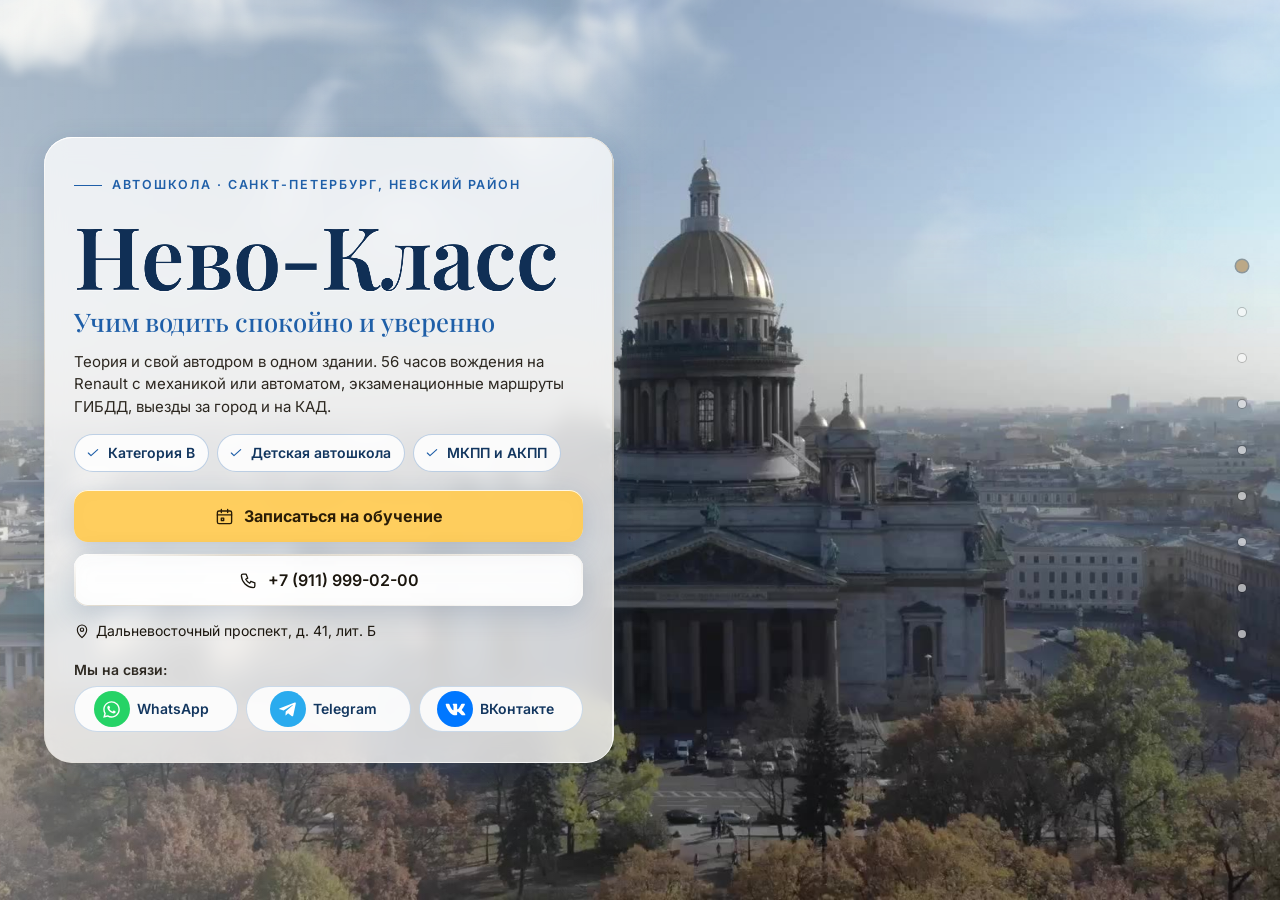
<file: index.html>
<!DOCTYPE html>
<html lang="ru" data-theme="light">
<head>
<meta charset="utf-8">
<meta name="viewport" content="width=device-width, initial-scale=1, viewport-fit=cover">
<title>Автошкола «Нево-Класс» — Санкт-Петербург, Невский район</title>
<meta name="description" content="Автошкола «Нево-Класс»: категория B на МКПП и АКПП, свой автодром, теория и вождение в одном месте, Дальневосточный проспект, 41 лит. Б. Запись: +7 (911) 999-02-00.">
<meta name="robots" content="noindex, nofollow, noarchive">
<meta name="geo.region" content="RU-SPE">
<meta name="geo.placename" content="Санкт-Петербург">
<meta name="geo.position" content="59.8944504;30.4585142">
<meta name="ICBM" content="59.8944504, 30.4585142">
<meta property="og:type" content="website">
<meta property="og:locale" content="ru_RU">
<meta property="og:site_name" content="Нево-Класс">
<meta property="og:title" content="Автошкола «Нево-Класс» — Санкт-Петербург, Невский район">
<meta property="og:description" content="Автошкола «Нево-Класс»: категория B на МКПП и АКПП, свой автодром, теория и вождение в одном месте, Дальневосточный проспект, 41 лит. Б. Запись: +7 (911) 999-02-00.">
<meta name="twitter:card" content="summary_large_image">
<meta name="twitter:title" content="Автошкола «Нево-Класс» — Санкт-Петербург, Невский район">
<meta name="twitter:description" content="Автошкола «Нево-Класс»: категория B на МКПП и АКПП, свой автодром, теория и вождение в одном месте, Дальневосточный проспект, 41 лит. Б. Запись: +7 (911) 999-02-00.">
<meta name="theme-color" content="#eef4fb">
<link rel="icon" href="data:image/svg+xml,%3Csvg%20xmlns%3D%22http%3A//www.w3.org/2000/svg%22%20viewBox%3D%220%200%2064%2064%22%3E%3Crect%20width%3D%2264%22%20height%3D%2264%22%20rx%3D%2214%22%20fill%3D%22%231f5fa8%22/%3E%3Ccircle%20cx%3D%2232%22%20cy%3D%2232%22%20r%3D%2217%22%20fill%3D%22none%22%20stroke%3D%22%23fff%22%20stroke-width%3D%225%22/%3E%3Ccircle%20cx%3D%2232%22%20cy%3D%2232%22%20r%3D%225%22%20fill%3D%22%23ffc54d%22/%3E%3C/svg%3E">
<script>document.documentElement.classList.add('js');try{var _i=parseInt(localStorage.getItem('nb_fs2'),10),_f=[1,1.15,1.3,1.5][_i];if(_f)document.documentElement.style.setProperty('--fs',_f)}catch(e){}</script>
<style id="hero-timing">:root{--hero-d:1.2s}</style>
<link rel="preload" as="image" href="img/hero-poster.jpg" fetchpriority="high">
<!-- шрифты лежат внутри сайта: Google Fonts у российской аудитории режется -->
<style>
@font-face{font-family:'Inter';font-style:normal;font-weight:400;font-display:swap;src:url(assets/fonts/inter-400-cyrillic-ext.woff2) format('woff2');unicode-range:U+0460-052F, U+1C80-1C8A, U+20B4, U+2DE0-2DFF, U+A640-A69F, U+FE2E-FE2F}
@font-face{font-family:'Inter';font-style:normal;font-weight:400;font-display:swap;src:url(assets/fonts/inter-400-cyrillic.woff2) format('woff2');unicode-range:U+0301, U+0400-045F, U+0490-0491, U+04B0-04B1, U+2116}
@font-face{font-family:'Inter';font-style:normal;font-weight:400;font-display:swap;src:url(assets/fonts/inter-400-latin-ext.woff2) format('woff2');unicode-range:U+0100-02BA, U+02BD-02C5, U+02C7-02CC, U+02CE-02D7, U+02DD-02FF, U+0304, U+0308, U+0329, U+1D00-1DBF, U+1E00-1E9F, U+1EF2-1EFF, U+2020, U+20A0-20AB, U+20AD-20C0, U+2113, U+2C60-2C7F, U+A720-A7FF}
@font-face{font-family:'Inter';font-style:normal;font-weight:400;font-display:swap;src:url(assets/fonts/inter-400-latin.woff2) format('woff2');unicode-range:U+0000-00FF, U+0131, U+0152-0153, U+02BB-02BC, U+02C6, U+02DA, U+02DC, U+0304, U+0308, U+0329, U+2000-206F, U+20AC, U+2122, U+2191, U+2193, U+2212, U+2215, U+FEFF, U+FFFD}
@font-face{font-family:'Inter';font-style:normal;font-weight:500;font-display:swap;src:url(assets/fonts/inter-500-cyrillic-ext.woff2) format('woff2');unicode-range:U+0460-052F, U+1C80-1C8A, U+20B4, U+2DE0-2DFF, U+A640-A69F, U+FE2E-FE2F}
@font-face{font-family:'Inter';font-style:normal;font-weight:500;font-display:swap;src:url(assets/fonts/inter-500-cyrillic.woff2) format('woff2');unicode-range:U+0301, U+0400-045F, U+0490-0491, U+04B0-04B1, U+2116}
@font-face{font-family:'Inter';font-style:normal;font-weight:500;font-display:swap;src:url(assets/fonts/inter-500-latin-ext.woff2) format('woff2');unicode-range:U+0100-02BA, U+02BD-02C5, U+02C7-02CC, U+02CE-02D7, U+02DD-02FF, U+0304, U+0308, U+0329, U+1D00-1DBF, U+1E00-1E9F, U+1EF2-1EFF, U+2020, U+20A0-20AB, U+20AD-20C0, U+2113, U+2C60-2C7F, U+A720-A7FF}
@font-face{font-family:'Inter';font-style:normal;font-weight:500;font-display:swap;src:url(assets/fonts/inter-500-latin.woff2) format('woff2');unicode-range:U+0000-00FF, U+0131, U+0152-0153, U+02BB-02BC, U+02C6, U+02DA, U+02DC, U+0304, U+0308, U+0329, U+2000-206F, U+20AC, U+2122, U+2191, U+2193, U+2212, U+2215, U+FEFF, U+FFFD}
@font-face{font-family:'Inter';font-style:normal;font-weight:600;font-display:swap;src:url(assets/fonts/inter-600-cyrillic-ext.woff2) format('woff2');unicode-range:U+0460-052F, U+1C80-1C8A, U+20B4, U+2DE0-2DFF, U+A640-A69F, U+FE2E-FE2F}
@font-face{font-family:'Inter';font-style:normal;font-weight:600;font-display:swap;src:url(assets/fonts/inter-600-cyrillic.woff2) format('woff2');unicode-range:U+0301, U+0400-045F, U+0490-0491, U+04B0-04B1, U+2116}
@font-face{font-family:'Inter';font-style:normal;font-weight:600;font-display:swap;src:url(assets/fonts/inter-600-latin-ext.woff2) format('woff2');unicode-range:U+0100-02BA, U+02BD-02C5, U+02C7-02CC, U+02CE-02D7, U+02DD-02FF, U+0304, U+0308, U+0329, U+1D00-1DBF, U+1E00-1E9F, U+1EF2-1EFF, U+2020, U+20A0-20AB, U+20AD-20C0, U+2113, U+2C60-2C7F, U+A720-A7FF}
@font-face{font-family:'Inter';font-style:normal;font-weight:600;font-display:swap;src:url(assets/fonts/inter-600-latin.woff2) format('woff2');unicode-range:U+0000-00FF, U+0131, U+0152-0153, U+02BB-02BC, U+02C6, U+02DA, U+02DC, U+0304, U+0308, U+0329, U+2000-206F, U+20AC, U+2122, U+2191, U+2193, U+2212, U+2215, U+FEFF, U+FFFD}
@font-face{font-family:'Inter';font-style:normal;font-weight:700;font-display:swap;src:url(assets/fonts/inter-700-cyrillic-ext.woff2) format('woff2');unicode-range:U+0460-052F, U+1C80-1C8A, U+20B4, U+2DE0-2DFF, U+A640-A69F, U+FE2E-FE2F}
@font-face{font-family:'Inter';font-style:normal;font-weight:700;font-display:swap;src:url(assets/fonts/inter-700-cyrillic.woff2) format('woff2');unicode-range:U+0301, U+0400-045F, U+0490-0491, U+04B0-04B1, U+2116}
@font-face{font-family:'Inter';font-style:normal;font-weight:700;font-display:swap;src:url(assets/fonts/inter-700-latin-ext.woff2) format('woff2');unicode-range:U+0100-02BA, U+02BD-02C5, U+02C7-02CC, U+02CE-02D7, U+02DD-02FF, U+0304, U+0308, U+0329, U+1D00-1DBF, U+1E00-1E9F, U+1EF2-1EFF, U+2020, U+20A0-20AB, U+20AD-20C0, U+2113, U+2C60-2C7F, U+A720-A7FF}
@font-face{font-family:'Inter';font-style:normal;font-weight:700;font-display:swap;src:url(assets/fonts/inter-700-latin.woff2) format('woff2');unicode-range:U+0000-00FF, U+0131, U+0152-0153, U+02BB-02BC, U+02C6, U+02DA, U+02DC, U+0304, U+0308, U+0329, U+2000-206F, U+20AC, U+2122, U+2191, U+2193, U+2212, U+2215, U+FEFF, U+FFFD}
@font-face{font-family:'Playfair Display';font-style:normal;font-weight:500;font-display:swap;src:url(assets/fonts/playfair-display-500-cyrillic.woff2) format('woff2');unicode-range:U+0301, U+0400-045F, U+0490-0491, U+04B0-04B1, U+2116}
@font-face{font-family:'Playfair Display';font-style:normal;font-weight:500;font-display:swap;src:url(assets/fonts/playfair-display-500-latin-ext.woff2) format('woff2');unicode-range:U+0100-02BA, U+02BD-02C5, U+02C7-02CC, U+02CE-02D7, U+02DD-02FF, U+0304, U+0308, U+0329, U+1D00-1DBF, U+1E00-1E9F, U+1EF2-1EFF, U+2020, U+20A0-20AB, U+20AD-20C0, U+2113, U+2C60-2C7F, U+A720-A7FF}
@font-face{font-family:'Playfair Display';font-style:normal;font-weight:500;font-display:swap;src:url(assets/fonts/playfair-display-500-latin.woff2) format('woff2');unicode-range:U+0000-00FF, U+0131, U+0152-0153, U+02BB-02BC, U+02C6, U+02DA, U+02DC, U+0304, U+0308, U+0329, U+2000-206F, U+20AC, U+2122, U+2191, U+2193, U+2212, U+2215, U+FEFF, U+FFFD}
@font-face{font-family:'Playfair Display';font-style:normal;font-weight:600;font-display:swap;src:url(assets/fonts/playfair-display-600-cyrillic.woff2) format('woff2');unicode-range:U+0301, U+0400-045F, U+0490-0491, U+04B0-04B1, U+2116}
@font-face{font-family:'Playfair Display';font-style:normal;font-weight:600;font-display:swap;src:url(assets/fonts/playfair-display-600-latin-ext.woff2) format('woff2');unicode-range:U+0100-02BA, U+02BD-02C5, U+02C7-02CC, U+02CE-02D7, U+02DD-02FF, U+0304, U+0308, U+0329, U+1D00-1DBF, U+1E00-1E9F, U+1EF2-1EFF, U+2020, U+20A0-20AB, U+20AD-20C0, U+2113, U+2C60-2C7F, U+A720-A7FF}
@font-face{font-family:'Playfair Display';font-style:normal;font-weight:600;font-display:swap;src:url(assets/fonts/playfair-display-600-latin.woff2) format('woff2');unicode-range:U+0000-00FF, U+0131, U+0152-0153, U+02BB-02BC, U+02C6, U+02DA, U+02DC, U+0304, U+0308, U+0329, U+2000-206F, U+20AC, U+2122, U+2191, U+2193, U+2212, U+2215, U+FEFF, U+FFFD}
/* ===== Notary site — generator stylesheet (light warm base, dark theme by toggle) ===== */
:root{
  --p100:#665230; --p90:#97825e; --p80:#bba887; --p70:#c2b9a9; --p50:#dad5ce; --p40:#e0dedb;
  --p30:#eeece9; --p20:#f1f1f0; --p10:#f8f8f8; --n100:#0e0f11; --n90:#3c404b; --n10:#fff;

  --bg:var(--p10); --bg2:var(--p20); --bg3:var(--p30); --card:var(--n10); --text:var(--n100); --muted:var(--n90);
  --line:var(--p50); --line2:var(--p40); --accent:var(--p90); --accent-d:var(--p100); --accent-l:var(--p80); --accent-soft:var(--p30);
  --on-accent:#fff; --shadow:0 1px 10px rgba(51,51,51,.10); --shadow-lg:0 12px 40px rgba(30,24,10,.14);
  --hero-ov1:rgba(14,15,17,.72); --hero-ov2:rgba(14,15,17,.30); --sec-ov:rgba(248,248,248,.72);
  --ok:#2e8b57; --bad:#b4453b;
  /* те же цвета составляющими: rgba() понимают все браузеры, color-mix() — нет */
  --bg-rgb:248,248,248; --card-rgb:255,255,255; --accent-rgb:151,130,94; --ok-rgb:46,139,87;

  --zc:var(--fs); --fs:1; --vwu:calc(1vw / var(--fs)); --vhu:calc(1vh / var(--fs));   /* масштаб текста (А−/А+) и «честные» vw/vh под ним */
  --hdr-h:68px; --bar-h:70px; --vh:calc(100*var(--vhu)); --gap:24px; --radius:14px; --radius-s:10px;
  --font:"Inter",Tahoma,Arial,sans-serif; --serif:"Playfair Display",Georgia,"Times New Roman",serif;
  --ease:cubic-bezier(.65,.05,.36,1); --speed:520ms;
}
html[data-theme="dark"]{
  --bg:#17150f; --bg2:#1d1a13; --bg3:#252117; --card:#221e15; --text:#f1ebdf; --muted:#b9ae98;
  --line:#3a3325; --line2:#2f2a1e; --accent:#c9b17f; --accent-d:#e0cf9f; --accent-l:#8d7b58; --accent-soft:#2a251a;
  --on-accent:#17150f; --shadow:0 1px 12px rgba(0,0,0,.45); --shadow-lg:0 14px 40px rgba(0,0,0,.55);
  --hero-ov1:rgba(10,9,6,.80); --hero-ov2:rgba(10,9,6,.40); --sec-ov:rgba(16,15,12,.76);
  --bg-rgb:23,21,15; --card-rgb:34,30,21; --accent-rgb:201,177,127;
}

*,*::before,*::after{box-sizing:border-box}
/* А−/А+: весь сайт — шапка, плашки, меню, формы, окна — растёт пропорционально, как при увеличении масштаба в браузере */
html{-webkit-text-size-adjust:100%;scroll-behavior:auto;zoom:var(--fs,1)}
html,body{height:100%;margin:0;overflow:hidden;background:var(--bg);color:var(--text);
  font-family:var(--font);font-size:16px;line-height:1.55;-webkit-font-smoothing:antialiased}
body{overscroll-behavior:none;position:relative}
a{color:inherit;text-decoration:none}
img{display:block;max-width:100%}
button{font:inherit;color:inherit;background:none;border:0;padding:0;cursor:pointer}
input,select,textarea{font:inherit;color:inherit}
h1,h2,h3,h4,p{margin:0}
ul{margin:0;padding:0;list-style:none}
svg{display:block}
.ico{width:22px;height:22px;stroke:currentColor;fill:none;stroke-width:1.7;stroke-linecap:round;stroke-linejoin:round;flex:none}
.vh{position:absolute!important;width:1px;height:1px;overflow:hidden;clip:rect(0 0 0 0);white-space:nowrap}

/* ---------- typography helpers ---------- */
.kicker{display:inline-flex;align-items:center;gap:10px;font-size:13px;font-weight:600;letter-spacing:.14em;text-transform:uppercase;color:var(--accent)}
.kicker::before{content:"";width:28px;height:1px;background:var(--accent)}
.h2{font-size:clamp(26px,calc(3.2*var(--vwu,1vw)),40px);font-weight:600;letter-spacing:-.02em;line-height:1.12;margin-top:10px}
.lead{color:var(--muted);font-size:17px;max-width:640px;margin-top:12px}
.sec-head{margin-bottom:28px}
#contacts .sec-head{margin-bottom:18px}

/* ---------- buttons ---------- */
.btn{display:inline-flex;align-items:center;justify-content:center;gap:10px;min-height:48px;padding:0 22px;border-radius:999px;
  font-weight:600;font-size:15px;line-height:1;border:1.5px solid transparent;transition:background .25s,color .25s,border-color .25s,transform .2s,box-shadow .25s;white-space:nowrap}
.btn:active{transform:translateY(1px)}
.btn-primary{background:var(--accent-d);color:var(--on-accent);border-color:var(--accent-d)}
.btn-primary:hover{background:var(--accent);border-color:var(--accent);color:#fff}
html[data-theme="dark"] .btn-primary:hover{color:#17150f}
.btn-ghost{border-color:var(--line);color:var(--text);background:var(--card)}
.btn-ghost:hover{border-color:var(--accent);color:var(--accent-d)}
.btn-light{background:rgba(255,255,255,.14);color:#fff;border-color:rgba(255,255,255,.55);backdrop-filter:blur(6px)}
.btn-light:hover{background:#fff;color:var(--n100)}
.btn-white{background:#fff;color:var(--n100);border-color:#fff}
.btn-white:hover{background:var(--p30);border-color:var(--p30)}
.btn .ico{width:18px;height:18px}
.btn-sm{min-height:44px;padding:0 16px;font-size:14px}

/* ---------- header ---------- */
.hdr{position:fixed;top:0;left:0;right:0;height:var(--hdr-h);z-index:200;display:flex;align-items:center;
  zoom:calc(1 / var(--zc,1)); --vwu:1vw; --vhu:1vh;   /* А−/А+ шапку не трогают: она всегда как при 100 % (страница в zoom, шапка — встречный zoom) */
  background:rgba(var(--bg-rgb),.88);backdrop-filter:blur(12px);-webkit-backdrop-filter:blur(12px);
  border-bottom:1px solid var(--line2);transition:background .3s}
.hdr-in{width:100%;max-width:1280px;margin:0 auto;padding:0 28px;display:flex;align-items:center;gap:24px}
.brand{display:flex;align-items:center;gap:12px;min-width:0;min-height:44px}
.mono-img{object-fit:contain;background:#fff;padding:2px;box-sizing:border-box}
.mono{width:42px;height:42px;border-radius:12px;background:var(--accent-d);color:var(--on-accent);display:grid;place-items:center;
  font-family:var(--serif);font-size:20px;font-weight:600;flex:none;letter-spacing:.02em}
.brand-t{display:flex;flex-direction:column;line-height:1.15;min-width:0}
.brand-n{font-weight:600;font-size:15px;white-space:nowrap;overflow:hidden;text-overflow:ellipsis}
.brand-s{font-size:13px;color:var(--muted);white-space:nowrap;overflow:hidden;text-overflow:ellipsis}
.nav{display:flex;align-items:center;gap:4px;margin-left:auto}
.nav > li{position:relative}
.nav-a{display:inline-flex;align-items:center;gap:6px;min-height:44px;padding:10px 12px;border-radius:8px;font-size:14px;font-weight:500;color:var(--text);opacity:.8;transition:opacity .2s,background .2s}
.nav-a:hover,.nav-a.cur,.nav > li.open > .nav-a{opacity:1;background:var(--bg3)}
.nav-a .chev{width:14px;height:14px;transition:transform .25s}
.nav > li.open > .nav-a .chev{transform:rotate(180deg)}
.hdr-tools{display:flex;align-items:center;gap:6px;margin-left:8px}
.tool{width:44px;height:44px;border-radius:10px;display:grid;place-items:center;color:var(--text);opacity:.8;transition:background .2s,opacity .2s}
.tool:hover{background:var(--bg3);opacity:1}
.tool .ico{width:20px;height:20px}
.tool-lang{width:auto;padding:0 10px;gap:6px;font-size:13px;font-weight:600;letter-spacing:.04em;display:flex;align-items:center}
.lang-wrap{position:relative}
.lang-dd{position:absolute;right:0;top:calc(100% + 8px);background:var(--card);border:1px solid var(--line);border-radius:12px;box-shadow:var(--shadow-lg);
  padding:6px;min-width:190px;display:none;z-index:210}
.lang-wrap.open .lang-dd{display:block}
.lang-dd button,.lang-dd a{display:flex;width:100%;align-items:center;gap:10px;min-height:44px;padding:9px 12px;border-radius:8px;font-size:14px;text-align:left}
.lang-dd button:hover,.lang-dd a:hover{background:var(--bg3)}
.lang-dd button.cur,.lang-dd a.cur{color:var(--accent-d);font-weight:600}
.lang-dd b{font-size:13px;letter-spacing:.08em;width:26px;color:var(--muted)}
.hdr-book{margin-left:4px}
.burger{display:none}
.moon,.sun{display:none}
html[data-theme="dark"] .sun{display:block}
html:not([data-theme="dark"]) .moon{display:block}

/* mega menu */
.mega{position:absolute;left:50%;top:calc(100% + 10px);transform:translateX(-50%);width:min(980px,calc(calc(100*var(--vwu,1vw)) - 40px));
  background:var(--card);border:1px solid var(--line);border-radius:16px;box-shadow:var(--shadow-lg);padding:20px;display:none;z-index:210}
.nav > li.open > .mega{display:block}
.mega-head{display:flex;justify-content:space-between;align-items:baseline;gap:16px;padding:0 6px 14px;border-bottom:1px solid var(--line2);margin-bottom:12px}
.mega-head b{font-size:14px}
.mega-head span{font-size:13px;color:var(--muted)}
.mega-grid{display:grid;grid-template-columns:repeat(2,1fr);gap:4px}
.mega-it{display:flex;gap:12px;align-items:flex-start;padding:10px 12px;border-radius:10px;text-align:left;width:100%;transition:background .2s}
.mega-it:hover{background:var(--bg3)}
.mega-it .cic{width:38px;height:38px;border-radius:10px;background:var(--accent-soft);color:var(--accent-d);display:grid;place-items:center;flex:none}
.mega-it .cic .ico{width:20px;height:20px}
.mega-it b{display:block;font-size:14px;font-weight:600}
.mega-it small{display:block;font-size:13px;color:var(--muted);line-height:1.35;margin-top:2px}
.mega-it em{font-style:normal;font-size:13px;color:var(--accent);margin-top:3px;display:block}

/* mobile menu */
.mmenu{position:fixed;top:calc(var(--hdr-h) / var(--zc,1));left:0;right:0;bottom:var(--bar-h);z-index:190;background:var(--bg);overflow-y:auto;padding:14px 18px 30px;display:none}
.mmenu.open{display:block}
.mmenu a,.mmenu .macc > button{display:flex;align-items:center;justify-content:space-between;width:100%;padding:14px 6px;border-bottom:1px solid var(--line2);font-size:17px;font-weight:500;text-align:left}
.mmenu .macc > button .chev{width:18px;height:18px;transition:transform .25s}
.mmenu .macc.open > button .chev{transform:rotate(180deg)}
.mmenu .macc-list{display:none;padding:4px 0 8px}
.mmenu .macc.open .macc-list{display:block}
.mmenu .macc-list button{display:flex;align-items:center;gap:12px;width:100%;padding:11px 8px;border-radius:10px;text-align:left;font-size:15px}
.mmenu .macc-list button:hover{background:var(--bg3)}
.mmenu .macc-list .cic{width:32px;height:32px;border-radius:8px;background:var(--accent-soft);color:var(--accent-d);display:grid;place-items:center;flex:none}
.mmenu .macc-list .cic .ico{width:17px;height:17px}
.mmenu-foot{display:flex;flex-wrap:wrap;gap:8px;margin-top:18px}
.mmenu-foot .btn{flex:1}

/* ---------- full-page scroller ---------- */
.fp{position:relative;width:100%;height:var(--vh);overflow:hidden}
.fp-track{will-change:transform;transition:transform var(--speed) var(--ease)}
.fp-track.no-anim{transition:none}
.sec{position:relative;height:var(--vh);width:100%;overflow:hidden}
.sec-scroll{height:100%;overflow-y:auto;overflow-x:hidden;display:flex;flex-direction:column;
  padding:calc(var(--hdr-h) / var(--zc,1) + 20px) 28px calc(var(--bar-h) + 96px);-webkit-overflow-scrolling:touch;scrollbar-width:thin;scrollbar-color:var(--line) transparent}
.wrap{margin:auto;width:100%;max-width:1180px}
.sec-alt{background:var(--bg2)}

/* reveal animation */
.rv{opacity:0;transform:translateY(18px);transition:opacity .7s ease,transform .7s ease;transition-delay:calc(var(--i,0) * 90ms)}
.sec.active .rv{opacity:1;transform:none}

/* side dots */
.dots{position:fixed;right:16px;top:50%;transform:translateY(-50%);z-index:150;display:flex;flex-direction:column;gap:2px}
.dots button{position:relative;width:44px;height:44px;display:grid;place-items:center}
.dots button::after{content:"";width:8px;height:8px;border-radius:50%;background:var(--muted);opacity:.45;transition:transform .25s,opacity .25s,background .25s}
.dots button:hover::after{opacity:.9}
.dots button.cur::after{background:var(--accent);opacity:1;transform:scale(1.5)}
.dots button span{position:absolute;right:32px;top:50%;transform:translateY(-50%) translateX(6px);background:var(--n100);color:#fff;font-size:13px;
  padding:5px 10px;border-radius:6px;white-space:nowrap;opacity:0;pointer-events:none;transition:opacity .2s,transform .2s}
.dots button:hover span{opacity:1;transform:translateY(-50%)}
.sec-hero ~ .dots{color:#fff}
body[data-sec="0"] .dots button::after{background:#fff}
body[data-sec="0"] .dots button.cur::after{background:var(--p80)}

.sec:not(.sec-hero) .sec-scroll{position:relative;z-index:1}

.status{display:inline-flex;align-items:center;gap:8px;padding:8px 14px 8px 10px;border-radius:999px;background:rgba(255,255,255,.12);border:1px solid rgba(255,255,255,.28);font-size:13px;backdrop-filter:blur(6px)}
.status i{width:9px;height:9px;border-radius:50%;background:#7bd389;box-shadow:0 0 0 3px rgba(123,211,137,.28)}
.status.closed i{background:#f08a7e;box-shadow:0 0 0 3px rgba(240,138,126,.28)}
.status.soon i{background:#f0c674;box-shadow:0 0 0 3px rgba(240,198,116,.28)}
.status span{opacity:.85}
.addr-link{display:inline-flex;align-items:center;gap:6px;border-bottom:1px solid currentColor;padding:13px 0 14px;margin:-13px 0 -14px;transition:color .2s}
.addr-link:hover{color:var(--accent)}
.addr-link .ico{width:16px;height:16px}

/* ---------- services ---------- */
.svc-grid{display:grid;grid-template-columns:repeat(5,1fr);gap:14px}
.svc{display:flex;flex-direction:column;align-items:flex-start;gap:10px;padding:18px 16px 16px;border-radius:var(--radius);background:var(--card);border:1px solid var(--line2);
  text-align:left;min-height:170px;transition:transform .25s,box-shadow .25s,border-color .25s;position:relative}
.svc:hover{transform:translateY(-3px);box-shadow:var(--shadow-lg);border-color:var(--accent-l)}
.svc .cic{width:44px;height:44px;border-radius:12px;background:var(--accent-soft);color:var(--accent-d);display:grid;place-items:center}
.svc b{font-size:15px;font-weight:600;line-height:1.3}
.svc small{font-size:13px;color:var(--muted);line-height:1.35}
.svc em{font-style:normal;font-size:13px;color:var(--accent);margin-top:auto;padding-top:6px;display:inline-flex;align-items:center;gap:4px}
.svc em .ico{width:12px;height:12px}

/* ---------- about ---------- */
.about{display:grid;grid-template-columns:1.15fr .85fr;gap:48px;align-items:start}
.about-txt p{color:var(--muted);margin-top:14px;font-size:16px}
.about-txt p:first-of-type{color:var(--text)}
.quote{margin-top:22px;padding:16px 20px;border-left:3px solid var(--accent);background:var(--card);border-radius:0 12px 12px 0;font-family:var(--serif);font-size:18px;line-height:1.45;color:var(--text)}
.creds{display:grid;gap:10px}
.cred{display:flex;gap:14px;align-items:center;padding:14px 16px;border-radius:12px;background:var(--card);border:1px solid var(--line2)}
.cred .cic{width:40px;height:40px;border-radius:10px;background:var(--accent-soft);color:var(--accent-d);display:grid;place-items:center;flex:none}
.cred .cic .ico{width:20px;height:20px}
.cred small{display:block;font-size:13px;color:var(--muted);text-transform:uppercase;letter-spacing:.06em}
.cred b{display:block;font-size:15px;font-weight:600;line-height:1.3}
.chips{display:flex;flex-wrap:wrap;gap:8px;margin-top:16px}
.chips li{padding:8px 14px;border-radius:999px;border:1px solid var(--accent-l);color:var(--accent-d);font-size:13.5px;font-weight:500;background:var(--card)}
.strong-lbl{margin-top:22px;font-size:13px;text-transform:uppercase;letter-spacing:.1em;color:var(--muted)}

/* ---------- how ---------- */
.steps{display:grid;grid-template-columns:repeat(5,1fr);gap:16px;position:relative;margin-top:14px}
.steps::before{content:"";position:absolute;left:8%;right:8%;top:30px;height:1px;background:var(--line)}
.step{position:relative;padding:0 8px}
.step-n{width:60px;height:60px;border-radius:50%;background:var(--card);border:1.5px solid var(--accent-l);color:var(--accent-d);display:grid;place-items:center;
  font-family:var(--serif);font-size:24px;font-weight:600;position:relative;z-index:1;transition:background .4s,color .4s}
.sec.active .step-n{animation:pop .6s var(--ease) both;animation-delay:calc(var(--i) * 140ms + 150ms)}
@keyframes pop{0%{transform:scale(.6);opacity:0}60%{transform:scale(1.08);opacity:1}100%{transform:scale(1)}}
.step b{display:block;margin-top:16px;font-size:17px;font-weight:600}
.step p{color:var(--muted);font-size:14.5px;margin-top:6px}

/* ---------- reviews ---------- */
.reviews{display:grid;grid-template-columns:300px 1fr;gap:28px;align-items:start}
.rsum{background:var(--card);border:1px solid var(--line2);border-radius:var(--radius);padding:26px 24px;text-align:center}
.rsum .big{font-family:var(--serif);font-size:64px;line-height:1;font-weight:500;color:var(--accent-d)}
.stars{display:inline-flex;gap:3px;--fill:100%}
.stars svg{width:20px;height:20px}
.stars .st{fill:var(--line);stroke:none}
.stars .st.on{fill:#e7b73b}
.stars .st.half{fill:url(#halfgrad)}
.rsum .stars{margin-top:8px}
.rsum p{color:var(--muted);font-size:13.5px;margin-top:10px;line-height:1.4}
.rsum .btn{margin-top:16px;width:100%}
.rsum .gis{display:block;margin:10px 0 -14px;padding:14px 0;font-size:13px;color:var(--accent-d);text-decoration:underline;text-underline-offset:3px}
.rgrid{display:grid;grid-template-columns:repeat(2,1fr);gap:14px}
.rev{background:var(--card);border:1px solid var(--line2);border-radius:var(--radius);padding:20px;display:flex;flex-direction:column;gap:10px}
.rev .stars svg{width:15px;height:15px}
.rev p{font-size:14.5px;line-height:1.5;flex:1}
.rev p::before{content:"“";font-family:var(--serif);color:var(--accent);font-size:22px;line-height:0;margin-right:4px;vertical-align:-6px}
.rev-meta{display:flex;flex-wrap:wrap;justify-content:space-between;gap:4px 10px;align-items:baseline;font-size:13px;color:var(--muted)}
.rev-meta b{color:var(--text);font-weight:600}
.rev-src{display:inline-flex;align-items:center;gap:5px;white-space:nowrap;margin-left:auto}
.rev-src i{width:6px;height:6px;border-radius:50%;background:var(--accent)}
.rev-sample{color:var(--muted);font-style:italic;opacity:.85}
.rev-real{color:var(--accent-d);font-weight:600}
.rev-real i{background:var(--ok)}
.rev-is-real{border-color:var(--accent-l)}
.demo-note{margin-top:14px;max-width:760px;font-size:13.5px;line-height:1.45;color:var(--muted);background:var(--accent-soft);
  border-left:3px solid var(--accent);border-radius:0 8px 8px 0;padding:8px 12px}
.rnote{margin-top:14px;font-size:13px;color:var(--muted)}

/* ---------- faq ---------- */
.faq{display:grid;grid-template-columns:1fr 1fr;gap:0 32px;align-items:start}
.faq-col{display:flex;flex-direction:column}
.fq{border-bottom:1px solid var(--line)}
.fq > button{display:flex;width:100%;align-items:center;justify-content:space-between;gap:16px;min-height:44px;padding:16px 4px;text-align:left;font-weight:600;font-size:15.5px;line-height:1.35}
.fq > button .pl{width:26px;height:26px;border-radius:50%;border:1px solid var(--line);display:grid;place-items:center;flex:none;color:var(--accent-d);transition:transform .3s,background .3s}
.fq > button .pl .ico{width:14px;height:14px}
.fq.open > button .pl{transform:rotate(45deg);background:var(--accent-soft)}
.fq-a{display:grid;grid-template-rows:0fr;transition:grid-template-rows .35s var(--ease)}
.fq.open .fq-a{grid-template-rows:1fr}
.fq-a > div{overflow:hidden}
.fq-a p{color:var(--muted);font-size:14.5px;padding:0 4px 16px;line-height:1.55}
.fq-a .faq-note{font-size:13px;color:var(--accent-d);padding-bottom:6px}
.fq-a .faq-note:empty{display:none}

/* ---------- contacts ---------- */
.contacts{display:grid;grid-template-columns:1fr 1.05fr 1fr;gap:18px;align-items:stretch}
.contacts .cbox{padding:16px 18px}
.cbox{background:var(--card);border:1px solid var(--line2);border-radius:var(--radius);padding:20px}
.cl{display:grid;gap:12px}
.cl li{display:flex;gap:12px;align-items:flex-start}
.cl .cic{width:36px;height:36px;border-radius:10px;background:var(--accent-soft);color:var(--accent-d);display:grid;place-items:center;flex:none}
.cl .cic .ico{width:18px;height:18px}
.cl small{display:block;font-size:13px;color:var(--muted);text-transform:uppercase;letter-spacing:.06em}
.cl b{display:block;font-weight:500;font-size:15px;line-height:1.4}
.cl a.tel,.cl a.mail{display:block;padding:14px 0;margin:-14px 0}
.cl a.tel:hover,.cl a.mail:hover{color:var(--accent-d)}
.hours-link{display:inline-block;font-size:13px;color:var(--accent-d);text-decoration:underline;text-underline-offset:3px;padding:14px 0;margin:-14px 0}
.cl .msgs{display:flex;gap:8px;margin-top:4px;flex-wrap:wrap}
.cl .msgs a{display:inline-flex;align-items:center;gap:6px;padding:6px 10px;border-radius:8px;border:1px solid var(--line);font-size:13px;min-height:44px}
.cl .msgs a .ico{width:16px;height:16px}
.mapbox{display:flex;flex-direction:column;gap:12px;padding:12px}
.map{flex:1;min-height:280px;border-radius:10px;overflow:hidden;border:1px solid var(--line);background:var(--bg3);position:relative}
.map iframe{width:100%;height:100%;border:0;position:absolute;inset:0}
.map-actions{display:flex;gap:8px;flex-wrap:wrap}
.map-actions .btn{flex:1;min-height:44px;font-size:14px;padding:0 12px}

/* form */
.form h3{font-size:19px;font-weight:600}
.form .fdesc{color:var(--muted);font-size:13.5px;margin-top:6px}
.fg{display:grid;gap:8px;margin-top:12px}
.f2{display:grid;grid-template-columns:1fr 1fr;gap:10px}
.fld{display:flex;flex-direction:column;gap:4px}
.fld label{font-size:13px;color:var(--muted);font-weight:500}
.fld input,.fld select,.fld textarea{width:100%;background:var(--bg);border:1px solid var(--line);border-radius:10px;padding:8px 12px;font-size:14px;transition:border-color .2s,box-shadow .2s;min-height:44px}
.fld textarea{min-height:48px;resize:vertical}
.fld input:focus,.fld select:focus,.fld textarea:focus{outline:0;border-color:var(--accent);box-shadow:0 0 0 3px rgba(var(--accent-rgb),.22)}
.fld.err input,.fld.err select{border-color:var(--bad)}
.ferr{font-size:13px;color:var(--bad);display:none}
.fld.err .ferr{display:block}
.fnote{font-size:13px;color:var(--muted);margin-top:8px;line-height:1.4}
.fok{display:none;margin-top:10px;padding:10px 12px;border-radius:10px;background:rgba(var(--ok-rgb),.12);color:var(--ok);font-size:13.5px}
.fok.show{display:block}

.foot{margin-top:18px;padding-top:12px;padding-left:250px;flex-wrap:nowrap;align-items:flex-start;border-top:1px solid var(--line2);display:flex;justify-content:space-between;gap:16px;flex-wrap:wrap;font-size:13px;color:var(--muted)}
.foot p{max-width:none}
.foot .fl{white-space:nowrap;flex:none}
.foot .fl a{margin-left:14px;padding:14px 0;margin-top:-14px;margin-bottom:-14px;display:inline-block;min-width:44px;text-align:center;text-decoration:underline;text-underline-offset:3px}

/* ---------- bottom bar ---------- */
.bar{position:fixed;inset:auto 0 0;z-index:300;background:var(--card);box-shadow:0 -1px 10px rgba(51,51,51,.1);border-top:1px solid var(--line2);
  padding:6px 0;padding-bottom:calc(6px + env(safe-area-inset-bottom,0px))}
.bar-in{display:flex;justify-content:space-around;align-items:center;max-width:1080px;margin:0 auto}
.bi{display:flex;flex-direction:column;align-items:center;gap:5px;padding:8px 24px;border-radius:10px;font-size:13.5px;line-height:1;color:var(--text);opacity:.65;
  transition:opacity .3s,background .3s,color .3s;flex:1;max-width:190px;min-width:0}
.bi span{white-space:nowrap;max-width:100%;overflow:hidden;text-overflow:ellipsis}
.bi .ico{width:24px;height:24px}
.bi:hover{opacity:1;background:var(--bg3)}
.bi.cur{opacity:1;color:var(--accent-d)}


/* ---------- modals ---------- */
.modal{position:fixed;inset:0;z-index:400;background:rgba(14,15,17,.62);display:none;align-items:center;justify-content:center;padding:20px}
.modal.open{display:flex}
.mbox{background:var(--card);color:var(--text);border-radius:18px;width:100%;max-width:560px;max-height:min(calc(86*var(--vhu,1vh)),860px);overflow:auto;padding:26px 26px 22px;position:relative;box-shadow:var(--shadow-lg);
  animation:mup .3s var(--ease)}
@keyframes mup{from{opacity:0;transform:translateY(16px) scale(.98)}to{opacity:1;transform:none}}
.mbox-lg{max-width:760px}
.mclose{position:absolute;top:12px;right:12px;width:44px;height:44px;border-radius:50%;display:grid;place-items:center;color:var(--muted)}
.mclose:hover{background:var(--bg3);color:var(--text)}
.mbox h3{font-size:22px;font-weight:600;padding-right:36px}
.mbox .msub{color:var(--muted);font-size:14px;margin-top:4px}
.hours-t{width:100%;border-collapse:collapse;margin-top:16px;font-size:15px}
.hours-t td{padding:9px 6px;border-bottom:1px solid var(--line2)}
.hours-t td:last-child{text-align:right;font-weight:500;white-space:nowrap}
.hours-t tr.today td{color:var(--accent-d);font-weight:600}
.hours-t tr.today td:first-child::after{content:" · " attr(data-today);font-weight:400;font-size:13px;color:var(--muted)}
.hours-t tr.off td:last-child{color:var(--muted);font-weight:400}
.mnote{margin-top:14px;padding:12px 14px;border-radius:10px;background:var(--bg2);font-size:13.5px;color:var(--muted)}
.mnote b{display:block;color:var(--text);margin-bottom:3px;font-size:13px}
.mcontacts{display:flex;flex-wrap:wrap;gap:8px;margin-top:14px}
.mcontacts a{display:inline-flex;align-items:center;gap:7px;min-height:44px;padding:9px 13px;border-radius:10px;border:1px solid var(--line);font-size:13.5px}
.mcontacts a .ico{width:16px;height:16px}
.mcontacts a:hover{border-color:var(--accent)}
/* способы записи: позвонить, написать на почту, заказать обратный звонок */
.bk-opts{display:grid;gap:10px;margin-top:14px}
.bk-opt{display:flex;align-items:center;gap:14px;min-height:60px;padding:10px 16px;border-radius:14px;border:1px solid var(--line);background:var(--bg3);color:var(--text);font-size:16px;font-weight:600;text-align:left;text-decoration:none;transition:border-color .2s,background .2s}
.bk-opt:hover{border-color:var(--accent);background:var(--accent-soft)}
.bk-opt .ico{width:24px;height:24px;color:var(--accent-d);flex:none}
.bk-opt small{display:block;font-weight:400;font-size:13px;color:var(--muted);margin-top:1px}
.mbox-book{max-width:440px}
/* оплата значками, подпись у общего телефона */
.pay-pills{display:flex;flex-wrap:wrap;gap:6px;margin-top:5px}
.pay-pill{display:inline-flex;align-items:center;gap:6px;padding:4px 11px 4px 9px;border-radius:999px;border:1px solid var(--line);background:var(--bg3);font-size:13px;font-weight:600;line-height:1.3;white-space:nowrap}
.pay-pill .ico{width:15px;height:15px;color:var(--accent-d)}
.pay-pill.pay-logo{background:#fff;border-color:rgba(0,0,0,.12);padding:3px 11px;min-height:28px}
.pay-pill.pay-logo img{display:block;height:17px;width:auto}
.pay-pill.pay-logo img[src$="sbp.svg"]{height:20px}

.brand-t{display:flex;flex-direction:column;justify-content:center;gap:2px;line-height:1.1;min-width:0}
.brand-s{display:block;font-size:10.5px;font-weight:600;letter-spacing:.16em;text-transform:uppercase;color:var(--muted);white-space:nowrap;overflow:visible;text-overflow:clip}
.brand-n{font-size:16px;font-weight:600;white-space:nowrap;overflow:visible;text-overflow:clip}
.nav-a{white-space:nowrap}
#navServices{position:static}
.mega{max-height:calc(calc(100*var(--vhu,1vh)) - var(--hdr-h) - 24px);overflow-y:auto;top:calc(100% + 6px);width:min(980px,calc(calc(100*var(--vwu,1vw)) - 32px))}
@media screen and (max-width:760px){.mega-grid{grid-template-columns:1fr}}
@media screen and (max-width:479px){.brand-t{display:flex}.brand-s{font-size:9px;letter-spacing:.14em}.brand-n{font-size:12.5px;white-space:normal;line-height:1.12}}
.bk-inline{grid-template-columns:repeat(3,1fr);gap:8px}
.bk-inline .bk-opt{flex-direction:column;justify-content:center;gap:5px;min-height:76px;padding:9px 6px;font-size:13.5px;text-align:center;line-height:1.2}
.bk-inline .bk-opt .ico{width:22px;height:22px}
.bk-inline .bk-opt small{display:none}
/* services modal */
.svc-list{margin-top:16px;display:grid;grid-template-columns:1fr 1fr;gap:6px}
.svc-list button{display:flex;gap:10px;align-items:center;width:100%;min-height:44px;text-align:left;padding:10px 12px;border-radius:10px;font-size:14px;line-height:1.35;border:1px solid var(--line2);background:var(--bg)}
.svc-list button:hover{border-color:var(--accent);background:var(--accent-soft)}
.svc-list button .ico{width:16px;height:16px;color:var(--accent);margin-top:2px}
.mhint{font-size:13px;color:var(--muted);margin-top:12px}
.mhead{display:flex;gap:14px;align-items:center;padding-right:36px}
.mhead .cic{width:48px;height:48px;border-radius:12px;background:var(--accent-soft);color:var(--accent-d);display:grid;place-items:center;flex:none}

/* ---------- responsive ---------- */
@media (max-width:1200px){
  .svc-grid{grid-template-columns:repeat(5,1fr)}
  .svc{min-height:160px;padding:14px}
  .svc small{display:none}
}
@media screen and (max-width:991px){
  :root{--hdr-h:62px}
  .nav,.hdr-book{display:none}
  .burger{display:grid}
  .hdr-in{padding:0 18px;gap:12px}
}
@media (max-width:991px){
  :root{--bar-h:64px}
  .sec-scroll{padding:calc(var(--hdr-h) / var(--zc,1) + 16px) 22px calc(var(--bar-h) + 96px)}
  .dots{right:8px;gap:8px}
  .dots button span{display:none}
  .svc-grid{grid-template-columns:repeat(3,1fr);gap:10px}
  .svc{min-height:0}
  .about{grid-template-columns:1fr;gap:22px}
  .steps{grid-template-columns:repeat(5,1fr);gap:10px}
  .step-n{width:48px;height:48px;font-size:20px}
  .step b{font-size:15px}.step p{font-size:13px}
  .reviews{grid-template-columns:1fr;gap:16px}
  .rsum{display:flex;align-items:center;gap:18px;text-align:left;padding:16px 18px}
  .rsum .big{font-size:44px}.rsum .stars{margin:0}.rsum p{margin:0;flex:1}.rsum .btn{margin:0;width:auto}.rsum .gis{display:none}
  .faq{grid-template-columns:1fr;gap:0}
  .contacts{grid-template-columns:1fr 1fr}
  .foot{padding-left:0}
  .contacts .form{grid-column:1 / -1}
  .map{min-height:240px}
  .bi{padding:10px 12px;font-size:13px}
}
@media (max-width:767px){
  :root{--bar-h:62px}
  .h2{font-size:26px}
  .lead{font-size:15px}
  .sec-head{margin-bottom:18px}
  .sec-scroll{padding-left:16px;padding-right:16px}
  .svc-grid{grid-template-columns:repeat(2,1fr);gap:10px}
  .svc{padding:12px;gap:8px}
  .svc .cic{width:36px;height:36px}
  .svc b{font-size:13.5px}
  .svc em{display:none}
  .steps{grid-template-columns:1fr;gap:12px}
  .steps::before{left:24px;right:auto;top:10px;bottom:10px;height:auto;width:1px}
  .step{display:grid;grid-template-columns:48px 1fr;gap:14px;align-items:start;padding:0}
  .step-n{grid-row:1 / span 2}
  .step b{margin-top:10px;grid-column:2}
  .step p{grid-column:2;margin-top:2px}
  .rgrid{display:flex;overflow-x:auto;gap:12px;scroll-snap-type:x mandatory;padding-bottom:8px;margin:0 -16px;padding-left:16px;padding-right:16px;scrollbar-width:none}
  .rgrid::-webkit-scrollbar{display:none}
  .rev{flex:0 0 82%;scroll-snap-align:start}
  .rsum{flex-wrap:wrap;gap:12px}
  .rsum p{flex-basis:100%}
  .contacts{grid-template-columns:1fr;gap:14px}
  .contacts .form{grid-column:auto}
  .cbox{padding:16px}
  .map{min-height:220px}
  .f2{grid-template-columns:1fr}
  .foot{flex-direction:column;gap:8px;padding-left:0}
  .bi{padding:8px 4px;font-size:13px;gap:4px}
  .bi .ico{width:22px;height:22px}
  .sec-scroll{padding-bottom:calc(var(--bar-h) + 66px)}
  .mmenu{padding-bottom:80px}
  .demo-note{font-size:13px;padding:7px 10px}
  .mbox{padding:22px 18px 18px;border-radius:16px}
  .svc-list{grid-template-columns:1fr}
  .dots{right:6px;gap:0}
  .dots button{width:44px;height:44px}
  .dots button::after{width:6px;height:6px}
}
@media screen and (max-width:479px){
  :root{--hdr-h:58px}
  .mono{width:36px;height:36px;font-size:17px;border-radius:10px}
  .brand-n{font-size:14px}
  /* тапы в шапке доведены до 44px (см. .tool ниже) — на самой узкой ширине
     текстовому названию рядом с логотипом уже не хватает места без обрезки,
     поэтому в шапке оставляем только логотип-ссылку */
  .tool{width:44px;height:44px}
  .tool-lang{padding:0 8px;width:auto}
  .tool-lang .ico{display:none}
}
@media (max-width:479px){
  :root{--bar-h:60px}
  .svc{padding:11px 10px}
  .svc b{font-size:13px}
  .bi{padding:6px 2px;font-size:13px;gap:4px;width:100%;max-width:none;letter-spacing:-.01em}
  .bi .ico{width:20px;height:20px}
  .bar{padding:5px 0}
  .cl b{font-size:14px}
}
@media (max-height:640px) and (min-width:768px){
  .svc{min-height:0}
}
@media (prefers-reduced-motion:reduce){
  .fp-track{transition-duration:0s}
  .rv{transition:none;opacity:1;transform:none}
}


/* пометка «демонстрационный проект» в подвале */
.foot-demo{margin-top:.5em;font-size:13px;line-height:1.45;opacity:.62}
.foot-demo a{padding:14px 0;margin:-14px 0;display:inline-block;min-width:44px;text-decoration:underline}

/* --- материалы конторы (перенесённый контент клиента) --- */
.info-links{display:flex;flex-wrap:wrap;gap:10px;justify-content:center;margin-top:26px}
.info-links .ilink{display:inline-flex;align-items:center;gap:8px;min-height:44px;padding:9px 16px;border-radius:999px;border:1px solid var(--line);background:var(--card);color:var(--text);font:inherit;font-size:14px;cursor:pointer;transition:background .2s,border-color .2s}
.info-links .ilink:hover{border-color:var(--accent-d);background:var(--bg-alt)}
.info-tabs{display:flex;flex-wrap:wrap;gap:8px;margin:14px 0 4px}
.info-tabs button{min-height:44px;padding:7px 13px;border-radius:999px;border:1px solid var(--line);background:transparent;color:var(--text);font:inherit;font-size:13px;cursor:pointer}
.info-tabs button[aria-selected="true"]{background:var(--accent-d);border-color:var(--accent-d);color:#fff}
.info-body{max-height:min(calc(56*var(--vhu,1vh)),520px);overflow:auto;margin-top:10px;padding-right:4px}
.info-note{font-size:13px;opacity:.7;margin:6px 0 10px}
.info-i{border-bottom:1px solid var(--line)}
.info-i > button{width:100%;display:flex;justify-content:space-between;align-items:center;gap:12px;padding:13px 2px;background:none;border:0;color:inherit;font:inherit;font-weight:600;text-align:left;cursor:pointer}
.info-i > button .pl{width:26px;height:26px;border-radius:50%;border:1px solid var(--line);display:grid;place-items:center;flex:none;color:var(--accent-d);transition:transform .3s,background .3s}
.info-i > button .pl .ico{width:14px;height:14px}
.info-i.open > button .pl{transform:rotate(45deg);background:var(--accent-soft)}
.info-i > div{display:none;padding:0 2px 14px;font-size:15px;line-height:1.62}
.info-i.open > div{display:block}
.info-i p{margin:0 0 10px}
.info-i h4{margin:14px 0 6px;font-size:15px}
.info-i ul{margin:0 0 10px;padding-left:20px}
.info-i li{margin:0 0 5px}
.info-i table{width:100%;border-collapse:collapse;margin:0 0 12px;font-size:14px}
.info-i th,.info-i td{border:1px solid var(--line);padding:7px 9px;text-align:left;vertical-align:top}
.info-f{display:inline-flex;align-items:center;gap:7px;margin:0 8px 8px 0;min-height:44px;padding:7px 12px;border:1px solid var(--line);border-radius:8px;font-size:13px;text-decoration:none;color:var(--accent-d)}
.info-src{display:block;font-size:13px;opacity:.55;margin-top:8px}

/* мобильный: экран должен помещаться целиком, без прокрутки внутри секции —
   поэтому убираем самое объёмное (встроенная карта заменяется кнопкой) и поджимаем формы */
@media (max-width:760px){
  .mapbox .map{display:none}
  .mapbox{padding:0;background:none;border:0}
  /* карточка со списком контактов на телефоне не нужна: адрес, телефон, часы —
     в нижней плашке; прячем её целиком, иначе остаётся пустая рамка */
  #contacts .cbox-info{display:none}
  .foot{padding-left:0;font-size:13px;gap:8px}
  .foot .fl{white-space:normal;flex:1 1 auto}
  .foot .fl a{margin:-14px 12px -14px 0;padding:14px 0;display:inline-block}
  .form .fld{margin-bottom:8px}
  .reviews .rev:nth-child(n+4){display:none}
  .creds .cred:nth-child(n+4){display:none}
  /* второстепенное на телефоне убираем: метро и оплата есть в модалке часов,
     язык и удобное время можно написать в комментарии */
  .cl li.li-metro,.cl li.li-payment{display:none}
  .fld-lang,.fld-time{display:none}
  .foot [data-i18n="foot_disclaimer"]{display:none}
  .foot{padding-top:10px;font-size:13px}
  #about .sec-head .lead,#contacts .sec-head .lead,.form .fnote{display:none}
  /* на телефоне адрес, часы и телефоны всегда под рукой в нижней плашке,
     поэтому на экране контактов оставляем форму и кнопки карты */
  #about .quote,#about .about-txt p:nth-of-type(3){display:none}
  .creds .cred:nth-child(n+3){display:none}
}

/* ---------- размер текста и режим для слабовидящих ---------- */
.tool-a span{font-weight:700;font-size:13px;line-height:1;letter-spacing:.01em}
#hcBtn[aria-pressed="true"]{border-color:var(--accent-d);color:var(--accent-d)}

html[data-hc="1"]{
  --bg:#000; --bg2:#000; --bg3:#000; --card:#000; --text:#fff; --muted:#fff;
  --line:#fff; --line2:#fff; --accent:#ffe14d; --accent-d:#ffe14d; --accent-l:#ffe14d;
  --accent-soft:#000; --on-accent:#000; --shadow:none; --shadow-lg:none;
  --hero-ov1:rgba(0,0,0,.9); --hero-ov2:rgba(0,0,0,.85); --sec-ov:rgba(0,0,0,.92);
  --bg-rgb:0,0,0; --card-rgb:0,0,0; --accent-rgb:255,225,77;
}
html[data-hc="1"] body{background:#000;color:#fff}
html[data-hc="1"] .sec-bg,html[data-hc="1"] .hero-bg,html[data-hc="1"] .sec-photo{display:none!important}
html[data-hc="1"] *{text-shadow:none!important;box-shadow:none!important;backdrop-filter:none!important}
html[data-hc="1"] .card,html[data-hc="1"] .tool,html[data-hc="1"] .btn,
html[data-hc="1"] .chip,html[data-hc="1"] .tag{border:2px solid #fff!important;background:#000!important;color:#fff!important}
html[data-hc="1"] .btn-primary{background:#ffe14d!important;color:#000!important;border-color:#ffe14d!important}
html[data-hc="1"] .btn-primary *{color:#000!important}
html[data-hc="1"] .sec-scroll :where(p,li,span,small,b,strong,h1,h2,h3,h4,td,th,div){color:#fff!important;opacity:1!important}
html[data-hc="1"] a:not(.btn):not(.nav-a){text-decoration:underline;color:#ffe14d!important}
html[data-hc="1"] :focus-visible{outline:3px solid #ffe14d;outline-offset:2px}

/* палец должен попадать и по ширине, не только по высоте — правило в самом
   конце файла, чтобы точно не быть перебитым медиа-запросами/темой выше */
.tool,.tool-lang,.brand{min-width:44px}

</style>
<link rel="stylesheet" href="css/etalon.css?v=20261112f">
<link rel="stylesheet" href="css/title-b.css?v=20261112f">
<link rel="stylesheet" href="css/nevo.css?v=20261112g">
<script type="application/ld+json">{"@context": "https://schema.org", "@type": "DrivingSchool", "name": "Автошкола «Нево-Класс»", "legalName": "ООО «Учебный центр «Нево-Класс»", "telephone": "+7 911 999-02-00", "email": "nevo-class@mail.ru", "address": {"@type": "PostalAddress", "streetAddress": "Дальневосточный проспект, д. 41, лит. Б, пом. 28 (вход с ул. Крыленко, 10)", "addressLocality": "Санкт-Петербург", "addressRegion": "Санкт-Петербург", "addressCountry": "RU"}, "geo": {"@type": "GeoCoordinates", "latitude": 59.8944504, "longitude": 30.4585142}, "areaServed": "Невский район, Санкт-Петербург", "openingHoursSpecification": [{"@type": "OpeningHoursSpecification", "dayOfWeek": "Tuesday", "opens": "12:00", "closes": "20:00"}, {"@type": "OpeningHoursSpecification", "dayOfWeek": "Wednesday", "opens": "10:00", "closes": "20:00"}, {"@type": "OpeningHoursSpecification", "dayOfWeek": ["Thursday", "Friday"], "opens": "10:00", "closes": "18:00"}, {"@type": "OpeningHoursSpecification", "dayOfWeek": "Saturday", "opens": "10:00", "closes": "14:00"}], "sameAs": ["https://vk.com/avtoshkola_spb", "https://t.me/Nevo_Class"], "hasOfferCatalog": {"@type": "OfferCatalog", "name": "Обучение вождению", "itemListElement": [{"@type": "Offer", "itemOffered": {"@type": "Course", "name": "Категория B: теория (бесплатно) и практика"}, "price": "5500", "priceCurrency": "RUB", "description": "2-часовое занятие по вождению"}, {"@type": "Offer", "itemOffered": {"@type": "Course", "name": "Детская автошкола"}, "price": "3000", "priceCurrency": "RUB", "description": "занятие 60 минут"}, {"@type": "Offer", "itemOffered": {"@type": "Course", "name": "Индивидуальное обучение"}, "price": "5000", "priceCurrency": "RUB", "description": "120 минут на автомобиле ученика; на автомобиле автошколы — 6000"}, {"@type": "Offer", "itemOffered": {"@type": "Course", "name": "Уверенный водитель"}, "price": "12000", "priceCurrency": "RUB", "description": "курс 10 занятий по 60 минут; одно занятие — 1500"}, {"@type": "Offer", "itemOffered": {"@type": "Course", "name": "Адаптация к автомобилю"}, "price": "5000", "priceCurrency": "RUB", "description": "120 минут на автомобиле ученика; на автомобиле автошколы — 6000"}, {"@type": "Offer", "itemOffered": {"@type": "Course", "name": "Контраварийная подготовка (партнёр — Центр высшего водительского мастерства)"}}]}}</script>
</head>
<body data-sec="0">
<svg xmlns="http://www.w3.org/2000/svg" style="display:none" aria-hidden="true">
<!-- Font Awesome Free 5.13.0 by @fontawesome - https://fontawesome.com License - https://fontawesome.com/license/free (Icons: CC BY 4.0) --><symbol id="fa-wa" viewBox="0 0 448 512"><path fill="currentColor" stroke="none" d="M380.9 97.1C339 55.1 283.2 32 223.9 32c-122.4 0-222 99.6-222 222 0 39.1 10.2 77.3 29.6 111L0 480l117.7-30.9c32.4 17.7 68.9 27 106.1 27h.1c122.3 0 224.1-99.6 224.1-222 0-59.3-25.2-115-67.1-157zm-157 341.6c-33.2 0-65.7-8.9-94-25.7l-6.7-4-69.8 18.3L72 359.2l-4.4-7c-18.5-29.4-28.2-63.3-28.2-98.2 0-101.7 82.8-184.5 184.6-184.5 49.3 0 95.6 19.2 130.4 54.1 34.8 34.9 56.2 81.2 56.1 130.5 0 101.8-84.9 184.6-186.6 184.6zm101.2-138.2c-5.5-2.8-32.8-16.2-37.9-18-5.1-1.9-8.8-2.8-12.5 2.8-3.7 5.6-14.3 18-17.6 21.8-3.2 3.7-6.5 4.2-12 1.4-32.6-16.3-54-29.1-75.5-66-5.7-9.8 5.7-9.1 16.3-30.3 1.8-3.7.9-6.9-.5-9.7-1.4-2.8-12.5-30.1-17.1-41.2-4.5-10.8-9.1-9.3-12.5-9.5-3.2-.2-6.9-.2-10.6-.2-3.7 0-9.7 1.4-14.8 6.9-5.1 5.6-19.4 19-19.4 46.3 0 27.3 19.9 53.7 22.6 57.4 2.8 3.7 39.1 59.7 94.8 83.8 35.2 15.2 49 16.5 66.6 13.9 10.7-1.6 32.8-13.4 37.4-26.4 4.6-13 4.6-24.1 3.2-26.4-1.3-2.5-5-3.9-10.5-6.6z"/></symbol><symbol id="fa-tg" viewBox="0 0 448 512"><path fill="currentColor" stroke="none" d="M446.7 98.6l-67.6 318.8c-5.1 22.5-18.4 28.1-37.3 17.5l-103-75.9-49.7 47.8c-5.5 5.5-10.1 10.1-20.7 10.1l7.4-104.9 190.9-172.5c8.3-7.4-1.8-11.5-12.9-4.1L117.8 284 16.2 252.2c-22.1-6.9-22.5-22.1 4.6-32.7L418.2 66.4c18.4-6.9 34.5 4.1 28.5 32.2z"/></symbol><symbol id="fa-vk" viewBox="0 0 576 512"><path fill="currentColor" stroke="none" d="M545 117.7c3.7-12.5 0-21.7-17.8-21.7h-58.9c-15 0-21.9 7.9-25.6 16.7 0 0-30 73.1-72.4 120.5-13.7 13.7-20 18.1-27.5 18.1-3.7 0-9.4-4.4-9.4-16.9V117.7c0-15-4.2-21.7-16.6-21.7h-92.6c-9.4 0-15 7-15 13.5 0 14.2 21.2 17.5 23.4 57.5v86.8c0 19-3.4 22.5-10.9 22.5-20 0-68.6-73.4-97.4-157.4-5.8-16.3-11.5-22.9-26.6-22.9H38.8c-16.8 0-20.2 7.9-20.2 16.7 0 15.6 20 93.1 93.1 195.5C160.4 378.1 229 416 291.4 416c37.5 0 42.1-8.4 42.1-22.9 0-66.8-3.4-73.1 15.4-73.1 8.7 0 23.7 4.4 58.7 38.1 40 40 46.6 57.9 69 57.9h58.9c16.8 0 25.3-8.4 20.4-25-11.2-34.9-86.9-106.7-90.3-111.5-8.7-11.2-6.2-16.2 0-26.2.1-.1 72-101.3 79.4-135.6z"/></symbol>
<symbol id="ico-home" viewBox="0 0 24 24"><path d="M3 11l9-8 9 8"/><path d="M5 10v10h14V10"/><path d="M10 20v-6h4v6"/></symbol>
<symbol id="ico-scroll" viewBox="0 0 24 24"><path d="M7 3h8l4 4v14H7z"/><path d="M15 3v4h4"/><path d="M10 12h6M10 16h6"/></symbol>
<symbol id="ico-heart" viewBox="0 0 24 24"><path d="M12 20s-7-4.4-7-10a4 4 0 0 1 7-2.5A4 4 0 0 1 19 10c0 5.6-7 10-7 10z"/></symbol>
<symbol id="ico-key" viewBox="0 0 24 24"><circle cx="8" cy="15" r="4"/><path d="M11 12l9-9M15 8l2 2M18 5l2 2"/></symbol>
<symbol id="ico-briefcase" viewBox="0 0 24 24"><rect x="3" y="7" width="18" height="13" rx="2"/><path d="M9 7V4h6v3M3 12h18"/></symbol>
<symbol id="ico-stamp" viewBox="0 0 24 24"><path d="M9 10V5a3 3 0 0 1 6 0v5"/><rect x="4" y="10" width="16" height="5" rx="1"/><path d="M7 15v4h10v-4"/></symbol>
<symbol id="ico-safe" viewBox="0 0 24 24"><rect x="3" y="4" width="18" height="16" rx="2"/><circle cx="12" cy="12" r="4"/><path d="M12 10v2l1.5 1.5M6 20v2M18 20v2"/></symbol>
<symbol id="ico-mail" viewBox="0 0 24 24"><rect x="3" y="5" width="18" height="14" rx="2"/><path d="M3 7l9 6 9-6"/></symbol>
<symbol id="ico-chip" viewBox="0 0 24 24"><rect x="6" y="6" width="12" height="12" rx="2"/><rect x="9" y="9" width="6" height="6"/><path d="M9 2v4M15 2v4M9 18v4M15 18v4M2 9h4M2 15h4M18 9h4M18 15h4"/></symbol>
<symbol id="ico-plus" viewBox="0 0 24 24"><circle cx="12" cy="12" r="9"/><path d="M12 8v8M8 12h8"/></symbol>
<symbol id="ico-plus-s" viewBox="0 0 24 24"><path d="M12 6v12M6 12h12"/></symbol>
<symbol id="ico-pin" viewBox="0 0 24 24"><path d="M12 22s7-6.2 7-12a7 7 0 0 0-14 0c0 5.8 7 12 7 12z"/><circle cx="12" cy="10" r="2.5"/></symbol>
<symbol id="ico-phone" viewBox="0 0 24 24"><path d="M5 4h4l2 5-2.5 1.5a11 11 0 0 0 5 5L15 13l5 2v4a2 2 0 0 1-2 2A16 16 0 0 1 3 6a2 2 0 0 1 2-2z"/></symbol>
<symbol id="ico-pen" viewBox="0 0 24 24"><path d="M4 20h4l10-10-4-4L4 16z"/><path d="M12.5 7.5l4 4"/></symbol>
<symbol id="ico-calendar" viewBox="0 0 24 24"><rect x="3" y="5" width="18" height="16" rx="2"/><path d="M3 10h18M8 3v4M16 3v4"/><path d="M8 14h3v3H8z"/></symbol>
<symbol id="ico-clock" viewBox="0 0 24 24"><circle cx="12" cy="12" r="9"/><path d="M12 7v5l3 2"/></symbol>
<symbol id="ico-telegram" viewBox="0 0 24 24"><path d="M21 4L3 11.5l6 2 2 6 3-4 5 3.5z"/><path d="M9 13.5l12-9.5"/></symbol>
<symbol id="ico-callback" viewBox="0 0 24 24"><path d="M5 4h4l2 5-2.5 1.5a11 11 0 0 0 5 5L15 13l5 2v4a2 2 0 0 1-2 2A16 16 0 0 1 3 6a2 2 0 0 1 2-2z"/><path d="M14.5 3.5h6v6M20.5 3.5l-6.5 6.5"/></symbol>
<symbol id="ico-metro" viewBox="0 0 24 24"><circle cx="12" cy="12" r="9"/><path d="M8 16V8l4 5 4-5v8"/></symbol>
<symbol id="ico-check" viewBox="0 0 24 24"><path d="M5 12l4 4L19 7"/></symbol>
<symbol id="ico-moon" viewBox="0 0 24 24"><path d="M20 14.5A8 8 0 0 1 9.5 4a8 8 0 1 0 10.5 10.5z"/></symbol>
<symbol id="ico-sun" viewBox="0 0 24 24"><circle cx="12" cy="12" r="4"/><path d="M12 2v2M12 20v2M2 12h2M20 12h2M4.9 4.9l1.4 1.4M17.7 17.7l1.4 1.4M4.9 19.1l1.4-1.4M17.7 6.3l1.4-1.4"/></symbol>
<symbol id="ico-globe" viewBox="0 0 24 24"><circle cx="12" cy="12" r="9"/><path d="M3 12h18M12 3a14 14 0 0 1 0 18M12 3a14 14 0 0 0 0 18"/></symbol>
<symbol id="ico-menu" viewBox="0 0 24 24"><path d="M4 7h16M4 12h16M4 17h16"/></symbol>
<symbol id="ico-x" viewBox="0 0 24 24"><path d="M6 6l12 12M18 6L6 18"/></symbol>
<symbol id="ico-chev" viewBox="0 0 24 24"><path d="M6 9l6 6 6-6"/></symbol>
<symbol id="ico-card" viewBox="0 0 24 24"><rect x="3" y="6" width="18" height="12" rx="2"/><path d="M3 10h18M7 15h4"/></symbol>
<symbol id="ico-cash" viewBox="0 0 24 24"><rect x="2.5" y="6" width="19" height="12" rx="2"/><circle cx="12" cy="12" r="2.6"/><path d="M6 12h.01M18 12h.01"/></symbol>
<symbol id="ico-shield" viewBox="0 0 24 24"><path d="M12 3l8 3v6c0 5-3.5 8-8 9-4.5-1-8-4-8-9V6z"/><path d="M9 12l2 2 4-4"/></symbol>
<symbol id="ico-hash" viewBox="0 0 24 24"><path d="M10 4L8 20M16 4l-2 16M4 9h17M3 15h17"/></symbol>
<symbol id="ico-users" viewBox="0 0 24 24"><circle cx="9" cy="8" r="3.5"/><path d="M2.5 20a6.5 6.5 0 0 1 13 0"/><circle cx="17" cy="9" r="2.5"/><path d="M15.5 14.5a5 5 0 0 1 6 5"/></symbol>
<symbol id="ico-award" viewBox="0 0 24 24"><circle cx="12" cy="9" r="6"/><path d="M8.5 14L7 22l5-3 5 3-1.5-8"/></symbol>
<symbol id="ico-route" viewBox="0 0 24 24"><circle cx="6" cy="18" r="2.5"/><circle cx="18" cy="6" r="2.5"/><path d="M8.5 18H14a3 3 0 0 0 0-6h-4a3 3 0 0 1 0-6h5.5"/></symbol>
<symbol id="ico-arrow" viewBox="0 0 24 24"><path d="M5 12h14M13 6l6 6-6 6"/></symbol>
<symbol id="ico-ext" viewBox="0 0 24 24"><path d="M14 4h6v6M20 4l-9 9"/><path d="M19 14v5a1 1 0 0 1-1 1H5a1 1 0 0 1-1-1V6a1 1 0 0 1 1-1h5"/></symbol>
<symbol id="ico-send" viewBox="0 0 24 24"><path d="M21 3L10 14"/><path d="M21 3l-7 18-4-7-7-4z"/></symbol>
<symbol id="ico-vk" viewBox="0 0 24 24"><rect x="3" y="3" width="18" height="18" rx="4"/><path d="M7 9c.5 4 2.5 6 5 6v-6m0 3c1.5 0 3-1.5 3-3m-3 3c1.5 0 3 1.5 3 3"/></symbol>
<symbol id="ico-copy" viewBox="0 0 24 24"><rect x="9" y="9" width="11" height="11" rx="2"/><path d="M5 15V6a2 2 0 0 1 2-2h9"/></symbol>
<symbol id="ico-eye" viewBox="0 0 24 24"><path d="M2 12s3.8-6.5 10-6.5S22 12 22 12s-3.8 6.5-10 6.5S2 12 2 12Z"/><circle cx="12" cy="12" r="3"/></symbol>
</svg>

<!-- ===== шапка: на первом экране скрыта, закрепляется со второго ===== -->
<header class="hdr" id="hdr">
  <div class="hdr-in">
    <a class="brand" href="#home" data-go="home" aria-label="Автошкола Нево-Класс">
      <span class="brand-t"><span class="brand-s">Автошкола</span><span class="brand-n">Нево-Класс</span></span>
    </a>
    <ul class="nav" id="nav"><li><a class="nav-a" href="#home" data-go="home">Главная</a></li><li><a class="nav-a" href="#services" data-go="services">Обучение и цены</a></li><li><a class="nav-a" href="#about" data-go="about">Об автошколе</a></li><li><a class="nav-a" href="#how" data-go="how">Поступление</a></li><li><a class="nav-a" href="#contacts" data-go="contacts">Контакты</a></li><li><a class="nav-a" href="#reviews" data-modal="revModal">Отзывы</a></li><li><a class="nav-a" href="#docs" data-modal="docsModal">Документы</a></li></ul>
    <div class="hdr-tools">
      <div class="hdr-a11y" role="group" aria-label="Размер текста, контраст и тема">
        <button class="tool tool-a" id="fsDown" type="button" title="Мельче" aria-label="Мельче"><span>А−</span></button>
        <button class="tool tool-a" id="fsUp" type="button" title="Крупнее" aria-label="Крупнее"><span>А+</span></button>
        <button class="tool" id="hcBtn" type="button" title="Для слабовидящих" aria-label="Для слабовидящих" aria-pressed="false"><svg class="ico"><use href="#ico-eye"/></svg></button>
        <button class="tool" id="themeBtn" type="button" title="Тёмная / светлая тема" aria-label="Тёмная / светлая тема"><svg class="ico moon"><use href="#ico-moon"/></svg><svg class="ico sun"><use href="#ico-sun"/></svg></button>
      </div>
      <a class="btn btn-primary btn-sm hdr-book" href="#book" data-modal="bookModal">Записаться на обучение</a>
      <a class="hdr-tel" href="tel:+79119990200" aria-label="Позвонить +7 (911) 999-02-00"><svg class="ico"><use href="#ico-phone"/></svg><span>+7 (911) 999-02-00</span></a>
      <button class="tool burger" id="burger" type="button" aria-controls="mmenu" aria-expanded="false" aria-label="Меню"><svg class="ico"><use href="#ico-menu"/></svg></button>
    </div>
  </div>
</header>

<nav class="mmenu" id="mmenu" aria-label="Меню">
  <a href="#home" data-go="home"><span>Главная</span></a>
  <a href="#services" data-go="services"><span>Обучение и цены</span></a>
  <a href="#about" data-go="about"><span>Об автошколе</span></a>
  <a href="#team" data-go="team"><span>Преподаватели</span></a>
  <a href="#how" data-go="how"><span>Поступление</span></a>
  <a href="#admit" data-go="admit"><span>Документы для поступления</span></a>
  <a href="#contacts" data-go="contacts"><span>Контакты</span></a>
  <a href="#book" data-go="book"><span>Записаться</span></a>
  <a href="#reviews" data-modal="revModal"><span>Отзывы</span></a>
  <a href="#docs" data-modal="docsModal"><span>Документы автошколы</span></a>
  <div class="mm-set">
    <div class="mm-tools" role="group" aria-label="Размер текста, контраст и тема"><button type="button" data-proxy="#fsDown" aria-label="Мельче"><span>А−</span></button><button type="button" data-proxy="#fsUp" aria-label="Крупнее"><span>А+</span></button><button type="button" data-proxy="#hcBtn" aria-label="Для слабовидящих"><svg class="ico"><use href="#ico-eye"/></svg></button><button type="button" data-proxy="#themeBtn" aria-label="Тёмная / светлая тема"><svg class="ico moon"><use href="#ico-moon"/></svg><svg class="ico sun"><use href="#ico-sun"/></svg></button></div>
  </div>
  <div class="mmenu-foot">
    <a class="btn btn-primary" href="#book" data-modal="bookModal">Записаться на обучение</a>
    <a class="btn btn-ghost" href="tel:+79119990200"><svg class="ico"><use href="#ico-phone"/></svg>+7 (911) 999-02-00</a>
  </div>
</nav>

<main class="fp" id="fp">
  <div class="fp-track" id="track">

<!-- 1. HOME -->
    <section class="sec sec-hero active" id="home" data-title="nav_home">
      <div class="hero-bg" aria-hidden="true">
        <video class="hero-video" id="heroVideo" autoplay muted loop playsinline preload="auto" poster="img/hero-poster.jpg" disablepictureinpicture tabindex="-1"></video>
        <script>(function(){var v=document.getElementById('heroVideo');if(!v)return;var c=navigator.connection;if((window.matchMedia&&matchMedia('(prefers-reduced-motion:reduce)').matches)||(c&&c.saveData)){v.removeAttribute('autoplay');return}v.src=(window.matchMedia&&matchMedia('(max-width:768px)').matches)?'img/hero-video-mobile.mp4':'img/hero-video.mp4'})();</script>
        <canvas class="hero-clouds" id="heroClouds"></canvas>
      </div>
      <div class="sec-scroll"><div class="wrap">
        <div class="hero hero-plq glass glow">
          <span class="kicker rv" style="--i:0">Автошкола · Санкт-Петербург, Невский район</span>
          <h1 class="hero-h1"><span class="hw" id="heroWord">Нево-Класс</span><span class="hn rv" style="--i:1">Учим водить спокойно и уверенно</span></h1>
          <p class="hero-lead rv" style="--i:2">Теория и свой автодром в одном здании. 56 часов вождения на Renault с механикой или автоматом, экзаменационные маршруты ГИБДД, выезды за город и на КАД.</p>
          <ul class="hero-cats rv" style="--i:3" aria-label="Категории обучения">
            <li><svg class="ico"><use href="#ico-check"/></svg>Категория B</li>
            <li><svg class="ico"><use href="#ico-check"/></svg>Детская автошкола</li>
            <li><svg class="ico"><use href="#ico-check"/></svg>МКПП и АКПП</li>
          </ul>
          <div class="hero-cta rv" style="--i:4">
            <a class="btn btn-glass btn-book glass glow" href="#book" data-modal="bookModal"><svg class="ico"><use href="#ico-calendar"/></svg><span>Записаться на обучение</span></a>
            <a class="btn btn-glass btn-call glass glow" href="tel:+79119990200"><svg class="ico"><use href="#ico-phone"/></svg><span>+7 (911) 999-02-00</span></a>
          </div>
          <p class="hero-addr rv" style="--i:5"><a class="addr-link" href="#contacts" data-go="contacts"><svg class="ico"><use href="#ico-pin"/></svg>Дальневосточный проспект, д. 41, лит. Б</a></p>
          <div class="hero-soc rv" style="--i:6"><span class="soc-cap">Мы на связи:</span><a class="soc soc-wa" href="https://wa.me/79119990200" target="_blank" rel="noopener" aria-label="Написать в WhatsApp"><span class="soc-i"><svg><use href="#fa-wa"/></svg></span><span class="soc-n">WhatsApp</span></a><a class="soc soc-tg" href="https://t.me/Nevo_Class" target="_blank" rel="noopener" aria-label="Мы в Telegram"><span class="soc-i"><svg><use href="#fa-tg"/></svg></span><span class="soc-n">Telegram</span></a><a class="soc soc-vk" href="https://vk.com/avtoshkola_spb" target="_blank" rel="noopener" aria-label="Мы во ВКонтакте"><span class="soc-i"><svg><use href="#fa-vk"/></svg></span><span class="soc-n">ВКонтакте</span></a></div>
        </div>
      </div></div>
    </section>

<!-- services -->
    <section class="sec nk-sec" id="services" data-title="nav_services">
      <div class="sec-bg" aria-hidden="true"><div class="vb vb1 vb-a" aria-hidden="true"><svg viewBox="0 0 1600 900" preserveAspectRatio="xMidYMid slice"><path class="t-body" d="M-200 1012C320 852 740 642 1800 566"/><path class="t-body t-b2" d="M-200 148C400 130 1000 270 1800 340"/><path class="t-body t-b2" d="M1280 -100C1180 250 1030 600 930 1000"/><path class="t-lane" d="M-200 980C300 820 700 600 1800 520"/><path class="t-lane" d="M-200 1012C320 852 740 642 1800 566"/><path class="t-lane" d="M-200 1044C340 884 780 684 1800 612"/><path class="t-lane" d="M-200 130C400 112 1000 252 1800 322"/><path class="t-lane" d="M-200 166C400 148 1000 288 1800 358"/><path class="t-lane" d="M1260 -100C1160 250 1010 600 910 1000"/><path class="t-lane" d="M1300 -100C1200 250 1050 600 950 1000"/><path class="t-halo t-w" pathLength="1000" d="M-200 980C300 820 700 600 1800 520" style="--t:13s;--d:1.17s"/><path class="t-core t-w" pathLength="1000" d="M-200 980C300 820 700 600 1800 520" style="--t:13s;--d:0s"/><path class="t-halo t-w" pathLength="1000" d="M-200 980C300 820 700 600 1800 520" style="--t:13s;--d:-5.33s"/><path class="t-core t-w" pathLength="1000" d="M-200 980C300 820 700 600 1800 520" style="--t:13s;--d:-6.5s"/><path class="t-halo t-a" pathLength="1000" d="M-200 1012C320 852 740 642 1800 566" style="--t:11s;--d:-2.99s;animation-direction:reverse"/><path class="t-core t-a" pathLength="1000" d="M-200 1012C320 852 740 642 1800 566" style="--t:11s;--d:-2s;animation-direction:reverse"/><path class="t-halo t-a" pathLength="1000" d="M-200 1012C320 852 740 642 1800 566" style="--t:11s;--d:-8.49s;animation-direction:reverse"/><path class="t-core t-a" pathLength="1000" d="M-200 1012C320 852 740 642 1800 566" style="--t:11s;--d:-7.5s;animation-direction:reverse"/><path class="t-halo t-w" pathLength="1000" d="M-200 1044C340 884 780 684 1800 612" style="--t:15s;--d:-2.65s"/><path class="t-core t-w" pathLength="1000" d="M-200 1044C340 884 780 684 1800 612" style="--t:15s;--d:-4s"/><path class="t-halo t-a" pathLength="1000" d="M-200 1044C340 884 780 684 1800 612" style="--t:15s;--d:-9.65s"/><path class="t-core t-a" pathLength="1000" d="M-200 1044C340 884 780 684 1800 612" style="--t:15s;--d:-11s"/><path class="t-halo t-a" pathLength="1000" d="M-200 130C400 112 1000 252 1800 322" style="--t:16s;--d:-1.56s"/><path class="t-core t-a" pathLength="1000" d="M-200 130C400 112 1000 252 1800 322" style="--t:16s;--d:-3s"/><path class="t-halo t-a" pathLength="1000" d="M-200 130C400 112 1000 252 1800 322" style="--t:16s;--d:-9.56s"/><path class="t-core t-a" pathLength="1000" d="M-200 130C400 112 1000 252 1800 322" style="--t:16s;--d:-11s"/><path class="t-halo t-w" pathLength="1000" d="M-200 166C400 148 1000 288 1800 358" style="--t:14s;--d:-9.26s;animation-direction:reverse"/><path class="t-core t-w" pathLength="1000" d="M-200 166C400 148 1000 288 1800 358" style="--t:14s;--d:-8s;animation-direction:reverse"/><path class="t-halo t-w" pathLength="1000" d="M1260 -100C1160 250 1010 600 910 1000" style="--t:12s;--d:0.08s"/><path class="t-core t-w" pathLength="1000" d="M1260 -100C1160 250 1010 600 910 1000" style="--t:12s;--d:-1s"/><path class="t-halo t-a" pathLength="1000" d="M1300 -100C1200 250 1050 600 950 1000" style="--t:12s;--d:-8.08s;animation-direction:reverse"/><path class="t-core t-a" pathLength="1000" d="M1300 -100C1200 250 1050 600 950 1000" style="--t:12s;--d:-7s;animation-direction:reverse"/></svg></div></div>
      
      <div class="sec-scroll"><div class="wrap">
        <div class="sec-head glass glow"><span class="kicker rv" style="--i:0">Обучение и цены</span><h2 class="h2 rv" style="--i:1">Чему учим и сколько стоит</h2></div>
        <div class="nk-tiles"><button class="nk-tile rv" type="button" data-modal="svcB"><b>Категория B</b><small>теория бесплатно · вождение 5 500 ₽ за 2 часа</small><svg class="ico"><use href="#ico-arrow"/></svg></button><button class="nk-tile rv" type="button" data-modal="svcKid"><b>Детская автошкола</b><small>с 12 лет · 3 000 ₽ за 60 минут</small><svg class="ico"><use href="#ico-arrow"/></svg></button><button class="nk-tile rv" type="button" data-modal="svcInd"><b>Индивидуальное обучение</b><small>от 5 000 ₽ за 120 минут</small><svg class="ico"><use href="#ico-arrow"/></svg></button><button class="nk-tile rv" type="button" data-modal="svcSure"><b>Уверенный водитель</b><small>1 500 ₽ за 60 минут · курс 12 000 ₽</small><svg class="ico"><use href="#ico-arrow"/></svg></button><button class="nk-tile rv" type="button" data-modal="svcAdp"><b>Адаптация к автомобилю</b><small>от 5 000 ₽ за 120 минут</small><svg class="ico"><use href="#ico-arrow"/></svg></button><button class="nk-tile rv" type="button" data-modal="svcKap"><b>Контраварийная подготовка</b><small>у партнёра — ЦВВМ · цена по запросу</small><svg class="ico"><use href="#ico-arrow"/></svg></button></div><p class="nk-hint rv">Нажмите на направление — подробности, цены и документы.</p>
      </div></div>
    </section>

<!-- about -->
    <section class="sec nk-sec" id="about" data-title="nav_about">
      <div class="sec-bg" aria-hidden="true"><svg width="0" height="0" style="position:absolute" focusable="false"><defs><symbol id="nkc-car" viewBox="0 0 120 44"><path d="M8 30c0-4 2-7 6-8l14-3 12-9c3-2 6-3 10-3h26c4 0 7 1 10 4l9 8 12 2c5 1 7 4 7 8v4c0 2-1 3-3 3h-8a10 10 0 0 0-20 0H42a10 10 0 0 0-20 0h-11c-2 0-3-1-3-3z" fill="currentColor"/><path d="M44 12h14v9H33l7-6c1-2 3-3 4-3zm18 0h14c2 0 4 1 5 2l6 7H62z" fill="#e3eef9"/><circle cx="32" cy="38" r="6.5" fill="#14233a"/><circle cx="32" cy="38" r="2.5" fill="#cfd8e3"/><circle cx="90" cy="38" r="6.5" fill="#14233a"/><circle cx="90" cy="38" r="2.5" fill="#cfd8e3"/><rect x="104" y="25" width="7" height="4" rx="2" fill="#ffe08a"/></symbol><symbol id="nkc-uch" viewBox="0 0 120 60"><g transform="translate(0 16)"><path d="M8 30c0-4 2-7 6-8l14-3 12-9c3-2 6-3 10-3h26c4 0 7 1 10 4l9 8 12 2c5 1 7 4 7 8v4c0 2-1 3-3 3h-8a10 10 0 0 0-20 0H42a10 10 0 0 0-20 0h-11c-2 0-3-1-3-3z" fill="currentColor"/><path d="M44 12h14v9H33l7-6c1-2 3-3 4-3zm18 0h14c2 0 4 1 5 2l6 7H62z" fill="#e3eef9"/><circle cx="32" cy="38" r="6.5" fill="#14233a"/><circle cx="32" cy="38" r="2.5" fill="#cfd8e3"/><circle cx="90" cy="38" r="6.5" fill="#14233a"/><circle cx="90" cy="38" r="2.5" fill="#cfd8e3"/><rect x="104" y="25" width="7" height="4" rx="2" fill="#ffe08a"/></g><path d="M60 1 70 17H50z" fill="#fff" stroke="#e5484d" stroke-width="2.4" stroke-linejoin="round"/><path d="M56.6 7.4l3.4 5.4 3.2-5.4M60 12.8l-1.4 2.4" fill="none" stroke="#14233a" stroke-width="1.6" stroke-linecap="round"/></symbol><symbol id="nkc-bus" viewBox="0 0 170 56"><rect x="4" y="4" width="160" height="40" rx="9" fill="currentColor"/><rect x="14" y="11" width="22" height="15" rx="3" fill="#e3eef9"/><rect x="42" y="11" width="22" height="15" rx="3" fill="#e3eef9"/><rect x="70" y="11" width="22" height="15" rx="3" fill="#e3eef9"/><rect x="98" y="11" width="22" height="15" rx="3" fill="#e3eef9"/><rect x="128" y="11" width="28" height="24" rx="3" fill="#e3eef9"/><circle cx="38" cy="46" r="8" fill="#14233a"/><circle cx="38" cy="46" r="3" fill="#cfd8e3"/><circle cx="132" cy="46" r="8" fill="#14233a"/><circle cx="132" cy="46" r="3" fill="#cfd8e3"/><rect x="158" y="30" width="6" height="5" rx="2" fill="#ffe08a"/></symbol><symbol id="nkc-top" viewBox="0 0 64 32"><rect x="6" y="0" width="12" height="5" rx="2" fill="#14233a"/><rect x="44" y="0" width="12" height="5" rx="2" fill="#14233a"/><rect x="6" y="27" width="12" height="5" rx="2" fill="#14233a"/><rect x="44" y="27" width="12" height="5" rx="2" fill="#14233a"/><rect x="2" y="3" width="60" height="26" rx="9" fill="currentColor"/><rect x="36" y="6" width="13" height="20" rx="4" fill="#e3eef9"/><rect x="11" y="7" width="9" height="18" rx="3" fill="#e3eef9" opacity=".8"/><rect x="58" y="7" width="4" height="5" rx="1.5" fill="#ffe08a"/><rect x="58" y="20" width="4" height="5" rx="1.5" fill="#ffe08a"/></symbol><symbol id="nkc-tree" viewBox="0 0 40 64"><rect x="18" y="38" width="4" height="26" rx="2" fill="#7b8a6a"/><circle cx="20" cy="24" r="17" fill="#6fae7c"/><circle cx="12" cy="30" r="10" fill="#5f9f6d"/></symbol></defs></svg><div class="vb vb4 vb-v1" aria-hidden="true"><video muted loop playsinline preload="none" data-d="img/bg/neva.mp4" data-m="img/bg/neva-m.mp4" data-pd="img/bg/neva-poster.jpg" data-pm="img/bg/neva-poster-m.jpg"></video><i class="v4-veil"></i></div></div>
      <div class="sec-scroll"><div class="wrap">
        <div class="sec-head glass glow"><span class="kicker rv" style="--i:0">Об автошколе</span><h2 class="h2 rv" style="--i:1">Учебный центр «Нево‑Класс»</h2></div>
        <p class="nk-intro rv">Невский район, Дальневосточный пр., 41. Теория — в компьютерных классах, вождение — на Renault с механикой или автоматом.</p><ul class="nk-why2 rv"><li><svg class="ico"><use href="#ico-users"/></svg><span>3 746 водителей выбрали нас</span></li><li><svg class="ico"><use href="#ico-route"/></svg><span>свой автодром рядом со зданием</span></li><li><svg class="ico"><use href="#ico-award"/></svg><span>экзаменационные маршруты ГИБДД, выезды за город и на КАД</span></li><li><svg class="ico"><use href="#ico-shield"/></svg><span>вежливые инструкторы с ежегодной переподготовкой</span></li><li><svg class="ico"><use href="#ico-chip"/></svg><span>компьютерные классы и тестирование по ПДД</span></li></ul><div class="nk-btns rv"><button class="btn btn-ghost" type="button" data-modal="aboutModal"><svg class="ico"><use href="#ico-scroll"/></svg><span>Подробнее</span></button><button class="btn btn-ghost" type="button" data-modal="photoModal"><svg class="ico"><use href="#ico-eye"/></svg><span>Фото</span></button></div>
      </div></div>
    </section>

<!-- team -->
    <section class="sec nk-sec" id="team" data-title="nav_team">
      <div class="sec-bg" aria-hidden="true"><div class="vb vb2 vb-z1" aria-hidden="true"><svg class="mp" viewBox="0 0 1200 1000" preserveAspectRatio="xMidYMid slice" aria-hidden="true"><g class="mp-drift"><path class="mp-river" d="M538 1039L517 1004L480 927L477 913L461 882L448 862L449 857L446 845L435 809L436 798L432 775L423 708L422 700L419 685L408 614L403 584L394 544L397 540L396 538L389 510L384 474L382 463L381 454L382 443L377 434L374 426L362 388L358 378L349 356L341 335L281 239L281 235L261 206L227 162L217 146L212 132L204 121L178 100L171 87L137 58L136 52L128 49L125 42L106 26L75 5L67 -6L-22 -79L-79 -126L-79 -126L18 196L22 201L27 213L43 227L64 252L69 258L88 281L91 285L102 299L113 318L125 327L125 334L144 357L165 376L162 379L180 394L188 404L194 411L207 433L237 464L245 475L254 489L264 503L268 517L273 527L276 535L279 542L290 578L292 582L298 588L296 596L299 605L303 616L318 665L333 720L341 756L355 810L367 859L374 881L384 911L397 938L415 977L417 984L423 992L424 998L428 1004L434 1012Z"/><path class="mp-m4" d="M477 913L561 888L621 891L879 788L1091 725 M779 944L765 944L667 992 M1085 150L1153 117 M718 986L722 978 M33 256L-26 311 M150 863L223 847L314 836L332 832 M933 -162L933 -143L973 -56L1003 6L1016 15 M-12 851L131 816 M1045 76L1043 93L1110 238L1118 251L1131 259 M955 267L856 314 M745 772L800 750L804 746L804 741L790 704L969 634 M8 176L-11 196 M39 144L77 183 M1005 56L992 56L957 72L813 140L804 151 M806 157L822 156L995 74L1006 63 M770 167L751 170L688 200L675 202L639 220L629 233 M519 104L538 96 M630 239L647 241L666 234L686 224L693 217L758 186L768 175 M1283 210L1144 276 M760 852L760 860L764 868L775 891L782 897 M834 923L849 922L914 895L969 876L1031 857L1106 839L1117 831 M964 859L893 885L851 903L840 908L834 917 M1055 833L1047 842 M1146 292L1144 309L1174 374L1181 406L1182 434L1173 510L1180 526 M1138 868L1120 891L1116 917L1102 944L1006 1030L994 1062 M1171 367L1186 381 M694 675L623 689L607 690 M304 720L232 740 M-26 415L3 397 M659 386L630 291L612 275 M497 99L503 97L505 98 M116 357L70 392 M81 533L138 556 M682 493L674 442 M-19 823L124 785 M641 1024L760 966 M587 72L716 12 M716 12L833 -44 M1157 756L1161 757L1200 784 M1105 204L1103 223 M1015 618L1025 541 M789 895L788 885L773 854L766 849 M126 386L134 379 M104 643L267 580 M499 91L497 99 M712 650L682 493 M101 644L20 675 M1192 417L1182 434 M1143 873L1165 873L1206 840 M15 461L30 452L62 441L90 419L126 386 M967 306L875 349 M124 785L169 774 M21 385L93 336 M607 690L565 694L508 693L468 686L457 688L422 700 M422 700L419 701 M367 346L403 332 M403 332L431 320 M45 548L3 635 M969 634L1015 618 M1091 725L1101 722 M1126 715L1158 711 M538 96L577 77 M577 77L587 72 M97 334L100 331 M-9 295L14 320 M3 470L15 461 M-151 572L3 470 M362 348L346 311L368 300L412 271 M1230 565L1181 559 M104 643L101 644 M36 254L33 256 M33 975L-143 1025 M475 120L480 111L497 99 M535 174L558 159 M33 975L35 975 M523 208L507 224L481 243L412 271 M523 208L530 195L535 174 M161 976L296 937L356 911 M760 966L773 959L780 949 M36 541L37 544 M37 544L55 551L68 549L78 540L84 528L84 523 M419 152L401 161L360 189L359 191 M359 191L414 275L451 365L462 418 M214 472L61 531 M134 379L137 376 M93 336L97 334 M394 -22L237 150L228 157 M385 462L399 460L398 453L435 445L454 423L462 418L529 405L532 403L544 382L557 369L571 350L582 288L582 281L576 262 M1041 689L1015 618 M599 250L537 275 M1158 711L1162 712 M1101 722L1126 715 M14 320L59 281 M1 899L150 863 M860 579L897 663 M712 651L712 650 M748 408L674 442 M758 404L748 408 M520 282L514 282L512 286L516 288L521 284 M475 120L473 127 M473 127L419 152 M1116 826L1103 822L1083 827L1031 840L971 857 M971 857L964 859 M530 280L537 277 M533 277L529 278 M593 255L599 253 M585 258L593 255 M445 12L428 -6 M450 26L445 12 M875 349L814 377 M1110 238L1035 273 M1035 273L1027 277 M1027 277L976 301 M976 301L967 306 M804 382L758 404 M814 377L804 382 M1025 541L1025 539 M965 263L955 267 M1019 237L965 263 M1028 233L1019 237 M1094 202L1028 233 M39 144L8 176 M537 275L533 277 M529 278L520 282 M537 277L585 258 M521 284L530 280 M355 351L367 346 M356 374L354 360L355 351 M41 988L38 970L27 954 M61 531L-61 579 M153 978L161 976 M64 1002L153 978 M355 351L342 338 M10 679L-44 700 M20 675L10 679 M13 390L21 385 M3 397L13 390 M660 390L659 386 M674 442L670 420L660 390 M664 993L644 1003L639 1011 M667 992L664 993"/><path class="mp-m3" d="M754 825L756 795L729 739L712 651 M1196 408L1257 414 M803 938L810 950 M15 461L35 483L49 510 M922 379L935 373 M517 8L677 -68 M887 1055L872 1049L857 1037L819 959 M685 491L759 456 M814 948L808 935 M669 499L682 493 M53 509L42 483L26 464 M124 785L118 755L117 709L104 643 M101 644L114 709L117 767L128 817 M128 817L138 843L206 958L283 1050 M285 1048L209 956L138 837L131 816L124 785 M-2 900L1 899 M810 950L851 1035L866 1050 M819 959L814 948 M68 549L53 509 M104 643L68 549 M65 550L101 644 M49 510L65 550 M935 373L988 348 M895 392L922 379 M1054 317L1144 276 M1046 321L1054 317 M997 344L1046 321 M988 348L997 344 M682 493L685 491 M875 349L820 232 M568 -300L784 160 M1181 559L1176 558 M1176 560L1181 559 M698 655L692 660 M692 660L712 651 M963 536L933 473 M931 474L961 537 M1176 558L1033 540 M1033 543L1176 560 M769 451L822 426 M759 456L769 451 M830 423L893 393 M822 426L830 423 M818 233L927 465 M814 223L818 233 M789 165L582 -276 M820 232L816 222 M961 537L962 539 M962 539L963 536 M933 473L929 464 M927 465L931 474 M893 393L895 392 M1018 538L986 535L963 536 M1033 540L1018 538 M1017 541L1033 543 M962 539L986 537L1017 541 M816 222L789 165 M963 536L961 537 M784 160L814 223 M712 651L929 549L962 539 M961 537L928 547L712 649 M500 16L517 8 M459 36L500 16 M712 649L698 655 M929 464L875 349 M397 540L657 504L669 499 M662 501L396 538 M669 499L662 501 M396 538L393 539 M393 539L397 540 M20 458L-7 433 M-9 438L9 455 M9 455L15 461 M26 464L20 458"/><path class="mp-m2" d="M766 849L754 825 M789 165L806 157 M274 616L269 588 M801 918L789 895 M662 503L692 660 M755 842L760 852 M784 160L770 167 M134 379L205 466L229 501L246 531L263 582 M1141 837L1138 868 M808 935L806 931 M1143 873L1147 842L1149 838 M1034 42L1029 44 M768 175L787 166 M1006 63L1032 50 M629 233L605 244 M713 200L768 175 M804 151L786 159 M770 167L629 233 M1005 56L920 96 M806 157L928 99 M1037 48L1057 39 M1028 1037L1101 971L1119 949L1128 934L1135 915L1143 873 M1029 44L1015 51 M794 921L800 933 M1032 50L1037 48 M353 -63L466 54L573 177L584 195L591 216 M669 499L655 427L623 323L606 251 M800 933L803 938 M407 1007L396 995L386 977 M269 588L267 580 M395 998L405 1012 M386 977L395 998 M263 582L274 616 M356 911L386 977 M760 852L782 897 M789 895L766 849 M782 897L794 921 M692 660L708 743L755 842 M754 825L715 745L698 655 M267 580L249 530L232 499L208 464L137 376 M1138 868L1130 909L1122 931L1112 948L1102 961L994 1062 M309 740L332 832 M599 250L606 251 M274 616L304 720 M1052 34L1034 42 M1057 39L1159 -10 M605 244L599 250 M1156 -14L1112 6 M1112 6L1075 23 M606 251L605 244 M599 250L617 325L649 429L662 501 M806 931L801 918 M1015 51L1005 56 M591 216L599 250 M304 720L309 740 M345 881L356 911 M137 376L-11 196 M97 334L134 379 M332 832L345 881 M-14 851L4 918L25 955L33 975 M605 244L596 206L592 194L579 173L474 51L364 -63 M606 251L630 239 M1075 23L1052 34 M43 993L27 954L6 918L-12 851 M55 1005L43 993 M41 994L53 1006 M33 975L41 994 M787 166L789 165 M786 159L784 160 M630 239L692 210 M692 210L713 200 M950 89L1006 63 M928 99L950 89 M897 107L804 151 M920 96L897 107 M698 655L669 499 M662 501L662 503 M-14 199L97 334"/><path class="mp-m1" d="M1162 823L1176 821 M393 539L419 701 M1153 809L1151 804L1162 712 M638 1019L780 949 M1187 506L1195 438L1196 417 M800 933L790 938 M385 462L382 443 M1158 711L1147 804L1144 808 M1161 818L1131 824 M806 931L800 933 M1131 824L1132 828 M1131 824L1116 826 M1132 828L1162 823 M1116 826L1047 842L970 864 M1175 816L1161 818 M338 328L283 238 M335 330L377 434 M283 238L207 125L136 52 M281 239L335 330 M1192 417L1192 436L1180 526 M1132 828L1136 834L1141 837 M1153 809L1144 808 M1144 808L1135 813L1131 824 M1037 48L1034 42 M1029 44L1032 50 M808 935L820 929 M1176 560L1170 608 M1175 605L1181 559 M396 538L385 462 M538 1039L449 857L436 798L397 540 M792 943L803 938 M1139 277L1146 292 M1021 14L947 -145 M1032 50L1041 69 M933 -162L1016 15 M803 938L808 935 M1141 837L1149 838 M790 938L779 944 M834 917L818 925 M1161 818L1157 812L1153 809 M1180 526L1176 558 M834 923L902 893L970 869 M1045 76L1121 238 M1146 292L1186 381 M1186 381L1191 404L1192 417 M1149 838L1158 833L1162 823 M1209 809L1175 816 M1162 823L1161 818 M377 434L382 463 M382 443L376 421L338 328 M419 701L433 799L446 857L517 1004 M382 463L389 510 M136 52L105 25 M-79 -126L-22 -79L137 58L202 125L281 239 M1041 69L1045 76 M1196 417L1196 408 M1190 380L1154 297 M1170 608L1158 711 M1162 712L1175 605 M1053 83L1037 48 M1034 42L1030 33 M1023 31L1029 44 M1185 520L1187 506 M1181 559L1185 520 M818 925L806 931 M779 944L639 1011 M1196 408L1190 380 M780 949L792 943 M1117 831L1132 828 M820 929L834 923 M389 510L393 539 M1154 297L1144 276 M1144 276L1132 250 M1132 250L1053 83 M1121 238L1139 277 M1176 558L1176 559 M1176 559L1176 560 M1030 33L1021 14 M996 861L1070 841L1117 831 M970 869L996 861 M947 872L901 889L834 917 M970 864L947 872 M397 540L396 538 M1176 821L1224 811 M1016 15L1023 31 M105 25L59 -13"/><path id="m1r0" class="mp-none" d="M353 -63L479 68L573 177L587 202L612 308L649 429L708 743L803 938"/><g class="mp-w"><circle class="mp-halo" r="7"/><circle class="mp-core" r="2.6"/><animateMotion dur="20.5s" begin="-0.0s" repeatCount="indefinite"><mpath href="#m1r0"/></animateMotion></g><g class="mp-a"><circle class="mp-halo" r="7"/><circle class="mp-core" r="2.6"/><animateMotion dur="20.5s" begin="-6.8s" repeatCount="indefinite"><mpath href="#m1r0"/></animateMotion></g><g class="mp-a"><circle class="mp-halo" r="7"/><circle class="mp-core" r="2.6"/><animateMotion dur="20.5s" begin="-13.7s" repeatCount="indefinite"><mpath href="#m1r0"/></animateMotion></g><path id="m1r1" class="mp-none" d="M808 935L714 742L655 427L619 307L596 206L592 194L579 173L474 51L364 -63"/><g class="mp-a"><circle class="mp-halo" r="7"/><circle class="mp-core" r="2.6"/><animateMotion dur="20.4s" begin="-0.7s" repeatCount="indefinite"><mpath href="#m1r1"/></animateMotion></g><g class="mp-a"><circle class="mp-halo" r="7"/><circle class="mp-core" r="2.6"/><animateMotion dur="20.4s" begin="-7.5s" repeatCount="indefinite"><mpath href="#m1r1"/></animateMotion></g><g class="mp-w"><circle class="mp-halo" r="7"/><circle class="mp-core" r="2.6"/><animateMotion dur="20.4s" begin="-14.3s" repeatCount="indefinite"><mpath href="#m1r1"/></animateMotion></g><path id="m1r2" class="mp-none" d="M1156 -14L605 244L599 250L606 251L1159 -10"/><g class="mp-a"><circle class="mp-halo" r="7"/><circle class="mp-core" r="2.6"/><animateMotion dur="22.5s" begin="-1.4s" repeatCount="indefinite"><mpath href="#m1r2"/></animateMotion></g><g class="mp-w"><circle class="mp-halo" r="7"/><circle class="mp-core" r="2.6"/><animateMotion dur="22.5s" begin="-8.9s" repeatCount="indefinite"><mpath href="#m1r2"/></animateMotion></g><g class="mp-a"><circle class="mp-halo" r="7"/><circle class="mp-core" r="2.6"/><animateMotion dur="22.5s" begin="-16.4s" repeatCount="indefinite"><mpath href="#m1r2"/></animateMotion></g><path id="m1r3" class="mp-none" d="M538 1039L449 857L436 798L381 437L338 328"/><g class="mp-w"><circle class="mp-halo" r="7"/><circle class="mp-core" r="2.6"/><animateMotion dur="13.6s" begin="-2.1s" repeatCount="indefinite"><mpath href="#m1r3"/></animateMotion></g><g class="mp-a"><circle class="mp-halo" r="7"/><circle class="mp-core" r="2.6"/><animateMotion dur="13.6s" begin="-6.6s" repeatCount="indefinite"><mpath href="#m1r3"/></animateMotion></g><g class="mp-a"><circle class="mp-halo" r="7"/><circle class="mp-core" r="2.6"/><animateMotion dur="13.6s" begin="-11.1s" repeatCount="indefinite"><mpath href="#m1r3"/></animateMotion></g><path id="m1r4" class="mp-none" d="M335 330L378 440L432 791L446 857L517 1004"/><g class="mp-a"><circle class="mp-halo" r="7"/><circle class="mp-core" r="2.6"/><animateMotion dur="12.8s" begin="-2.8s" repeatCount="indefinite"><mpath href="#m1r4"/></animateMotion></g><g class="mp-a"><circle class="mp-halo" r="7"/><circle class="mp-core" r="2.6"/><animateMotion dur="12.8s" begin="-7.1s" repeatCount="indefinite"><mpath href="#m1r4"/></animateMotion></g><g class="mp-w"><circle class="mp-halo" r="7"/><circle class="mp-core" r="2.6"/><animateMotion dur="12.8s" begin="-11.3s" repeatCount="indefinite"><mpath href="#m1r4"/></animateMotion></g><path id="m1r5" class="mp-none" d="M933 -162L1181 365L1189 389L1192 410L1192 436L1147 804L1144 808L1135 813L1131 821L1133 830L1136 834L1141 837L1142 842L1130 909L1118 938L1102 961L1012 1044L994 1062"/><g class="mp-a"><circle class="mp-halo" r="7"/><circle class="mp-core" r="2.6"/><animateMotion dur="24.6s" begin="-3.5s" repeatCount="indefinite"><mpath href="#m1r5"/></animateMotion></g><g class="mp-w"><circle class="mp-halo" r="7"/><circle class="mp-core" r="2.6"/><animateMotion dur="24.6s" begin="-11.7s" repeatCount="indefinite"><mpath href="#m1r5"/></animateMotion></g><g class="mp-a"><circle class="mp-halo" r="7"/><circle class="mp-core" r="2.6"/><animateMotion dur="24.6s" begin="-19.9s" repeatCount="indefinite"><mpath href="#m1r5"/></animateMotion></g><path id="m1r6" class="mp-none" d="M1028 1037L1101 971L1119 949L1128 934L1139 904L1147 840L1149 838L1158 833L1161 827L1161 821L1160 816L1153 809L1151 804L1195 438L1196 408L1190 380L1176 345L947 -145"/><g class="mp-w"><circle class="mp-halo" r="7"/><circle class="mp-core" r="2.6"/><animateMotion dur="23.5s" begin="-4.2s" repeatCount="indefinite"><mpath href="#m1r6"/></animateMotion></g><g class="mp-a"><circle class="mp-halo" r="7"/><circle class="mp-core" r="2.6"/><animateMotion dur="23.5s" begin="-12.0s" repeatCount="indefinite"><mpath href="#m1r6"/></animateMotion></g><g class="mp-a"><circle class="mp-halo" r="7"/><circle class="mp-core" r="2.6"/><animateMotion dur="23.5s" begin="-19.9s" repeatCount="indefinite"><mpath href="#m1r6"/></animateMotion></g><path id="m1r7" class="mp-none" d="M-14 199L205 466L220 486L235 509L246 531L274 616L268 585L252 537L242 515L226 489L208 464L-11 196"/><g class="mp-a"><circle class="mp-halo" r="7"/><circle class="mp-core" r="2.6"/><animateMotion dur="18.6s" begin="-4.9s" repeatCount="indefinite"><mpath href="#m1r7"/></animateMotion></g><g class="mp-a"><circle class="mp-halo" r="7"/><circle class="mp-core" r="2.6"/><animateMotion dur="18.6s" begin="-11.1s" repeatCount="indefinite"><mpath href="#m1r7"/></animateMotion></g><g class="mp-w"><circle class="mp-halo" r="7"/><circle class="mp-core" r="2.6"/><animateMotion dur="18.6s" begin="-17.3s" repeatCount="indefinite"><mpath href="#m1r7"/></animateMotion></g><path id="m1r8" class="mp-none" d="M274 616L304 720L340 864L356 911L386 977"/><g class="mp-a"><circle class="mp-halo" r="7"/><circle class="mp-core" r="2.6"/><animateMotion dur="9.0s" begin="-5.6s" repeatCount="indefinite"><mpath href="#m1r8"/></animateMotion></g><g class="mp-w"><circle class="mp-halo" r="7"/><circle class="mp-core" r="2.6"/><animateMotion dur="9.0s" begin="-8.6s" repeatCount="indefinite"><mpath href="#m1r8"/></animateMotion></g><g class="mp-a"><circle class="mp-halo" r="7"/><circle class="mp-core" r="2.6"/><animateMotion dur="9.0s" begin="-11.6s" repeatCount="indefinite"><mpath href="#m1r8"/></animateMotion></g><path id="m1r9" class="mp-none" d="M638 1019L842 919L931 882L967 870L1047 847L1117 831L1162 823"/><g class="mp-w"><circle class="mp-halo" r="7"/><circle class="mp-core" r="2.6"/><animateMotion dur="10.2s" begin="-6.3s" repeatCount="indefinite"><mpath href="#m1r9"/></animateMotion></g><g class="mp-a"><circle class="mp-halo" r="7"/><circle class="mp-core" r="2.6"/><animateMotion dur="10.2s" begin="-9.7s" repeatCount="indefinite"><mpath href="#m1r9"/></animateMotion></g><g class="mp-a"><circle class="mp-halo" r="7"/><circle class="mp-core" r="2.6"/><animateMotion dur="10.2s" begin="-13.1s" repeatCount="indefinite"><mpath href="#m1r9"/></animateMotion></g><path id="m1r10" class="mp-none" d="M1161 818L1070 836L1015 851L945 873L901 889L834 917L639 1011"/><g class="mp-a"><circle class="mp-halo" r="7"/><circle class="mp-core" r="2.6"/><animateMotion dur="10.2s" begin="-7.0s" repeatCount="indefinite"><mpath href="#m1r10"/></animateMotion></g><g class="mp-a"><circle class="mp-halo" r="7"/><circle class="mp-core" r="2.6"/><animateMotion dur="10.2s" begin="-10.4s" repeatCount="indefinite"><mpath href="#m1r10"/></animateMotion></g><g class="mp-w"><circle class="mp-halo" r="7"/><circle class="mp-core" r="2.6"/><animateMotion dur="10.2s" begin="-13.8s" repeatCount="indefinite"><mpath href="#m1r10"/></animateMotion></g><g transform="translate(600 484)"><circle class="mp-ring" r="10"/><circle class="mp-dot" r="6"/></g></g></svg></div></div>
      <div class="sec-scroll"><div class="wrap">
        <div class="sec-head glass glow"><span class="kicker rv" style="--i:0">Команда</span><h2 class="h2 rv" style="--i:1">Преподаватели и инструкторы</h2></div>
        <div class="nk-team"><div class="nk-person rv"><span class="cic"><svg class="ico"><use href="#ico-users"/></svg></span><div><b>Герасенков Андрей Андреевич</b><small>Преподаватель теории</small><span>высшее образование · с 2012 г. · обучил 1 543 ученика</span></div></div><div class="nk-person rv"><span class="cic"><svg class="ico"><use href="#ico-award"/></svg></span><div><b>Бутров Сергей Сергеевич</b><small>Инструктор по вождению</small><span>водит с 1996 г. · инструктор с 2005 г. · обучил 510 учеников</span></div></div><div class="nk-person rv"><span class="cic"><svg class="ico"><use href="#ico-award"/></svg></span><div><b>Травкин Михаил Валерьевич</b><small>Инструктор по вождению</small><span>водит с 2002 г. · инструктор с 2022 г. · обучил 76 учеников</span></div></div></div><p class="nk-hint rv">Полный список мастеров обучения — в разделе «Документы» в конце сайта.</p>
      </div></div>
    </section>

<!-- how -->
    <section class="sec nk-sec" id="how" data-title="nav_how">
      <div class="sec-bg" aria-hidden="true"><div class="vb vb1 vb-b" aria-hidden="true"><svg viewBox="0 0 1600 900" preserveAspectRatio="xMidYMid slice"><path class="t-body" d="M-200 1012C320 852 740 642 1800 566"/><path class="t-body t-b2" d="M-200 148C400 130 1000 270 1800 340"/><path class="t-body t-b2" d="M1280 -100C1180 250 1030 600 930 1000"/><path class="t-lane" d="M-200 980C300 820 700 600 1800 520"/><path class="t-lane" d="M-200 1012C320 852 740 642 1800 566"/><path class="t-lane" d="M-200 1044C340 884 780 684 1800 612"/><path class="t-lane" d="M-200 130C400 112 1000 252 1800 322"/><path class="t-lane" d="M-200 166C400 148 1000 288 1800 358"/><path class="t-lane" d="M1260 -100C1160 250 1010 600 910 1000"/><path class="t-lane" d="M1300 -100C1200 250 1050 600 950 1000"/><path class="t-halo t-w" pathLength="1000" d="M-200 980C300 820 700 600 1800 520" style="--t:13s;--d:1.17s"/><path class="t-core t-w" pathLength="1000" d="M-200 980C300 820 700 600 1800 520" style="--t:13s;--d:0s"/><path class="t-halo t-w" pathLength="1000" d="M-200 980C300 820 700 600 1800 520" style="--t:13s;--d:-5.33s"/><path class="t-core t-w" pathLength="1000" d="M-200 980C300 820 700 600 1800 520" style="--t:13s;--d:-6.5s"/><path class="t-halo t-a" pathLength="1000" d="M-200 1012C320 852 740 642 1800 566" style="--t:11s;--d:-2.99s;animation-direction:reverse"/><path class="t-core t-a" pathLength="1000" d="M-200 1012C320 852 740 642 1800 566" style="--t:11s;--d:-2s;animation-direction:reverse"/><path class="t-halo t-a" pathLength="1000" d="M-200 1012C320 852 740 642 1800 566" style="--t:11s;--d:-8.49s;animation-direction:reverse"/><path class="t-core t-a" pathLength="1000" d="M-200 1012C320 852 740 642 1800 566" style="--t:11s;--d:-7.5s;animation-direction:reverse"/><path class="t-halo t-w" pathLength="1000" d="M-200 1044C340 884 780 684 1800 612" style="--t:15s;--d:-2.65s"/><path class="t-core t-w" pathLength="1000" d="M-200 1044C340 884 780 684 1800 612" style="--t:15s;--d:-4s"/><path class="t-halo t-a" pathLength="1000" d="M-200 1044C340 884 780 684 1800 612" style="--t:15s;--d:-9.65s"/><path class="t-core t-a" pathLength="1000" d="M-200 1044C340 884 780 684 1800 612" style="--t:15s;--d:-11s"/><path class="t-halo t-a" pathLength="1000" d="M-200 130C400 112 1000 252 1800 322" style="--t:16s;--d:-1.56s"/><path class="t-core t-a" pathLength="1000" d="M-200 130C400 112 1000 252 1800 322" style="--t:16s;--d:-3s"/><path class="t-halo t-a" pathLength="1000" d="M-200 130C400 112 1000 252 1800 322" style="--t:16s;--d:-9.56s"/><path class="t-core t-a" pathLength="1000" d="M-200 130C400 112 1000 252 1800 322" style="--t:16s;--d:-11s"/><path class="t-halo t-w" pathLength="1000" d="M-200 166C400 148 1000 288 1800 358" style="--t:14s;--d:-9.26s;animation-direction:reverse"/><path class="t-core t-w" pathLength="1000" d="M-200 166C400 148 1000 288 1800 358" style="--t:14s;--d:-8s;animation-direction:reverse"/><path class="t-halo t-w" pathLength="1000" d="M1260 -100C1160 250 1010 600 910 1000" style="--t:12s;--d:0.08s"/><path class="t-core t-w" pathLength="1000" d="M1260 -100C1160 250 1010 600 910 1000" style="--t:12s;--d:-1s"/><path class="t-halo t-a" pathLength="1000" d="M1300 -100C1200 250 1050 600 950 1000" style="--t:12s;--d:-8.08s;animation-direction:reverse"/><path class="t-core t-a" pathLength="1000" d="M1300 -100C1200 250 1050 600 950 1000" style="--t:12s;--d:-7s;animation-direction:reverse"/></svg></div></div>
      <div class="sec-scroll"><div class="wrap">
        <div class="sec-head glass glow"><span class="kicker rv" style="--i:0">Поступление</span><h2 class="h2 rv" style="--i:1">Как начать обучение</h2></div>
        <ul class="nk-list nk-list-big rv"><li>начать можно в любой день: теория — дистанционно</li><li>механика или автомат — укажите при записи</li><li>бесплатное пробное занятие по вождению</li><li>администрация, каб. 213: Вт 12–20, Ср 10–20, Чт–Пт 10–18, Сб 10–14</li><li>инструкторы — ежедневно 10:00–22:00</li></ul><div class="nk-btns rv"><a class="btn btn-primary" href="#book" data-go="book"><svg class="ico"><use href="#ico-calendar"/></svg><span>Записаться</span></a><a class="btn btn-ghost" href="tel:+79119990200"><svg class="ico"><use href="#ico-phone"/></svg><span>Позвонить</span></a></div>
      </div></div>
    </section>

<!-- admit -->
    <section class="sec nk-sec" id="admit" data-title="nav_admit">
      <div class="sec-bg" aria-hidden="true"><div class="vb vb2 vb-z2" aria-hidden="true"><svg class="mp" viewBox="0 0 1200 1000" preserveAspectRatio="xMidYMid slice" aria-hidden="true"><g class="mp-drift"><path class="mp-river" d="M538 1039L517 1004L480 927L477 913L461 882L448 862L449 857L446 845L435 809L436 798L432 775L423 708L422 700L419 685L408 614L403 584L394 544L397 540L396 538L389 510L384 474L382 463L381 454L382 443L377 434L374 426L362 388L358 378L349 356L341 335L281 239L281 235L261 206L227 162L217 146L212 132L204 121L178 100L171 87L137 58L136 52L128 49L125 42L106 26L75 5L67 -6L-22 -79L-79 -126L-79 -126L18 196L22 201L27 213L43 227L64 252L69 258L88 281L91 285L102 299L113 318L125 327L125 334L144 357L165 376L162 379L180 394L188 404L194 411L207 433L237 464L245 475L254 489L264 503L268 517L273 527L276 535L279 542L290 578L292 582L298 588L296 596L299 605L303 616L318 665L333 720L341 756L355 810L367 859L374 881L384 911L397 938L415 977L417 984L423 992L424 998L428 1004L434 1012Z"/><path class="mp-m4" d="M477 913L561 888L621 891L879 788L1091 725 M779 944L765 944L667 992 M1085 150L1153 117 M718 986L722 978 M33 256L-26 311 M150 863L223 847L314 836L332 832 M933 -162L933 -143L973 -56L1003 6L1016 15 M-12 851L131 816 M1045 76L1043 93L1110 238L1118 251L1131 259 M955 267L856 314 M745 772L800 750L804 746L804 741L790 704L969 634 M8 176L-11 196 M39 144L77 183 M1005 56L992 56L957 72L813 140L804 151 M806 157L822 156L995 74L1006 63 M770 167L751 170L688 200L675 202L639 220L629 233 M519 104L538 96 M630 239L647 241L666 234L686 224L693 217L758 186L768 175 M1283 210L1144 276 M760 852L760 860L764 868L775 891L782 897 M834 923L849 922L914 895L969 876L1031 857L1106 839L1117 831 M964 859L893 885L851 903L840 908L834 917 M1055 833L1047 842 M1146 292L1144 309L1174 374L1181 406L1182 434L1173 510L1180 526 M1138 868L1120 891L1116 917L1102 944L1006 1030L994 1062 M1171 367L1186 381 M694 675L623 689L607 690 M304 720L232 740 M-26 415L3 397 M659 386L630 291L612 275 M497 99L503 97L505 98 M116 357L70 392 M81 533L138 556 M682 493L674 442 M-19 823L124 785 M641 1024L760 966 M587 72L716 12 M716 12L833 -44 M1157 756L1161 757L1200 784 M1105 204L1103 223 M1015 618L1025 541 M789 895L788 885L773 854L766 849 M126 386L134 379 M104 643L267 580 M499 91L497 99 M712 650L682 493 M101 644L20 675 M1192 417L1182 434 M1143 873L1165 873L1206 840 M15 461L30 452L62 441L90 419L126 386 M967 306L875 349 M124 785L169 774 M21 385L93 336 M607 690L565 694L508 693L468 686L457 688L422 700 M422 700L419 701 M367 346L403 332 M403 332L431 320 M45 548L3 635 M969 634L1015 618 M1091 725L1101 722 M1126 715L1158 711 M538 96L577 77 M577 77L587 72 M97 334L100 331 M-9 295L14 320 M3 470L15 461 M-151 572L3 470 M362 348L346 311L368 300L412 271 M1230 565L1181 559 M104 643L101 644 M36 254L33 256 M33 975L-143 1025 M475 120L480 111L497 99 M535 174L558 159 M33 975L35 975 M523 208L507 224L481 243L412 271 M523 208L530 195L535 174 M161 976L296 937L356 911 M760 966L773 959L780 949 M36 541L37 544 M37 544L55 551L68 549L78 540L84 528L84 523 M419 152L401 161L360 189L359 191 M359 191L414 275L451 365L462 418 M214 472L61 531 M134 379L137 376 M93 336L97 334 M394 -22L237 150L228 157 M385 462L399 460L398 453L435 445L454 423L462 418L529 405L532 403L544 382L557 369L571 350L582 288L582 281L576 262 M1041 689L1015 618 M599 250L537 275 M1158 711L1162 712 M1101 722L1126 715 M14 320L59 281 M1 899L150 863 M860 579L897 663 M712 651L712 650 M748 408L674 442 M758 404L748 408 M520 282L514 282L512 286L516 288L521 284 M475 120L473 127 M473 127L419 152 M1116 826L1103 822L1083 827L1031 840L971 857 M971 857L964 859 M530 280L537 277 M533 277L529 278 M593 255L599 253 M585 258L593 255 M445 12L428 -6 M450 26L445 12 M875 349L814 377 M1110 238L1035 273 M1035 273L1027 277 M1027 277L976 301 M976 301L967 306 M804 382L758 404 M814 377L804 382 M1025 541L1025 539 M965 263L955 267 M1019 237L965 263 M1028 233L1019 237 M1094 202L1028 233 M39 144L8 176 M537 275L533 277 M529 278L520 282 M537 277L585 258 M521 284L530 280 M355 351L367 346 M356 374L354 360L355 351 M41 988L38 970L27 954 M61 531L-61 579 M153 978L161 976 M64 1002L153 978 M355 351L342 338 M10 679L-44 700 M20 675L10 679 M13 390L21 385 M3 397L13 390 M660 390L659 386 M674 442L670 420L660 390 M664 993L644 1003L639 1011 M667 992L664 993"/><path class="mp-m3" d="M754 825L756 795L729 739L712 651 M1196 408L1257 414 M803 938L810 950 M15 461L35 483L49 510 M922 379L935 373 M517 8L677 -68 M887 1055L872 1049L857 1037L819 959 M685 491L759 456 M814 948L808 935 M669 499L682 493 M53 509L42 483L26 464 M124 785L118 755L117 709L104 643 M101 644L114 709L117 767L128 817 M128 817L138 843L206 958L283 1050 M285 1048L209 956L138 837L131 816L124 785 M-2 900L1 899 M810 950L851 1035L866 1050 M819 959L814 948 M68 549L53 509 M104 643L68 549 M65 550L101 644 M49 510L65 550 M935 373L988 348 M895 392L922 379 M1054 317L1144 276 M1046 321L1054 317 M997 344L1046 321 M988 348L997 344 M682 493L685 491 M875 349L820 232 M568 -300L784 160 M1181 559L1176 558 M1176 560L1181 559 M698 655L692 660 M692 660L712 651 M963 536L933 473 M931 474L961 537 M1176 558L1033 540 M1033 543L1176 560 M769 451L822 426 M759 456L769 451 M830 423L893 393 M822 426L830 423 M818 233L927 465 M814 223L818 233 M789 165L582 -276 M820 232L816 222 M961 537L962 539 M962 539L963 536 M933 473L929 464 M927 465L931 474 M893 393L895 392 M1018 538L986 535L963 536 M1033 540L1018 538 M1017 541L1033 543 M962 539L986 537L1017 541 M816 222L789 165 M963 536L961 537 M784 160L814 223 M712 651L929 549L962 539 M961 537L928 547L712 649 M500 16L517 8 M459 36L500 16 M712 649L698 655 M929 464L875 349 M397 540L657 504L669 499 M662 501L396 538 M669 499L662 501 M396 538L393 539 M393 539L397 540 M20 458L-7 433 M-9 438L9 455 M9 455L15 461 M26 464L20 458"/><path class="mp-m2" d="M766 849L754 825 M789 165L806 157 M274 616L269 588 M801 918L789 895 M662 503L692 660 M755 842L760 852 M784 160L770 167 M134 379L205 466L229 501L246 531L263 582 M1141 837L1138 868 M808 935L806 931 M1143 873L1147 842L1149 838 M1034 42L1029 44 M768 175L787 166 M1006 63L1032 50 M629 233L605 244 M713 200L768 175 M804 151L786 159 M770 167L629 233 M1005 56L920 96 M806 157L928 99 M1037 48L1057 39 M1028 1037L1101 971L1119 949L1128 934L1135 915L1143 873 M1029 44L1015 51 M794 921L800 933 M1032 50L1037 48 M353 -63L466 54L573 177L584 195L591 216 M669 499L655 427L623 323L606 251 M800 933L803 938 M407 1007L396 995L386 977 M269 588L267 580 M395 998L405 1012 M386 977L395 998 M263 582L274 616 M356 911L386 977 M760 852L782 897 M789 895L766 849 M782 897L794 921 M692 660L708 743L755 842 M754 825L715 745L698 655 M267 580L249 530L232 499L208 464L137 376 M1138 868L1130 909L1122 931L1112 948L1102 961L994 1062 M309 740L332 832 M599 250L606 251 M274 616L304 720 M1052 34L1034 42 M1057 39L1159 -10 M605 244L599 250 M1156 -14L1112 6 M1112 6L1075 23 M606 251L605 244 M599 250L617 325L649 429L662 501 M806 931L801 918 M1015 51L1005 56 M591 216L599 250 M304 720L309 740 M345 881L356 911 M137 376L-11 196 M97 334L134 379 M332 832L345 881 M-14 851L4 918L25 955L33 975 M605 244L596 206L592 194L579 173L474 51L364 -63 M606 251L630 239 M1075 23L1052 34 M43 993L27 954L6 918L-12 851 M55 1005L43 993 M41 994L53 1006 M33 975L41 994 M787 166L789 165 M786 159L784 160 M630 239L692 210 M692 210L713 200 M950 89L1006 63 M928 99L950 89 M897 107L804 151 M920 96L897 107 M698 655L669 499 M662 501L662 503 M-14 199L97 334"/><path class="mp-m1" d="M1162 823L1176 821 M393 539L419 701 M1153 809L1151 804L1162 712 M638 1019L780 949 M1187 506L1195 438L1196 417 M800 933L790 938 M385 462L382 443 M1158 711L1147 804L1144 808 M1161 818L1131 824 M806 931L800 933 M1131 824L1132 828 M1131 824L1116 826 M1132 828L1162 823 M1116 826L1047 842L970 864 M1175 816L1161 818 M338 328L283 238 M335 330L377 434 M283 238L207 125L136 52 M281 239L335 330 M1192 417L1192 436L1180 526 M1132 828L1136 834L1141 837 M1153 809L1144 808 M1144 808L1135 813L1131 824 M1037 48L1034 42 M1029 44L1032 50 M808 935L820 929 M1176 560L1170 608 M1175 605L1181 559 M396 538L385 462 M538 1039L449 857L436 798L397 540 M792 943L803 938 M1139 277L1146 292 M1021 14L947 -145 M1032 50L1041 69 M933 -162L1016 15 M803 938L808 935 M1141 837L1149 838 M790 938L779 944 M834 917L818 925 M1161 818L1157 812L1153 809 M1180 526L1176 558 M834 923L902 893L970 869 M1045 76L1121 238 M1146 292L1186 381 M1186 381L1191 404L1192 417 M1149 838L1158 833L1162 823 M1209 809L1175 816 M1162 823L1161 818 M377 434L382 463 M382 443L376 421L338 328 M419 701L433 799L446 857L517 1004 M382 463L389 510 M136 52L105 25 M-79 -126L-22 -79L137 58L202 125L281 239 M1041 69L1045 76 M1196 417L1196 408 M1190 380L1154 297 M1170 608L1158 711 M1162 712L1175 605 M1053 83L1037 48 M1034 42L1030 33 M1023 31L1029 44 M1185 520L1187 506 M1181 559L1185 520 M818 925L806 931 M779 944L639 1011 M1196 408L1190 380 M780 949L792 943 M1117 831L1132 828 M820 929L834 923 M389 510L393 539 M1154 297L1144 276 M1144 276L1132 250 M1132 250L1053 83 M1121 238L1139 277 M1176 558L1176 559 M1176 559L1176 560 M1030 33L1021 14 M996 861L1070 841L1117 831 M970 869L996 861 M947 872L901 889L834 917 M970 864L947 872 M397 540L396 538 M1176 821L1224 811 M1016 15L1023 31 M105 25L59 -13"/><path id="m2r0" class="mp-none" d="M353 -63L479 68L573 177L587 202L612 308L649 429L708 743L803 938"/><g class="mp-w"><circle class="mp-halo" r="7"/><circle class="mp-core" r="2.6"/><animateMotion dur="20.5s" begin="-0.0s" repeatCount="indefinite"><mpath href="#m2r0"/></animateMotion></g><g class="mp-a"><circle class="mp-halo" r="7"/><circle class="mp-core" r="2.6"/><animateMotion dur="20.5s" begin="-6.8s" repeatCount="indefinite"><mpath href="#m2r0"/></animateMotion></g><g class="mp-a"><circle class="mp-halo" r="7"/><circle class="mp-core" r="2.6"/><animateMotion dur="20.5s" begin="-13.7s" repeatCount="indefinite"><mpath href="#m2r0"/></animateMotion></g><path id="m2r1" class="mp-none" d="M808 935L714 742L655 427L619 307L596 206L592 194L579 173L474 51L364 -63"/><g class="mp-a"><circle class="mp-halo" r="7"/><circle class="mp-core" r="2.6"/><animateMotion dur="20.4s" begin="-0.7s" repeatCount="indefinite"><mpath href="#m2r1"/></animateMotion></g><g class="mp-a"><circle class="mp-halo" r="7"/><circle class="mp-core" r="2.6"/><animateMotion dur="20.4s" begin="-7.5s" repeatCount="indefinite"><mpath href="#m2r1"/></animateMotion></g><g class="mp-w"><circle class="mp-halo" r="7"/><circle class="mp-core" r="2.6"/><animateMotion dur="20.4s" begin="-14.3s" repeatCount="indefinite"><mpath href="#m2r1"/></animateMotion></g><path id="m2r2" class="mp-none" d="M1156 -14L605 244L599 250L606 251L1159 -10"/><g class="mp-a"><circle class="mp-halo" r="7"/><circle class="mp-core" r="2.6"/><animateMotion dur="22.5s" begin="-1.4s" repeatCount="indefinite"><mpath href="#m2r2"/></animateMotion></g><g class="mp-w"><circle class="mp-halo" r="7"/><circle class="mp-core" r="2.6"/><animateMotion dur="22.5s" begin="-8.9s" repeatCount="indefinite"><mpath href="#m2r2"/></animateMotion></g><g class="mp-a"><circle class="mp-halo" r="7"/><circle class="mp-core" r="2.6"/><animateMotion dur="22.5s" begin="-16.4s" repeatCount="indefinite"><mpath href="#m2r2"/></animateMotion></g><path id="m2r3" class="mp-none" d="M538 1039L449 857L436 798L381 437L338 328"/><g class="mp-w"><circle class="mp-halo" r="7"/><circle class="mp-core" r="2.6"/><animateMotion dur="13.6s" begin="-2.1s" repeatCount="indefinite"><mpath href="#m2r3"/></animateMotion></g><g class="mp-a"><circle class="mp-halo" r="7"/><circle class="mp-core" r="2.6"/><animateMotion dur="13.6s" begin="-6.6s" repeatCount="indefinite"><mpath href="#m2r3"/></animateMotion></g><g class="mp-a"><circle class="mp-halo" r="7"/><circle class="mp-core" r="2.6"/><animateMotion dur="13.6s" begin="-11.1s" repeatCount="indefinite"><mpath href="#m2r3"/></animateMotion></g><path id="m2r4" class="mp-none" d="M335 330L378 440L432 791L446 857L517 1004"/><g class="mp-a"><circle class="mp-halo" r="7"/><circle class="mp-core" r="2.6"/><animateMotion dur="12.8s" begin="-2.8s" repeatCount="indefinite"><mpath href="#m2r4"/></animateMotion></g><g class="mp-a"><circle class="mp-halo" r="7"/><circle class="mp-core" r="2.6"/><animateMotion dur="12.8s" begin="-7.1s" repeatCount="indefinite"><mpath href="#m2r4"/></animateMotion></g><g class="mp-w"><circle class="mp-halo" r="7"/><circle class="mp-core" r="2.6"/><animateMotion dur="12.8s" begin="-11.3s" repeatCount="indefinite"><mpath href="#m2r4"/></animateMotion></g><path id="m2r5" class="mp-none" d="M933 -162L1181 365L1189 389L1192 410L1192 436L1147 804L1144 808L1135 813L1131 821L1133 830L1136 834L1141 837L1142 842L1130 909L1118 938L1102 961L1012 1044L994 1062"/><g class="mp-a"><circle class="mp-halo" r="7"/><circle class="mp-core" r="2.6"/><animateMotion dur="24.6s" begin="-3.5s" repeatCount="indefinite"><mpath href="#m2r5"/></animateMotion></g><g class="mp-w"><circle class="mp-halo" r="7"/><circle class="mp-core" r="2.6"/><animateMotion dur="24.6s" begin="-11.7s" repeatCount="indefinite"><mpath href="#m2r5"/></animateMotion></g><g class="mp-a"><circle class="mp-halo" r="7"/><circle class="mp-core" r="2.6"/><animateMotion dur="24.6s" begin="-19.9s" repeatCount="indefinite"><mpath href="#m2r5"/></animateMotion></g><path id="m2r6" class="mp-none" d="M1028 1037L1101 971L1119 949L1128 934L1139 904L1147 840L1149 838L1158 833L1161 827L1161 821L1160 816L1153 809L1151 804L1195 438L1196 408L1190 380L1176 345L947 -145"/><g class="mp-w"><circle class="mp-halo" r="7"/><circle class="mp-core" r="2.6"/><animateMotion dur="23.5s" begin="-4.2s" repeatCount="indefinite"><mpath href="#m2r6"/></animateMotion></g><g class="mp-a"><circle class="mp-halo" r="7"/><circle class="mp-core" r="2.6"/><animateMotion dur="23.5s" begin="-12.0s" repeatCount="indefinite"><mpath href="#m2r6"/></animateMotion></g><g class="mp-a"><circle class="mp-halo" r="7"/><circle class="mp-core" r="2.6"/><animateMotion dur="23.5s" begin="-19.9s" repeatCount="indefinite"><mpath href="#m2r6"/></animateMotion></g><path id="m2r7" class="mp-none" d="M-14 199L205 466L220 486L235 509L246 531L274 616L268 585L252 537L242 515L226 489L208 464L-11 196"/><g class="mp-a"><circle class="mp-halo" r="7"/><circle class="mp-core" r="2.6"/><animateMotion dur="18.6s" begin="-4.9s" repeatCount="indefinite"><mpath href="#m2r7"/></animateMotion></g><g class="mp-a"><circle class="mp-halo" r="7"/><circle class="mp-core" r="2.6"/><animateMotion dur="18.6s" begin="-11.1s" repeatCount="indefinite"><mpath href="#m2r7"/></animateMotion></g><g class="mp-w"><circle class="mp-halo" r="7"/><circle class="mp-core" r="2.6"/><animateMotion dur="18.6s" begin="-17.3s" repeatCount="indefinite"><mpath href="#m2r7"/></animateMotion></g><path id="m2r8" class="mp-none" d="M274 616L304 720L340 864L356 911L386 977"/><g class="mp-a"><circle class="mp-halo" r="7"/><circle class="mp-core" r="2.6"/><animateMotion dur="9.0s" begin="-5.6s" repeatCount="indefinite"><mpath href="#m2r8"/></animateMotion></g><g class="mp-w"><circle class="mp-halo" r="7"/><circle class="mp-core" r="2.6"/><animateMotion dur="9.0s" begin="-8.6s" repeatCount="indefinite"><mpath href="#m2r8"/></animateMotion></g><g class="mp-a"><circle class="mp-halo" r="7"/><circle class="mp-core" r="2.6"/><animateMotion dur="9.0s" begin="-11.6s" repeatCount="indefinite"><mpath href="#m2r8"/></animateMotion></g><path id="m2r9" class="mp-none" d="M638 1019L842 919L931 882L967 870L1047 847L1117 831L1162 823"/><g class="mp-w"><circle class="mp-halo" r="7"/><circle class="mp-core" r="2.6"/><animateMotion dur="10.2s" begin="-6.3s" repeatCount="indefinite"><mpath href="#m2r9"/></animateMotion></g><g class="mp-a"><circle class="mp-halo" r="7"/><circle class="mp-core" r="2.6"/><animateMotion dur="10.2s" begin="-9.7s" repeatCount="indefinite"><mpath href="#m2r9"/></animateMotion></g><g class="mp-a"><circle class="mp-halo" r="7"/><circle class="mp-core" r="2.6"/><animateMotion dur="10.2s" begin="-13.1s" repeatCount="indefinite"><mpath href="#m2r9"/></animateMotion></g><path id="m2r10" class="mp-none" d="M1161 818L1070 836L1015 851L945 873L901 889L834 917L639 1011"/><g class="mp-a"><circle class="mp-halo" r="7"/><circle class="mp-core" r="2.6"/><animateMotion dur="10.2s" begin="-7.0s" repeatCount="indefinite"><mpath href="#m2r10"/></animateMotion></g><g class="mp-a"><circle class="mp-halo" r="7"/><circle class="mp-core" r="2.6"/><animateMotion dur="10.2s" begin="-10.4s" repeatCount="indefinite"><mpath href="#m2r10"/></animateMotion></g><g class="mp-w"><circle class="mp-halo" r="7"/><circle class="mp-core" r="2.6"/><animateMotion dur="10.2s" begin="-13.8s" repeatCount="indefinite"><mpath href="#m2r10"/></animateMotion></g><g transform="translate(600 484)"><circle class="mp-ring" r="10"/><circle class="mp-dot" r="6"/></g></g></svg></div></div>
      <div class="sec-scroll"><div class="wrap">
        <div class="sec-head glass glow"><span class="kicker rv" style="--i:0">Поступление</span><h2 class="h2 rv" style="--i:1">Документы для поступления</h2></div>
        <ul class="nk-list nk-list-big rv"><li>паспорт</li><li>фото 3×4 (матовые), 2 штуки</li><li>справка водительской медкомиссии</li><li>СНИЛС</li><li>подтверждённая учётная запись на Госуслугах</li><li>до 18 лет — нотариальное согласие одного из родителей</li></ul><div class="nk-btns nk-btns-3 rv"><button class="btn btn-ghost" type="button" data-modal="admitModal"><svg class="ico"><use href="#ico-scroll"/></svg><span>Подробнее</span></button><button class="btn btn-ghost" type="button" data-modal="stepsModal"><svg class="ico"><use href="#ico-award"/></svg><span>6 шагов к экзамену</span></button><button class="btn btn-ghost" type="button" data-modal="ticketsModal"><svg class="ico"><use href="#ico-check"/></svg><span>Билеты ПДД</span></button></div>
      </div></div>
    </section>

<!-- contacts -->
    <section class="sec nk-sec" id="contacts" data-title="nav_contacts">
      <div class="sec-bg" aria-hidden="true"><div class="vb vb2 vb-z3" aria-hidden="true"><svg class="mp" viewBox="0 0 1200 1000" preserveAspectRatio="xMidYMid slice" aria-hidden="true"><g class="mp-drift"><path class="mp-river" d="M538 1039L517 1004L480 927L477 913L461 882L448 862L449 857L446 845L435 809L436 798L432 775L423 708L422 700L419 685L408 614L403 584L394 544L397 540L396 538L389 510L384 474L382 463L381 454L382 443L377 434L374 426L362 388L358 378L349 356L341 335L281 239L281 235L261 206L227 162L217 146L212 132L204 121L178 100L171 87L137 58L136 52L128 49L125 42L106 26L75 5L67 -6L-22 -79L-79 -126L-79 -126L18 196L22 201L27 213L43 227L64 252L69 258L88 281L91 285L102 299L113 318L125 327L125 334L144 357L165 376L162 379L180 394L188 404L194 411L207 433L237 464L245 475L254 489L264 503L268 517L273 527L276 535L279 542L290 578L292 582L298 588L296 596L299 605L303 616L318 665L333 720L341 756L355 810L367 859L374 881L384 911L397 938L415 977L417 984L423 992L424 998L428 1004L434 1012Z"/><path class="mp-m4" d="M477 913L561 888L621 891L879 788L1091 725 M779 944L765 944L667 992 M1085 150L1153 117 M718 986L722 978 M33 256L-26 311 M150 863L223 847L314 836L332 832 M933 -162L933 -143L973 -56L1003 6L1016 15 M-12 851L131 816 M1045 76L1043 93L1110 238L1118 251L1131 259 M955 267L856 314 M745 772L800 750L804 746L804 741L790 704L969 634 M8 176L-11 196 M39 144L77 183 M1005 56L992 56L957 72L813 140L804 151 M806 157L822 156L995 74L1006 63 M770 167L751 170L688 200L675 202L639 220L629 233 M519 104L538 96 M630 239L647 241L666 234L686 224L693 217L758 186L768 175 M1283 210L1144 276 M760 852L760 860L764 868L775 891L782 897 M834 923L849 922L914 895L969 876L1031 857L1106 839L1117 831 M964 859L893 885L851 903L840 908L834 917 M1055 833L1047 842 M1146 292L1144 309L1174 374L1181 406L1182 434L1173 510L1180 526 M1138 868L1120 891L1116 917L1102 944L1006 1030L994 1062 M1171 367L1186 381 M694 675L623 689L607 690 M304 720L232 740 M-26 415L3 397 M659 386L630 291L612 275 M497 99L503 97L505 98 M116 357L70 392 M81 533L138 556 M682 493L674 442 M-19 823L124 785 M641 1024L760 966 M587 72L716 12 M716 12L833 -44 M1157 756L1161 757L1200 784 M1105 204L1103 223 M1015 618L1025 541 M789 895L788 885L773 854L766 849 M126 386L134 379 M104 643L267 580 M499 91L497 99 M712 650L682 493 M101 644L20 675 M1192 417L1182 434 M1143 873L1165 873L1206 840 M15 461L30 452L62 441L90 419L126 386 M967 306L875 349 M124 785L169 774 M21 385L93 336 M607 690L565 694L508 693L468 686L457 688L422 700 M422 700L419 701 M367 346L403 332 M403 332L431 320 M45 548L3 635 M969 634L1015 618 M1091 725L1101 722 M1126 715L1158 711 M538 96L577 77 M577 77L587 72 M97 334L100 331 M-9 295L14 320 M3 470L15 461 M-151 572L3 470 M362 348L346 311L368 300L412 271 M1230 565L1181 559 M104 643L101 644 M36 254L33 256 M33 975L-143 1025 M475 120L480 111L497 99 M535 174L558 159 M33 975L35 975 M523 208L507 224L481 243L412 271 M523 208L530 195L535 174 M161 976L296 937L356 911 M760 966L773 959L780 949 M36 541L37 544 M37 544L55 551L68 549L78 540L84 528L84 523 M419 152L401 161L360 189L359 191 M359 191L414 275L451 365L462 418 M214 472L61 531 M134 379L137 376 M93 336L97 334 M394 -22L237 150L228 157 M385 462L399 460L398 453L435 445L454 423L462 418L529 405L532 403L544 382L557 369L571 350L582 288L582 281L576 262 M1041 689L1015 618 M599 250L537 275 M1158 711L1162 712 M1101 722L1126 715 M14 320L59 281 M1 899L150 863 M860 579L897 663 M712 651L712 650 M748 408L674 442 M758 404L748 408 M520 282L514 282L512 286L516 288L521 284 M475 120L473 127 M473 127L419 152 M1116 826L1103 822L1083 827L1031 840L971 857 M971 857L964 859 M530 280L537 277 M533 277L529 278 M593 255L599 253 M585 258L593 255 M445 12L428 -6 M450 26L445 12 M875 349L814 377 M1110 238L1035 273 M1035 273L1027 277 M1027 277L976 301 M976 301L967 306 M804 382L758 404 M814 377L804 382 M1025 541L1025 539 M965 263L955 267 M1019 237L965 263 M1028 233L1019 237 M1094 202L1028 233 M39 144L8 176 M537 275L533 277 M529 278L520 282 M537 277L585 258 M521 284L530 280 M355 351L367 346 M356 374L354 360L355 351 M41 988L38 970L27 954 M61 531L-61 579 M153 978L161 976 M64 1002L153 978 M355 351L342 338 M10 679L-44 700 M20 675L10 679 M13 390L21 385 M3 397L13 390 M660 390L659 386 M674 442L670 420L660 390 M664 993L644 1003L639 1011 M667 992L664 993"/><path class="mp-m3" d="M754 825L756 795L729 739L712 651 M1196 408L1257 414 M803 938L810 950 M15 461L35 483L49 510 M922 379L935 373 M517 8L677 -68 M887 1055L872 1049L857 1037L819 959 M685 491L759 456 M814 948L808 935 M669 499L682 493 M53 509L42 483L26 464 M124 785L118 755L117 709L104 643 M101 644L114 709L117 767L128 817 M128 817L138 843L206 958L283 1050 M285 1048L209 956L138 837L131 816L124 785 M-2 900L1 899 M810 950L851 1035L866 1050 M819 959L814 948 M68 549L53 509 M104 643L68 549 M65 550L101 644 M49 510L65 550 M935 373L988 348 M895 392L922 379 M1054 317L1144 276 M1046 321L1054 317 M997 344L1046 321 M988 348L997 344 M682 493L685 491 M875 349L820 232 M568 -300L784 160 M1181 559L1176 558 M1176 560L1181 559 M698 655L692 660 M692 660L712 651 M963 536L933 473 M931 474L961 537 M1176 558L1033 540 M1033 543L1176 560 M769 451L822 426 M759 456L769 451 M830 423L893 393 M822 426L830 423 M818 233L927 465 M814 223L818 233 M789 165L582 -276 M820 232L816 222 M961 537L962 539 M962 539L963 536 M933 473L929 464 M927 465L931 474 M893 393L895 392 M1018 538L986 535L963 536 M1033 540L1018 538 M1017 541L1033 543 M962 539L986 537L1017 541 M816 222L789 165 M963 536L961 537 M784 160L814 223 M712 651L929 549L962 539 M961 537L928 547L712 649 M500 16L517 8 M459 36L500 16 M712 649L698 655 M929 464L875 349 M397 540L657 504L669 499 M662 501L396 538 M669 499L662 501 M396 538L393 539 M393 539L397 540 M20 458L-7 433 M-9 438L9 455 M9 455L15 461 M26 464L20 458"/><path class="mp-m2" d="M766 849L754 825 M789 165L806 157 M274 616L269 588 M801 918L789 895 M662 503L692 660 M755 842L760 852 M784 160L770 167 M134 379L205 466L229 501L246 531L263 582 M1141 837L1138 868 M808 935L806 931 M1143 873L1147 842L1149 838 M1034 42L1029 44 M768 175L787 166 M1006 63L1032 50 M629 233L605 244 M713 200L768 175 M804 151L786 159 M770 167L629 233 M1005 56L920 96 M806 157L928 99 M1037 48L1057 39 M1028 1037L1101 971L1119 949L1128 934L1135 915L1143 873 M1029 44L1015 51 M794 921L800 933 M1032 50L1037 48 M353 -63L466 54L573 177L584 195L591 216 M669 499L655 427L623 323L606 251 M800 933L803 938 M407 1007L396 995L386 977 M269 588L267 580 M395 998L405 1012 M386 977L395 998 M263 582L274 616 M356 911L386 977 M760 852L782 897 M789 895L766 849 M782 897L794 921 M692 660L708 743L755 842 M754 825L715 745L698 655 M267 580L249 530L232 499L208 464L137 376 M1138 868L1130 909L1122 931L1112 948L1102 961L994 1062 M309 740L332 832 M599 250L606 251 M274 616L304 720 M1052 34L1034 42 M1057 39L1159 -10 M605 244L599 250 M1156 -14L1112 6 M1112 6L1075 23 M606 251L605 244 M599 250L617 325L649 429L662 501 M806 931L801 918 M1015 51L1005 56 M591 216L599 250 M304 720L309 740 M345 881L356 911 M137 376L-11 196 M97 334L134 379 M332 832L345 881 M-14 851L4 918L25 955L33 975 M605 244L596 206L592 194L579 173L474 51L364 -63 M606 251L630 239 M1075 23L1052 34 M43 993L27 954L6 918L-12 851 M55 1005L43 993 M41 994L53 1006 M33 975L41 994 M787 166L789 165 M786 159L784 160 M630 239L692 210 M692 210L713 200 M950 89L1006 63 M928 99L950 89 M897 107L804 151 M920 96L897 107 M698 655L669 499 M662 501L662 503 M-14 199L97 334"/><path class="mp-m1" d="M1162 823L1176 821 M393 539L419 701 M1153 809L1151 804L1162 712 M638 1019L780 949 M1187 506L1195 438L1196 417 M800 933L790 938 M385 462L382 443 M1158 711L1147 804L1144 808 M1161 818L1131 824 M806 931L800 933 M1131 824L1132 828 M1131 824L1116 826 M1132 828L1162 823 M1116 826L1047 842L970 864 M1175 816L1161 818 M338 328L283 238 M335 330L377 434 M283 238L207 125L136 52 M281 239L335 330 M1192 417L1192 436L1180 526 M1132 828L1136 834L1141 837 M1153 809L1144 808 M1144 808L1135 813L1131 824 M1037 48L1034 42 M1029 44L1032 50 M808 935L820 929 M1176 560L1170 608 M1175 605L1181 559 M396 538L385 462 M538 1039L449 857L436 798L397 540 M792 943L803 938 M1139 277L1146 292 M1021 14L947 -145 M1032 50L1041 69 M933 -162L1016 15 M803 938L808 935 M1141 837L1149 838 M790 938L779 944 M834 917L818 925 M1161 818L1157 812L1153 809 M1180 526L1176 558 M834 923L902 893L970 869 M1045 76L1121 238 M1146 292L1186 381 M1186 381L1191 404L1192 417 M1149 838L1158 833L1162 823 M1209 809L1175 816 M1162 823L1161 818 M377 434L382 463 M382 443L376 421L338 328 M419 701L433 799L446 857L517 1004 M382 463L389 510 M136 52L105 25 M-79 -126L-22 -79L137 58L202 125L281 239 M1041 69L1045 76 M1196 417L1196 408 M1190 380L1154 297 M1170 608L1158 711 M1162 712L1175 605 M1053 83L1037 48 M1034 42L1030 33 M1023 31L1029 44 M1185 520L1187 506 M1181 559L1185 520 M818 925L806 931 M779 944L639 1011 M1196 408L1190 380 M780 949L792 943 M1117 831L1132 828 M820 929L834 923 M389 510L393 539 M1154 297L1144 276 M1144 276L1132 250 M1132 250L1053 83 M1121 238L1139 277 M1176 558L1176 559 M1176 559L1176 560 M1030 33L1021 14 M996 861L1070 841L1117 831 M970 869L996 861 M947 872L901 889L834 917 M970 864L947 872 M397 540L396 538 M1176 821L1224 811 M1016 15L1023 31 M105 25L59 -13"/><path id="m3r0" class="mp-none" d="M353 -63L479 68L573 177L587 202L612 308L649 429L708 743L803 938"/><g class="mp-w"><circle class="mp-halo" r="7"/><circle class="mp-core" r="2.6"/><animateMotion dur="20.5s" begin="-0.0s" repeatCount="indefinite"><mpath href="#m3r0"/></animateMotion></g><g class="mp-a"><circle class="mp-halo" r="7"/><circle class="mp-core" r="2.6"/><animateMotion dur="20.5s" begin="-6.8s" repeatCount="indefinite"><mpath href="#m3r0"/></animateMotion></g><g class="mp-a"><circle class="mp-halo" r="7"/><circle class="mp-core" r="2.6"/><animateMotion dur="20.5s" begin="-13.7s" repeatCount="indefinite"><mpath href="#m3r0"/></animateMotion></g><path id="m3r1" class="mp-none" d="M808 935L714 742L655 427L619 307L596 206L592 194L579 173L474 51L364 -63"/><g class="mp-a"><circle class="mp-halo" r="7"/><circle class="mp-core" r="2.6"/><animateMotion dur="20.4s" begin="-0.7s" repeatCount="indefinite"><mpath href="#m3r1"/></animateMotion></g><g class="mp-a"><circle class="mp-halo" r="7"/><circle class="mp-core" r="2.6"/><animateMotion dur="20.4s" begin="-7.5s" repeatCount="indefinite"><mpath href="#m3r1"/></animateMotion></g><g class="mp-w"><circle class="mp-halo" r="7"/><circle class="mp-core" r="2.6"/><animateMotion dur="20.4s" begin="-14.3s" repeatCount="indefinite"><mpath href="#m3r1"/></animateMotion></g><path id="m3r2" class="mp-none" d="M1156 -14L605 244L599 250L606 251L1159 -10"/><g class="mp-a"><circle class="mp-halo" r="7"/><circle class="mp-core" r="2.6"/><animateMotion dur="22.5s" begin="-1.4s" repeatCount="indefinite"><mpath href="#m3r2"/></animateMotion></g><g class="mp-w"><circle class="mp-halo" r="7"/><circle class="mp-core" r="2.6"/><animateMotion dur="22.5s" begin="-8.9s" repeatCount="indefinite"><mpath href="#m3r2"/></animateMotion></g><g class="mp-a"><circle class="mp-halo" r="7"/><circle class="mp-core" r="2.6"/><animateMotion dur="22.5s" begin="-16.4s" repeatCount="indefinite"><mpath href="#m3r2"/></animateMotion></g><path id="m3r3" class="mp-none" d="M538 1039L449 857L436 798L381 437L338 328"/><g class="mp-w"><circle class="mp-halo" r="7"/><circle class="mp-core" r="2.6"/><animateMotion dur="13.6s" begin="-2.1s" repeatCount="indefinite"><mpath href="#m3r3"/></animateMotion></g><g class="mp-a"><circle class="mp-halo" r="7"/><circle class="mp-core" r="2.6"/><animateMotion dur="13.6s" begin="-6.6s" repeatCount="indefinite"><mpath href="#m3r3"/></animateMotion></g><g class="mp-a"><circle class="mp-halo" r="7"/><circle class="mp-core" r="2.6"/><animateMotion dur="13.6s" begin="-11.1s" repeatCount="indefinite"><mpath href="#m3r3"/></animateMotion></g><path id="m3r4" class="mp-none" d="M335 330L378 440L432 791L446 857L517 1004"/><g class="mp-a"><circle class="mp-halo" r="7"/><circle class="mp-core" r="2.6"/><animateMotion dur="12.8s" begin="-2.8s" repeatCount="indefinite"><mpath href="#m3r4"/></animateMotion></g><g class="mp-a"><circle class="mp-halo" r="7"/><circle class="mp-core" r="2.6"/><animateMotion dur="12.8s" begin="-7.1s" repeatCount="indefinite"><mpath href="#m3r4"/></animateMotion></g><g class="mp-w"><circle class="mp-halo" r="7"/><circle class="mp-core" r="2.6"/><animateMotion dur="12.8s" begin="-11.3s" repeatCount="indefinite"><mpath href="#m3r4"/></animateMotion></g><path id="m3r5" class="mp-none" d="M933 -162L1181 365L1189 389L1192 410L1192 436L1147 804L1144 808L1135 813L1131 821L1133 830L1136 834L1141 837L1142 842L1130 909L1118 938L1102 961L1012 1044L994 1062"/><g class="mp-a"><circle class="mp-halo" r="7"/><circle class="mp-core" r="2.6"/><animateMotion dur="24.6s" begin="-3.5s" repeatCount="indefinite"><mpath href="#m3r5"/></animateMotion></g><g class="mp-w"><circle class="mp-halo" r="7"/><circle class="mp-core" r="2.6"/><animateMotion dur="24.6s" begin="-11.7s" repeatCount="indefinite"><mpath href="#m3r5"/></animateMotion></g><g class="mp-a"><circle class="mp-halo" r="7"/><circle class="mp-core" r="2.6"/><animateMotion dur="24.6s" begin="-19.9s" repeatCount="indefinite"><mpath href="#m3r5"/></animateMotion></g><path id="m3r6" class="mp-none" d="M1028 1037L1101 971L1119 949L1128 934L1139 904L1147 840L1149 838L1158 833L1161 827L1161 821L1160 816L1153 809L1151 804L1195 438L1196 408L1190 380L1176 345L947 -145"/><g class="mp-w"><circle class="mp-halo" r="7"/><circle class="mp-core" r="2.6"/><animateMotion dur="23.5s" begin="-4.2s" repeatCount="indefinite"><mpath href="#m3r6"/></animateMotion></g><g class="mp-a"><circle class="mp-halo" r="7"/><circle class="mp-core" r="2.6"/><animateMotion dur="23.5s" begin="-12.0s" repeatCount="indefinite"><mpath href="#m3r6"/></animateMotion></g><g class="mp-a"><circle class="mp-halo" r="7"/><circle class="mp-core" r="2.6"/><animateMotion dur="23.5s" begin="-19.9s" repeatCount="indefinite"><mpath href="#m3r6"/></animateMotion></g><path id="m3r7" class="mp-none" d="M-14 199L205 466L220 486L235 509L246 531L274 616L268 585L252 537L242 515L226 489L208 464L-11 196"/><g class="mp-a"><circle class="mp-halo" r="7"/><circle class="mp-core" r="2.6"/><animateMotion dur="18.6s" begin="-4.9s" repeatCount="indefinite"><mpath href="#m3r7"/></animateMotion></g><g class="mp-a"><circle class="mp-halo" r="7"/><circle class="mp-core" r="2.6"/><animateMotion dur="18.6s" begin="-11.1s" repeatCount="indefinite"><mpath href="#m3r7"/></animateMotion></g><g class="mp-w"><circle class="mp-halo" r="7"/><circle class="mp-core" r="2.6"/><animateMotion dur="18.6s" begin="-17.3s" repeatCount="indefinite"><mpath href="#m3r7"/></animateMotion></g><path id="m3r8" class="mp-none" d="M274 616L304 720L340 864L356 911L386 977"/><g class="mp-a"><circle class="mp-halo" r="7"/><circle class="mp-core" r="2.6"/><animateMotion dur="9.0s" begin="-5.6s" repeatCount="indefinite"><mpath href="#m3r8"/></animateMotion></g><g class="mp-w"><circle class="mp-halo" r="7"/><circle class="mp-core" r="2.6"/><animateMotion dur="9.0s" begin="-8.6s" repeatCount="indefinite"><mpath href="#m3r8"/></animateMotion></g><g class="mp-a"><circle class="mp-halo" r="7"/><circle class="mp-core" r="2.6"/><animateMotion dur="9.0s" begin="-11.6s" repeatCount="indefinite"><mpath href="#m3r8"/></animateMotion></g><path id="m3r9" class="mp-none" d="M638 1019L842 919L931 882L967 870L1047 847L1117 831L1162 823"/><g class="mp-w"><circle class="mp-halo" r="7"/><circle class="mp-core" r="2.6"/><animateMotion dur="10.2s" begin="-6.3s" repeatCount="indefinite"><mpath href="#m3r9"/></animateMotion></g><g class="mp-a"><circle class="mp-halo" r="7"/><circle class="mp-core" r="2.6"/><animateMotion dur="10.2s" begin="-9.7s" repeatCount="indefinite"><mpath href="#m3r9"/></animateMotion></g><g class="mp-a"><circle class="mp-halo" r="7"/><circle class="mp-core" r="2.6"/><animateMotion dur="10.2s" begin="-13.1s" repeatCount="indefinite"><mpath href="#m3r9"/></animateMotion></g><path id="m3r10" class="mp-none" d="M1161 818L1070 836L1015 851L945 873L901 889L834 917L639 1011"/><g class="mp-a"><circle class="mp-halo" r="7"/><circle class="mp-core" r="2.6"/><animateMotion dur="10.2s" begin="-7.0s" repeatCount="indefinite"><mpath href="#m3r10"/></animateMotion></g><g class="mp-a"><circle class="mp-halo" r="7"/><circle class="mp-core" r="2.6"/><animateMotion dur="10.2s" begin="-10.4s" repeatCount="indefinite"><mpath href="#m3r10"/></animateMotion></g><g class="mp-w"><circle class="mp-halo" r="7"/><circle class="mp-core" r="2.6"/><animateMotion dur="10.2s" begin="-13.8s" repeatCount="indefinite"><mpath href="#m3r10"/></animateMotion></g><g transform="translate(600 484)"><circle class="mp-ring" r="10"/><circle class="mp-dot" r="6"/></g></g></svg></div></div>
      <div class="sec-scroll"><div class="wrap">
        <div class="sec-head glass glow"><span class="kicker rv" style="--i:0">Контакты</span><h2 class="h2 rv" style="--i:1">Как нас найти</h2></div>
        <div class="contacts nk-contacts"><div class="cbox cbox-info rv"><ul class="cl nk-cl"><li><span class="cic"><svg class="ico"><use href="#ico-pin"/></svg></span><div><small>Адрес</small><b><a class="addr-link" href="https://yandex.ru/maps/?ll=30.4585142,59.8944504&z=17&pt=30.4585142,59.8944504" target="_blank" rel="noopener">Дальневосточный пр., 41, лит. Б</a></b><span class="addr-note">2 этаж «Центра автомобильных услуг», вход с ул. Крыленко, 10, каб. 213</span></div></li><li><span class="cic"><svg class="ico"><use href="#ico-phone"/></svg></span><div><small>Телефон</small><b><a class="tel" href="tel:+79119990200">+7 (911) 999-02-00</a></b></div></li><li><span class="cic"><svg class="ico"><use href="#ico-mail"/></svg></span><div><small>Почта</small><b><a class="mail" href="mailto:nevo-class@mail.ru">nevo-class@mail.ru</a></b></div></li><li><span class="cic"><svg class="ico"><use href="#ico-clock"/></svg></span><div><small>Учебная часть</small><b><span class="nw">Вт 12–20</span> · <span class="nw">Ср 10–20</span> · <span class="nw">Чт–Пт 10–18</span> · <span class="nw">Сб 10–14</span></b><span class="addr-note">вождение — ежедневно 10:00–22:00</span></div></li><li><span class="cic"><svg class="ico"><use href="#ico-telegram"/></svg></span><div><small>Мы на связи</small><b><span class="nk-msg"><a href="https://wa.me/79119990200" target="_blank" rel="noopener">WhatsApp</a><a href="https://t.me/Nevo_Class" target="_blank" rel="noopener">Telegram</a><a href="https://vk.com/avtoshkola_spb" target="_blank" rel="noopener">ВКонтакте</a></span></b></div></li></ul></div><div class="cbox mapbox rv" style="--i:2">
            <a class="map-static" href="https://yandex.ru/maps/?ll=30.4585142,59.8944504&z=17&pt=30.4585142,59.8944504" target="_blank" rel="noopener" aria-label="Открыть карту в Яндекс Картах"><img src="img/map-static.webp" width="720" height="300" alt="Карта: адреса автошколы" loading="lazy" decoding="async"><span class="map-osm">© OpenStreetMap</span></a><div class="map">
<iframe data-src="https://yandex.ru/map-widget/v1/?ll=30.4585142,59.8944504&z=17&pt=30.4585142,59.8944504,pm2rdm" title="Карта: Дальневосточный проспект, д. 41, лит. Б" allowfullscreen></iframe></div>
            <div class="map-actions"><button class="btn btn-ghost" type="button" data-modal="wayModal"><svg class="ico"><use href="#ico-metro"/></svg><span>Как добраться</span></button>
              <a class="btn btn-primary" href="https://yandex.ru/maps/?rtext=~59.8944504,30.4585142&rtt=auto" target="_blank" rel="noopener"><svg class="ico"><use href="#ico-route"/></svg><span>Проложить маршрут</span></a>
              <a class="btn btn-ghost" href="https://yandex.ru/maps/?ll=30.4585142,59.8944504&z=17&pt=30.4585142,59.8944504" target="_blank" rel="noopener"><svg class="ico"><use href="#ico-ext"/></svg><span>На Яндекс.Картах</span></a>
            </div>
          </div></div>
      </div></div>
    </section>

<!-- book -->
    <section class="sec nk-sec" id="book" data-title="nav_book">
      <div class="sec-bg" aria-hidden="true"><div class="vb vb1 vb-c" aria-hidden="true"><svg viewBox="0 0 1600 900" preserveAspectRatio="xMidYMid slice"><path class="t-body" d="M-200 1012C320 852 740 642 1800 566"/><path class="t-body t-b2" d="M-200 148C400 130 1000 270 1800 340"/><path class="t-body t-b2" d="M1280 -100C1180 250 1030 600 930 1000"/><path class="t-lane" d="M-200 980C300 820 700 600 1800 520"/><path class="t-lane" d="M-200 1012C320 852 740 642 1800 566"/><path class="t-lane" d="M-200 1044C340 884 780 684 1800 612"/><path class="t-lane" d="M-200 130C400 112 1000 252 1800 322"/><path class="t-lane" d="M-200 166C400 148 1000 288 1800 358"/><path class="t-lane" d="M1260 -100C1160 250 1010 600 910 1000"/><path class="t-lane" d="M1300 -100C1200 250 1050 600 950 1000"/><path class="t-halo t-w" pathLength="1000" d="M-200 980C300 820 700 600 1800 520" style="--t:13s;--d:1.17s"/><path class="t-core t-w" pathLength="1000" d="M-200 980C300 820 700 600 1800 520" style="--t:13s;--d:0s"/><path class="t-halo t-w" pathLength="1000" d="M-200 980C300 820 700 600 1800 520" style="--t:13s;--d:-5.33s"/><path class="t-core t-w" pathLength="1000" d="M-200 980C300 820 700 600 1800 520" style="--t:13s;--d:-6.5s"/><path class="t-halo t-a" pathLength="1000" d="M-200 1012C320 852 740 642 1800 566" style="--t:11s;--d:-2.99s;animation-direction:reverse"/><path class="t-core t-a" pathLength="1000" d="M-200 1012C320 852 740 642 1800 566" style="--t:11s;--d:-2s;animation-direction:reverse"/><path class="t-halo t-a" pathLength="1000" d="M-200 1012C320 852 740 642 1800 566" style="--t:11s;--d:-8.49s;animation-direction:reverse"/><path class="t-core t-a" pathLength="1000" d="M-200 1012C320 852 740 642 1800 566" style="--t:11s;--d:-7.5s;animation-direction:reverse"/><path class="t-halo t-w" pathLength="1000" d="M-200 1044C340 884 780 684 1800 612" style="--t:15s;--d:-2.65s"/><path class="t-core t-w" pathLength="1000" d="M-200 1044C340 884 780 684 1800 612" style="--t:15s;--d:-4s"/><path class="t-halo t-a" pathLength="1000" d="M-200 1044C340 884 780 684 1800 612" style="--t:15s;--d:-9.65s"/><path class="t-core t-a" pathLength="1000" d="M-200 1044C340 884 780 684 1800 612" style="--t:15s;--d:-11s"/><path class="t-halo t-a" pathLength="1000" d="M-200 130C400 112 1000 252 1800 322" style="--t:16s;--d:-1.56s"/><path class="t-core t-a" pathLength="1000" d="M-200 130C400 112 1000 252 1800 322" style="--t:16s;--d:-3s"/><path class="t-halo t-a" pathLength="1000" d="M-200 130C400 112 1000 252 1800 322" style="--t:16s;--d:-9.56s"/><path class="t-core t-a" pathLength="1000" d="M-200 130C400 112 1000 252 1800 322" style="--t:16s;--d:-11s"/><path class="t-halo t-w" pathLength="1000" d="M-200 166C400 148 1000 288 1800 358" style="--t:14s;--d:-9.26s;animation-direction:reverse"/><path class="t-core t-w" pathLength="1000" d="M-200 166C400 148 1000 288 1800 358" style="--t:14s;--d:-8s;animation-direction:reverse"/><path class="t-halo t-w" pathLength="1000" d="M1260 -100C1160 250 1010 600 910 1000" style="--t:12s;--d:0.08s"/><path class="t-core t-w" pathLength="1000" d="M1260 -100C1160 250 1010 600 910 1000" style="--t:12s;--d:-1s"/><path class="t-halo t-a" pathLength="1000" d="M1300 -100C1200 250 1050 600 950 1000" style="--t:12s;--d:-8.08s;animation-direction:reverse"/><path class="t-core t-a" pathLength="1000" d="M1300 -100C1200 250 1050 600 950 1000" style="--t:12s;--d:-7s;animation-direction:reverse"/></svg></div></div>
      <div class="sec-scroll"><div class="wrap">
        <div class="nk-bookwrap"><div class="cbox form rv flipc" style="--i:3">
           <div class="flip-front">
            <h3>Записаться на обучение</h3>
            <p class="fdesc">Оставьте заявку — откроется письмо в автошколу. Или позвоните <span class="nowrap">+7 (911) 999-02-00</span>.</p>
            <form id="bookForm" class="fg" novalidate>
              <div class="f2">
                <div class="fld"><label for="fName">Ваше имя</label><input id="fName" name="name" type="text" autocomplete="name" required><span class="ferr">Укажите имя</span></div>
                <div class="fld"><label for="fPhone">Телефон</label><input id="fPhone" name="phone" type="tel" inputmode="tel" autocomplete="tel" placeholder="+7 " required><span class="ferr">Укажите телефон в формате +7 …</span></div>
              </div>
              <div class="fld"><label for="fService">Направление</label><select id="fService" name="service" required><option value="">Выберите направление</option><option value="B">Категория B</option><option value="IND">Индивидуальное обучение</option><option value="KID">Детская автошкола</option><option value="KAP">Контраварийная подготовка</option><option value="ADP">Адаптация к своему автомобилю</option></select><span class="ferr">Выберите направление</span></div>
              <div class="fld fld-hid" aria-hidden="true"><input id="fLang" type="hidden" value="Русский"><input id="fTime" type="hidden" value=""></div>
              <div class="fld"><label for="fComment">Комментарий</label><input id="fComment" name="comment" type="text" placeholder="Например: вечер, АКПП"></div>
              <button class="btn btn-primary" type="submit"><svg class="ico"><use href="#ico-send"/></svg><span>Записаться на обучение</span></button>
              <p class="fnote">Нажимая кнопку, вы открываете письмо в своём почтовом приложении — проверьте и отправьте его.</p>
              <p class="fok" id="fOk"></p>
            </form>
           </div>
           <div class="flip-back" data-cb-back="pg" aria-hidden="true"></div>
          </div></div>
      </div></div>
    </section>

<!-- more -->
    <section class="sec nk-sec" id="more" data-title="nav_more">
      <div class="sec-bg" aria-hidden="true"><div class="vb vb4 vb-v2" aria-hidden="true"><video muted loop playsinline preload="none" data-d="img/bg/neva.mp4" data-m="img/bg/neva-m.mp4" data-pd="img/bg/neva-poster.jpg" data-pm="img/bg/neva-poster-m.jpg"></video><i class="v4-veil"></i></div></div>
      <div class="sec-scroll"><div class="wrap">
        <div class="sec-head glass glow"><span class="kicker rv" style="--i:0">Ещё</span><h2 class="h2 rv" style="--i:1">Отзывы и документы</h2></div>
        <div class="nk-extra rv"><button class="nk-xbtn" type="button" data-modal="revModal"><svg class="ico"><use href="#ico-users"/></svg><span><b>Отзывы выпускников</b><small>114 отзывов с сайта автошколы</small></span><svg class="ico"><use href="#ico-arrow"/></svg></button><button class="nk-xbtn" type="button" data-modal="docsModal"><svg class="ico"><use href="#ico-scroll"/></svg><span><b>Документы автошколы</b><small>лицензия, устав, договоры, программа — 13 файлов</small></span><svg class="ico"><use href="#ico-arrow"/></svg></button></div>
        <footer class="foot">
          <div>
            <p>© 2026 ООО «Учебный центр «Нево-Класс». Лицензия 78ЛОЗ №0002120 от 09.02.2018, выдана Комитетом по образованию Санкт-Петербурга.</p>
            <p class="foot-owner">Владелец сайта: веб-агентство «Всети», <a href="https://vseti-site.ru" target="_blank" rel="noopener">vseti-site.ru</a>.</p><p class="foot-owner">Карта улиц на фоне: © участники <a href="https://www.openstreetmap.org/copyright" target="_blank" rel="noopener">OpenStreetMap</a>. Видео Невы: Pexels.</p>
          </div>
          <div class="fl"><a href="https://yandex.ru/maps/?ll=30.4585142,59.8944504&z=17&pt=30.4585142,59.8944504" target="_blank" rel="noopener">Яндекс.Карты</a><a href="credits.html">Фото и лицензии</a></div>
        </footer>
      </div></div>
    </section>



  </div>
</main>

<!-- side dots -->
<nav class="dots" id="dots" aria-label="Разделы"></nav>

<!-- ===== bottom bar ===== -->
<nav class="bar" aria-label="Быстрые действия">
  <div class="bar-in">
    <a class="bi" href="https://yandex.ru/maps/?rtext=~59.8944504,30.4585142&rtt=auto" target="_blank" rel="noopener"><svg class="ico"><use href="#ico-route"/></svg><span>Маршрут</span></a>
    <a class="bi" href="tel:+79119990200"><svg class="ico"><use href="#ico-phone"/></svg><span>Позвонить</span></a>
    <a class="bi" href="#mail" data-modal="mailModal"><svg class="ico"><use href="#ico-pen"/></svg><span>Написать</span></a>
    <a class="bi" href="#book" data-modal="bookModal"><svg class="ico"><use href="#ico-calendar"/></svg><span>Записаться</span></a>
    <a class="bi" href="#hours" data-modal="hoursModal"><svg class="ico"><use href="#ico-clock"/></svg><span>Часы</span></a>
    <a class="bi" href="mailto:nevo-class@mail.ru"><svg class="ico"><use href="#ico-mail"/></svg><span>Почта</span></a>
  </div>
</nav>

<!-- ===== modals ===== -->
<div class="modal" id="bookModal" role="dialog" aria-modal="true" aria-labelledby="bookTitle">
  <div class="mbox mbox-book flipc flipc-swap">
    <button class="mclose" type="button" title="Закрыть" aria-label="Закрыть"><svg class="ico"><use href="#ico-x"/></svg></button>
   <div class="flip-front">
    <h3 id="bookTitle">Как удобнее записаться на обучение?</h3>
    <div class="bk-opts">
      <button class="bk-opt" type="button" data-flip="tel"><svg class="ico"><use href="#ico-phone"/></svg><span><span>Позвонить</span><small>+7 (911) 999-02-00</small></span></button>
      <button class="bk-opt" type="button" data-flip="mail"><svg class="ico"><use href="#ico-mail"/></svg><span><span>Написать на почту</span><small>nevo-class@mail.ru</small></span></button>
      <button class="bk-opt" type="button" data-flip="cb"><svg class="ico"><use href="#ico-callback"/></svg><span><span>Заказать обратный звонок</span></span></button>
    </div>
   </div>
   <div class="flip-back" data-cb-back="md" aria-hidden="true"></div>
  </div>
</div>
<div class="modal" id="revModal" role="dialog" aria-modal="true" aria-labelledby="revTitle">
  <div class="mbox mbox-rev">
    <button class="mclose" type="button" title="Закрыть" aria-label="Закрыть"><svg class="ico"><use href="#ico-x"/></svg></button>
    <h3 id="revTitle">Отзывы выпускников (114)</h3>
    <div class="nk-revall" id="revAll"><p class="msub">Загружаем отзывы…</p></div>
  </div>
</div>
<div class="modal" id="docsModal" role="dialog" aria-modal="true" aria-labelledby="docsTitle">
  <div class="mbox mbox-rev">
    <button class="mclose" type="button" title="Закрыть" aria-label="Закрыть"><svg class="ico"><use href="#ico-x"/></svg></button>
    <h3 id="docsTitle">Документы автошколы</h3>
    <p class="msub">Полный перечень — в администрации автошколы, кабинет 213.</p>
    <ul class="nk-docs nk-docs-m"><li><a href="docs/licenziya.jpg" target="_blank" rel="noopener"><svg class="ico"><use href="#ico-scroll"/></svg><span>Лицензия</span><small>JPG, 474 КБ</small></a></li><li><a href="docs/ustav.pdf" target="_blank" rel="noopener"><svg class="ico"><use href="#ico-scroll"/></svg><span>Устав автошколы</span><small>PDF, 1507 КБ</small></a></li><li><a href="docs/pravila-vnutrennego-rasporyadka.doc" target="_blank" rel="noopener"><svg class="ico"><use href="#ico-scroll"/></svg><span>Правила внутреннего распорядка</span><small>DOC, 132 КБ</small></a></li><li><a href="docs/pravila-avtodroma.doc" target="_blank" rel="noopener"><svg class="ico"><use href="#ico-scroll"/></svg><span>Правила автодрома</span><small>DOC, 32 КБ</small></a></li><li><a href="docs/raspisanie-zanyatij.docx" target="_blank" rel="noopener"><svg class="ico"><use href="#ico-scroll"/></svg><span>Расписание занятий</span><small>DOCX, 27 КБ</small></a></li><li><a href="docs/mastera-i-prepodavateli.docx" target="_blank" rel="noopener"><svg class="ico"><use href="#ico-scroll"/></svg><span>Мастера производственного обучения и преподаватели</span><small>DOCX, 20 КБ</small></a></li><li><a href="docs/dogovor-dop-zanyatiya.docx" target="_blank" rel="noopener"><svg class="ico"><use href="#ico-scroll"/></svg><span>Договор на дополнительные занятия</span><small>DOCX, 25 КБ</small></a></li><li><a href="docs/dogovor-kategoriya-b.docx" target="_blank" rel="noopener"><svg class="ico"><use href="#ico-scroll"/></svg><span>Договор на обучение, категория B</span><small>DOCX, 23 КБ</small></a></li><li><a href="docs/politika-personalnyh-dannyh.pdf" target="_blank" rel="noopener"><svg class="ico"><use href="#ico-scroll"/></svg><span>Политика обработки персональных данных</span><small>PDF, 1607 КБ</small></a></li><li><a href="docs/programma-podgotovki.doc" target="_blank" rel="noopener"><svg class="ico"><use href="#ico-scroll"/></svg><span>Программа подготовки водителей</span><small>DOC, 501 КБ</small></a></li><li><a href="docs/zaklyuchenie-gibdd.pdf" target="_blank" rel="noopener"><svg class="ico"><use href="#ico-scroll"/></svg><span>Заключение ГИБДД</span><small>PDF, 318 КБ</small></a></li><li><a href="docs/sout.pdf" target="_blank" rel="noopener"><svg class="ico"><use href="#ico-scroll"/></svg><span>Специальная оценка условий труда</span><small>PDF, 373 КБ</small></a></li><li><a href="docs/qr-sanitarnye-trebovaniya.pdf" target="_blank" rel="noopener"><svg class="ico"><use href="#ico-scroll"/></svg><span>QR-код «Соблюдение санитарно-гигиенических требований»</span><small>PDF, 276 КБ</small></a></li></ul>
  </div>
</div>
<div class="modal" id="svcB" role="dialog" aria-modal="true" aria-labelledby="svcBT">
  <div class="mbox mbox-rev">
    <button class="mclose" type="button" title="Закрыть" aria-label="Закрыть"><svg class="ico"><use href="#ico-x"/></svg></button>
    <h3 id="svcBT">Категория B</h3>
    <div class="nk-mbody"><p class="nk-lead">Полный курс: теория, вождение на автодроме и в городе, подготовка к экзамену в ГИБДД.</p><ul class="nk-list"><li>130 часов теоретических занятий</li><li>56 часов вождения: МКПП — Renault Logan, АКПП — Renault Sandero</li><li>семинары и тренажёрная подготовка</li><li>срок обучения — 3,5–4 месяца</li><li>занятие по вождению — 2 часа</li><li>преподаватели работают ежедневно с 10:00 до 22:00 — подберём удобное время</li></ul><div class="nk-price"><small>Стоимость</small><ul class=""><li>теоретический курс — бесплатно</li><li>практический курс — 5 500 ₽ за 2‑часовое занятие</li></ul></div><h4 class="nk-h4">Документы для записи</h4><ul class="nk-list"><li>паспорт</li><li>фото 3×4 (матовые), 2 штуки</li><li>справка водительской медкомиссии</li><li>СНИЛС</li><li>подтверждённая учётная запись на Госуслугах</li><li>до 18 лет на момент экзаменов — нотариальное или письменное согласие законных представителей</li></ul><a class="btn btn-primary nk-mbtn" href="#book" data-go="book"><svg class="ico"><use href="#ico-calendar"/></svg><span>Записаться</span></a></div>
  </div>
</div>
<div class="modal" id="svcKid" role="dialog" aria-modal="true" aria-labelledby="svcKidT">
  <div class="mbox mbox-rev">
    <button class="mclose" type="button" title="Закрыть" aria-label="Закрыть"><svg class="ico"><use href="#ico-x"/></svg></button>
    <h3 id="svcKidT">Детская автошкола</h3>
    <div class="nk-mbody"><p class="nk-lead">Работаем более 15 лет. Цель — подготовить ребёнка к 18 годам к получению прав, чтобы из него получился безопасный и грамотный водитель.</p><ul class="nk-list"><li>обучение с 12 лет, рост от 150 см</li><li>выезд в город — с 16 лет</li><li>экзамены в ГИБДД — с 17 лет, с нотариальным или письменным согласием законных представителей</li><li>водительское удостоверение — не раньше следующего дня после 18-летия</li><li>спортивная программа: подготовка к региональным и всероссийским соревнованиям</li></ul><div class="nk-price"><small>Стоимость</small><ul class=""><li>одно занятие 60 минут — 3 000 ₽</li><li>расписание индивидуальное</li></ul></div><h4 class="nk-h4">Документы для записи</h4><ul class="nk-list"><li>нотариальное разрешение от родителей</li><li>страховка от несчастного случая (есть партнёр для оформления)</li></ul><a class="btn btn-primary nk-mbtn" href="#book" data-go="book"><svg class="ico"><use href="#ico-calendar"/></svg><span>Записаться</span></a></div>
  </div>
</div>
<div class="modal" id="svcInd" role="dialog" aria-modal="true" aria-labelledby="svcIndT">
  <div class="mbox mbox-rev">
    <button class="mclose" type="button" title="Закрыть" aria-label="Закрыть"><svg class="ico"><use href="#ico-x"/></svg></button>
    <h3 id="svcIndT">Индивидуальное обучение</h3>
    <div class="nk-mbody"><p class="nk-lead">Занятия в удобном для вас месте: прорабатываем сложные для вас ситуации и нарабатываем нужный навык.</p><ul class="nk-list"><li>преподаватели работают ежедневно с 10:00 до 22:00 — подберём удобное время</li></ul><div class="nk-price"><small>Стоимость</small><ul class=""><li>на автомобиле ученика — 5 000 ₽ (120 минут)</li><li>на автомобиле автошколы — 6 000 ₽ (120 минут)</li></ul></div><h4 class="nk-h4">Документы для записи</h4><ul class="nk-list"><li>паспорт</li><li>водительское удостоверение</li></ul><a class="btn btn-primary nk-mbtn" href="#book" data-go="book"><svg class="ico"><use href="#ico-calendar"/></svg><span>Записаться</span></a></div>
  </div>
</div>
<div class="modal" id="svcSure" role="dialog" aria-modal="true" aria-labelledby="svcSureT">
  <div class="mbox mbox-rev">
    <button class="mclose" type="button" title="Закрыть" aria-label="Закрыть"><svg class="ico"><use href="#ico-x"/></svg></button>
    <h3 id="svcSureT">Уверенный водитель</h3>
    <div class="nk-mbody"><p class="nk-lead">Для тех, кто уже ездит, но чувствует себя за рулём неуверенно.</p><ul class="nk-list"><li>занятия на уверенность в городе и на трассе</li><li>график обговаривается индивидуально</li></ul><div class="nk-price"><small>Стоимость</small><ul class=""><li>одно занятие 60 минут — 1 500 ₽</li><li>курс 10 занятий по 60 минут — 12 000 ₽</li></ul></div><h4 class="nk-h4">Документы для записи</h4><ul class="nk-list"><li>паспорт</li><li>водительское удостоверение</li></ul><a class="btn btn-primary nk-mbtn" href="#book" data-go="book"><svg class="ico"><use href="#ico-calendar"/></svg><span>Записаться</span></a></div>
  </div>
</div>
<div class="modal" id="svcAdp" role="dialog" aria-modal="true" aria-labelledby="svcAdpT">
  <div class="mbox mbox-rev">
    <button class="mclose" type="button" title="Закрыть" aria-label="Закрыть"><svg class="ico"><use href="#ico-x"/></svg></button>
    <h3 id="svcAdpT">Адаптация к автомобилю</h3>
    <div class="nk-mbody"><p class="nk-lead">Занятия в индивидуальном формате.</p><ul class="nk-list"><li>преподаватели работают ежедневно с 10:00 до 22:00 — подберём удобное время</li></ul><div class="nk-price"><small>Стоимость</small><ul class=""><li>на автомобиле ученика — 5 000 ₽ (120 минут)</li><li>на автомобиле автошколы — 6 000 ₽ (120 минут)</li></ul></div><h4 class="nk-h4">Документы для записи</h4><ul class="nk-list"><li>паспорт</li><li>водительское удостоверение</li></ul><a class="btn btn-primary nk-mbtn" href="#book" data-go="book"><svg class="ico"><use href="#ico-calendar"/></svg><span>Записаться</span></a></div>
  </div>
</div>
<div class="modal" id="svcKap" role="dialog" aria-modal="true" aria-labelledby="svcKapT">
  <div class="mbox mbox-rev">
    <button class="mclose" type="button" title="Закрыть" aria-label="Закрыть"><svg class="ico"><use href="#ico-x"/></svg></button>
    <h3 id="svcKapT">Контраварийная подготовка</h3>
    <div class="nk-mbody"><p class="nk-lead">Усовершенствование навыков вождения. Подготовку проводит партнёр — Центр высшего водительского мастерства.</p><ul class="nk-list"><li>курсы зимней и летней подготовки</li><li>занятия обговариваются индивидуально</li></ul><div class="nk-price"><small>Стоимость</small><ul class=""><li>стоимость уточняйте у администратора</li></ul></div><h4 class="nk-h4">Документы для записи</h4><ul class="nk-list"><li>паспорт</li><li>водительское удостоверение</li></ul><a class="btn btn-primary nk-mbtn" href="#book" data-go="book"><svg class="ico"><use href="#ico-calendar"/></svg><span>Записаться</span></a></div>
  </div>
</div>
<div class="modal" id="aboutModal" role="dialog" aria-modal="true" aria-labelledby="aboutModalT">
  <div class="mbox mbox-rev">
    <button class="mclose" type="button" title="Закрыть" aria-label="Закрыть"><svg class="ico"><use href="#ico-x"/></svg></button>
    <h3 id="aboutModalT">Об автошколе</h3>
    <div class="nk-mbody"><p>Автошкола «Нево-Класс» в Невском районе Санкт-Петербурга обучает с применением современных технологий. Теорию ведут опытные преподаватели в компьютеризированных классах, первые занятия по вождению проходят на закрытой площадке рядом со зданием, дальше — учебные маршруты в Невском и Красногвардейском районах, согласованные с ГИБДД. Мастера практического обучения — с высшим образованием и специальной подготовкой.</p><ul class="nk-list"><li>Наша миссия — выпускать безопасных водителей, которые самостоятельно сдают экзамен в ГИБДД и уверенно ездят сразу после окончания автошколы.</li><li>Полный курс теории — 132 академических часа, полный курс практики — 56 часов.</li><li>Есть дистанционное обучение теории, без привязки к группам и расписанию.</li><li>На практике ученики выезжают за город, заезжают на заправки, паркуются в городе, выезжают на КАД — а не только катаются по экзаменационному маршруту.</li><li>Собственный автопарк и большой автодром на прилегающей территории.</li><li>Автомобили Renault с механической и автоматической коробкой передач.</li><li>Комфортные учебные классы с оборудованием для лекций и видеоматериалов.</li><li>Контроль пройденного материала и тренировка на экзаменационной программе ГИБДД.</li></ul><p class="nk-note">Лицензия 78ЛОЗ №0002120 от 09.02.2018, выдана Комитетом по образованию Санкт-Петербурга бессрочно. ООО «Учебный центр «Нево-Класс».</p></div>
  </div>
</div>
<div class="modal" id="photoModal" role="dialog" aria-modal="true" aria-labelledby="photoModalT">
  <div class="mbox mbox-rev">
    <button class="mclose" type="button" title="Закрыть" aria-label="Закрыть"><svg class="ico"><use href="#ico-x"/></svg></button>
    <h3 id="photoModalT">Фото автошколы</h3>
    <div class="nk-mbody"><div class="nk-gallery"><img src="img/school/school-1.jpg" alt="Учебный класс автошколы «Нево-Класс»" loading="lazy" decoding="async" width="300" height="200"><img src="img/school/school-2.jpg" alt="Автошкола «Нево-Класс»" loading="lazy" decoding="async" width="300" height="200"><img src="img/school/school-3.jpg" alt="Автошкола «Нево-Класс»" loading="lazy" decoding="async" width="300" height="200"><img src="img/school/school-4.jpg" alt="Автошкола «Нево-Класс»" loading="lazy" decoding="async" width="300" height="200"></div></div>
  </div>
</div>
<div class="modal" id="admitModal" role="dialog" aria-modal="true" aria-labelledby="admitModalT">
  <div class="mbox mbox-rev">
    <button class="mclose" type="button" title="Закрыть" aria-label="Закрыть"><svg class="ico"><use href="#ico-x"/></svg></button>
    <h3 id="admitModalT">Документы для поступления</h3>
    <div class="nk-mbody"><ul class="nk-list"><li>паспорт</li><li>фото 3×4 (матовые), 2 штуки</li><li>справка о прохождении водительской медкомиссии — только медучреждения Санкт-Петербурга с лицензией на её выдачу; принести в первые две недели обучения</li><li>СНИЛС</li><li>подтверждённая учётная запись на Госуслугах</li><li>до 18 лет на момент экзаменов — нотариально заверенное согласие одного из законных представителей</li><li>иностранным гражданам — нотариально заверенный перевод паспорта и копия свидетельства о временной регистрации в Санкт-Петербурге</li></ul><p class="nk-note">На экзамен в ГИБДД нужны оригиналы всех документов.</p></div>
  </div>
</div>
<div class="modal" id="stepsModal" role="dialog" aria-modal="true" aria-labelledby="stepsModalT">
  <div class="mbox mbox-rev">
    <button class="mclose" type="button" title="Закрыть" aria-label="Закрыть"><svg class="ico"><use href="#ico-x"/></svg></button>
    <h3 id="stepsModalT">6 шагов, чтобы сдать экзамен в ГИБДД</h3>
    <div class="nk-mbody"><ol class="nk-list"><li>Запишите или проговорите всю последовательность действий — от посадки в автомобиль до конца экзамена: сели, отрегулировали сиденье, посмотрели в зеркала, поехали, как будете поворачивать, разворачиваться, кому уступать, как выполнять упражнения на площадке.</li><li>Чтобы не забыть команду инспектора, повторяйте её — вслух или про себя.</li><li>Перед посадкой вспомните ситуацию, когда вы были уверены в себе и всё задуманное получилось.</li><li>Настройтесь позитивно: расслабьтесь и не относитесь к экзамену слишком серьёзно.</li><li>Не пугайтесь инспектора — он такой же человек, просто его работа принимать экзамены и давать команды.</li><li>Самое важное — выбрать автошколу, где научат, а не просто дадут машину на экзамен.</li></ol></div>
  </div>
</div>
<div class="modal" id="ticketsModal" role="dialog" aria-modal="true" aria-labelledby="ticketsModalT">
  <div class="mbox mbox-rev">
    <button class="mclose" type="button" title="Закрыть" aria-label="Закрыть"><svg class="ico"><use href="#ico-x"/></svg></button>
    <h3 id="ticketsModalT">Билеты ПДД онлайн</h3>
    <div class="nk-mbody"><p>Тренажёр билетов, которым пользуется автошкола. Открывается на отдельной странице.</p><div class="nk-btns"><a class="btn btn-ghost" href="http://widget.pdd-new.ru/vidget-ab.html" target="_blank" rel="noopener">Категории A, B, M</a><a class="btn btn-ghost" href="http://widget.pdd-new.ru/vidget-cd.html" target="_blank" rel="noopener">Категории C, D</a></div></div>
  </div>
</div>
<div class="modal" id="wayModal" role="dialog" aria-modal="true" aria-labelledby="wayModalT">
  <div class="mbox mbox-rev">
    <button class="mclose" type="button" title="Закрыть" aria-label="Закрыть"><svg class="ico"><use href="#ico-x"/></svg></button>
    <h3 id="wayModalT">Как добраться</h3>
    <div class="nk-mbody"><ul class="nk-list"><li>от м. «Улица Дыбенко» — трамвай 7, автобус 228</li><li>от м. «Проспект Большевиков» — трамвай 27</li><li>от м. «Ломоносовская» — трамваи 7, 27, 39, автобус 228</li><li>от м. «Новочеркасская» — трамвай 39</li><li>остановка «ул. Крыленко, Тойота Центр Невский»</li></ul><p class="nk-note">Учебный центр и автоматизированный автодром: Дальневосточный пр., 41, лит. Б, пом. 28, вход с ул. Крыленко, 10. Здание «Центр автомобильных услуг», 2 этаж.</p></div>
  </div>
</div>
<div class="modal" id="mailModal" role="dialog" aria-modal="true" aria-labelledby="mailTitle">
  <div class="mbox mbox-mail">
    <button class="mclose" type="button" title="Закрыть" aria-label="Закрыть"><svg class="ico"><use href="#ico-x"/></svg></button>
    <div id="mailBox"></div>
  </div>
</div>
<div class="modal" id="hoursModal" role="dialog" aria-modal="true" aria-labelledby="hoursTitle">
  <div class="mbox">
    <button class="mclose" type="button" title="Закрыть" aria-label="Закрыть"><svg class="ico"><use href="#ico-x"/></svg></button>
    <h3 id="hoursTitle">Часы работы</h3>
    <p class="msub">Дальневосточный проспект, д. 41, лит. Б · Невский район</p>
    <table class="hours-t"><tbody id="hoursBody"></tbody></table>
        <div class="mnote"><b>Вне часов приёма</b><span>Оставьте заявку через форму на сайте или напишите на почту — ответим в ближайший рабочий день.</span></div>
    <div class="mcontacts">
      <a href="tel:+79119990200"><svg class="ico"><use href="#ico-phone"/></svg>+7 (911) 999-02-00</a>
      <a href="mailto:nevo-class@mail.ru"><svg class="ico"><use href="#ico-mail"/></svg>nevo-class@mail.ru</a>

      <a href="#book" data-modal="bookModal" class="mclose-go"><svg class="ico"><use href="#ico-calendar"/></svg><span>Записаться</span></a>
    </div>
  </div>
</div>


<script>window.SITE = {"slug":"nevo-klass","lang":"ru","langs":["ru"],"base":"","name":"Нево-Класс","name_ru":"Нево-Класс","short_name":"Автошкола «Нево-Класс»","url":"","form_to":"nevo-class@mail.ru","hours":{"mon":"выходной","tue":"12:00–20:00","wed":"10:00–20:00","thu":"10:00–18:00","fri":"10:00–18:00","sat":"10:00–14:00","sun":"выходной","noappt":[]},"phones":["+7 (911) 999-02-00"],"email":"nevo-class@mail.ru","lat":59.8944504,"lon":30.4585142,"i18n":{"ru":{"_name":"Русский","_flag":"RU","nav_home":"Главная","nav_services":"Обучение и цены","nav_about":"Об автошколе","nav_how":"Поступление","nav_reviews":"Отзывы","nav_faq":"Вопросы","nav_contacts":"Контакты","nav_book":"Записаться","theme_toggle":"Тёмная / светлая тема","lang_label":"Язык","btn_book":"Записаться на обучение","btn_services":"Все услуги","status_open":"Открыто сейчас","status_closed":"Сейчас закрыто","status_until":"до {t}","status_opens":"откроется {d} в {t}","status_today":"сегодня","status_tomorrow":"завтра","badge_reviews":"33 отзывов на Яндекс.Картах","badge_hint":"Открыть отзывы на Яндекс.Картах","contacts_kicker":"Контакты","contacts_title":"Как нас найти","lbl_address":"Адрес","lbl_metro":"Метро","lbl_phone":"Телефоны","lbl_email":"Почта","lbl_hours":"Часы приёма","lbl_payment":"Оплата","btn_route":"Проложить маршрут","btn_map":"Открыть на Яндекс.Картах","hours_mf":"Пн–Пт","hours_sat":"Сб","hours_sun":"Вс","form_title":"Записаться на приём","form_desc":"Заполните форму — откроется ваш почтовый клиент с готовым письмом. Или позвоните +7 (911) 999-02-00.","f_name":"Ваше имя","f_phone":"Телефон","f_lang":"Язык обращения","f_service":"Направление","f_service_ph":"Выберите направление","f_time":"Удобное время","f_time_ph":"Например: вторник после 15:00","f_comment":"Комментарий","f_comment_ph":"Кратко опишите задачу","f_submit":"Отправить заявку","f_note":"Нажимая кнопку, вы открываете письмо в своём почтовом приложении — проверьте и отправьте его.","f_err_name":"Укажите имя","f_err_phone":"Укажите телефон в формате +7 …","f_err_service":"Выберите услугу","f_sent":"Письмо сформировано и открыто в почтовой программе. Если оно не открылось (например, на телефоне нет почты) — скопируйте адрес и напишите нам вручную или позвоните +7 (911) 999-02-00.","mail_subject":"Запись на обучение — автошкола «Нево-Класс»","mail_intro":"Заявка на обучение с сайта автошколы «Нево-Класс»","bar_route":"Маршрут","bar_call":"Позвонить","bar_write":"Написать","bar_book":"Записаться","bar_hours":"Часы","bar_tg":"Telegram","bar_mail":"Почта","hm_title":"Часы работы","hm_today":"сегодня","hm_closed":"выходной","hm_outside":"Вне часов работы","hm_outside_text":"Оставьте заявку на сайте или напишите на почту — ответим, когда откроемся.","day_mon":"Понедельник","day_tue":"Вторник","day_wed":"Среда","day_thu":"Четверг","day_fri":"Пятница","day_sat":"Суббота","day_sun":"Воскресенье","modal_close":"Закрыть","metro_prefix":"м. ","aria_menu":"Меню","aria_sections":"Разделы","aria_quick":"Быстрые действия","lang_switch":"Языки сайта","mail_lbl_notary":"Автошкола","mail_lbl_name":"Имя","mail_lbl_phone":"Телефон","mail_lbl_lang":"Язык","mail_lbl_service":"Категория","mail_lbl_time":"Удобное время","mail_lbl_comment":"Комментарий","mail_lbl_site":"Сайт","lbl_messengers":"Мы на связи","status_docs_last":"приём документов до {t}","status_docs_over":"приём документов на сегодня закончен","a11y_bigger":"Крупнее","a11y_smaller":"Мельче","a11y_contrast":"Для слабовидящих","book_pick_title":"Как удобнее записаться?","book_mail":"Написать на почту","hours_line":"Пн 10:00–17:00; Вт 11:00–18:00; Ср — нет приёма; Чт 10:00–17:00; Пт 10:00–17:00; Сб, Вс — выходной","hm_noappt":"нет приёма","pay_cash":"Наличные","pay_card":"Банковские карты","cb_btn":"Заказать обратный звонок","cb_title":"Заказать обратный звонок","cb_sub":"Оставьте номер — откроется письмо в автошколу с просьбой перезвонить.","cb_back":"Назад","f_email":"Почта","f_optional":"необязательно","f_err_email":"Проверьте адрес почты","cb_service":"Какое обучение нужно","cb_service_ph":"Выберите направление","cb_service_other":"Пока не знаю","cb_time":"Удобное время для звонка","cb_time_ph":"Например: завтра после 15:00","cb_submit":"Заказать звонок","cb_note":"Нажимая кнопку, вы открываете письмо в своём почтовом приложении — проверьте и отправьте его.","cb_sent":"Письмо сформировано и открыто в почтовой программе. Если оно не открылось (например, на телефоне нет почты) — скопируйте адрес и напишите нам вручную или позвоните +7 (911) 999-02-00.","mail_cb_subject":"Просьба перезвонить — автошкола «Нево-Класс»","mail_cb_intro":"Прошу перезвонить мне","mail_cb_about":"по вопросу","mail_cb_time":"Удобное время для звонка","mail_lbl_email":"Почта","mail_modal_title":"Написать на почту","mail_modal_sub":"Заполните форму — откроется ваша почтовая программа с готовым письмом в автошколу.","mail_addr_lbl":"Адрес для писем","mail_copy":"Скопировать адрес","mail_copied":"Адрес скопирован","tel_title":"Позвонить","tel_sub":"Звоните в часы приёма — ответим на вопросы и запишем на приём.","phone_common":"учебная часть","cat_B":"Категория B","cat_IND":"Индивидуальное обучение","cat_KID":"Детская автошкола","cat_KAP":"Контраварийная подготовка","cat_ADP":"Адаптация к своему автомобилю","nav_docs":"Документы","nav_team":"Преподаватели","nav_admit":"Документы для поступления","nav_more":"Отзывы и документы"}},"svc":{},"cats":[{"id":"B","icon":"plus","items":[]},{"id":"IND","icon":"plus","items":[]},{"id":"KID","icon":"plus","items":[]},{"id":"KAP","icon":"plus","items":[]},{"id":"ADP","icon":"plus","items":[]}]};</script>
<script>
/* Notary site engine: full-page scroller, i18n, theme, menus, modals, hours status, form. No dependencies. */
(function () {
  'use strict';
  var S = window.SITE || {};
  var I18N = S.i18n || {};
  var LANGS = Object.keys(I18N);
  var $ = function (sel, root) { return (root || document).querySelector(sel); };
  var $$ = function (sel, root) { return Array.prototype.slice.call((root || document).querySelectorAll(sel)); };
  var html = document.documentElement, body = document.body;
  var lang = 'ru', dict = {};

  /* ---------- helpers ---------- */
  function fmt(str, vars) {
    return String(str).replace(/\{(\w+)\}/g, function (m, k) { return (vars && k in vars) ? vars[k] : (S.vars && k in S.vars ? S.vars[k] : m); });
  }
  function t(key, vars) { var v = dict[key]; if (v === undefined) v = (I18N.ru || {})[key]; if (v === undefined) return key; return fmt(v, vars); }
  function store(k, v) { try { if (v === undefined) return localStorage.getItem(k); localStorage.setItem(k, v); } catch (e) { return null; } }

  /* ---------- i18n ---------- */
  /* Every language is a separate static page (ru at the root, others in /<lang>/); the page already contains its
     dictionary (+ Russian as fallback), so applyLang only (re)fills the dynamic bits — hours table, status, dots. */
  function applyLang(code) {
    if (!I18N[code]) code = 'ru';
    lang = code; dict = I18N[code];
    html.setAttribute('lang', code === 'kg' ? 'ky' : code);
    $$('[data-i18n]').forEach(function (el) {
      var k = el.getAttribute('data-i18n'); var v = t(k);
      if (el.hasAttribute('data-i18n-html')) el.innerHTML = v; else el.textContent = v;
    });
    $$('[data-i18n-ph]').forEach(function (el) { el.setAttribute('placeholder', t(el.getAttribute('data-i18n-ph'))); });
    $$('[data-i18n-title]').forEach(function (el) { el.setAttribute('title', t(el.getAttribute('data-i18n-title'))); el.setAttribute('aria-label', t(el.getAttribute('data-i18n-title'))); });
    $$('.lang-dd [data-lang]').forEach(function (b) { b.classList.toggle('cur', b.getAttribute('data-lang') === code); });
    var cur = $('#langCur'); if (cur) cur.textContent = (dict._flag || code.toUpperCase());
    store('nb_lang', code);
    updateStatus(); buildDots(); buildHours();
    scheduleFit();
    if ($('#infoModal') && (infoData || S.content)) renderInfo();
  }
  function langHref(code) { return (S.base || '') + (code === 'ru' ? '' : code + '/'); }
  function initLang() {
    var page = S.lang || 'ru';
    // legacy links ?lang=xx / #lang=xx → the real language page (hash with the section is kept)
    var want = ((location.search + location.hash).match(/lang=(\w+)/) || [])[1];
    if (want && want !== page && (S.langs || []).indexOf(want) >= 0) {
      var sec = (location.hash.match(/#([a-z]+)/) || [])[1];
      location.replace(langHref(want) + (sec && sec !== 'lang' ? '#' + sec : ''));
      return;
    }
    applyLang(page);
  }

  /* ---------- theme ---------- */
  function initTheme() {
    var saved = store('nb_theme_etalon');   /* свой ключ: на github.io другие демо пишут сюда nb_theme */
    if (saved === 'light' || saved === 'dark') html.setAttribute('data-theme', saved);
    var b = $('#themeBtn'); if (b) b.addEventListener('click', function () {
      var next = html.getAttribute('data-theme') === 'dark' ? 'light' : 'dark';
      html.setAttribute('data-theme', next); store('nb_theme_etalon', next);
    });
  }

  /* ---------- размер текста и режим для слабовидящих ----------
     А−/А+ меняют масштаб всей страницы (CSS zoom на <html>): шапка, плашки, меню, формы, окна и подписи растут
     вместе. Чтобы раскладка перестраивалась так же, как при увеличении масштаба в браузере (колонки сворачиваются,
     меню шапки уходит в бургер, плашки занимают свободное место), пороги всех @media (max/min-width|height)
     пересчитываются под масштаб: «ширина окна» для вёрстки — это ширина окна ÷ масштаб. */
  var FS = [1, 1.15, 1.3, 1.5], fsNow = 1, mqList = null;
  function mqCollect() {
    mqList = [];
    function walk(rules) {
      for (var k = 0; k < rules.length; k++) {
        var r = rules[k];
        if (r.media && r.cssRules && !/^screen\b/.test(r.media.mediaText) && /(?:max|min)-(?:width|height)\s*:\s*[\d.]+px/.test(r.media.mediaText)) mqList.push({ r: r, t: r.media.mediaText });
        if (r.cssRules) walk(r.cssRules);
      }
    }
    Array.prototype.forEach.call(document.styleSheets, function (sh) { var rules; try { rules = sh.cssRules; } catch (e) { return; } if (rules) walk(rules); });
  }
  function mqScale(f) {
    if (!mqList) { if (f === 1) return; mqCollect(); }
    mqList.forEach(function (o) {
      var txt = f === 1 ? o.t : o.t.replace(/((?:max|min)-(?:width|height)\s*:\s*)([\d.]+)px/g, function (m, a, n) { return a + Math.round(n * f) + 'px'; });
      if (o.r.media.mediaText !== txt) o.r.media.mediaText = txt;
    });
  }
  function initA11y() {
    var i = parseInt(store('nb_fs2'), 10); if (isNaN(i) || i < 0 || i >= FS.length) i = 0;
    function apply() {
      fsNow = FS[i];
      html.style.setProperty('--fs', fsNow); html.setAttribute('data-fs', String(i)); store('nb_fs2', String(i));
      mqScale(fsNow);
      var d = $('#fsDown'), u = $('#fsUp');
      if (d) d.disabled = (i === 0); if (u) u.disabled = (i === FS.length - 1);
      window.dispatchEvent(new Event('resize'));                // высоты разделов пересчитать
    }
    apply();
    var u = $('#fsUp'), d = $('#fsDown');
    if (u) u.addEventListener('click', function () { if (i < FS.length - 1) { i++; apply(); } });
    if (d) d.addEventListener('click', function () { if (i > 0) { i--; apply(); } });
    if (store('nb_hc') === '1') html.setAttribute('data-hc', '1');
    var h = $('#hcBtn');
    if (h) {
      h.setAttribute('aria-pressed', html.getAttribute('data-hc') === '1' ? 'true' : 'false');
      h.addEventListener('click', function () {
        var on = html.getAttribute('data-hc') !== '1';
        if (on) html.setAttribute('data-hc', '1'); else html.removeAttribute('data-hc');
        h.setAttribute('aria-pressed', on ? 'true' : 'false'); store('nb_hc', on ? '1' : '0');
      });
    }
  }
  initA11y();

  /* ---------- full page scroller ---------- */
  var track = $('#track'), secs = track ? $$('.sec', track) : [];
  var idx = 0, vh = window.innerHeight / fsNow, lastFlip = 0, lastFlipP = -1e9, lastInner = -1e9;
  /* видимая высота: меньшее из окна и «малого» экрана (100svh — с показанными панелями браузера, адресной строкой и полоской жестов);
     на Android во встроенном браузере Telegram и в Chrome окно бывает выше видимой части — тогда низ экрана уходил под край */
  function visH() {
    var h = window.innerHeight, c = document.documentElement.clientHeight;
    if (c && c < h) h = c;
    try { var pr = document.createElement('div'); pr.style.cssText = 'position:fixed;top:0;left:0;width:0;height:100svh;visibility:hidden;pointer-events:none';
      document.body.appendChild(pr); var sv = pr.offsetHeight; pr.remove(); if (sv > 0 && sv < h) h = sv; } catch (e) { }
    /* встроенные браузеры (Telegram) иногда отдают окно выше видимой части — сверяемся с visualViewport,
       но не во время набора текста (клавиатура) и не при увеличении щипком */
    var vv = window.visualViewport, a = document.activeElement;
    if (vv && vv.scale <= 1.01 && !(a && /^(INPUT|TEXTAREA|SELECT)$/.test(a.tagName))) { var vvh = Math.floor(vv.height); if (vvh > 240 && vvh < h) h = vvh; }
    return h;
  }
  function setVh() {
    var vr = visH(); vh = vr / fsNow; html.style.setProperty('--vh', vh + 'px');   /* в «масштабных» пикселях страницы */
    html.style.setProperty('--vhr', vr + 'px');   /* та же высота в настоящих пикселях — для первого экрана (у него встречный zoom) */
    if (!track) return;
    track.classList.add('no-anim'); track.style.transform = 'translateY(' + (-idx * vh) + 'px)';
    void track.offsetHeight; track.classList.remove('no-anim');
  }
  function goTo(i, noAnim) {
    if (!track) return;
    i = Math.max(0, Math.min(secs.length - 1, i));
    var changed = i !== idx; idx = i;
    if (noAnim) track.classList.add('no-anim');
    track.style.transform = 'translateY(' + (-idx * vh) + 'px)';
    if (noAnim) { void track.offsetHeight; track.classList.remove('no-anim'); }
    body.setAttribute('data-sec', idx);
    secs.forEach(function (s, k) { s.classList.toggle('active', k === idx); });
    if (window.nkAnimSync) window.nkAnimSync();
    var id = secs[idx].id;
    $$('.dots button').forEach(function (d, k) { d.classList.toggle('cur', k === idx); });
    $$('[data-go]').forEach(function (a) { a.classList.toggle('cur', a.getAttribute('data-go') === id); });
    if (changed) { lastFlip = Date.now(); lastFlipP = performance.now(); try { history.replaceState(null, '', '#' + id); } catch (e) { } }
    closeMenus();
  }
  function goId(id) { var k = secs.findIndex(function (s) { return s.id === id; }); if (k >= 0) goTo(k); }
  function canScroll(el, dir) {
    if (!el) return false;
    if (dir > 0) return el.scrollTop + el.clientHeight < el.scrollHeight - 2;
    return el.scrollTop > 2;
  }
  function locked() { return body.classList.contains('modal-open') || body.classList.contains('menu-open'); }

  /* Колесо и тачпад. Один жест = один переход. Жест — это поток событий wheel без пауз дольше WHEEL_QUIET мс.
     Пока идёт анимация перехода и пока поток не затих, новые события только продлевают блокировку: инерция
     тачпада (десятки мелких событий подряд, иногда секунду и дольше) не листает дальше. Отдельный новый жест
     распознаётся по паузе или по явному «разгону» дельты поверх затухающего хвоста. */
  var WHEEL_QUIET = 180, WHEEL_THRESH = 36, wheelAcc = 0, wheelAt = -1e9, wheelHold = false, wheelTail = [];
  function wheelDelta(e) {
    var d = e.deltaY;
    if (e.deltaMode === 1) d *= 33; else if (e.deltaMode === 2) d *= vh;   // строки (Firefox) и страницы → пиксели
    return d;
  }
  function onWheel(e) {
    if (locked()) return;
    var sc = e.target.closest ? e.target.closest('.sec-scroll') : null;
    var d = wheelDelta(e);
    /* время берём у самого события: если страница на миг зависла, накопившиеся события не примут за новый жест */
    var ts = (e.timeStamp && e.timeStamp < 1e11) ? e.timeStamp : performance.now();
    if (Math.abs(e.deltaX) > Math.abs(e.deltaY)) return;                // horizontal (review carousel)
    if (sc && canScroll(sc, d)) { lastInner = ts; return; }              // native inner scroll
    e.preventDefault();
    var gap = ts - wheelAt; wheelAt = ts;
    var ad = Math.abs(d);
    if (gap > WHEEL_QUIET || gap < 0) { wheelHold = false; wheelAcc = 0; wheelTail = []; }   // тишина: новый жест
    wheelTail.push(ad); if (wheelTail.length > 6) wheelTail.shift();
    if (ts - lastFlipP < 620) { wheelHold = true; wheelAcc = 0; return; }          // идёт анимация перехода
    if (ts - lastInner < 350) { wheelAcc = 0; return; }                            // только что доехали до края внутри
    if (wheelHold) {
      /* тот же поток после перехода: пропускаем, пока не появится явный новый толчок */
      var before = wheelTail.slice(0, -1), base = before.length ? Math.max.apply(null, before) : 0;
      if (ad >= 60 && ad > base * 2.5) { wheelHold = false; wheelAcc = 0; } else return;
    }
    if (ad < 2) return;
    wheelAcc += d;
    if (Math.abs(wheelAcc) < WHEEL_THRESH) return;
    var dir = wheelAcc > 0 ? 1 : -1;
    wheelAcc = 0; wheelHold = true;
    goTo(idx + dir);
  }

  /* Касание. Короткий свайп (≥ 40 px или быстрый жест от 24 px) переключает экран сразу. Если внутри экрана своя
     прокрутка — сначала она: свайп, который целиком ушёл на докрутку, экран не листает; свайп, у которого после
     упора осталась «лишняя» длина, листает сразу, без второго свайпа. Пока палец ведёт — экран не двигается. */
  var tY = 0, tX = 0, tT = 0, tOn = false, tSc = null, tScroll0 = 0, tNative = false;
  function evTime(e) { return (e.timeStamp && e.timeStamp < 1e11) ? e.timeStamp : performance.now(); }
  function onTouchStart(e) {
    if (e.touches.length !== 1) { tOn = false; return; }
    var p = e.touches[0]; tY = p.clientY; tX = p.clientX; tT = evTime(e); tOn = true; tNative = false;
    tSc = e.target.closest ? e.target.closest('.sec-scroll') : null;
    tScroll0 = tSc ? tSc.scrollTop : 0;
  }
  function onTouchMove(e) {
    if (locked() || !tOn) return;
    var p = e.touches[0]; var dy = tY - p.clientY, dx = tX - p.clientX;
    if (Math.abs(dx) > Math.abs(dy)) return;                             // horizontal gesture – let it be
    if (tSc && canScroll(tSc, dy)) { tNative = true; return; }           // свой скролл внутри экрана ещё есть
    if (e.cancelable) e.preventDefault();                                 // иначе страница стоит на месте
  }
  function onTouchEnd(e) {
    if (locked() || !tOn) return;
    var p = e.changedTouches[0]; var dy = tY - p.clientY, dx = tX - p.clientX, dt = Math.max(1, evTime(e) - tT);
    tOn = false;
    if (Math.abs(dx) > Math.abs(dy)) return;
    var dir = dy > 0 ? 1 : -1;
    var used = tSc ? Math.abs(tSc.scrollTop - tScroll0) : 0;             // сколько пальцу «съела» внутренняя прокрутка
    var rest = Math.abs(dy) - used;                                       // длина свайпа сверх неё
    if (tSc && canScroll(tSc, dir)) return;                               // внутри ещё есть что докручивать — листать рано
    var fast = Math.abs(dy) / dt > 0.45;
    if (!(rest >= 40 || (fast && rest >= 24))) return;
    if (Date.now() - lastFlip < 450) return;
    goTo(idx + dir);
  }
  function onKey(e) {
    if (locked()) { if (e.key === 'Escape') { closeModals(); closeMenus(); } return; }
    var tag = (e.target.tagName || '').toLowerCase();
    if (tag === 'input' || tag === 'textarea' || tag === 'select') return;
    var sc = $('.sec-scroll', secs[idx]);
    var k = e.key;
    if (k === 'ArrowDown' || k === 'PageDown' || k === ' ') {
      e.preventDefault();
      if (canScroll(sc, 1)) { sc.scrollBy({ top: k === 'ArrowDown' ? 90 : sc.clientHeight * .8, behavior: 'smooth' }); } else goTo(idx + 1);
    } else if (k === 'ArrowUp' || k === 'PageUp') {
      e.preventDefault();
      if (canScroll(sc, -1)) { sc.scrollBy({ top: -(k === 'ArrowUp' ? 90 : sc.clientHeight * .8), behavior: 'smooth' }); } else goTo(idx - 1);
    } else if (k === 'Home') { e.preventDefault(); goTo(0); }
    else if (k === 'End') { e.preventDefault(); goTo(secs.length - 1); }
    else if (k === 'Escape') { closeMenus(); }
  }
  function buildDots() {
    var box = $('#dots'); if (!box) return;
    box.innerHTML = '';
    secs.forEach(function (s, k) {
      var b = document.createElement('button'); b.type = 'button';
      var name = t(s.getAttribute('data-title') || ('nav_' + s.id));
      b.setAttribute('aria-label', name); b.innerHTML = '<span></span>'; b.firstChild.textContent = name;
      if (k === idx) b.classList.add('cur');
      b.addEventListener('click', function () { goTo(k); });
      box.appendChild(b);
    });
  }
  function initScroller() {
    if (!track) return;
    setVh();
    window.addEventListener('resize', setVh);
    window.addEventListener('orientationchange', function () { setTimeout(setVh, 200); });
    if (window.visualViewport) visualViewport.addEventListener('resize', function () { setVh(); if (typeof scheduleFit === 'function') scheduleFit(); });
    [400, 1200, 2500].forEach(function (t) { setTimeout(function () { setVh(); if (typeof scheduleFit === 'function') scheduleFit(); }, t); });   /* панели встроенного браузера встают на место не сразу */
    window.addEventListener('wheel', onWheel, { passive: false });
    window.addEventListener('touchstart', onTouchStart, { passive: true });
    window.addEventListener('touchmove', onTouchMove, { passive: false });
    window.addEventListener('touchend', onTouchEnd, { passive: true });
    window.addEventListener('keydown', onKey);
    document.addEventListener('click', function (e) {
      var a = e.target.closest ? e.target.closest('[data-go]') : null;
      if (!a) return;
      e.preventDefault(); closeModals(); goId(a.getAttribute('data-go'));
      var f = a.getAttribute('data-focus'); if (f) setTimeout(function () { var el = $(f); if (el) el.focus({ preventScroll: true }); }, 600);
    });
    var h = location.hash.replace('#', '').replace(/lang=\w+/, '').replace(/[&?]/g, '');
    var start = h ? secs.findIndex(function (s) { return s.id === h; }) : 0;
    goTo(start > 0 ? start : 0, true);
    // prevent the page itself from scrolling on focus jumps
    window.addEventListener('scroll', function () { if (window.scrollY) window.scrollTo(0, 0); });
  }

  /* ---------- menus ---------- */
  function closeMenus() {
    $$('.nav > li.open').forEach(function (li) { li.classList.remove('open'); });
    var lw = $('.lang-wrap'); if (lw) lw.classList.remove('open');
    var mm = $('#mmenu'); if (mm && mm.classList.contains('open')) { mm.classList.remove('open'); body.classList.remove('menu-open'); }
    var bg = $('#burger'); if (bg) bg.setAttribute('aria-expanded', 'false');
  }
  function initMenus() {
    var svcLi = $('#navServices');
    if (svcLi) {
      var btn = $('.nav-a', svcLi);
      btn.addEventListener('click', function (e) { e.preventDefault(); e.stopPropagation(); var o = svcLi.classList.contains('open'); closeMenus(); if (!o) svcLi.classList.add('open'); });
      var hoverT;
      svcLi.addEventListener('mouseenter', function () { if (window.innerWidth > 991) { clearTimeout(hoverT); svcLi.classList.add('open'); } });
      svcLi.addEventListener('mouseleave', function () { if (window.innerWidth > 991) hoverT = setTimeout(function () { svcLi.classList.remove('open'); }, 180); });
    }
    var lw = $('.lang-wrap');
    if (lw) {
      $('#langBtn').addEventListener('click', function (e) { e.stopPropagation(); var o = lw.classList.contains('open'); $$('.nav > li.open').forEach(function (li) { li.classList.remove('open'); }); lw.classList.toggle('open', !o); });
      // language items are links to the static language pages; keep the current section in the hash
      $$('.lang-dd [data-lang]').forEach(function (b) { b.addEventListener('click', function (e) {
        var code = b.getAttribute('data-lang'); lw.classList.remove('open');
        if (code === lang) { e.preventDefault(); return; }
        var sec = secs[idx] ? secs[idx].id : '';
        if (b.tagName === 'A') { if (sec && sec !== 'home') b.setAttribute('href', langHref(code) + '#' + sec); return; }
        applyLang(code);
      }); });
    }
    var bg = $('#burger'), mm = $('#mmenu');
    if (bg && mm) bg.addEventListener('click', function (e) {
      e.stopPropagation();
      var o = mm.classList.contains('open');
      closeMenus();
      if (!o) { mm.classList.add('open'); body.classList.add('menu-open'); bg.setAttribute('aria-expanded', 'true'); }
    });
    $$('.macc > button').forEach(function (b) { b.addEventListener('click', function () { b.parentNode.classList.toggle('open'); }); });
    document.addEventListener('click', function (e) {
      if (e.target.closest && (e.target.closest('.nav > li.open') || e.target.closest('.lang-wrap') || e.target.closest('#mmenu') || e.target.closest('#burger'))) return;
      $$('.nav > li.open').forEach(function (li) { li.classList.remove('open'); });
      if (lw) lw.classList.remove('open');
    });
    $$('[data-cat]').forEach(function (b) { b.addEventListener('click', function (e) { e.preventDefault(); openCat(b.getAttribute('data-cat')); }); });
  }

  /* ---------- modals ---------- */
  function openModal(id) { var m = $('#' + id); if (!m) return; closeMenus(); $$('.modal.open').forEach(function (o) { if (o !== m) o.classList.remove('open'); }); m.classList.add('open'); body.classList.add('modal-open'); var c = $('.mclose', m); if (c) c.focus({ preventScroll: true }); }
  function closeModals() { $$('.modal.open').forEach(function (m) { m.classList.remove('open'); }); body.classList.remove('modal-open'); resetFlips(); }
  function initModals() {
    $$('[data-modal]').forEach(function (b) { b.addEventListener('click', function (e) { e.preventDefault(); openModal(b.getAttribute('data-modal')); }); });
    $$('.modal').forEach(function (m) {
      m.addEventListener('click', function (e) { if (e.target === m) closeModals(); });
      $$('.mclose', m).forEach(function (c) { c.addEventListener('click', closeModals); });
    });
    document.addEventListener('keydown', function (e) { if (e.key === 'Escape') closeModals(); });
  }

  /* ---------- services category modal ---------- */
  var cats = S.cats || [];
  function catById(id) { for (var i = 0; i < cats.length; i++) if (cats[i].id === id) return cats[i]; return null; }
  function openCat(id) {
    var c = catById(id); if (!c) return;
    var m = $('#svcModal'); if (!m) return;
    $('#svcTitle', m).textContent = t('cat_' + c.id);
    $('#svcDesc', m).textContent = t('cat_' + c.id + '_d');
    var ic = $('#svcIcon', m); var tpl = $('#ico-' + c.icon); ic.innerHTML = tpl ? tpl.innerHTML : '';
    var list = $('#svcList', m); list.innerHTML = '';
    var tr = (S.svc && S.svc[c.id]) || [];          // translated names for the page language; missing → Russian original
    c.items.forEach(function (ru, i) {
      var name = (lang !== 'ru' && tr[i]) ? tr[i] : ru;
      var b = document.createElement('button'); b.type = 'button';
      var chk = $('#ico-check'); b.innerHTML = (chk ? chk.innerHTML : '') + '<span></span>'; b.lastChild.textContent = name;
      // the request e-mail is read by a Russian-speaking office: translated name + Russian original
      b.addEventListener('click', function () { pickService(c.id, name === ru ? ru : name + ' (' + ru + ')'); });
      list.appendChild(b);
    });
    var bk = $('#svcBook', m); bk.onclick = function () { var sel = $('#fService'); if (sel) sel.value = c.id; closeModals(); openModal('bookModal'); };
    openModal('svcModal');
  }
  function pickService(catId, item) {
    closeModals();
    var sel = $('#fService'); if (sel) sel.value = catId;
    var cm = $('#fComment'); if (cm && item) cm.value = item;
    goId('contacts');
    setTimeout(function () { var n = $('#fName'); if (n) n.focus({ preventScroll: true }); }, 600);
  }

  /* ---------- hours / status ---------- */
  var DAYS = ['sun', 'mon', 'tue', 'wed', 'thu', 'fri', 'sat'];
  function mskNow() { var d = new Date(); return new Date(d.getTime() + (d.getTimezoneOffset() + 180) * 60000); }
  function parseRange(s) { var m = String(s || '').match(/(\d{1,2}):(\d{2})\s*[–—-]\s*(\d{1,2}):(\d{2})/); if (!m) return null; return { o: +m[1] * 60 + +m[2], c: +m[3] * 60 + +m[4], os: m[1].padStart(2, '0') + ':' + m[2], cs: m[3].padStart(2, '0') + ':' + m[4] }; }
  function dayRange(dow) { var h = S.hours || {}; return parseRange(h[DAYS[dow]]); }
  /* Приём документов заканчивается раньше закрытия конторы (hours.doc).
     Отсюда три состояния «светофора»: зелёный — работаем и принимаем документы,
     жёлтый — открыто, но приём документов кончается/закончился, красный — закрыто.
     Всё считается по реальному расписанию, ничего не выдумывается. */
  function docMins(dow) {
    var h = S.hours || {}, doc = h.doc; if (!doc) return null;
    var v = dow === 0 ? doc.sun : dow === 6 ? doc.sat : doc.mon_fri;
    var m = String(v || '').match(/(\d{1,2}):(\d{2})/); if (!m) return null;
    return { m: +m[1] * 60 + +m[2], s: m[1].padStart(2, '0') + ':' + m[2] };
  }
  function updateStatus() {
    var el = $('#status'); if (!el) return;
    var now = mskNow(), dow = now.getDay(), mins = now.getHours() * 60 + now.getMinutes();
    var r = dayRange(dow), open = r && mins >= r.o && mins < r.c;
    var soon = false;
    var txt;
    if (open) {
      var dm = docMins(dow);
      if (dm && mins >= dm.m) { soon = true; txt = t('status_open') + ' · ' + t('status_docs_over'); }
      else if (dm && mins >= dm.m - 30) { soon = true; txt = t('status_open') + ' · ' + t('status_docs_last', { t: dm.s }); }
      else txt = t('status_open') + ' · ' + t('status_until', { t: r.cs });
    }
    else {
      var when = null, d = dow, add = 0;
      if (r && mins < r.o) when = { d: t('status_today'), t: r.os };
      else for (var i = 1; i <= 7 && !when; i++) { var rr = dayRange((dow + i) % 7); if (rr) when = { d: i === 1 ? t('status_tomorrow') : t('day_' + DAYS[(dow + i) % 7]).toLowerCase(), t: rr.os }; }
      txt = t('status_closed') + (when ? ' · ' + t('status_opens', when) : '');
    }
    el.classList.toggle('closed', !open);
    el.classList.toggle('soon', !!soon);
    $('span', el).textContent = txt;
  }
  function buildHours() {
    var tb = $('#hoursBody'); if (!tb) return;
    var h = S.hours || {}, dow = mskNow().getDay(); tb.innerHTML = '';
    for (var i = 1; i <= 7; i++) {
      var d = i % 7, key = DAYS[d], val = h[key];
      var r = parseRange(val), tr = document.createElement('tr');
      if (d === dow) { tr.className = 'today'; }
      if (!r) tr.classList.add('off');
      var td1 = document.createElement('td'); td1.textContent = t('day_' + key); td1.setAttribute('data-today', t('hm_today'));
      var td2 = document.createElement('td'); td2.textContent = r ? (r.os + ' – ' + r.cs) : t((h.noappt || []).indexOf(key) >= 0 ? 'hm_noappt' : 'hm_closed');
      tr.appendChild(td1); tr.appendChild(td2); tb.appendChild(tr);
    }
  }

  /* ---------- stars ---------- */
  var starN = 0;
  function starsHtml(rating) {
    var out = '', r = Math.max(0, Math.min(5, parseFloat(String(rating).replace(',', '.')) || 0));
    var path = 'M12 2.5l2.9 6.1 6.6.8-4.9 4.6 1.3 6.6L12 17.4l-5.9 3.2 1.3-6.6L2.5 9.4l6.6-.8z';
    for (var i = 0; i < 5; i++) {
      var p = Math.max(0, Math.min(1, r - i)), id = 'sc' + (starN++);
      out += '<svg viewBox="0 0 24 24" aria-hidden="true"><path class="st" d="' + path + '"/>';
      if (p > 0) out += '<clipPath id="' + id + '"><rect x="0" y="0" width="' + (24 * p).toFixed(1) + '" height="24"/></clipPath><path class="st on" clip-path="url(#' + id + ')" d="' + path + '"/>';
      out += '</svg>';
    }
    return out;
  }
  function initStars() { $$('[data-stars]').forEach(function (el) { el.innerHTML = starsHtml(el.getAttribute('data-stars')); }); }

  /* ---------- FAQ ---------- */
  function initFaq() {
    $$('.fq > button').forEach(function (b) {
      b.addEventListener('click', function () {
        var it = b.parentNode, open = it.classList.contains('open');
        it.classList.toggle('open', !open); b.setAttribute('aria-expanded', String(!open));
      });
    });
    var first = $('.fq');
    if (first && window.innerWidth / fsNow > 760) { first.classList.add('open'); $('button', first).setAttribute('aria-expanded', 'true'); }
  }

  /* ---------- form ---------- */
  function initForm() {
    var f = $('#bookForm'); if (!f) return;
    function setErr(id, on) { var fl = $('#' + id).closest('.fld'); fl.classList.toggle('err', !!on); }
    f.addEventListener('submit', function (e) {
      e.preventDefault();
      var name = $('#fName').value.trim(), phone = $('#fPhone').value.trim(), svc = $('#fService'), ok = true;
      var digits = phone.replace(/\D/g, '');
      setErr('fName', name.length < 2); if (name.length < 2) ok = false;
      setErr('fPhone', digits.length < 10); if (digits.length < 10) ok = false;
      setErr('fService', !svc.value); if (!svc.value) ok = false;
      if (!ok) return;
      var svcName = svc.options[svc.selectedIndex].textContent;
      var notaryName = S.name_ru && S.name_ru !== S.name ? S.name + ' / ' + S.name_ru : (S.name || '');
      var lines = [t('mail_intro'), '',
        t('mail_lbl_notary') + ': ' + notaryName,
        t('mail_lbl_name') + ': ' + name,
        t('mail_lbl_phone') + ': ' + phone,
        t('mail_lbl_lang') + ': ' + $('#fLang').value,
        t('mail_lbl_service') + ': ' + svcName,
        t('mail_lbl_time') + ': ' + ($('#fTime').value.trim() || '—'),
        t('mail_lbl_comment') + ': ' + ($('#fComment').value.trim() || '—'), '',
        t('mail_lbl_site') + ': ' + (S.url || location.href)];
      var href = 'mailto:' + (S.form_to || '') + '?subject=' + encodeURIComponent(t('mail_subject')) + '&body=' + encodeURIComponent(lines.join('\n'));
      window.location.href = href;
      showSent($('#fOk'), 'f_sent');
    });
    $$('input,select,textarea', f).forEach(function (el) { el.addEventListener('input', function () { el.closest('.fld').classList.remove('err'); }); });
  }


  /* ---------- обратный звонок: плашка переворачивается (3D flip) в форму; без серверов — письмо через mailto ---------- */
  function flipCard(card, toBack, done, mid) {
    var front = $('.flip-front', card), back = $('.flip-back', card);
    function swap() {
      if (mid) mid();   /* в момент, когда плашка стоит ребром: смена вида и высоты не видна */
      card.classList.toggle('show-back', toBack);
      if (front) front.setAttribute('aria-hidden', toBack ? 'true' : 'false');
      if (back) back.setAttribute('aria-hidden', toBack ? 'false' : 'true');
    }
    var reduced = window.matchMedia && matchMedia('(prefers-reduced-motion:reduce)').matches;
    if (reduced || !card.animate || card._flipping) { if (!card._flipping) { swap(); if (done) done(); } return; }
    card._flipping = true;
    var P = 'perspective(1500px) ';
    var out = card.animate([{ transform: P + 'rotateY(0deg) scale(1)' }, { transform: P + 'rotateY(90deg) scale(.94)' }],
      { duration: 360, easing: 'cubic-bezier(.55,0,.9,.55)', fill: 'forwards' });
    out.onfinish = function () {
      swap();
      var inn = card.animate([{ transform: P + 'rotateY(-90deg) scale(.94)' }, { transform: P + 'rotateY(0deg) scale(1)' }],
        { duration: 620, easing: 'cubic-bezier(.2,.9,.3,1.18)' });
      out.cancel();
      inn.onfinish = function () { card._flipping = false; if (done) done(); };
    };
  }
  function resetFlips() { $$('.flipc.show-back').forEach(function (c) { c.classList.remove('show-back'); showView(c, null); var f = $('.flip-front', c), b = $('.flip-back', c); if (f) f.setAttribute('aria-hidden', 'false'); if (b) b.setAttribute('aria-hidden', 'true'); }); }
  function cbHTML(p) {
    var opts = '<option value="" selected disabled>' + esch(t('cb_service_ph')) + '</option>' +
      (S.cats || []).map(function (c) { var n = t('cat_' + c.id); return '<option value="' + esch(n) + '">' + esch(n) + '</option>'; }).join('') +
      '<option value="' + esch(t('cb_service_other')) + '">' + esch(t('cb_service_other')) + '</option>';
    function fld(id, label, input, err, opt) {
      return '<div class="fld"><label for="' + id + '">' + esch(label) + (opt ? ' <span class="opt">(' + esch(t('f_optional')) + ')</span>' : '') + '</label>' + input + (err ? '<span class="ferr">' + esch(err) + '</span>' : '') + '</div>';
    }
    return '<h3>' + esch(t('cb_title')) + '</h3><p class="fdesc">' + esch(t('cb_sub')) + '</p>' +
      '<form class="fg cb-form" novalidate>' +
      '<div class="f2">' +
        fld('cb' + p + 'Name', t('f_name'), '<input id="cb' + p + 'Name" name="name" type="text" autocomplete="name" required>', t('f_err_name')) +
        fld('cb' + p + 'Phone', t('f_phone'), '<input id="cb' + p + 'Phone" name="phone" type="tel" inputmode="tel" autocomplete="tel" placeholder="+7 " required>', t('f_err_phone')) +
      '</div><div class="f2">' +
        fld('cb' + p + 'Email', t('f_email'), '<input id="cb' + p + 'Email" name="email" type="email" inputmode="email" autocomplete="email" placeholder="name@example.ru">', t('f_err_email'), true) +
        fld('cb' + p + 'Service', t('cb_service'), '<select id="cb' + p + 'Service" name="service" required>' + opts + '</select>', t('f_err_service')) +
      '</div>' +
      fld('cb' + p + 'Time', t('cb_time'), '<input id="cb' + p + 'Time" name="time" type="text" placeholder="' + esch(t('cb_time_ph')) + '">', '', true) +
      '<div class="cb-actions"><button class="btn btn-ghost cb-back-btn" type="button"><svg class="ico" style="transform:rotate(180deg)"><use href="#ico-arrow"/></svg><span>' + esch(t('cb_back')) + '</span></button>' +
      '<button class="btn btn-primary" type="submit"><svg class="ico"><use href="#ico-send"/></svg><span>' + esch(t('cb_submit')) + '</span></button></div>' +
      '<p class="fnote">' + esch(t('cb_note')) + '</p>' +
      (dict.pd_note || (I18N.ru || {}).pd_note ? '<p class="pd-note">' + esch(t('pd_note')) + ' <a href="' + esch((S.base || '') + 'politika.html') + '" target="_blank" rel="noopener">' + esch(t('pd_link')) + '</a></p>' : '') + '<p class="fok"></p></form>';
  }
  /* Обратная сторона плашки «Записаться на приём» — три вида: обратный звонок (cb), письмо (mail), телефон (tel).
     Показывается один, остальные скрыты; «Назад» переворачивает плашку обратно. Тот же 3D-переворот. */
  function telHTML() {
    var h = S.hours || {}, dow = mskNow().getDay(), rows = '';
    for (var i = 1; i <= 7; i++) {
      var d = i % 7, key = DAYS[d], r = parseRange(h[key]);
      rows += '<tr class="' + (d === dow ? 'today ' : '') + (r ? '' : 'off') + '"><td data-today="' + esch(t('hm_today')) + '">' + esch(t('day_' + key)) + '</td><td>' +
        esch(r ? (r.os + ' – ' + r.cs) : t((h.noappt || []).indexOf(key) >= 0 ? 'hm_noappt' : 'hm_closed')) + '</td></tr>';
    }
    var num = (S.phones || [])[0] || '', href = 'tel:' + num.replace(/[^\d+]/g, '');
    return '<h3>' + esch(t('tel_title')) + '</h3><p class="fdesc">' + esch(t('tel_sub')) + '</p>' +
      '<a class="tel-num" href="' + esch(href) + '">' + esch(num) + '</a>' +
      (S.phone2 ? '<a class="tel-num2" href="tel:' + esch(S.phone2.replace(/[^\d+]/g, '')) + '"><b>' + esch(S.phone2) + '</b><span>' + esch(t('phone_common')) + '</span></a>' : '') +
      '<a class="btn btn-primary tel-call" href="' + esch(href) + '"><svg class="ico"><use href="#ico-phone"/></svg><span>' + esch(t('bar_call')) + '</span></a>' +
      '<div class="tel-hours"><b>' + esch(t('lbl_hours')) + '</b><table class="hours-t hours-mini"><tbody>' + rows + '</tbody></table></div>' +
      '<div class="cb-actions solo"><button class="btn btn-ghost cb-back-btn" type="button"><svg class="ico" style="transform:rotate(180deg)"><use href="#ico-arrow"/></svg><span>' + esch(t('cb_back')) + '</span></button></div>';
  }
  function showView(card, v) {   /* v = null — все виды скрыты, плашка по высоте равна лицевой стороне */
    var back = $('.flip-back', card); if (!back) return;
    $$('.fb-view', back).forEach(function (el) { el.hidden = !v || el.getAttribute('data-view') !== v; });
    if (v) card.setAttribute('data-view', v);
  }
  function initCallback() {
    $$('[data-cb-back]').forEach(function (back) {
      var card = back.closest('.flipc'), p = back.getAttribute('data-cb-back');
      back.innerHTML = '<div class="fb-view" data-view="cb">' + cbHTML(p) + '</div>' +
        '<div class="fb-view" data-view="mail" hidden>' + mailHTML(p, true) + '</div>' +
        '<div class="fb-view" data-view="tel" hidden>' + telHTML() + '</div>';
      showView(card, null); card.setAttribute('data-view', 'cb');
      var form = $('.cb-form', back), ok = $('.fok', form);
      $$('.cb-back-btn', back).forEach(function (bb) {
        bb.addEventListener('click', function () {
          var v = card.getAttribute('data-view');
          flipCard(card, false, function () { var b = $('[data-flip="' + v + '"]', card); if (b) b.focus({ preventScroll: true }); }, function () { showView(card, null); });
        });
      });
      bindMailForm($('.ml-form', back));
      $$('input,select', form).forEach(function (el) { el.addEventListener('input', function () { el.closest('.fld').classList.remove('err'); }); el.addEventListener('change', function () { el.closest('.fld').classList.remove('err'); }); });
      form.addEventListener('submit', function (e) {
        e.preventDefault();
        var q = function (n) { return form.elements[n]; };
        var name = q('name').value.trim(), phone = q('phone').value.trim(), email = q('email').value.trim(), svc = q('service').value, time = q('time').value.trim();
        var bad = { name: name.length < 2, phone: phone.replace(/\D/g, '').length < 10, email: !!email && !/^[^\s@]+@[^\s@]+\.[^\s@]{2,}$/.test(email), service: !svc };
        var okAll = true;
        Object.keys(bad).forEach(function (k) { q(k).closest('.fld').classList.toggle('err', bad[k]); if (bad[k]) okAll = false; });
        if (!okAll) { var f = form.querySelector('.fld.err input,.fld.err select'); if (f) f.focus({ preventScroll: true }); return; }
        var notary = S.name_ru && S.name_ru !== S.name ? S.name + ' / ' + S.name_ru : (S.name || '');
        var lines = [t('mail_cb_intro') + (svc ? ' ' + t('mail_cb_about') + ' «' + svc + '»' : '') + (time ? ' — ' + t('mail_cb_time').toLowerCase() + ': ' + time : '') + '.', '',
          t('mail_lbl_notary') + ': ' + notary,
          t('mail_lbl_name') + ': ' + name,
          t('mail_lbl_phone') + ': ' + phone,
          t('mail_lbl_email') + ': ' + (email || '—'),
          t('mail_lbl_service') + ': ' + svc,
          t('mail_cb_time') + ': ' + (time || '—'), '',
          t('mail_lbl_site') + ': ' + (S.url || location.href)];
        window.location.href = 'mailto:' + (S.form_to || '') + '?subject=' + encodeURIComponent(t('mail_cb_subject')) + '&body=' + encodeURIComponent(lines.join('\n'));
        showSent(ok, 'cb_sent');
      });
    });
    $$('[data-flip]').forEach(function (btn) {
      btn.addEventListener('click', function () {
        var card = btn.closest('.flipc'); if (!card || card._flipping) return;
        var v = btn.getAttribute('data-flip');
        flipCard(card, true, function () {
          var f = $('.fb-view[data-view="' + v + '"] ' + (v === 'tel' ? '.tel-call' : 'input'), card);
          if (f) f.focus({ preventScroll: true });
        }, function () { showView(card, v); });
      });
    });
  }

  /* ---------- письмо на почту ----------
     Одна форма письма для окна «Написать» (нижняя полоса) и для обратной стороны плашки записи. Почтового сервера нет:
     письмо открывается в почтовой программе (mailto). Если программы нет (частый случай на телефоне) — адрес
     показан рядом с кнопкой «Скопировать адрес», его же показывает сообщение после отправки. */
  var LANG_OPTS = ['Русский', 'English', 'O‘zbekcha', 'Тоҷикӣ', 'Кыргызча', 'Azərbaycanca', '中文'];
  function mailAddr() { return S.form_to || S.email || ''; }
  function copyRow(cls) {
    var a = mailAddr();
    return '<span class="mail-addr ' + (cls || '') + '"><b>' + esch(a) + '</b><button class="btn btn-ghost btn-sm mail-copy" type="button" data-copy="' + esch(a) + '">' +
      '<svg class="ico"><use href="#ico-copy"/></svg><span>' + esch(t('mail_copy')) + '</span></button></span>';
  }
  function showSent(el, key) {
    if (!el) return;
    el.innerHTML = '<span class="ok-t">' + esch(t(key)) + '</span>' + copyRow('in-ok');
    el.classList.add('show');
    try { el.scrollIntoView({ block: 'nearest', behavior: 'smooth' }); } catch (e) { }   /* сообщение не должно остаться за краем окна */
  }
  function copyText(txt, ok, fail) {
    function legacy() {
      var ta = document.createElement('textarea'); ta.value = txt; ta.setAttribute('readonly', '');
      ta.style.cssText = 'position:fixed;top:0;left:0;opacity:0;font-size:16px';
      document.body.appendChild(ta); ta.focus({ preventScroll: true }); ta.select(); ta.setSelectionRange(0, txt.length);
      var r = false; try { r = document.execCommand('copy'); } catch (e) { }
      document.body.removeChild(ta); if (r) ok(); else fail();
    }
    if (navigator.clipboard && navigator.clipboard.writeText && window.isSecureContext) navigator.clipboard.writeText(txt).then(ok, legacy); else legacy();
  }
  function initCopy() {
    document.addEventListener('click', function (e) {
      var b = e.target.closest && e.target.closest('.mail-copy'); if (!b) return;
      e.preventDefault();
      var lab = $('span', b), txt = b.getAttribute('data-copy');
      copyText(txt, function () {
        lab.textContent = t('mail_copied'); b.classList.add('done');
        clearTimeout(b._ct); b._ct = setTimeout(function () { lab.textContent = t('mail_copy'); b.classList.remove('done'); }, 2400);
      }, function () {   // копирование запрещено: выделяем адрес, чтобы его можно было скопировать вручную
        var bb = $('b', b.parentNode); if (bb && window.getSelection) { var r = document.createRange(); r.selectNodeContents(bb); var sel = window.getSelection(); sel.removeAllRanges(); sel.addRange(r); }
      });
    });
  }
  function mailHTML(p, back, tid) {
    var svc = '<option value="" selected>' + esch(t('f_service_ph')) + '</option>' +
      (S.cats || []).map(function (c) { return '<option value="' + esch(c.id) + '">' + esch(t('cat_' + c.id)) + '</option>'; }).join('');
    var lng = LANG_OPTS.map(function (l, i) { return '<option value="' + esch(l) + '"' + (i ? '' : ' selected') + '>' + esch(l) + '</option>'; }).join('');
    var id = function (n) { return 'ml' + p + n; };
    function fld(i, label, input, err) {
      return '<div class="fld"><label for="' + i + '">' + esch(label) + '</label>' + input + (err ? '<span class="ferr">' + esch(err) + '</span>' : '') + '</div>';
    }
    return '<h3' + (tid ? ' id="' + tid + '"' : '') + '>' + esch(t('mail_modal_title')) + '</h3><p class="fdesc">' + esch(t('mail_modal_sub')) + '</p>' +
      '<form class="fg ml-form" novalidate>' +
      '<div class="f2">' +
        fld(id('Name'), t('f_name'), '<input id="' + id('Name') + '" name="name" type="text" autocomplete="name" required>', t('f_err_name')) +
        fld(id('Phone'), t('f_phone'), '<input id="' + id('Phone') + '" name="phone" type="tel" inputmode="tel" autocomplete="tel" placeholder="+7 " required>', t('f_err_phone')) +
      '</div><div class="f2">' +
        fld(id('Lang'), t('f_lang'), '<select id="' + id('Lang') + '" name="lang">' + lng + '</select>') +
        fld(id('Service'), t('f_service'), '<select id="' + id('Service') + '" name="service" required>' + svc + '</select>', t('f_err_service')) +
      '</div>' +
      fld(id('Time'), t('f_time'), '<input id="' + id('Time') + '" name="time" type="text" placeholder="' + esch(t('f_time_ph')) + '">') +
      fld(id('Comment'), t('f_comment'), '<textarea id="' + id('Comment') + '" name="comment" rows="2" placeholder="' + esch(t('f_comment_ph')) + '"></textarea>') +
      '<div class="mail-line"><span>' + esch(t('mail_addr_lbl')) + '</span>' + copyRow() + '</div>' +
      '<div class="cb-actions' + (back ? '' : ' solo') + '">' +
        (back ? '<button class="btn btn-ghost cb-back-btn" type="button"><svg class="ico" style="transform:rotate(180deg)"><use href="#ico-arrow"/></svg><span>' + esch(t('cb_back')) + '</span></button>' : '') +
        '<button class="btn btn-primary" type="submit"><svg class="ico"><use href="#ico-send"/></svg><span>' + esch(t('f_submit')) + '</span></button></div>' +
      '<p class="fnote">' + esch(t('f_note')) + '</p>' +
      (dict.pd_note || (I18N.ru || {}).pd_note ? '<p class="pd-note">' + esch(t('pd_note')) + ' <a href="' + esch((S.base || '') + 'politika.html') + '" target="_blank" rel="noopener">' + esch(t('pd_link')) + '</a></p>' : '') + '<p class="fok"></p></form>';
  }
  function bindMailForm(form) {
    var ok = $('.fok', form);
    $$('input,select,textarea', form).forEach(function (el) { el.addEventListener('input', function () { el.closest('.fld').classList.remove('err'); }); el.addEventListener('change', function () { el.closest('.fld').classList.remove('err'); }); });
    form.addEventListener('submit', function (e) {
      e.preventDefault();
      var q = function (n) { return form.elements[n]; };
      var name = q('name').value.trim(), phone = q('phone').value.trim(), svc = q('service');
      var bad = { name: name.length < 2, phone: phone.replace(/\D/g, '').length < 10, service: !svc.value };
      var okAll = true;
      Object.keys(bad).forEach(function (k) { q(k).closest('.fld').classList.toggle('err', bad[k]); if (bad[k]) okAll = false; });
      if (!okAll) { var f = form.querySelector('.fld.err input,.fld.err select'); if (f) f.focus({ preventScroll: true }); return; }
      var svcName = svc.options[svc.selectedIndex].textContent;
      var notary = S.name_ru && S.name_ru !== S.name ? S.name + ' / ' + S.name_ru : (S.name || '');
      var lines = [t('mail_intro'), '',
        t('mail_lbl_notary') + ': ' + notary,
        t('mail_lbl_name') + ': ' + name,
        t('mail_lbl_phone') + ': ' + phone,
        t('mail_lbl_lang') + ': ' + q('lang').value,
        t('mail_lbl_service') + ': ' + svcName,
        t('mail_lbl_time') + ': ' + (q('time').value.trim() || '—'),
        t('mail_lbl_comment') + ': ' + (q('comment').value.trim() || '—'), '',
        t('mail_lbl_site') + ': ' + (S.url || location.href)];
      window.location.href = 'mailto:' + mailAddr() + '?subject=' + encodeURIComponent(t('mail_subject')) + '&body=' + encodeURIComponent(lines.join('\n'));
      showSent(ok, 'f_sent');
    });
  }
  function initMail() {
    initCopy();
    var box = $('#mailBox'); if (!box) return;
    box.innerHTML = mailHTML('M', false, 'mailTitle');
    bindMailForm($('form', box));
  }

  /* ---------- материалы конторы ----------
     Контент со старого сайта клиента (тарифы, памятки по документам, разъяснения,
     полезная информация, ПДн) переносится дословно и живёт в одной модалке с
     вкладками — чтобы не заводить отдельные страницы и не ломать перелистывание. */
  var INFO_TABS = [['tariffs', 'info_tariffs'], ['docs', 'info_docs'], ['articles', 'info_articles'],
                   ['useful', 'info_useful'], ['pdn', 'info_pdn']];
  var infoTab = '', infoData = null, infoLoading = null;
  function C() { return infoData || S.content || {}; }
  /* Контент клиента общий для всех языковых версий и лежит отдельным content.json,
     чтобы не утяжелять каждую страницу: грузим при первом открытии модалки. */
  function loadInfo() {
    if (infoData || !S.content_url) return Promise.resolve();
    if (!infoLoading) {
      infoLoading = fetch(S.content_url).then(function (r) { return r.json(); })
        .then(function (j) { infoData = j; }).catch(function () { infoData = {}; });
    }
    return infoLoading;
  }
  /* Типографика текста материалов: союзы, предлоги и отдельные буквы не остаются в конце строки (неразрывный пробел),
     тире не отрывается от слова, «ст. 35» и «№ 5» не рвутся; в длинные слова добавляются мягкие переносы,
     чтобы текст «по ширине» не растягивался в рваные пробелы. */
  var VOW = 'аеёиоуыэюя', START = ' бл бр вз вл вм вн вр гл гн гр дв дл дн др жд жм зв зд зл зн зр кл кн кр кс кт кв лг мн мг мл мс пл пн пр пс пт рв рд рж рт сб св сг сд сж сз ск см сн сп ср ст сх сч тв тк тл тр тс фл фр хл хр цв чв чт шк шл шн шт шв щр ';
  function hyph(w) {
    if (w.length < 7 || w === w.toUpperCase()) return w;
    var lw = w.toLowerCase(), n = lw.length, cuts = [], i = 0, v;
    function isV(k) { return VOW.indexOf(lw.charAt(k)) >= 0; }
    while (i < n && !isV(i)) i++;                         // первая гласная
    while (i < n) {
      v = i; i++;
      var s = i; while (i < n && !isV(i)) i++;            // согласные между гласными: s..i-1
      if (i >= n) break;                                  // дальше гласных нет
      var k = i - s;
      if (k === 0) continue;                              // две гласные подряд: не переносим
      var c1 = lw.charAt(s), c2 = lw.charAt(s + 1), cut;
      if (k === 1) cut = (c1 === 'й' || c1 === 'ь' || c1 === 'ъ') ? s + 1 : s;
      else if (c1 === 'й') cut = s + 1;                                           // ой|ти
      else if (c2 === 'ь' || c2 === 'ъ') cut = s + 2;                             // каль|ций
      else cut = START.indexOf(' ' + c1 + c2 + ' ') >= 0 ? s : s + 1;             // сочетание, с которого начинаются слова, уходит на новую строку целиком
      if (cut >= 3 && n - cut >= 3) cuts.push(cut);
    }
    if (!cuts.length) return w;
    var out = '', prev = 0;
    cuts.forEach(function (c) { out += w.slice(prev, c) + '\u00AD'; prev = c; });
    return out + w.slice(prev);
  }
  var NB = '\u00A0';
  function typo(s, hy) {
    s = String(s == null ? '' : s)
      .replace(/(^|[\s(«„"])([А-Яа-яЁёA-Za-z]{1,2})\s+(?=\S)/g, function (m, a, w) { return a + w + NB; })
      .replace(/(^|[\s(«„"])(для|при|без|над|под|про|или|как|что|так|еще|ещё|бы)\s+(?=\S)/gi, function (m, a, w) { return a + w + NB; })
      .replace(/(^|[\s(])(ст|п|пп|ч|гл|г|№|кв|д|ул)\.?\s+(?=\d)/gi, function (m, a, w) { return a + w + (m.indexOf('.') >= 0 ? '.' : '') + NB; })
      .replace(/\s+([–—-])\s+/g, NB + '$1 ');
    if (hy) s = s.replace(/[А-Яа-яЁё]{7,}/g, hyph);
    return s;
  }
  function esch(v) { return String(v == null ? '' : v).replace(/[&<>"]/g, function (c) { return { '&': '&amp;', '<': '&lt;', '>': '&gt;', '"': '&quot;' }[c]; }); }
  function infoHas(id) {
    var c = C();
    if (id === 'tariffs') { var tf = c.tariffs || {}; return !!((tf.rows || []).length || tf.intro || (tf.files || []).length); }
    if (id === 'docs') return !!(c.docs || []).length;
    if (id === 'articles') return !!(c.articles || []).length;
    if (id === 'useful') return !!((c.useful || []).length || ((c.history || {}).paragraphs || []).length);
    if (id === 'pdn') return (((c.pdn || {}).paragraphs) || []).length > 0;
    return false;
  }
  function pars(list) { return (list || []).map(function (p) { return '<p>' + esch(typo(p, true)) + '</p>'; }).join(''); }
  function files(list) {
    return (list || []).map(function (f) {
      return '<a class="info-f" href="' + esch(f.url) + '" target="_blank" rel="noopener">' +
        '<svg class="ico"><use href="#ico-scroll"/></svg>' + esch(f.title || t('info_file')) + '</a>';
    }).join('');
  }
  function src() { return ''; }   // адрес страницы-источника остаётся в данных, но посетителю не показывается
  function acc(title, inner) {
    return '<div class="info-i"><button type="button" aria-expanded="false"><span>' + esch(typo(title, false)) +
      '</span><span class="pl"><svg class="ico"><use href="#ico-plus-s"/></svg></span></button><div>' + inner + '</div></div>';
  }
  function infoBody(id) {
    var c = C(), out = '';
    if (id === 'tariffs') {
      var tf = c.tariffs || {}, inner = pars(tf.intro ? [tf.intro] : []);
      if ((tf.rows || []).length) {
        inner += '<table><tbody>' + tf.rows.map(function (r) {
          return '<tr><td>' + esch(r.service) + '</td><td>' + esch(r.tariff) + '</td><td>' + esch(r.upth) + '</td><td>' + esch(r.total) + '</td></tr>';
        }).join('') + '</tbody></table>';
      }
      inner += files(tf.files) + pars(tf.note ? [tf.note] : []) + src(tf.source_url);
      out = acc(tf.title || t('info_tariffs'), inner);
    } else if (id === 'docs') {
      out = (c.docs || []).map(function (d) {
        var inner = pars(d.intro ? [d.intro] : []);
        (d.sections || []).forEach(function (sec) {
          if (sec.title) inner += '<h4>' + esch(typo(sec.title, false)) + '</h4>';
          if (sec.text) inner += '<p>' + esch(typo(sec.text, true)) + '</p>';
          if ((sec.items || []).length) inner += '<ul>' + sec.items.map(function (i) { return '<li>' + esch(typo(i, true)) + '</li>'; }).join('') + '</ul>';
        });
        return acc(d.title, inner + files(d.files) + src(d.source_url));
      }).join('');
    } else if (id === 'articles') {
      out = (c.articles || []).map(function (a) {
        var head = a.title ? ((a.date ? a.date + ' · ' : '') + a.title) : (a.date || t('info_articles'));
        return acc(head, pars(a.paragraphs) + files(a.files) + src(a.source_url));
      }).join('');
    } else if (id === 'useful') {
      out = (c.useful || []).map(function (u) {
        var inner = pars(u.text ? [u.text] : []);
        (u.entries || []).forEach(function (e) {
          var bits = [];
          if (e.address) bits.push(esch(e.address));
          (e.phones || []).forEach(function (ph) { bits.push('<a href="tel:' + esch(String(ph).replace(/[^+\d]/g, '')) + '">' + esch(ph) + '</a>'); });
          if (e.email) bits.push('<a href="mailto:' + esch(e.email) + '">' + esch(e.email) + '</a>');
          if (e.url) bits.push('<a href="' + esch(e.url) + '" target="_blank" rel="noopener">' + esch(e.url) + '</a>');
          inner += '<p><b>' + esch(e.name) + '</b><br>' + bits.join('<br>') + '</p>';
        });
        return acc(u.title, inner + src(u.source_url));
      }).join('');
      var h = c.history || {};
      if ((h.paragraphs || []).length) out += acc(h.title || '', pars(h.paragraphs) + src(h.source_url));
    } else if (id === 'pdn') {
      var pd = c.pdn || {};
      out = acc(pd.title || t('info_pdn'), pars(pd.paragraphs) + src(pd.source_url));
    }
    return out;
  }
  function renderInfo() {
    var tabsEl = $('#infoTabs'), bodyEl = $('#infoBody');
    if (!tabsEl || !bodyEl) return;
    var avail = INFO_TABS.filter(function (x) { return infoHas(x[0]); });
    if (!avail.length) return;
    if (!infoTab || avail.map(function (x) { return x[0]; }).indexOf(infoTab) < 0) infoTab = avail[0][0];
    tabsEl.innerHTML = avail.map(function (x) {
      return '<button type="button" role="tab" data-itab="' + x[0] + '" aria-selected="' + (x[0] === infoTab) + '">' + esch(t(x[1])) + '</button>';
    }).join('');
    var note = t('info_ru_note');
    bodyEl.innerHTML = (note ? '<p class="info-note">' + esch(note) + '</p>' : '') + infoBody(infoTab);
    var first = $('.info-i', bodyEl);
    if (first) { first.classList.add('open'); $('button', first).setAttribute('aria-expanded', 'true'); }
  }
  function openInfo(tab) {
    var m = $('#infoModal'); if (m) m.removeAttribute('hidden');
    openModal('infoModal');
    loadInfo().then(function () {
      if (tab && infoHas(tab)) infoTab = tab;
      renderInfo();
    });
  }
  function initInfo() {
    var m = $('#infoModal'); if (!m) return;
    if (!S.content_url && !INFO_TABS.some(function (x) { return infoHas(x[0]); })) { m.remove(); return; }
    m.removeAttribute('hidden');
    $$('[data-info]').forEach(function (b) {
      b.addEventListener('click', function (e) { e.preventDefault(); openInfo(b.getAttribute('data-info')); });
    });
    var tabsEl = $('#infoTabs'), bodyEl = $('#infoBody');
    tabsEl.addEventListener('click', function (e) {
      var b = e.target.closest('[data-itab]'); if (!b) return;
      infoTab = b.getAttribute('data-itab'); renderInfo();
      bodyEl.scrollTop = 0;
    });
    bodyEl.addEventListener('click', function (e) {
      var b = e.target.closest('.info-i > button'); if (!b) return;
      var it = b.parentNode, open = it.classList.toggle('open');
      b.setAttribute('aria-expanded', open ? 'true' : 'false');
    });
  }

  /* ---------- посадка экрана в телефон ----------
     На узких экранах контент секции бывает выше окна, и палец сначала листает
     секцию, а только потом перелистывается страница — не то перелистывание,
     ради которого всё затевалось. Поэтому на мобильных ужимаем содержимое
     секции ровно под высоту экрана.
     Важно: zoom секции масштабирует заодно и кнопки/ссылки, утаскивая тап-
     таргеты ниже 44px. Чтобы этого не было, но при этом не отключать само
     сжатие (иначе секции начинают скроллиться внутри себя), у конкретных
     интерактивных элементов из TAP_EXEMPT_SEL на каждой итерации подбора
     ставится встречный zoom = 1/k — они остаются в реальном размере, а под
     них при подборе k честно учитывается их настоящая (не ужатая) высота. */
  var TAP_EXEMPT_SEL = '.info-links .ilink,.map-actions .btn,.fg .btn-primary,.foot-demo a,.foot .fl a,.rsum .btn,.cl .msgs a';
  var MIN_ZOOM = 0.8;
  /* шапка и нижняя панель при крупном шрифте телефона (встроенный браузер Telegram берёт размер шрифта из настроек)
     выше, чем заложено в --hdr-h/--bar-h: берём их настоящую высоту, иначе низ раздела уходит под панель */
  var safeProbe;
  function measureChrome() {
    html.style.removeProperty('--bar-h'); html.style.removeProperty('--hdr-h');
    html.classList.remove('nk-bar-icons');
    if (fsNow !== 1) return;
    var bar = $('.bar'), hdr = $('.hdr');
    if (bar) {
      var caps = $$('.bi span', bar).some(function (sp) { return sp.offsetWidth > 0 && (sp.scrollWidth > sp.parentNode.clientWidth + 1 || sp.offsetHeight > 22); });
      if (caps) html.classList.add('nk-bar-icons');
      if (!safeProbe) { safeProbe = document.createElement('div'); safeProbe.style.cssText = 'position:fixed;left:0;bottom:0;width:0;height:0;visibility:hidden;padding-bottom:env(safe-area-inset-bottom,0px)'; document.body.appendChild(safeProbe); }
      var safe = parseFloat(getComputedStyle(safeProbe).paddingBottom) || 0;
      var bh = Math.ceil(bar.getBoundingClientRect().height - safe);
      var cssBar = parseFloat(getComputedStyle(html).getPropertyValue('--bar-h')) || 0;
      if (bh > cssBar + 1) html.style.setProperty('--bar-h', bh + 'px');
    }
    if (hdr) {
      var hh = Math.ceil(hdr.getBoundingClientRect().height);
      var cssHdr = parseFloat(getComputedStyle(html).getPropertyValue('--hdr-h')) || 0;
      if (hh > cssHdr + 1) html.style.setProperty('--hdr-h', hh + 'px');
    }
  }
  function overflowing() {
    return $$('.sec').some(function (sec) { var sc = $('.sec-scroll', sec); return sc && sc.clientHeight && sc.scrollHeight > sc.clientHeight + 2; });
  }
  /* живые картинки внизу разделов: полоса занимает свободное место между текстом и нижней панелью, текст не закрывает */
  function fitAnims() {
    var bar = $('.bar'), bh = bar ? bar.getBoundingClientRect().height : 0, vis = visH(), phone = window.innerWidth <= 767;
    $$('.nk-anim').forEach(function (a) {
      var sec = a.closest('.sec'), inner = sec && $('.sec-scroll .wrap', sec);
      if (!inner) return;
      var top0 = sec.getBoundingClientRect().top, cb = inner.getBoundingClientRect().bottom - top0;
      var gap = phone ? 6 : 10, limit = Math.min(sec.clientHeight, vis) - bh, free = limit - cb - gap - (phone ? 4 : 10);
      var hMax = phone ? 100 : 116, h = Math.min(hMax, free);
      if (h < 18) { a.style.display = 'none'; return; }
      a.style.display = ''; a.style.height = Math.floor(h) + 'px'; a.style.bottom = Math.ceil(sec.clientHeight - limit + gap) + 'px';
      var sv = $('svg', a); if (sv) sv.setAttribute('preserveAspectRatio', phone ? 'xMidYMax slice' : 'xMidYMax meet');
    });
    window.nkAnimSync();
  }
  window.nkAnimSync = function () {
    var reduce = window.matchMedia && matchMedia('(prefers-reduced-motion: reduce)').matches;
    var phoneV = window.innerWidth <= 767;
    $$('.vb4 video').forEach(function (v) {
      if (!v.poster) v.poster = phoneV ? v.getAttribute('data-pm') : v.getAttribute('data-pd');
      var on = !reduce && v.closest('.sec').classList.contains('active');
      if (on) { if (!v.getAttribute('src')) { v.src = phoneV ? v.getAttribute('data-m') : v.getAttribute('data-d'); } var pr = v.play(); if (pr && pr.catch) pr.catch(function () {}); }
      else if (!v.paused) v.pause();
    });
    $$('.nk-anim svg, .vb svg').forEach(function (sv) {
      if (!sv.pauseAnimations) return;
      var on = !reduce && sv.closest('.sec').classList.contains('active');
      if (on) sv.unpauseAnimations(); else sv.pauseAnimations();
    });
  };
  function fitSections() {
    var phone = window.innerWidth / fsNow <= 767;
    if (!window.matchMedia('(max-height:700px)').matches) html.classList.remove('nk-compact');
    measureChrome(); fitPass();
    /* не влезло даже ужатым — плотная раскладка (как у низких телефонов) и ещё раз */
    if (phone && overflowing() && !html.classList.contains('nk-compact')) { html.classList.add('nk-compact'); measureChrome(); fitPass(); }
    if (typeof fitAnims === 'function') fitAnims();
  }
  function fitPass() {
    var wide = window.innerWidth / fsNow > 760;
    /* на широком экране тоже поджимаем, но чуть-чуть: секция контактов бывает
       выше окна, и подвал уезжает под нижнюю плашку */
    /* при увеличенном тексте (А+) раздел не ужимается обратно: он прокручивается внутри себя */
    var floor0 = fsNow > 1 ? 1 : (wide ? 0.8 : MIN_ZOOM);
    $$('.sec').forEach(function (sec) {
      var sc = $('.sec-scroll', sec), inner = sc && $('.wrap', sc);
      if (!sc || !inner) return;
      /* первый экран А−/А+ не трогают: он всегда как при 100 % (окно — настоящее, без поправки на масштаб) */
      var floor = sec.classList.contains('sec-hero') ? (window.innerWidth > 760 ? 0.8 : 1) : floor0;   /* на телефоне плашка первого экрана компактная — не ужимаем */
      if (sec.getAttribute('data-fit') === 'scroll' || (sec.getAttribute('data-fit') === 'scroll-m' && !wide)) floor = 1;   /* scroll-m: на телефоне не сжимается (формы и текст в настоящем размере), а прокручивается */   /* длинный справочный экран («Тарифы»): не сжимается, а прокручивается внутри */
      var exempt = $$(TAP_EXEMPT_SEL, inner);
      function setExemptZoom(z) { exempt.forEach(function (e) { e.style.zoom = z; }); }
      inner.style.zoom = '';
      setExemptZoom('');
      var have = sc.clientHeight;
      if (!have) return;
      /* zoom, а не transform: transform уменьшает картинку, но не размер блока,
         и секция всё равно осталась бы прокручиваемой */
      var k = 1, over = sc.scrollHeight > have + 2;
      if (over) k = Math.max(have / sc.scrollHeight * 0.99, floor);
      for (var i = 0; over && i < 6; i++) {
        inner.style.zoom = k;
        setExemptZoom(1 / k);
        if (sc.scrollHeight <= sc.clientHeight + 2 || k <= floor) break;
        k = Math.max(k * (sc.clientHeight / sc.scrollHeight) * 0.99, floor);
      }
      /* страховка: низ содержимого обязан стоять над нижней панелью видимой части окна */
      if (fsNow === 1 && !sec.classList.contains('sec-hero') && window.innerWidth <= 767) {
        var bar = $('.bar'), bh = bar ? bar.getBoundingClientRect().height : 0;
        var limit = Math.min(sc.clientHeight, visH()) - bh - 4, top0 = sec.getBoundingClientRect().top;
        for (var j = 0; j < 4; j++) {
          var wb = inner.getBoundingClientRect().bottom - top0, wt = inner.getBoundingClientRect().top - top0;
          if (wb <= limit || k <= 0.7) break;
          k = Math.max(k * (limit - wt) / (wb - wt) * 0.99, 0.7);
          inner.style.zoom = k; setExemptZoom(1 / Math.max(k, 0.86));
        }
      }
    });
  }
  var fitTimer;
  function scheduleFit() { clearTimeout(fitTimer); fitTimer = setTimeout(fitSections, 120); }

  /* ---------- init ---------- */
  function init() {
    initTheme(); initStars(); initFaq(); initForm(); initMenus(); initModals(); initInfo();
    initLang(); initCallback(); initMail(); initScroller();
    setInterval(updateStatus, 60000);
    scheduleFit();
    window.addEventListener('resize', scheduleFit);
    window.addEventListener('orientationchange', scheduleFit);
    window.addEventListener('load', scheduleFit);
    if (document.fonts && document.fonts.ready) document.fonts.ready.then(scheduleFit);
    if (window.nkAnimSync) window.nkAnimSync();
    var y = $('#year'); if (y) y.textContent = new Date().getFullYear();
    // block scroll on inner content when a modal is open
    $$('.mbox').forEach(function (m) { m.addEventListener('wheel', function (e) { e.stopPropagation(); }, { passive: true }); });
  }
  if (document.readyState === 'loading') document.addEventListener('DOMContentLoaded', init); else init();
  window.NB = { goTo: goTo, goId: goId, applyLang: applyLang, openCat: openCat, openModal: openModal, openInfo: openInfo };
})();

</script>
<script>
(function () {
  var box = document.getElementById('revAll'), done = false;
  function e(s) { return String(s).replace(/[&<>"]/g, function (c) { return {'&':'&amp;','<':'&lt;','>':'&gt;','"':'&quot;'}[c]; }); }
  document.querySelectorAll('[data-modal="revModal"]').forEach(function (b) { b.addEventListener('click', function () {
    if (done) return; done = true;
    fetch('reviews.json').then(function (r) { return r.json(); }).then(function (list) {
      box.innerHTML = list.map(function (r) {
        return '<article class="nk-rev">' + (r.title ? '<b class="nk-rev-t">' + e(r.title) + '</b>' : '') +
          '<p>' + e(r.text).replace(/\n/g, '<br>') + '</p><div class="nk-rev-meta"><b>' + e(r.name) + '</b><small>' + e(r.date || '') + '</small></div></article>';
      }).join('');
    }).catch(function () { done = false; box.innerHTML = '<p class="msub">Не удалось загрузить отзывы. Попробуйте ещё раз.</p>'; });
  }); });
})();
</script>
<script src="js/etalon.js" defer></script>
<script src="js/clouds.js" defer></script>
<script src="js/gulls.js" defer></script>
<script src="js/title-b.js" defer></script>
<script src="js/fit-title.js" defer></script>
<script src="js/diag.js?v=1"></script>
<!-- visits-counter: заход на сайт школы; без cookies и хранилища, IP не сохраняется; ?k=1 — наш просмотр -->
<script>(function(){try{var q=location.search,s=(location.pathname.split('/')[1]||'').toLowerCase();if(!s)return;var n=0,done=false,iv=setInterval(function(){if(done)return;if(document.visibilityState==='visible')n++;if(n<3)return;done=true;clearInterval(iv);var u='https://rinazolotareva.ru/vseti-api/avto-hit?s='+encodeURIComponent(s)+'&k='+(/[?&]k=1\b/.test(q)?1:0)+'&w='+(navigator.webdriver?1:0)+'&m='+(/Mobi|Android|iPhone|iPad/i.test(navigator.userAgent)?1:0);if(!(navigator.sendBeacon&&navigator.sendBeacon(u)))new Image().src=u;},1000);}catch(e){}})();</script>
</body>
</html>
</file>
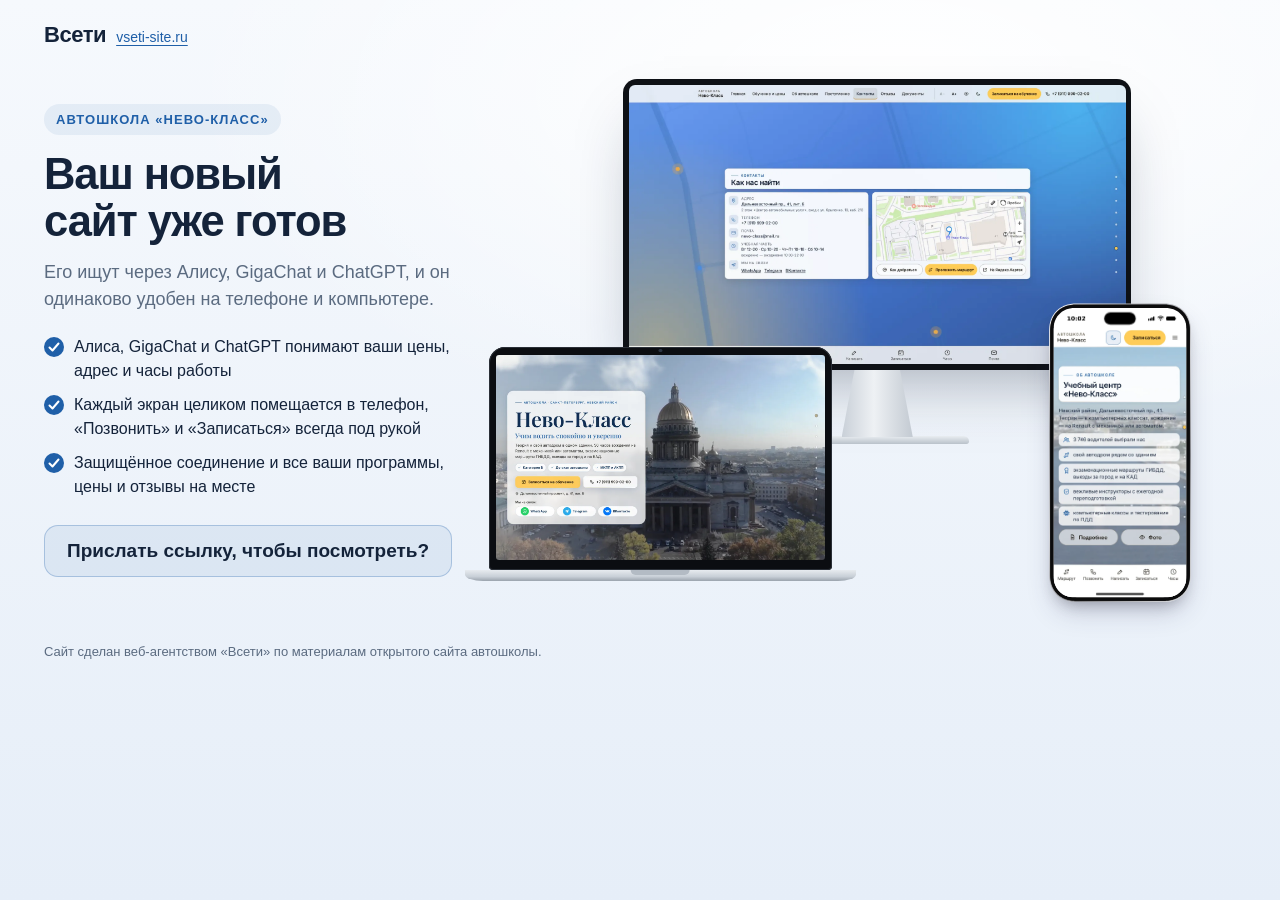
<file: vitrina/index.html>
<!doctype html>
<html lang="ru">
<head>
<meta charset="utf-8">
<meta name="viewport" content="width=device-width, initial-scale=1">
<meta name="robots" content="noindex, nofollow">
<title>Новый сайт автошколы «Нево-Класс» — веб-агентство «Всети»</title>
<style>
@layer stageshow{:where(.ss-phone){position:relative}.ss-phone{flex-shrink:0;box-shadow:0 calc(var(--ps) * 40) calc(var(--ps) * 80) calc(var(--ps) * -16) #32325d40,0 calc(var(--ps) * 24) calc(var(--ps) * 48) calc(var(--ps) * -24) #0000004d}.ss-phone__glass{height:100%}.ss-phone__window{position:relative;overflow:hidden;isolation:isolate}.ss-phone:is([data-frame=pro],[data-frame=silver],[data-frame=bezel],[data-frame=clay],[data-frame=outline],[data-frame=bare]){--ss-phone-glass: #0b0b0c;--ss-phone-rim: #2c2c2d;--ss-phone-seam: #e0dfdc;--ss-phone-line: var(--ss-text-faint, #9a9a9d);background:none}.ss-phone__bands{position:absolute;inset:0;overflow:visible;pointer-events:none}.ss-phone:is([data-frame=pro],[data-frame=silver],[data-frame=bezel],[data-frame=clay],[data-frame=outline]) .ss-phone__glass{position:relative}.ss-phone[data-frame=pro]{--ss-phone-band-1: #e3e3e6;--ss-phone-band-2: #9a9ba0;--ss-phone-band-3: #cfd0d4;--ss-phone-band-4: #85868b;--ss-phone-band-5: #c9cacd}.ss-stage[data-theme=dark] .ss-phone[data-frame=pro],.ss-stage[data-theme=glass] .ss-phone[data-frame=pro][data-dark]{--ss-phone-band-1: #5b5c61;--ss-phone-band-2: #2b2c2f;--ss-phone-band-3: #48494d;--ss-phone-band-4: #232427;--ss-phone-band-5: #404145}.ss-phone[data-frame=silver]{--ss-phone-band-1: #f4f4f6;--ss-phone-band-2: #c9cacf;--ss-phone-band-3: #eeeef1;--ss-phone-band-4: #b9babf;--ss-phone-band-5: #e6e6ea}.ss-phone[data-frame=bezel]{--ss-phone-glass: #111113}.ss-phone[data-frame=clay]{--ss-phone-clay-top: color-mix(in srgb, var(--ss-phone-clay, #ecebe8), #fff 45%);--ss-phone-clay-bottom: color-mix(in srgb, var(--ss-phone-clay, #ecebe8), #000 6%);box-shadow:0 calc(var(--ps) * 30) calc(var(--ps) * 60) calc(var(--ps) * -12) #32325d33,0 calc(var(--ps) * 16) calc(var(--ps) * 32) calc(var(--ps) * -16) #00000029}.ss-stage[data-theme=dark] .ss-phone[data-frame=clay]{--ss-phone-clay-top: color-mix(in srgb, var(--ss-phone-clay, #2a2a2e), #fff 6%);--ss-phone-clay-bottom: var(--ss-phone-clay, #2a2a2e);--ss-phone-seam: #333338}.ss-phone[data-frame=outline]{box-shadow:none}.ss-stage[data-theme=blueprint] .ss-phone[data-frame=outline]{--ss-phone-line: var(--ss-line)}.ss-phone:not([data-frame=android],[data-frame=soft]) .ss-phone__status{height:62px;padding:0}.ss-phone:not([data-frame=android],[data-frame=soft]) .ss-phone__time{position:absolute;top:21.5px;left:0;width:138.5px;line-height:22px;text-align:center}.ss-phone:not([data-frame=android],[data-frame=soft]) .ss-phone__glyphs{position:absolute;top:25.33px;left:285.25px;align-items:flex-start;gap:8px}.ss-phone:not([data-frame=android],[data-frame=soft]) .ss-phone__signal{margin-top:1px}.ss-phone:not([data-frame=android],[data-frame=soft]) .ss-phone__battery{margin-top:.33px}.ss-phone[data-frame=photo]{position:relative;background:none}.ss-phone__photo{position:absolute;z-index:4;background:var(--ss-phone-photo-light, none) center / 100% 100% no-repeat;pointer-events:none}.ss-stage[data-theme=dark] .ss-phone__photo,.ss-phone[data-dark] .ss-phone__photo{background-image:var(--ss-phone-photo-dark, var(--ss-phone-photo-light, none))}.ss-phone[data-frame=android]{background:linear-gradient(150deg,#3a3b3f,#1d1e21 40%,#2f3034 70%,#1a1b1e)}.ss-phone[data-frame=android] .ss-phone__glass{background:#050505}.ss-phone[data-frame=android] .ss-phone__island{top:14px;width:24px;height:24px;border-radius:50%}.ss-phone[data-frame=android] .ss-phone__status{height:48px;padding:0 26px}.ss-phone[data-frame=android] .ss-phone__time{font-family:system-ui,sans-serif;font-size:15px;font-weight:500}.ss-phone[data-frame=android] .ss-phone__content[data-status]{padding-top:48px}.ss-phone[data-frame=android] .ss-phone__home{width:108px;height:4px}.ss-phone[data-frame=soft]{box-shadow:0 0 0 calc(var(--ps) * 1.5) #0a25400d,0 calc(var(--ps) * 30) calc(var(--ps) * 60) calc(var(--ps) * -12) #32325d2e,0 calc(var(--ps) * 18) calc(var(--ps) * 36) calc(var(--ps) * -18) #0000001f}.ss-phone[data-frame=soft] .ss-phone__glass{background:#f6f9fc;box-shadow:inset 0 calc(var(--ps) * -2.9) calc(var(--ps) * 7.2) #0a254038}.ss-stage[data-theme=dark] .ss-phone[data-frame=soft] .ss-phone__glass{background:#1c2433;box-shadow:inset 0 calc(var(--ps) * -2.9) calc(var(--ps) * 7.2) #00000073}.ss-phone__screen{--pt: 1px;position:absolute;top:0;left:0;display:flex;flex-direction:column;overflow:hidden;background:#fff;color:#000;font-family:-apple-system,system-ui,sans-serif;font-size:15px;letter-spacing:-.015em;transform-origin:0 0;-webkit-font-smoothing:antialiased}.ss-phone[data-dark] .ss-phone__screen{background:#000;color:#fff}.ss-phone__status{position:absolute;top:0;right:0;left:0;z-index:2;display:flex;align-items:center;justify-content:space-between;height:54px;padding:0 34px 0 52px;transition:color .3s ease;will-change:transform}.ss-phone__time{font-family:SF Pro Text,-apple-system,system-ui,sans-serif;font-variation-settings:"opsz" 17;font-size:17.67px;font-weight:590;letter-spacing:0}.ss-phone__island{position:absolute;top:var(--ss-island-top, 14px);left:50%;z-index:3;width:var(--ss-island-w, 95px);height:37px;border-radius:18.5px;background:#000;transform:translate(-50%)}.ss-phone__glyphs{display:flex;align-items:center;gap:8px}.ss-phone__glyph{display:block}.ss-phone__content{position:relative;flex:1;min-height:0}.ss-phone__content[data-status]{padding-top:62px}.ss-phone__content:not([data-status]){padding-top:44px}.ss-phone[data-frame=bare] .ss-phone__content{padding-right:8px;padding-left:8px}.ss-phone__home{position:absolute;bottom:8px;left:50%;z-index:2;width:144px;height:5px;border-radius:2.5px;background:currentColor;transform:translate(-50%);transition:color .3s ease;will-change:transform}.ss-lock{position:absolute;inset:0;color:#fff;text-align:center}.ss-lock__date{margin-top:66px;font-size:22px;font-weight:600;letter-spacing:-.01em;opacity:.85}.ss-lock__clock{margin-top:-4px;font-size:112px;font-weight:700;line-height:1;letter-spacing:-.035em;font-variant-numeric:tabular-nums;opacity:.92}.ss-lock__stack{position:absolute;right:0;bottom:118px;left:0;display:flex;flex-direction:column;gap:8px;text-align:left}.ss-lock__stack[data-at=top]{top:290px;bottom:auto}.ss-lock__controls{position:absolute;right:46px;bottom:48px;left:46px;display:flex;justify-content:space-between}.ss-lock__control{display:grid;place-items:center;width:50px;height:50px;border-radius:50%;background:#0a0c1842;backdrop-filter:blur(24px) saturate(1.3);color:#fff}.ss-notification{display:flex;align-items:center;gap:13px;margin:0 18px;padding:14px 17px 14px 14px;border-radius:23px;background:#fcfcfdc2;backdrop-filter:blur(30px) saturate(1.25);box-shadow:0 4px 24px #0000000f;color:#000;text-align:left}.ss-notification[data-banner]{position:absolute;top:56px;right:0;left:0;z-index:2;animation:ss-banner-in .52s cubic-bezier(.2,.9,.25,1) both}@keyframes ss-banner-in{0%{transform:translateY(-110px)}}.ss-notification__icon{display:grid;flex-shrink:0;place-items:center;width:38px;height:38px;overflow:hidden;border-radius:9px;background:var(--ss-accent);color:#fff}.ss-notification__icon:has(>img){background:none}.ss-notification__icon>img{display:block;width:100%;height:100%}.ss-notification__text{display:flex;flex:1;flex-direction:column;min-width:0;font-size:15px;line-height:18px;letter-spacing:-.016em}.ss-notification__head{display:flex;align-items:baseline;gap:8px}.ss-notification__title{flex:1;min-width:0;overflow:hidden;font-weight:600;white-space:nowrap;text-overflow:ellipsis}.ss-notification__time{flex-shrink:0;font-size:12px;letter-spacing:-.005em;color:#3c3c4399}.ss-notification__body{display:-webkit-box;overflow:hidden;-webkit-line-clamp:3;-webkit-box-orient:vertical}.ss-lock[data-size=satellite] .ss-lock__stack{top:232px;bottom:auto}.ss-lock[data-size=satellite][data-clock=off] .ss-lock__stack{top:74px}.ss-notification{will-change:transform}.ss-phone:not([data-dark]) .ss-notification{background:#ffffffeb;box-shadow:0 0 0 .5px #00000014,0 8px 24px #0000001f}.ss-phone__time-bar{display:inline-block;width:30px;height:7px;border-radius:4px;background:currentColor;opacity:.5}}
:root{--ink:#14233a;--muted:#5b6b80;--accent:#1f5fa8;--sand:#ffc94d;--bg1:#f6f9fd;--bg2:#e6eef8}
*{box-sizing:border-box}
html,body{margin:0}
body{font:16px/1.5 -apple-system,"Segoe UI",Roboto,Arial,sans-serif;color:var(--ink);background:radial-gradient(1200px 600px at 70% 10%,#ffffff 0,rgba(255,255,255,0) 60%),linear-gradient(180deg,var(--bg1),var(--bg2));min-height:100vh}
a{color:inherit}
.top{display:flex;align-items:center;justify-content:space-between;max-width:1240px;margin:0 auto;padding:18px 24px}
.brand{display:flex;align-items:baseline;gap:10px;text-decoration:none}
.brand b{font-size:22px;letter-spacing:-.02em}
.brand span{font-size:14px;color:var(--accent);text-decoration:underline;text-underline-offset:3px}
.hero{max-width:1240px;margin:0 auto;padding:10px 24px 40px;display:grid;grid-template-columns:minmax(0,.82fr) minmax(0,1.5fr);gap:36px;align-items:center}
.eyebrow{display:inline-block;font-size:13px;font-weight:600;letter-spacing:.08em;text-transform:uppercase;color:var(--accent);background:rgba(31,95,168,.08);padding:6px 12px;border-radius:999px}
h1{text-wrap:balance;font-size:clamp(30px,3.4vw,48px);line-height:1.08;letter-spacing:-.025em;margin:16px 0 14px}
.lead{font-size:18px;color:var(--muted);margin:0 0 22px;max-width:30em}
.pts{list-style:none;padding:0;margin:0 0 26px;display:grid;gap:10px}
.pts li{display:flex;gap:10px;align-items:flex-start}
.pts li::before{content:"";flex:none;width:20px;height:20px;margin-top:2px;border-radius:50%;background:var(--accent) url("data:image/svg+xml,%3Csvg xmlns='http://www.w3.org/2000/svg' viewBox='0 0 20 20'%3E%3Cpath d='M5.5 10.5l3 3 6-7' fill='none' stroke='%23fff' stroke-width='2' stroke-linecap='round' stroke-linejoin='round'/%3E%3C/svg%3E") center/100% no-repeat}
.cta{display:flex;flex-wrap:wrap;gap:14px;align-items:center}
.btn{display:inline-flex;align-items:center;gap:8px;min-height:52px;padding:0 26px;border-radius:14px;background:var(--accent);color:#fff;font-weight:600;text-decoration:none;box-shadow:0 10px 24px rgba(31,95,168,.28)}
.btn:hover{background:#174a86}
.ask{margin:0;display:inline-flex;align-items:center;min-height:52px;padding:12px 22px;line-height:1.3;border-radius:14px;background:rgba(31,95,168,.08);border:1.5px solid rgba(31,95,168,.28);color:var(--ink);font-size:19px;font-weight:600}
/* сцена с устройствами */
.stage{position:relative;width:100%;aspect-ratio:16/11.2}
.dv{position:absolute}
.dv img{display:block;width:100%;height:100%;object-fit:cover;object-position:center top}
.mon .scr img,.lap .scr img{height:auto}
.mon{left:18%;top:0;width:68%}
.mon .scr{padding:1.1%;background:#0e1116;border-radius:14px;box-shadow:0 30px 60px -20px rgba(20,35,58,.35)}
.mon .scr img{border-radius:6px}
.mon .neck{width:14%;aspect-ratio:1/.95;margin:0 auto;background:linear-gradient(90deg,#c9d0d8,#eef1f4 45%,#c3cad2);clip-path:polygon(18% 0,82% 0,100% 100%,0 100%)}
.mon .foot{width:36%;aspect-ratio:36/1.5;margin:-1px auto 0;border-radius:6px 6px 3px 3px;background:linear-gradient(180deg,#e9edf1,#b9c1ca);box-shadow:0 12px 20px -8px rgba(20,35,58,.4)}
.lap{left:0;bottom:4%;width:46%}
.lap .scr{padding:2.2% 2.2% 3%;background:#0b0d11;border-radius:16px 16px 4px 4px;position:relative;box-shadow:0 0 0 1px #2a2f37 inset}
.lap .scr::before{content:"";position:absolute;top:1%;left:50%;width:.9%;aspect-ratio:1;border-radius:50%;background:#2b3442;transform:translateX(-50%)}
.lap .scr img{border-radius:3px}
.lap .base{position:relative;height:0;padding-bottom:3.2%;margin:0 -7%;background:linear-gradient(180deg,#e7ebef 0,#c8cfd7 60%,#9aa3ad 100%);border-radius:0 0 18px 18px/0 0 60% 60%;box-shadow:0 22px 30px -14px rgba(20,35,58,.45)}
.lap .base::after{content:"";position:absolute;top:0;left:50%;width:15%;height:40%;transform:translateX(-50%);background:#b3bbc4;border-radius:0 0 8px 8px}
.tab{right:1.5%;bottom:3%;width:23%}
.tab .scr{aspect-ratio:820/1180;padding:4.5%;background:#121419;border-radius:22px;box-shadow:0 0 0 2px #c7ced6,0 28px 50px -18px rgba(20,35,58,.45)}
.tab .scr img{border-radius:10px}
.ph{right:6%;bottom:0;width:340px;transform-origin:100% 100%}
.ph-shot{display:block;width:100%;height:auto}
.note{max-width:1240px;margin:0 auto;padding:0 24px 34px;color:var(--muted);font-size:13px}
@media (max-width:600px){
  .stage{aspect-ratio:16/9.8}
  .mon{display:none}
  .lap{left:6%;width:64%;bottom:6%}
  .ph{right:5%}
}
@media (max-width:900px){
  .hero{grid-template-columns:1fr;gap:26px;padding-top:0}
  .stage{order:-1}
  .lead{font-size:16.5px}
}
</style>
</head>
<body>
<header class="top"><a class="brand" href="https://vseti-site.ru/" target="_blank" rel="noopener"><b>Всети</b><span>vseti-site.ru</span></a></header>
<main class="hero">
  <div class="txt">
    <span class="eyebrow">Автошкола «Нево-Класс»</span>
    <h1>Ваш новый сайт уже готов</h1>
    <p class="lead">Его ищут через Алису, GigaChat и ChatGPT, и он одинаково удобен на телефоне и компьютере.</p>
    <ul class="pts">
      <li>Алиса, GigaChat и ChatGPT понимают ваши цены, адрес и часы работы</li>
      <li>Каждый экран целиком помещается в телефон, «Позвонить» и «Записаться» всегда под рукой</li>
      <li>Защищённое соединение и все ваши программы, цены и отзывы на месте</li>
    </ul>
    <div class="cta">
      <p class="ask">Прислать ссылку, чтобы посмотреть?</p>
    </div>
  </div>
  <div class="stage" id="stage" aria-label="Новый сайт на компьютере, ноутбуке и телефоне">
    <div class="dv mon"><div class="scr"><img src="img/monitor.webp?v=5" alt="" width="1600" height="900"></div><div class="neck"></div><div class="foot"></div></div>
    <div class="dv lap"><div class="scr"><img src="img/laptop.webp?v=5" alt="" width="1280" height="800"></div><div class="base"></div></div>
    <div class="dv ph" id="ph"><div class="ss-phone z-phone" data-frame="pro" style="width: 340px; height: 714.953px; padding: 2.38318px; border-radius: 61.1682px; --ps: 0.794392523364486px;"><svg class="ss-phone__bands" width="100%" height="100%" aria-hidden="true"><defs><linearGradient id="ph-band" x1="0.2" y1="0" x2="0.8" y2="1"><stop offset="0" style="stop-color: var(--ss-phone-band-1);"></stop><stop offset="0.22" style="stop-color: var(--ss-phone-band-2);"></stop><stop offset="0.48" style="stop-color: var(--ss-phone-band-3);"></stop><stop offset="0.74" style="stop-color: var(--ss-phone-band-4);"></stop><stop offset="1" style="stop-color: var(--ss-phone-band-5);"></stop></linearGradient><linearGradient id="ph-clay" x1="0" y1="0" x2="0" y2="1"><stop offset="0" style="stop-color: var(--ss-phone-clay-top);"></stop><stop offset="1" style="stop-color: var(--ss-phone-clay-bottom);"></stop></linearGradient></defs><g transform="translate(10.327102803738317 10.327102803738317)" stroke-linejoin="round"><path d="M262.94 0.00L267.09 0.06L270.49 0.24L273.65 0.53L276.65 0.94L279.51 1.47L282.27 2.11L284.93 2.87L287.50 3.74L289.97 4.72L292.36 5.81L294.65 7.02L296.85 8.33L298.96 9.75L300.98 11.27L302.90 12.90L304.72 14.62L306.45 16.45L308.08 18.37L309.60 20.38L311.02 22.49L312.33 24.70L313.53 26.99L314.63 29.37L315.61 31.85L316.48 34.41L317.24 37.07L317.88 39.83L318.41 42.70L318.82 45.69L319.11 48.85L319.29 52.25L319.35 56.40L319.35 637.90L319.29 642.04L319.11 645.45L318.82 648.60L318.41 651.60L317.88 654.47L317.24 657.23L316.48 659.89L315.61 662.45L314.63 664.92L313.53 667.31L312.33 669.60L311.02 671.80L309.60 673.91L308.08 675.93L306.45 677.85L304.72 679.68L302.90 681.40L300.98 683.03L298.96 684.55L296.85 685.97L294.65 687.28L292.36 688.49L289.97 689.58L287.50 690.56L284.93 691.43L282.27 692.19L279.51 692.83L276.65 693.36L273.65 693.77L270.49 694.06L267.09 694.24L262.94 694.30L56.40 694.30L52.25 694.24L48.85 694.06L45.69 693.77L42.70 693.36L39.83 692.83L37.07 692.19L34.41 691.43L31.85 690.56L29.37 689.58L26.99 688.49L24.70 687.28L22.49 685.97L20.38 684.55L18.37 683.03L16.45 681.40L14.62 679.68L12.90 677.85L11.27 675.93L9.75 673.91L8.33 671.80L7.02 669.60L5.81 667.31L4.72 664.92L3.74 662.45L2.87 659.89L2.11 657.23L1.47 654.47L0.94 651.60L0.53 648.60L0.24 645.45L0.06 642.04L0.00 637.90L0.00 56.40L0.06 52.25L0.24 48.85L0.53 45.69L0.94 42.70L1.47 39.83L2.11 37.07L2.87 34.41L3.74 31.85L4.72 29.37L5.81 26.99L7.02 24.70L8.33 22.49L9.75 20.38L11.27 18.37L12.90 16.45L14.62 14.62L16.45 12.90L18.37 11.27L20.38 9.75L22.49 8.33L24.70 7.02L26.99 5.81L29.37 4.72L31.85 3.74L34.41 2.87L37.07 2.11L39.83 1.47L42.70 0.94L45.69 0.53L48.85 0.24L52.25 0.06L56.40 0.00Z" fill="none" stroke-width="20.654205607476634" stroke="url(#ph-band)"></path><path d="M262.94 0.00L267.09 0.06L270.49 0.24L273.65 0.53L276.65 0.94L279.51 1.47L282.27 2.11L284.93 2.87L287.50 3.74L289.97 4.72L292.36 5.81L294.65 7.02L296.85 8.33L298.96 9.75L300.98 11.27L302.90 12.90L304.72 14.62L306.45 16.45L308.08 18.37L309.60 20.38L311.02 22.49L312.33 24.70L313.53 26.99L314.63 29.37L315.61 31.85L316.48 34.41L317.24 37.07L317.88 39.83L318.41 42.70L318.82 45.69L319.11 48.85L319.29 52.25L319.35 56.40L319.35 637.90L319.29 642.04L319.11 645.45L318.82 648.60L318.41 651.60L317.88 654.47L317.24 657.23L316.48 659.89L315.61 662.45L314.63 664.92L313.53 667.31L312.33 669.60L311.02 671.80L309.60 673.91L308.08 675.93L306.45 677.85L304.72 679.68L302.90 681.40L300.98 683.03L298.96 684.55L296.85 685.97L294.65 687.28L292.36 688.49L289.97 689.58L287.50 690.56L284.93 691.43L282.27 692.19L279.51 692.83L276.65 693.36L273.65 693.77L270.49 694.06L267.09 694.24L262.94 694.30L56.40 694.30L52.25 694.24L48.85 694.06L45.69 693.77L42.70 693.36L39.83 692.83L37.07 692.19L34.41 691.43L31.85 690.56L29.37 689.58L26.99 688.49L24.70 687.28L22.49 685.97L20.38 684.55L18.37 683.03L16.45 681.40L14.62 679.68L12.90 677.85L11.27 675.93L9.75 673.91L8.33 671.80L7.02 669.60L5.81 667.31L4.72 664.92L3.74 662.45L2.87 659.89L2.11 657.23L1.47 654.47L0.94 651.60L0.53 648.60L0.24 645.45L0.06 642.04L0.00 637.90L0.00 56.40L0.06 52.25L0.24 48.85L0.53 45.69L0.94 42.70L1.47 39.83L2.11 37.07L2.87 34.41L3.74 31.85L4.72 29.37L5.81 26.99L7.02 24.70L8.33 22.49L9.75 20.38L11.27 18.37L12.90 16.45L14.62 14.62L16.45 12.90L18.37 11.27L20.38 9.75L22.49 8.33L24.70 7.02L26.99 5.81L29.37 4.72L31.85 3.74L34.41 2.87L37.07 2.11L39.83 1.47L42.70 0.94L45.69 0.53L48.85 0.24L52.25 0.06L56.40 0.00Z" fill="none" stroke-width="15.88785046728972" style="stroke: var(--ss-phone-rim);"></path><path d="M262.94 0.00L267.09 0.06L270.49 0.24L273.65 0.53L276.65 0.94L279.51 1.47L282.27 2.11L284.93 2.87L287.50 3.74L289.97 4.72L292.36 5.81L294.65 7.02L296.85 8.33L298.96 9.75L300.98 11.27L302.90 12.90L304.72 14.62L306.45 16.45L308.08 18.37L309.60 20.38L311.02 22.49L312.33 24.70L313.53 26.99L314.63 29.37L315.61 31.85L316.48 34.41L317.24 37.07L317.88 39.83L318.41 42.70L318.82 45.69L319.11 48.85L319.29 52.25L319.35 56.40L319.35 637.90L319.29 642.04L319.11 645.45L318.82 648.60L318.41 651.60L317.88 654.47L317.24 657.23L316.48 659.89L315.61 662.45L314.63 664.92L313.53 667.31L312.33 669.60L311.02 671.80L309.60 673.91L308.08 675.93L306.45 677.85L304.72 679.68L302.90 681.40L300.98 683.03L298.96 684.55L296.85 685.97L294.65 687.28L292.36 688.49L289.97 689.58L287.50 690.56L284.93 691.43L282.27 692.19L279.51 692.83L276.65 693.36L273.65 693.77L270.49 694.06L267.09 694.24L262.94 694.30L56.40 694.30L52.25 694.24L48.85 694.06L45.69 693.77L42.70 693.36L39.83 692.83L37.07 692.19L34.41 691.43L31.85 690.56L29.37 689.58L26.99 688.49L24.70 687.28L22.49 685.97L20.38 684.55L18.37 683.03L16.45 681.40L14.62 679.68L12.90 677.85L11.27 675.93L9.75 673.91L8.33 671.80L7.02 669.60L5.81 667.31L4.72 664.92L3.74 662.45L2.87 659.89L2.11 657.23L1.47 654.47L0.94 651.60L0.53 648.60L0.24 645.45L0.06 642.04L0.00 637.90L0.00 56.40L0.06 52.25L0.24 48.85L0.53 45.69L0.94 42.70L1.47 39.83L2.11 37.07L2.87 34.41L3.74 31.85L4.72 29.37L5.81 26.99L7.02 24.70L8.33 22.49L9.75 20.38L11.27 18.37L12.90 16.45L14.62 14.62L16.45 12.90L18.37 11.27L20.38 9.75L22.49 8.33L24.70 7.02L26.99 5.81L29.37 4.72L31.85 3.74L34.41 2.87L37.07 2.11L39.83 1.47L42.70 0.94L45.69 0.53L48.85 0.24L52.25 0.06L56.40 0.00Z" fill="none" stroke-width="14.69626168224299" style="stroke: var(--ss-phone-glass);"></path></g></svg><div class="ss-phone__glass" style="padding: 7.94393px; border-radius: 58.785px;"><div class="ss-phone__window" style="width: 319.346px; height: 694.299px; clip-path: path(&quot;M 262.94 0 L 267.09 0.06 L 270.49 0.24 L 273.65 0.53 L 276.65 0.94 L 279.51 1.47 L 282.27 2.11 L 284.93 2.87 L 287.5 3.74 L 289.97 4.72 L 292.36 5.81 L 294.65 7.02 L 296.85 8.33 L 298.96 9.75 L 300.98 11.27 L 302.9 12.9 L 304.72 14.62 L 306.45 16.45 L 308.08 18.37 L 309.6 20.38 L 311.02 22.49 L 312.33 24.7 L 313.53 26.99 L 314.63 29.37 L 315.61 31.85 L 316.48 34.41 L 317.24 37.07 L 317.88 39.83 L 318.41 42.7 L 318.82 45.69 L 319.11 48.85 L 319.29 52.25 L 319.35 56.4 L 319.35 637.9 L 319.29 642.04 L 319.11 645.45 L 318.82 648.6 L 318.41 651.6 L 317.88 654.47 L 317.24 657.23 L 316.48 659.89 L 315.61 662.45 L 314.63 664.92 L 313.53 667.31 L 312.33 669.6 L 311.02 671.8 L 309.6 673.91 L 308.08 675.93 L 306.45 677.85 L 304.72 679.68 L 302.9 681.4 L 300.98 683.03 L 298.96 684.55 L 296.85 685.97 L 294.65 687.28 L 292.36 688.49 L 289.97 689.58 L 287.5 690.56 L 284.93 691.43 L 282.27 692.19 L 279.51 692.83 L 276.65 693.36 L 273.65 693.77 L 270.49 694.06 L 267.09 694.24 L 262.94 694.3 L 56.4 694.3 L 52.25 694.24 L 48.85 694.06 L 45.69 693.77 L 42.7 693.36 L 39.83 692.83 L 37.07 692.19 L 34.41 691.43 L 31.85 690.56 L 29.37 689.58 L 26.99 688.49 L 24.7 687.28 L 22.49 685.97 L 20.38 684.55 L 18.37 683.03 L 16.45 681.4 L 14.62 679.68 L 12.9 677.85 L 11.27 675.93 L 9.75 673.91 L 8.33 671.8 L 7.02 669.6 L 5.81 667.31 L 4.72 664.92 L 3.74 662.45 L 2.87 659.89 L 2.11 657.23 L 1.47 654.47 L 0.94 651.6 L 0.53 648.6 L 0.24 645.45 L 0.06 642.04 L 0 637.9 L 0 56.4 L 0.06 52.25 L 0.24 48.85 L 0.53 45.69 L 0.94 42.7 L 1.47 39.83 L 2.11 37.07 L 2.87 34.41 L 3.74 31.85 L 4.72 29.37 L 5.81 26.99 L 7.02 24.7 L 8.33 22.49 L 9.75 20.38 L 11.27 18.37 L 12.9 16.45 L 14.62 14.62 L 16.45 12.9 L 18.37 11.27 L 20.38 9.75 L 22.49 8.33 L 24.7 7.02 L 26.99 5.81 L 29.37 4.72 L 31.85 3.74 L 34.41 2.87 L 37.07 2.11 L 39.83 1.47 L 42.7 0.94 L 45.69 0.53 L 48.85 0.24 L 52.25 0.06 L 56.4 0 Z&quot;);"><div class="ss-phone__screen" style="width: 402px; height: 874px; transform: scale(0.794393); --ss-screen-r: 64px;"><div class="ss-phone__status"><span class="ss-phone__time">10:02</span><span class="ss-phone__glyphs"><svg viewBox="0 0 20.33 13.67" width="20.33" height="13.67" class="ss-phone__glyph ss-phone__signal"><rect x="0" y="7.34" width="3.333" height="6.33" rx="1.667" fill="currentColor"></rect><rect x="5.667" y="5" width="3.333" height="8.67" rx="1.667" fill="currentColor"></rect><rect x="11.334" y="2.67" width="3.333" height="11" rx="1.667" fill="currentColor"></rect><rect x="17.000999999999998" y="0" width="3.333" height="13.67" rx="1.667" fill="currentColor"></rect></svg><svg viewBox="0 0 19.33 14.33" width="19.33" height="14.33" class="ss-phone__glyph ss-phone__wifi"><path fill-rule="evenodd" fill="currentColor" d="M0.415933 5.54283C0.902185 6.04412 1.66017 5.95818 2.27513 5.41393C4.30595 3.58064 6.83731 2.63535 9.66901 2.63535C12.5007 2.63535 15.0464 3.60928 17.0629 5.41393C17.6636 5.97251 18.4215 6.0298 18.9221 5.54283C19.4226 5.02722 19.4942 4.2538 18.9793 3.70954C16.8341 1.51819 13.3302 0 9.66901 0C6.00783 0 2.48965 1.53251 0.358727 3.72387C-0.156127 4.2538 -0.0989213 5.02722 0.415933 5.55715L0.415933 5.54283ZM3.94841 9.13779C4.50617 9.68205 5.22124 9.62476 5.85051 9.10915C6.88022 8.29276 8.25316 7.73418 9.66901 7.7485C11.0706 7.7485 12.4435 8.29276 13.4875 9.12347C14.1168 9.63908 14.8605 9.66773 15.4039 9.12347C15.9331 8.57921 16.0189 7.7485 15.4611 7.23289C14.0739 5.98683 11.9859 5.11315 9.68332 5.11315C7.38077 5.11315 5.27845 5.98683 3.9055 7.23289C3.41925 7.69121 3.31914 8.47896 3.96271 9.13779L3.94841 9.13779ZM8.72511 13.8929C9.34008 14.4801 9.98365 14.4801 10.5986 13.8929L11.757 12.7757C12.372 12.1742 12.5007 11.4151 11.7999 10.8995C11.2136 10.4841 10.4699 10.212 9.66901 10.212C8.86813 10.212 8.11015 10.4841 7.53809 10.9138C6.83731 11.4151 6.98033 12.1885 7.59529 12.7757L8.73942 13.8929L8.72511 13.8929Z"></path></svg><svg viewBox="0 0 29.33 13.67" width="29.33" height="13.67" class="ss-phone__glyph ss-phone__battery"><path fill="currentColor" d="M0 6.4C0 4.15979 0 3.03969 0.435974 2.18404C0.819467 1.43139 1.43139 0.819467 2.18404 0.435974C3.03969 0 4.15979 0 6.4 0L19.933 0C22.1732 0 23.2933 0 24.149 0.435974C24.9016 0.819467 25.5135 1.43139 25.897 2.18404C26.333 3.03969 26.333 4.15979 26.333 6.4L26.333 7.26666C26.333 9.50687 26.333 10.627 25.897 11.4826C25.5135 12.2353 24.9016 12.8472 24.149 13.2307C23.2933 13.6667 22.1732 13.6667 19.933 13.6667L6.4 13.6667C4.15979 13.6667 3.03969 13.6667 2.18404 13.2307C1.43139 12.8472 0.819467 12.2353 0.435974 11.4826C0 10.627 0 9.50687 0 7.26666L0 6.4Z"></path><path fill-rule="evenodd" fill="currentColor" transform="translate(27.33 4.33)" d="M0 0L0 5C0.601505 4.8625 2 3.75 2 2.5C2 1.25 0.601505 0.1375 0 0Z"></path></svg></span></div><span class="ss-phone__island"></span><div class="ss-phone__content" data-status="true"><img class="ph-shot" src="img/phone.webp?v=5" alt="Новый сайт «Нево-Класса» на телефоне" width="393" height="794"></div><span class="ss-phone__home"></span></div></div></div></div></div>
  </div>
</main>
<p class="note">Сайт сделан веб-агентством «Всети» по материалам открытого сайта автошколы.</p>
<script>
(function(){var st=document.getElementById('stage'),ph=document.getElementById('ph');
function fit(){var k=st.clientWidth*(innerWidth<=600?0.27:0.19)/340;ph.style.transform='scale('+k+')';}
fit();addEventListener('resize',fit);})();
</script>
</body>
</html>
</file>
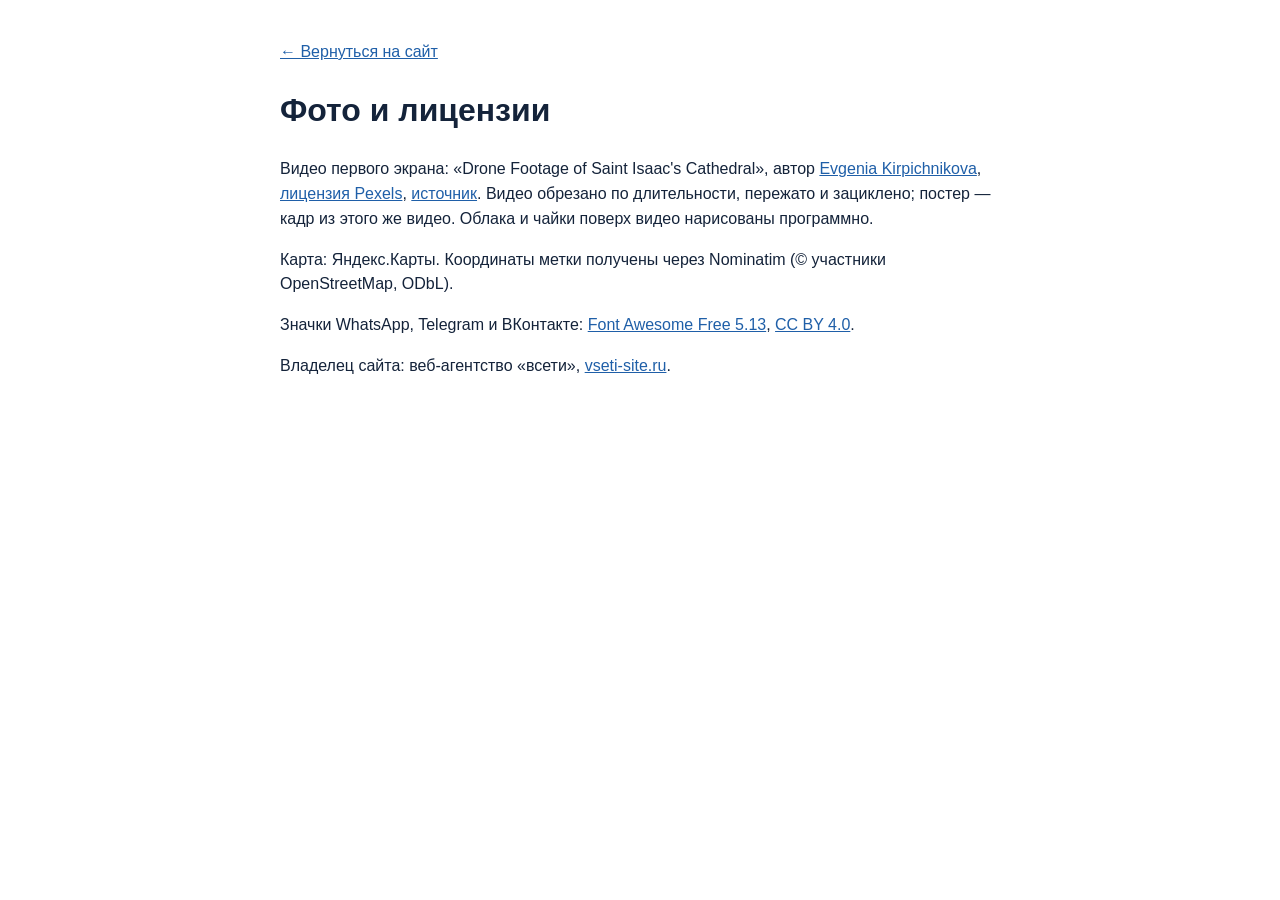
<file: credits.html>
<!doctype html>
<html lang="ru"><head><meta charset="utf-8"><meta name="viewport" content="width=device-width, initial-scale=1">
<title>Фото и лицензии — Нево-Класс</title><meta name="robots" content="noindex">
<style>body{font:16px/1.55 Inter,Arial,sans-serif;max-width:720px;margin:40px auto;padding:0 20px;color:#14233a}a{color:#1f5fa8}</style></head>
<body>
<p><a href="./">← Вернуться на сайт</a></p>
<h1>Фото и лицензии</h1>
<p>Видео первого экрана: «Drone Footage of Saint Isaac's Cathedral», автор <a href="https://www.pexels.com/@evgenia-kirpichnikova-1007758/" target="_blank" rel="noopener">Evgenia Kirpichnikova</a>, <a href="https://www.pexels.com/license/" target="_blank" rel="noopener">лицензия Pexels</a>, <a href="https://www.pexels.com/video/drone-footage-of-saint-isaac-s-cathedral-5860787/" target="_blank" rel="noopener">источник</a>. Видео обрезано по длительности, пережато и зациклено; постер — кадр из этого же видео. Облака и чайки поверх видео нарисованы программно.</p>
<p>Карта: Яндекс.Карты. Координаты метки получены через Nominatim (© участники OpenStreetMap, ODbL).</p>
<p>Значки WhatsApp, Telegram и ВКонтакте: <a href="https://fontawesome.com" target="_blank" rel="noopener">Font Awesome Free 5.13</a>, <a href="https://creativecommons.org/licenses/by/4.0/" target="_blank" rel="noopener">CC BY 4.0</a>.</p>
<p>Владелец сайта: веб-агентство «всети», <a href="https://vseti-site.ru">vseti-site.ru</a>.</p>
</body></html>
</file>
<file: css/etalon.css>
/* ==========================================================================
   Эталон нотариуса. Общий слой поверх встроенных стилей index.html:
   видео-первый экран, «жидкое стекло», интерьеры на фоне экранов,
   шапка и нижняя панель со второго экрана, карточки Spotlight Card.
   ========================================================================== */

/* плавное проявление подсветки рамки (Chrome/Safari/Firefox новых версий) */
@property --hl{syntax:'<number>';inherits:true;initial-value:0}

:root{
  --glass:rgba(0,0,0,.4);
  --glass-blur:4px;
  --spot:255,196,108;          /* тёплый янтарь под интерьеры */
  --spring:cubic-bezier(.2,.9,.3,1.35);
}

/* ---------- светлый текст на тёмном стекле для всего, что лежит на фото ---------- */
.sec:not(.sec-hero),.hdr,.bar,.mmenu{
  --card:rgba(0,0,0,.4); --card-rgb:0,0,0;
  --text:#fff; --muted:rgba(255,255,255,.84);
  --line:rgba(255,255,255,.3); --line2:rgba(255,255,255,.2);
  --accent:#ecd9ac; --accent-d:#f6e9c8; --accent-l:#d3bc8a; --accent-soft:rgba(255,255,255,.13);
  --bg:rgba(0,0,0,.3); --bg2:transparent; --bg3:rgba(255,255,255,.13);
  --on-accent:#1d170b;
  --shadow:0 1px 12px rgba(0,0,0,.35); --shadow-lg:0 18px 50px rgba(0,0,0,.5);
  --ok:#8fe3a8; --bad:#ff9f96;
  color:#fff;
}
.sec:not(.sec-hero){background:#2b2319}
.sec:not(.sec-hero) .sec-scroll{
  position:relative;z-index:1;
  padding-top:calc(var(--hdr-h) / var(--zc,1) + 12px);padding-bottom:calc(var(--bar-h) + 12px);
  text-shadow:0 1px 2px rgba(0,0,0,.45)
}
.sec:not(.sec-hero) :is(input,select,textarea,button.btn,.btn){text-shadow:none}

/* ---------- фон экранов: интерьеры, затемнение ровно 50% ---------- */
.sec-bg{position:absolute;inset:0;z-index:0;overflow:hidden;pointer-events:none;background:#2b2319}
.sec-bg picture{display:block;width:100%;height:100%}
.sec-bg img{display:block;width:100%;height:100%;object-fit:cover;opacity:0;transition:opacity .9s ease}
.sec-bg img.ld,html:not(.js) .sec-bg img{opacity:1}
.sec-bg::after{content:"";position:absolute;inset:0;background:rgba(0,0,0,.5)}

/* ==========================================================================
   Жидкое стекло
   ========================================================================== */
.glass,
.sec:not(.sec-hero) :is(.sec-head,.svc,.step,.rev,.rsum,.cred,.cbox,.fq,.about-txt,.tf-card,.quote,.ilink,.chips li,.foot,.rate-chip){
  position:relative;isolation:isolate;
  background:var(--glass);
  -webkit-backdrop-filter:blur(var(--glass-blur));backdrop-filter:blur(var(--glass-blur));
  border:0;border-radius:var(--radius);
  box-shadow:0 8px 30px rgba(0,0,0,.14);
}
/* тонкая светлая рамка-градиент; рядом с курсором рамка разгорается (--hl, --x, --y) */
.glass::after,
.sec:not(.sec-hero) :is(.sec-head,.svc,.step,.rev,.rsum,.cred,.cbox,.fq,.about-txt,.tf-card,.quote,.ilink,.chips li,.foot,.rate-chip)::after{
  content:"";position:absolute;inset:0;border-radius:inherit;padding:1.4px;pointer-events:none;z-index:2;
  background:
    radial-gradient(230px circle at var(--x,50%) var(--y,50%),rgba(255,226,160,calc(var(--hl,0)*1)),rgba(var(--spot),calc(var(--hl,0)*.65)) 38%,transparent 72%),
    linear-gradient(160deg,rgba(255,255,255,.58) 0%,rgba(255,255,255,.16) 22%,rgba(255,255,255,0) 44%,rgba(255,255,255,0) 60%,rgba(255,255,255,.16) 82%,rgba(255,255,255,.5) 100%);
  -webkit-mask:linear-gradient(#000 0 0) content-box,linear-gradient(#000 0 0);
  -webkit-mask-composite:xor;mask-composite:exclude;
}
.sec:not(.sec-hero) .sec-head{display:block;width:fit-content;max-width:100%;border-radius:18px;padding:14px 22px 16px;margin-bottom:16px}
.sec:not(.sec-hero) .sec-head .h2{margin-top:8px}
.sec:not(.sec-hero) .sec-head .lead{margin-top:8px}
.sec:not(.sec-hero) .sec-head .demo-note{background:rgba(255,255,255,.1);border-left-color:var(--accent)}

/* ==========================================================================
   Spotlight Card: пятно света под курсором внутри карточки (::before),
   подсветка рамки рядом с курсором (::after выше), «прыжок» scale + тень.
   Позицию --x/--y ставит один общий обработчик pointermove (js/etalon.js).
   ========================================================================== */
.glow{position:relative;isolation:isolate;--hov:1.035}
.glow::before{
  content:"";position:absolute;inset:0;border-radius:inherit;pointer-events:none;z-index:-1;
  background:
    radial-gradient(340px circle at var(--x,50%) var(--y,50%),rgba(var(--spot),.5),rgba(var(--spot),.2) 38%,transparent 72%);
  opacity:0;transition:opacity .35s ease;
}
.glow.lit{--hl:1}
.glow.lit::before{opacity:1}
.glow{transition:scale .38s var(--spring),box-shadow .32s ease,--hl .3s ease}
.glow.rv{transition:opacity .7s ease var(--rvd),translate .7s ease var(--rvd),scale .38s var(--spring),box-shadow .32s ease,--hl .3s ease}
@media (hover:hover) and (pointer:fine){
  .glow:hover{scale:var(--hov);z-index:6;box-shadow:0 24px 54px rgba(0,0,0,.5),0 0 34px rgba(var(--spot),.2)}
}
/* ---------- «Контакты» («Как нас найти»): плашки при наведении и касании загораются жёлтым — яркая рамка и мягкое
   свечение вокруг; размер не меняется (никаких увеличений и сдвигов раскладки), видно в обеих темах ---------- */
:root{--gy-ring:255,208,80;--gy-glow:255,200,64}
html[data-theme="light"]{--gy-ring:232,154,0;--gy-glow:255,186,30}
#contacts .glow{--gy:0 0 0 2.5px rgba(var(--gy-ring),.98),0 0 22px 4px rgba(var(--gy-glow),.66),0 0 58px 14px rgba(var(--gy-glow),.32),0 8px 30px rgba(0,0,0,.14);
  --gy0:0 0 0 0 rgba(var(--gy-ring),0),0 0 0 0 rgba(var(--gy-glow),0),0 0 0 0 rgba(var(--gy-glow),0),0 8px 30px rgba(0,0,0,.14)}
@media (hover:hover) and (pointer:fine){
  #contacts .glow:hover{scale:1;box-shadow:var(--gy)}
  /* заголовок с рейтингом: когда курсор на значке рейтинга, светится только значок */
  #contacts .sec-head:has(.rate-chip:hover):hover{box-shadow:var(--gy0)}
}
#contacts .glow.tap{animation:cGlowTap 1.4s ease-out,glowHl .62s ease-out}
@keyframes cGlowTap{0%{box-shadow:var(--gy0)}14%,62%{box-shadow:var(--gy)}100%{box-shadow:var(--gy0)}}
html[data-hc="1"] #contacts .glow:hover{outline:3px solid #ffd400;outline-offset:2px}
/* крупные плашки берут нижнюю границу 1,03: 3,5 % от 600 px — это уже 20 px */
.hero-plq,.about-txt,.tf-card,.sec-head,.cbox{--hov:1.03}

/* касание на телефоне: вспышка пятна в точке касания и подпрыгивание */
.glow.tap{animation:glowTap .62s var(--spring),glowHl .62s ease-out}
.glow.tap::before{animation:spotFlash .62s ease-out}
@keyframes glowTap{0%{scale:1}38%{scale:var(--tap,1.045)}100%{scale:1}}
@keyframes glowHl{0%{--hl:0}22%{--hl:1}100%{--hl:0}}
@keyframes spotFlash{0%{opacity:0}18%{opacity:1}100%{opacity:0}}

/* ---------- появление блоков при входе на экран ---------- */
.rv{--rvd:calc(var(--i,0) * 90ms);opacity:0;transform:none;translate:0 18px;
  transition:opacity .7s ease var(--rvd),translate .7s ease var(--rvd)}
.sec.active .rv{opacity:1;transform:none;translate:0 0}
/* первый экран: блоки стартуют сами (экран активен с загрузки), по очереди после слова */
.sec-hero .rv{--rvd:calc(var(--hero-d,1.8s) + var(--i,0) * 140ms);opacity:1;translate:0 0}
.sec-hero .kicker.rv{--rvd:.45s}
/* анимация заголовка стартует — скрипт ставит .go, и остальные блоки выходят следом за словом */
.sec-hero.go .rv{animation:heroIn .9s cubic-bezier(.2,.7,.2,1) var(--rvd) both}
html.js .sec-hero:not(.go) .rv{opacity:0;translate:0 18px;animation:heroSafe .01s linear 5s forwards}
@keyframes heroIn{from{opacity:0;translate:0 18px}to{opacity:1;translate:0 0}}
@keyframes heroSafe{to{opacity:1;translate:0 0}}

/* ==========================================================================
   Первый экран
   ========================================================================== */
.sec-hero{background:#8fb1d4;color:#fff;
  /* А−/А+ первый экран не трогают: страница в zoom, экран — встречный zoom (как шапка), поэтому он на любой ступени
     выглядит ровно как при 100 %. Единицы vw/vh и высота экрана считаются от окна без поправки. */
  zoom:calc(1 / var(--zc,1)); --vwu:1vw; --vhu:1vh;
  /* высота — та же видимая, что у остальных экранов (скрипт кладёт её в --vhr); 100vh во встроенном браузере Telegram на Android
     считается при спрятанной верхней панели и выше видимой части — первый экран выходил выше, и все следующие съезжали вниз */
  --vh:var(--vhr, calc(100 * var(--vhu)))}
.hero-bg{position:absolute;inset:0;overflow:hidden;background:#9db9d6 url(../img/hero-poster.jpg) 54% 50%/cover no-repeat}
.hero-video{position:absolute;inset:0;width:100%;height:100%;object-fit:cover;object-position:54% 50%;background:transparent}
.hero-clouds{
  position:absolute;left:0;top:0;width:100%;height:58%;pointer-events:none;opacity:0;transition:opacity 2.4s ease;
  -webkit-mask-image:linear-gradient(180deg,#000 0%,#000 36%,rgba(0,0,0,.55) 66%,transparent 100%);
          mask-image:linear-gradient(180deg,#000 0%,#000 36%,rgba(0,0,0,.55) 66%,transparent 100%)
}
.hero-clouds.on{opacity:1}
/* угасание к низу рисует сам шейдер (js/clouds.js): маска на canvas — лишний проход на каждый кадр */
.hero-clouds.baked{-webkit-mask-image:none;mask-image:none}
/* точки-переходы по краю не растут с А+: иначе на ступенях 130–150 % они наезжают на плашки первого экрана и карточки */
.dots{zoom:calc(1 / var(--zc,1))}

.sec-hero .sec-scroll{position:relative;z-index:1;padding:26px clamp(20px,calc(3.4*var(--vwu,1vw)),64px);display:flex;flex-direction:column}
.sec-hero .wrap{max-width:none;margin:auto 0}
.hero-plq{
  --plq-w:clamp(500px,calc(38*var(--vwu,1vw)),660px);--plq-pad:clamp(24px,calc(2.4*var(--vwu,1vw)),36px);
  width:min(100%,var(--plq-w));padding:var(--plq-pad);border-radius:28px;
  color:#fff;text-shadow:0 1px 3px rgba(0,0,0,.5);
  animation:plqIn .9s ease both
}
@keyframes plqIn{from{opacity:0;translate:0 14px}to{opacity:1;translate:0 0}}
.hero-plq .kicker{color:#f6e6bd;font-size:12.5px;letter-spacing:.15em}
.hero-plq .kicker::before{background:#f6e6bd}
.hero-h1{margin:14px 0 0;font-weight:500}
.hw{
  display:inline-block;font-family:var(--serif);font-weight:500;line-height:1.06;letter-spacing:-.005em;color:#fff;
  font-size:calc((var(--plq-w) - 2 * var(--plq-pad)) / 4.9);
  text-shadow:0 2px 22px rgba(0,0,0,.35),0 1px 2px rgba(0,0,0,.4);white-space:nowrap
}
.hn{display:block;margin-top:6px;font-family:var(--serif);font-weight:500;font-size:clamp(20px,calc(1.9*var(--vwu,1vw)),28px);line-height:1.2;color:#f7ecd2}
.hero-lead{margin-top:16px;max-width:none;font-size:clamp(15px,calc(1.15*var(--vwu,1vw)),17px);line-height:1.5;color:rgba(255,255,255,.94)}
.hero-addr{margin-top:10px;font-size:14px}
.hero-addr .addr-link{color:#fff;border-bottom-color:rgba(255,255,255,.55)}
.hero-addr .addr-link:hover{color:#f6e6bd}
.hero-cta{display:flex;flex-wrap:wrap;gap:12px;margin-top:22px}
.btn-glass{
  min-height:52px;padding:0 26px;font-size:16px;color:#fff;border:0;background:var(--glass);
  -webkit-backdrop-filter:blur(var(--glass-blur));backdrop-filter:blur(var(--glass-blur));text-shadow:none
}
.btn-glass:hover{background:var(--glass);color:#fff}
.btn-glass.btn-book{background:rgba(var(--spot),.9);color:#2a1d07;font-weight:700;box-shadow:0 8px 26px rgba(var(--spot),.3)}
.btn-glass.btn-book:hover{background:rgba(var(--spot),.95);color:#2a1d07}
.btn-glass.btn-book::after{display:none}
.btn-glass.btn-book::before{background:radial-gradient(160px circle at var(--x,50%) var(--y,50%),rgba(255,255,255,.75),rgba(255,255,255,.25) 45%,transparent 75%)}
.btn-glass .ico{width:19px;height:19px}
.hero-plq .status{margin-top:16px;background:rgba(0,0,0,.28);border-color:rgba(255,255,255,.3);text-shadow:none}

/* ==========================================================================
   Шапка и нижняя панель: только со второго экрана
   ========================================================================== */
.hdr{
  background:var(--glass);-webkit-backdrop-filter:blur(8px);backdrop-filter:blur(8px);border-bottom:0;
  transition:transform .5s var(--ease),opacity .35s ease,visibility 0s linear 0s
}
.hdr::after{content:"";position:absolute;left:0;right:0;bottom:0;height:1px;background:linear-gradient(90deg,transparent,rgba(255,255,255,.45),transparent)}
body[data-sec="0"] .hdr{transform:translateY(-105%);opacity:0;visibility:hidden;pointer-events:none;transition:transform .45s var(--ease),opacity .3s ease,visibility 0s linear .45s}
.hdr-in{max-width:1440px;padding:0 28px;gap:18px}
.brand-s{color:rgba(255,255,255,.78)}
.brand-n{font-size:16px;font-weight:600;color:#fff;text-shadow:0 1px 3px rgba(0,0,0,.4)}
.nav{gap:2px}
.nav-a{color:#fff;opacity:.9;font-size:14.5px;padding:10px 12px;white-space:nowrap}
.brand{flex:none}
.nav-a:hover,.nav-a.cur,.nav > li.open > .nav-a{background:rgba(255,255,255,.14);opacity:1}
.nav-a.cur{box-shadow:inset 0 -2px 0 rgba(var(--spot),.95)}
.hdr-tools{margin-left:10px;gap:10px}
.hdr .tool{color:#fff;opacity:.9}
.hdr .tool:hover{background:rgba(255,255,255,.14);opacity:1}
.hdr .btn-primary{background:rgba(var(--spot),.95);border-color:transparent;color:#2a1d07;font-weight:700}
.hdr .btn-primary:hover{background:#ffd998;color:#2a1d07}
.hdr-tel{display:inline-flex;align-items:center;gap:8px;min-height:44px;padding:0 6px;font-weight:600;font-size:15px;white-space:nowrap;color:#fff;border-radius:10px}
.hdr-tel .ico{width:18px;height:18px}
.hdr-tel:hover{color:#ffe2a8}
.mega{background:rgba(24,19,12,.9);-webkit-backdrop-filter:blur(16px);backdrop-filter:blur(16px);border:1px solid rgba(255,255,255,.2)}
.mega-it:hover{background:rgba(255,255,255,.12)}
.lang-dd{background:rgba(24,19,12,.92);-webkit-backdrop-filter:blur(16px);backdrop-filter:blur(16px);border:1px solid rgba(255,255,255,.22);color:#fff}
.lang-dd a:hover,.lang-dd button:hover{background:rgba(255,255,255,.12)}
.lang-dd a.cur{color:#ffe2a8}
/* размер текста, контраст, тема: прямо на плашке, рядом с языком */
.hdr-a11y{display:flex;align-items:center;gap:2px;margin-left:2px;padding-left:8px;border-left:1px solid rgba(255,255,255,.28)}
.hdr-a11y .tool{width:44px;height:44px}
.hdr #hcBtn[aria-pressed="true"]{background:rgba(255,226,168,.2);color:#ffe2a8;opacity:1}
.hdr .tool:disabled{opacity:.35;cursor:default}
.hdr .tool:disabled:hover{background:none}
.mm-tools{display:none}

.bar{
  background:var(--glass);-webkit-backdrop-filter:blur(8px);backdrop-filter:blur(8px);border-top:0;box-shadow:none;
  transition:transform .5s var(--ease),opacity .35s ease,visibility 0s linear 0s
}
.bar::before{content:"";position:absolute;left:0;right:0;top:0;height:1px;background:linear-gradient(90deg,transparent,rgba(255,255,255,.45),transparent)}
body[data-sec="0"] .bar{transform:translateY(105%);opacity:0;visibility:hidden;pointer-events:none;transition:transform .45s var(--ease),opacity .3s ease,visibility 0s linear .45s}
.bi{color:#fff;opacity:.88}
.bi:hover{background:rgba(255,255,255,.14);opacity:1}
.bi.cur{color:#ffe2a8}

.dots button::after{background:#fff;opacity:.6;box-shadow:0 0 0 1px rgba(0,0,0,.35)}
.dots button.cur::after{background:rgb(var(--spot));opacity:1}

.mmenu{background:rgba(22,17,11,.93);-webkit-backdrop-filter:blur(14px);backdrop-filter:blur(14px);color:#fff;bottom:var(--bar-h)}
.mmenu .macc-list button:hover{background:rgba(255,255,255,.12)}
.mmenu .mmenu-foot .btn{justify-content:center;padding:0 22px;font-size:16px}
.mmenu .btn-primary{background:rgba(var(--spot),.95);border-color:transparent;color:#2a1d07;font-weight:700}
.mmenu .btn-ghost{border-color:rgba(255,255,255,.4);color:#fff}
.mm-set{margin-top:16px;display:grid;gap:10px}
.mm-row{display:flex;flex-wrap:wrap;gap:8px;align-items:center}
.mm-lbl{width:56px;font-size:13px;color:var(--muted);text-transform:uppercase;letter-spacing:.08em}
.mmenu .mm-row a,.mmenu .mm-row button{display:inline-flex;width:auto;min-width:44px;min-height:44px;padding:0 12px;justify-content:center;align-items:center;
  border:1px solid rgba(255,255,255,.28);border-radius:10px;font-size:14px;font-weight:600}
.mmenu .mm-row a.cur{color:#ffe2a8;border-color:#ffe2a8}
.mmenu .mm-row .ico{width:20px;height:20px}
/* на телефоне те же четыре кнопки одним заметным рядом в меню */
.mmenu .mm-tools{grid-template-columns:repeat(4,1fr);gap:8px;padding:10px;border:1px solid rgba(255,226,168,.4);border-radius:14px;background:rgba(255,255,255,.07)}
.mmenu .mm-tools button{display:inline-flex;width:100%;min-height:52px;justify-content:center;align-items:center;border:1px solid rgba(255,255,255,.28);border-radius:10px;font-size:16px;font-weight:700;background:rgba(0,0,0,.25);padding:0}
.mmenu .mm-tools button .ico{width:22px;height:22px}
.mmenu .mm-tools button[aria-pressed="true"]{border-color:#ffe2a8;color:#ffe2a8;background:rgba(255,226,168,.14)}
.mmenu .mm-tools button:disabled{opacity:.4}

/* ==========================================================================
   Экраны: карточки на стекле
   ========================================================================== */
.sec:not(.sec-hero) .kicker{color:#f1deb0}
.sec:not(.sec-hero) .kicker::before{background:#f1deb0}
.sec:not(.sec-hero) .h2{font-size:clamp(26px,calc(3*var(--vwu,1vw)),38px)}
.sec:not(.sec-hero) .svc:hover{transform:none;border-color:transparent}
.svc .cic,.cred .cic,.cl .cic,.mega-it .cic{background:rgba(255,255,255,.14);color:#f6e9c8}
.svc small{color:rgba(255,255,255,.8)}
.about-txt{padding:20px 24px}
.sec:not(.sec-hero) .about-txt .quote{background:rgba(255,255,255,.09);border-left:3px solid rgb(var(--spot));border-radius:0 12px 12px 0;-webkit-backdrop-filter:none;backdrop-filter:none;box-shadow:none}
.sec:not(.sec-hero) .about-txt .quote::after{display:none}
.chips li{background:var(--glass);border-radius:999px}
.creds .cred{padding:14px 16px;min-height:68px}
.cred > div{min-width:0;flex:1 1 auto}

/* ---------- «Оплата»: ровные значки ----------
   Карточка занимает ту же ширину и высоту, что соседние. Если четыре значка помещаются в строку —
   идут одним рядом от левого до правого края; иначе сетка 2×2 с одинаковыми колонками, а все карточки
   «Реквизитов» выравниваются по высоте (grid-auto-rows:1fr). Размер решает ширина самой колонки
   (container query), а не окна — поэтому одинаково на 1280, 1366, 1440, 1920, планшете и в режиме «А+». */
.about-side{container:aside / inline-size}
.pay-pills,.cred .pay-pills,.cl .pay-pills{
  display:grid;grid-template-columns:repeat(2,minmax(0,1fr));gap:6px;width:100%;margin-top:3px
}
.pay-pill{
  display:flex;align-items:center;justify-content:center;min-width:0;min-height:26px;padding:2px 8px;
  font-size:12.5px;line-height:1.2;text-align:center;white-space:nowrap;box-sizing:border-box
}
.pay-pill .ico{display:none}
.pay-pill.pay-logo{padding:2px 8px;min-height:26px}
.pay-pill.pay-logo img{height:15px}
.pay-pill.pay-logo img[src$="sbp.svg"]{height:17px}
.creds .cred:has(.pay-pills){padding-top:10px;padding-bottom:10px}
.creds .cred:has(.pay-pills) small{line-height:1.25}
@container aside (min-width:405px){
  .cred .pay-pills{grid-template-columns:repeat(4,auto);justify-content:space-between;max-width:430px}
}
@container aside (max-width:404px){
  .creds{grid-auto-rows:1fr}
}

.steps::before{display:none}
.steps{gap:14px;list-style:none;padding:0}
.step{padding:20px 16px 20px;text-align:left}
.step-n{background:rgba(255,255,255,.14);border-color:rgba(var(--spot),.85);color:#f6e9c8}
.step p{color:rgba(255,255,255,.88)}

.rsum,.rev{padding:20px 22px}
.rsum .big{color:#f6e9c8}
.rev p{color:#fff}

.faq{gap:0 16px}
.faq-col{gap:12px}
.fq{border-bottom:0;padding:2px 18px}
.fq > button{padding:14px 2px}
.fq-a p{padding:0 2px 14px;color:rgba(255,255,255,.88)}
.fq > button .pl{border-color:rgba(255,255,255,.4)}

.cbox{padding:16px 18px}
.cl{gap:9px}
.mapbox{padding:12px}
.fld input,.fld select,.fld textarea{background:rgba(0,0,0,.34);color:#fff;border-color:rgba(255,255,255,.34);text-shadow:none}
.fld input::placeholder,.fld textarea::placeholder{color:rgba(255,255,255,.55)}
.fld select option{color:#111;background:#fff}
.fld input:focus,.fld select:focus,.fld textarea:focus{border-color:rgb(var(--spot));box-shadow:0 0 0 3px rgba(var(--spot),.28)}
.map{background:rgba(0,0,0,.25)}
.sec:not(.sec-hero) .btn-primary{background:rgba(var(--spot),.95);border-color:transparent;color:#2a1d07;font-weight:700}
.sec:not(.sec-hero) .btn-primary:hover{background:#ffd998;color:#2a1d07}
.sec:not(.sec-hero) .btn-ghost{background:rgba(0,0,0,.3);color:#fff;border-color:rgba(255,255,255,.4)}
.sec:not(.sec-hero) .btn-ghost:hover{border-color:rgb(var(--spot));color:#ffe2a8}
.info-links .ilink{color:#fff;padding:9px 18px}
.info-links .ilink:hover{background:var(--glass)}

/* рейтинг Яндекс.Карт в «Контактах» */
.sec-head-rate{display:flex!important;align-items:center;justify-content:space-between;gap:18px;flex-wrap:wrap;width:100%!important;padding:14px 18px 14px 24px!important}
.sec-head-rate .sh-txt .h2{margin-top:6px}
.rate-chip{display:flex;align-items:center;gap:12px;padding:8px 18px 8px 10px;border-radius:14px;color:#fff;text-decoration:none;text-shadow:none}
.rate-chip .ym{width:40px;height:40px;flex:none}
.rate-chip .badge-r{display:flex;align-items:center;gap:8px}
.rate-chip .badge-r b{font-size:26px;line-height:1;font-weight:600}
.rate-chip .stars svg{width:17px;height:17px}
.rate-chip small{display:block;margin-top:3px;font-size:13px;color:var(--muted);white-space:nowrap}

.foot{margin-top:16px;padding:12px 18px;border-top:0;border-radius:14px;align-items:center}
.foot > div:first-child{flex:1 1 0;min-width:0}
.foot a{color:#fff}

/* фокус с клавиатуры виден на любом фоне */
.sec :focus-visible,.hdr :focus-visible,.bar :focus-visible,.mmenu :focus-visible{outline:3px solid #ffe2a8;outline-offset:2px}

/* ==========================================================================
   Адаптив
   ========================================================================== */
@media screen and (max-width:1439px){
  .hdr-tel{width:44px;padding:0;justify-content:center}
  .hdr-tel span{display:none}
  .hdr-tel:hover{background:rgba(255,255,255,.14)}
  .nav-a{padding:10px 9px}
}
/* на ноутбуках поуже телефон на плашке не помещается (он есть в нижней панели и в меню) */
@media screen and (max-width:1366px){.hdr-tel{display:none}}
@media screen and (max-width:860px){
  .hdr-a11y{display:none}
}
@media (max-width:860px){
  .mmenu .mm-tools{display:grid}
}
/* таджикская и киргизская версии: пункты меню длиннее — телефон на плашке только значком до 1680 px, меню-бургер на экранах до 1320 px */
@media screen and (min-width:1440px) and (max-width:1679px){
  html[lang="tg"] .hdr-tel,html[lang="ky"] .hdr-tel{width:44px;padding:0;justify-content:center}
  html[lang="tg"] .hdr-tel span,html[lang="ky"] .hdr-tel span{display:none}
}
@media screen and (min-width:1280px) and (max-width:1319px){
  html[lang="tg"] .nav,html[lang="ky"] .nav,html[lang="tg"] .hdr-tel,html[lang="ky"] .hdr-tel{display:none}
  html[lang="tg"] .burger,html[lang="ky"] .burger{display:grid}
  html[lang="tg"] .hdr-book,html[lang="ky"] .hdr-book{display:inline-flex}
  html[lang="tg"] .hdr-tools,html[lang="ky"] .hdr-tools{margin-left:auto}
  html[lang="tg"] .hdr-in,html[lang="ky"] .hdr-in{padding:0 18px}
}
@media screen and (max-width:1279px){
  .nav,.hdr-tel{display:none}
  .burger{display:grid}
  .hdr-book{display:inline-flex}
  .hdr-tools{margin-left:auto}
  .hdr-in{padding:0 18px}
}
@media (max-width:767px){
  .sec-bg{background:#2b2319}
  .sec:not(.sec-hero) .sec-scroll{padding-bottom:calc(var(--bar-h) + 12px)}
  .sec:not(.sec-hero) .sec-head{padding:12px 16px 14px;margin-bottom:14px;border-radius:14px}
  .step{padding:14px}
  .fq{padding:0 14px}
  .rsum,.rev{padding:16px}
  .sec-head-rate{padding:12px 14px!important}
  .rate-chip{padding:6px 12px 6px 8px}
  .rate-chip .ym{width:34px;height:34px}
  .rate-chip .badge-r b{font-size:22px}
  .rate-chip .stars svg{width:14px;height:14px}
  .foot{padding:10px 14px}
}
/* первый экран: пороги настоящие (@media screen не пересчитывается под А+), он всегда как при 100 % */
@media screen and (max-width:767px){
  .sec-hero .sec-scroll{padding:16px 14px calc(18px + env(safe-area-inset-bottom,0px))}
  .sec-hero .wrap{margin:auto 0 0}
  .hero-plq{--plq-pad:18px;width:100%;padding:18px 18px 20px;border-radius:22px}
  .hero-plq .kicker{font-size:11.5px;letter-spacing:.1em}
  .hero-h1{margin-top:10px}
  .hw{font-size:clamp(44px,calc(16.2*var(--vwu,1vw)),76px)}
  .hn{font-size:clamp(19px,calc(5.4*var(--vwu,1vw)),26px)}
  .hero-lead{margin-top:12px;font-size:14.5px}
  .hero-addr{display:none}
  .hero-cta{margin-top:16px;gap:10px;flex-wrap:nowrap}
  .btn-glass{min-height:50px;padding:0 14px;font-size:15px;flex:1 1 0;gap:8px}
  .hero-plq .status{margin-top:12px;font-size:12.5px}
  .hero-video,.hero-bg{object-position:55% 50%;background-position:55% 50%}
  .hero-clouds{height:52%}
}
@media (max-width:767px){
  .dots{right:-15px}
}
@media screen and (max-width:600px){
  .hdr-in{padding:0 12px;gap:8px}
  .brand-n{font-size:15px}
  .hdr-book{padding:0 14px;font-size:14px}
}
/* ---------- очень узкая раскладка: телефон при увеличенном тексте (ширина окна ÷ масштаб ≤ 340) ----------
   Пороги @media при «А+» пересчитываются движком под масштаб, поэтому эти правила включаются и на узких
   телефонах без увеличения, и на обычных телефонах при 115–150 %: ничего не вылезает за край, без горизонтальной прокрутки. */
@media screen and (max-width:340px){
  .hdr-in{padding:0 8px;gap:4px}
  .hdr-book{display:none}
  .brand-n{font-size:12px}
  .tool-lang{padding:0 6px}
}
@media (max-width:340px){
  .bi{padding:8px 0}
  .bi span{position:absolute;width:1px;height:1px;overflow:hidden;clip:rect(0 0 0 0);white-space:nowrap}
  .svc-grid{grid-template-columns:1fr}
  .btn:not(.btn-glass),.btn-sm:not(.btn-glass){white-space:normal;line-height:1.2;padding-top:9px;padding-bottom:9px;text-align:center}
  .rate-chip small{white-space:normal}
  .rsum .btn{width:100%}
  .foot .fl{display:flex;flex-wrap:wrap}
  .modal{padding:10px}
  .mbox{padding:18px 14px 14px}
  .mbox h3{font-size:18px;overflow-wrap:anywhere}
  .mhead{gap:10px}
  .mhead .cic{display:none}
  .mbox h3{overflow-wrap:break-word}
  .hours-t{font-size:14px}
  .hours-t td{padding:9px 3px}
  .info-tabs button{padding:7px 10px}
  .bk-inline{grid-template-columns:1fr}
  .bk-inline .bk-opt{flex-direction:row;justify-content:flex-start;gap:12px;min-height:52px;padding:8px 14px;text-align:left}
}
/* первый экран при ширине ≤340 px: настоящие пороги (см. выше), как при 100 % */
@media screen and (max-width:340px){
  .hero-cta{flex-wrap:wrap}
  .btn-glass{flex:1 1 100%;white-space:normal;line-height:1.2;padding-top:9px;padding-bottom:9px;text-align:center}
}
/* колонки сеток не растягиваются под длинное слово или поле ввода: страница никогда не выходит за край */
.svc-grid>*,.steps>*,.reviews>*,.faq>*,.contacts>*,.about>*,.mbox{min-width:0}
@media screen and (max-width:479px){
  :root{--hdr-h:56px}
  .brand-t{display:flex}
  .brand{flex:1 1 0;min-width:0}
  .brand-s{font-size:9px;letter-spacing:.14em}
  .brand-n{font-size:12.5px;white-space:normal;line-height:1.12}
}
@media (max-width:479px){
  .bi{font-size:12px;letter-spacing:-.03em;padding:6px 0}
  .bi span{overflow:visible;text-overflow:clip}
  .mmenu .mmenu-foot .btn{flex:1 1 100%}
}
@media screen and (max-height:700px) and (min-width:768px){
  .hero-lead{display:none}
  .hero-cta{margin-top:16px}
}

/* ---------- без анимаций, если пользователь так просит ---------- */
@media (prefers-reduced-motion:reduce){
  .sec-hero.go .rv,html.js .sec-hero:not(.go) .rv,.hero-plq{animation:none;opacity:1;translate:0 0}
  .glow,.glow.rv{transition:none}
  .rv{transition:none;translate:0 0;opacity:1}
  .hero-clouds{transition:none}
}

/* ==========================================================================
   Две темы (кнопка солнце/луна на плашке). По умолчанию data-theme="light" (как и было).
   Светлая: светлое матовое стекло плашек, окна и формы светлые, текст тёмный; фон экранов — те же фото
   с тем же затемнением 50 %, что и в тёмной базе. Тёмная: глубокий почти чёрный фон, плотное тёмное стекло,
   светлый текст, фото сильно затемнены. Первый экран (видео, облака, чайки, слово) читается в обеих:
   в светлой плашка светлая с тёмным текстом, в тёмной — тёмная со светлым.
   Выше (без data-theme) — базовый вид «тёмное стекло»; светлая тема переопределяет его ниже.
   ========================================================================== */
/* ----- тёмная: глубже ----- */
html[data-theme="dark"]{--glass:rgba(9,9,12,.74);--glass-blur:6px}
html[data-theme="dark"] .sec-hero{--glass:rgba(6,7,10,.52);--glass-blur:6px}
html[data-theme="dark"] .sec:not(.sec-hero),html[data-theme="dark"] .sec-bg{background:#070707}
html[data-theme="dark"] .sec-bg::after{background:rgba(3,4,7,.86)}
html[data-theme="dark"] .hdr,html[data-theme="dark"] .bar{background:rgba(5,5,7,.86)}
html[data-theme="dark"] .mmenu{background:rgba(6,6,8,.98)}
html[data-theme="dark"] .mega,html[data-theme="dark"] .lang-dd{background:rgba(7,7,9,.97)}
html[data-theme="dark"] .fld input,html[data-theme="dark"] .fld select,html[data-theme="dark"] .fld textarea{background:rgba(0,0,0,.55)}

/* ----- светлая ----- */
html[data-theme="light"]:not([data-hc="1"]){--glass:rgba(255,255,255,.7);--glass-blur:8px}
html[data-theme="light"]:not([data-hc="1"]) .sec-hero{--glass:rgba(255,253,248,.66);--glass-blur:12px}
html[data-theme="light"]:not([data-hc="1"]) .sec:not(.sec-hero),html[data-theme="light"]:not([data-hc="1"]) .hdr,html[data-theme="light"]:not([data-hc="1"]) .bar,html[data-theme="light"]:not([data-hc="1"]) .mmenu{
  --card:rgba(255,255,255,.74); --card-rgb:255,255,255;
  --text:#1b160e; --muted:#4d4332;
  --line:rgba(70,50,15,.30); --line2:rgba(70,50,15,.17);
  --accent:#7a5718; --accent-d:#5a3d0b; --accent-l:#a3813f; --accent-soft:rgba(122,87,24,.13);
  --bg:rgba(255,255,255,.5); --bg2:transparent; --bg3:rgba(70,50,15,.08);
  --on-accent:#fff;
  --shadow:0 1px 12px rgba(70,50,15,.14); --shadow-lg:0 18px 50px rgba(70,50,15,.26);
  --ok:#1d7443; --bad:#b0332a;
  color:#1b160e
}
html[data-theme="light"]:not([data-hc="1"]) .sec:not(.sec-hero) .sec-scroll{text-shadow:none}
html[data-theme="light"]:not([data-hc="1"]) .glass,
html[data-theme="light"]:not([data-hc="1"]) .sec:not(.sec-hero) :is(.sec-head,.svc,.step,.rev,.rsum,.cred,.cbox,.fq,.about-txt,.tf-card,.quote,.ilink,.chips li,.foot,.rate-chip){
  box-shadow:0 8px 28px rgba(70,50,15,.16),inset 0 1px 0 rgba(255,255,255,.8)
}
html[data-theme="light"]:not([data-hc="1"]) .glass::after,
html[data-theme="light"]:not([data-hc="1"]) .sec:not(.sec-hero) :is(.sec-head,.svc,.step,.rev,.rsum,.cred,.cbox,.fq,.about-txt,.tf-card,.quote,.ilink,.chips li,.foot,.rate-chip)::after{
  background:
    radial-gradient(230px circle at var(--x,50%) var(--y,50%),rgba(214,150,40,calc(var(--hl,0)*1)),rgba(var(--spot),calc(var(--hl,0)*.7)) 38%,transparent 72%),
    linear-gradient(160deg,rgba(255,255,255,.95) 0%,rgba(120,88,30,.22) 28%,rgba(120,88,30,.12) 62%,rgba(255,255,255,.9) 100%)
}
html[data-theme="light"]:not([data-hc="1"]) .glow:hover{box-shadow:0 24px 54px rgba(70,50,15,.3),0 0 34px rgba(var(--spot),.3)}
html[data-theme="light"]:not([data-hc="1"]) .sec:not(.sec-hero) .sec-head .demo-note{background:rgba(70,50,15,.07)}
/* первый экран */
html[data-theme="light"]:not([data-hc="1"]) .hero-plq{color:#1b160e;text-shadow:none}
html[data-theme="light"]:not([data-hc="1"]) .hero-plq .kicker{color:#7a5718}
html[data-theme="light"]:not([data-hc="1"]) .hero-plq .kicker::before{background:#7a5718}
html[data-theme="light"]:not([data-hc="1"]) .hw{color:#17120a;text-shadow:0 1px 0 rgba(255,255,255,.5)}
html[data-theme="light"]:not([data-hc="1"]) .hn{color:#4b3a18}
html[data-theme="light"]:not([data-hc="1"]) .hero-lead{color:rgba(27,22,14,.92)}
html[data-theme="light"]:not([data-hc="1"]) .hero-addr .addr-link{color:#1b160e;border-bottom-color:rgba(27,22,14,.45)}
html[data-theme="light"]:not([data-hc="1"]) .hero-addr .addr-link:hover{color:#7a5718}
html[data-theme="light"]:not([data-hc="1"]) .btn-glass{color:#1b160e}
html[data-theme="light"]:not([data-hc="1"]) .btn-glass:hover{color:#1b160e}
html[data-theme="light"]:not([data-hc="1"]) .btn-glass.btn-book,html[data-theme="light"]:not([data-hc="1"]) .btn-glass.btn-book:hover{color:#2a1d07}
html[data-theme="light"]:not([data-hc="1"]) .hero-plq .status{background:rgba(255,255,255,.6);border-color:rgba(70,50,15,.25);color:#1b160e}
/* шапка, нижняя полоса, меню */
html[data-theme="light"]:not([data-hc="1"]) .hdr,html[data-theme="light"]:not([data-hc="1"]) .bar{background:rgba(255,253,248,.82)}
html[data-theme="light"]:not([data-hc="1"]) .hdr::after,html[data-theme="light"]:not([data-hc="1"]) .bar::before{background:linear-gradient(90deg,transparent,rgba(90,65,25,.35),transparent)}
html[data-theme="light"]:not([data-hc="1"]) .brand-s{color:rgba(60,45,20,.72)}
html[data-theme="light"]:not([data-hc="1"]) .brand-n{color:#1b160e;text-shadow:none}
html[data-theme="light"]:not([data-hc="1"]) .nav-a{color:#1b160e}
html[data-theme="light"]:not([data-hc="1"]) .nav-a:hover,html[data-theme="light"]:not([data-hc="1"]) .nav-a.cur,html[data-theme="light"]:not([data-hc="1"]) .nav > li.open > .nav-a{background:rgba(70,50,15,.09)}
html[data-theme="light"]:not([data-hc="1"]) .nav-a.cur{box-shadow:inset 0 -2px 0 #c08a28}
html[data-theme="light"]:not([data-hc="1"]) .hdr .tool{color:#1b160e}
html[data-theme="light"]:not([data-hc="1"]) .hdr .tool:hover{background:rgba(70,50,15,.09)}
html[data-theme="light"]:not([data-hc="1"]) .hdr-tel{color:#1b160e}
html[data-theme="light"]:not([data-hc="1"]) .hdr-tel:hover{color:#7a5718}
html[data-theme="light"]:not([data-hc="1"]) .hdr-a11y{border-left-color:rgba(70,50,15,.28)}
html[data-theme="light"]:not([data-hc="1"]) .hdr #hcBtn[aria-pressed="true"]{background:rgba(192,138,40,.22);color:#5a3d0b}
html[data-theme="light"]:not([data-hc="1"]) .mega,html[data-theme="light"]:not([data-hc="1"]) .lang-dd{background:rgba(255,252,246,.97);border-color:rgba(70,50,15,.2);color:#1b160e}
html[data-theme="light"]:not([data-hc="1"]) .mega-it:hover,html[data-theme="light"]:not([data-hc="1"]) .lang-dd a:hover,html[data-theme="light"]:not([data-hc="1"]) .lang-dd button:hover{background:rgba(70,50,15,.08)}
html[data-theme="light"]:not([data-hc="1"]) .lang-dd a.cur{color:#7a5718}
html[data-theme="light"]:not([data-hc="1"]) .bi{color:#1b160e}
html[data-theme="light"]:not([data-hc="1"]) .bi:hover{background:rgba(70,50,15,.09)}
html[data-theme="light"]:not([data-hc="1"]) .bi.cur{color:#7a5718}
html[data-theme="light"]:not([data-hc="1"]) .mmenu{background:rgba(255,252,246,.98);color:#1b160e}
html[data-theme="light"]:not([data-hc="1"]) .mmenu .macc-list button:hover{background:rgba(70,50,15,.08)}
html[data-theme="light"]:not([data-hc="1"]) .mmenu .btn-ghost{border-color:rgba(70,50,15,.4);color:#1b160e}
html[data-theme="light"]:not([data-hc="1"]) .mmenu .mm-row a,html[data-theme="light"]:not([data-hc="1"]) .mmenu .mm-row button,html[data-theme="light"]:not([data-hc="1"]) .mmenu .mm-tools button{border-color:rgba(70,50,15,.3)}
html[data-theme="light"]:not([data-hc="1"]) .mmenu .mm-row a.cur{color:#7a5718;border-color:#c08a28}
html[data-theme="light"]:not([data-hc="1"]) .mmenu .mm-tools{border-color:rgba(192,138,40,.5);background:rgba(70,50,15,.06)}
html[data-theme="light"]:not([data-hc="1"]) .mmenu .mm-tools button{background:rgba(255,255,255,.7)}
html[data-theme="light"]:not([data-hc="1"]) .mmenu .mm-tools button[aria-pressed="true"]{border-color:#c08a28;color:#5a3d0b;background:rgba(192,138,40,.2)}
/* содержимое экранов */
html[data-theme="light"]:not([data-hc="1"]) .strong-lbl,html[data-theme="light"]:not([data-hc="1"]) .sec:not(.sec-hero) > .sec-scroll .about > div > .strong-lbl{color:rgba(255,255,255,.9);text-shadow:0 1px 2px rgba(0,0,0,.55)}
html[data-theme="light"]:not([data-hc="1"]) .sec:not(.sec-hero) .kicker{color:#7a5718}
html[data-theme="light"]:not([data-hc="1"]) .sec:not(.sec-hero) .kicker::before{background:#7a5718}
html[data-theme="light"]:not([data-hc="1"]) .svc .cic,html[data-theme="light"]:not([data-hc="1"]) .cred .cic,html[data-theme="light"]:not([data-hc="1"]) .cl .cic,html[data-theme="light"]:not([data-hc="1"]) .mega-it .cic{background:rgba(122,87,24,.12);color:#5a3d0b}
html[data-theme="light"]:not([data-hc="1"]) .svc small{color:rgba(27,22,14,.78)}
html[data-theme="light"]:not([data-hc="1"]) .sec:not(.sec-hero) .about-txt .quote{background:rgba(70,50,15,.07)}
html[data-theme="light"]:not([data-hc="1"]) .step-n{background:rgba(255,255,255,.75);border-color:rgba(192,138,40,.9);color:#5a3d0b}
html[data-theme="light"]:not([data-hc="1"]) .step p{color:rgba(27,22,14,.86)}
html[data-theme="light"]:not([data-hc="1"]) .rsum .big{color:#5a3d0b}
html[data-theme="light"]:not([data-hc="1"]) .rev p{color:#1b160e}
html[data-theme="light"]:not([data-hc="1"]) .fq-a p{color:rgba(27,22,14,.86)}
html[data-theme="light"]:not([data-hc="1"]) .fq > button .pl{border-color:rgba(70,50,15,.4)}
html[data-theme="light"]:not([data-hc="1"]) .fld input,html[data-theme="light"]:not([data-hc="1"]) .fld select,html[data-theme="light"]:not([data-hc="1"]) .fld textarea{background:rgba(255,255,255,.88);color:#1b160e;border-color:rgba(70,50,15,.32)}
html[data-theme="light"]:not([data-hc="1"]) .fld input::placeholder,html[data-theme="light"]:not([data-hc="1"]) .fld textarea::placeholder{color:rgba(27,22,14,.5)}
html[data-theme="light"]:not([data-hc="1"]) .map{background:rgba(255,255,255,.45)}
html[data-theme="light"]:not([data-hc="1"]) .sec:not(.sec-hero) .btn-ghost{background:rgba(255,255,255,.62);color:#1b160e;border-color:rgba(70,50,15,.38)}
html[data-theme="light"]:not([data-hc="1"]) .sec:not(.sec-hero) .btn-ghost:hover{border-color:#c08a28;color:#5a3d0b}
html[data-theme="light"]:not([data-hc="1"]) .info-links .ilink{color:#1b160e}
html[data-theme="light"]:not([data-hc="1"]) .rate-chip{color:#1b160e}
html[data-theme="light"]:not([data-hc="1"]) .foot a{color:#1b160e}
html[data-theme="light"]:not([data-hc="1"]) .sec :focus-visible,html[data-theme="light"]:not([data-hc="1"]) .hdr :focus-visible,html[data-theme="light"]:not([data-hc="1"]) .bar :focus-visible,html[data-theme="light"]:not([data-hc="1"]) .mmenu :focus-visible{outline-color:#a06a10}
html[data-theme="light"]:not([data-hc="1"]) .pay-pill:not(.pay-logo){background:rgba(255,255,255,.7)}

/* ---------- режим для слабовидящих: чистый чёрный экран без стекла ---------- */
html[data-hc="1"] .sec:not(.sec-hero){background:#000}
html[data-hc="1"] .sec-hero{background:#000}
html[data-hc="1"] .glass,html[data-hc="1"] .hdr,html[data-hc="1"] .bar,html[data-hc="1"] .mmenu,html[data-hc="1"] .btn-glass,
html[data-hc="1"] .sec:not(.sec-hero) :is(.sec-head,.svc,.step,.rev,.rsum,.cred,.cbox,.fq,.about-txt,.tf-card,.quote,.ilink,.chips li,.foot,.rate-chip){
  background:#000!important;border:2px solid #fff!important;-webkit-backdrop-filter:none!important;backdrop-filter:none!important;box-shadow:none!important}
html[data-hc="1"] .glass::after,html[data-hc="1"] .glow::before,html[data-hc="1"] .hdr::after,html[data-hc="1"] .bar::before,
html[data-hc="1"] .sec:not(.sec-hero) :is(.sec-head,.svc,.step,.rev,.rsum,.cred,.cbox,.fq,.about-txt,.tf-card,.quote,.ilink,.chips li,.foot,.rate-chip)::after{display:none!important}
html[data-hc="1"] .hero-clouds,html[data-hc="1"] .hero-gulls,html[data-hc="1"] .sd-canvas,html[data-hc="1"] .hero-video{display:none!important}
html[data-hc="1"] .btn-glass.btn-book,html[data-hc="1"] .hdr .btn-primary,html[data-hc="1"] .sec:not(.sec-hero) .btn-primary{background:#ffe14d!important;color:#000!important}
html[data-hc="1"] .hw,html[data-hc="1"] .hn{text-shadow:none}
html[data-hc="1"] .btn-glass.btn-book *,html[data-hc="1"] .sec:not(.sec-hero) .btn-primary *{color:#000!important}

/* язык виден и на телефоне (правка Сергея 17.10) */
@media screen and (max-width:700px){.tool-lang{padding:0 8px;gap:4px}.hdr-tools{gap:6px}}

/* ==========================================================================
   Материалы конторы (модалка): обычные абзацы и списки, ссылки внутри строки;
   текст по ширине с переносами слов (мягкие переносы ставит js, hyphens:auto — запас).
   На телефоне — по левому краю с переносами, чтобы не было «рек» из больших пробелов.
   ========================================================================== */
.info-i > div{display:none}
.info-i.open > div{display:block}
.info-i p,.info-i li{
  display:block;margin:0 0 10px;text-align:justify;text-justify:inter-word;
  -webkit-hyphens:auto;hyphens:auto;hyphenate-limit-chars:7 3 3;overflow-wrap:break-word;word-break:normal
}
.info-i li{display:list-item;margin:0 0 5px}
.info-i a:not(.info-f),.info-i b,.info-i strong,.info-i em,.info-i span{display:inline;margin:0;padding:0}
.info-i a:not(.info-f){color:var(--accent-d);text-decoration:underline;text-underline-offset:3px;overflow-wrap:anywhere;word-break:break-all}
.info-i p:has(> b){text-align:left}
.info-i h4,.info-i > button span:first-child{text-align:left;hyphens:manual}
@media (max-width:480px){
  .info-i p,.info-i li{text-align:left}
}

/* ==========================================================================
   Обратный звонок: плашка переворачивается (3D flip) в форму; лицевая и обратная стороны лежат в одной
   ячейке сетки, поэтому высота плашки не прыгает. Переворот: поворот до ребра, смена стороны, поворот обратно.
   ========================================================================== */
.flipc{display:grid;transform-origin:50% 50%;will-change:auto}
.flipc > .flip-front,.flipc > .flip-back{grid-area:1/1;min-width:0;align-self:center}
/* в окне высота меняется в момент, когда плашка стоит ребром: показываем только одну сторону */
.flipc-swap:not(.show-back) > .flip-back,.flipc-swap.show-back > .flip-front{display:none}
.flipc:not(.show-back) > .flip-back,.flipc.show-back > .flip-front{visibility:hidden;pointer-events:none}
.flipc > .flip-back h3{font-size:19px;font-weight:600}
.flipc > .flip-back .fdesc{color:var(--muted);font-size:13.5px;margin-top:6px}
.bk-opt{font-family:inherit;cursor:pointer;width:100%}
button.bk-opt{appearance:none;-webkit-appearance:none}
.fld label .opt{font-weight:400;opacity:.72}
.cb-actions{display:grid;grid-template-columns:auto 1fr;gap:10px;margin-top:4px}
.cb-actions .btn{min-height:46px;padding:0 14px;font-size:14.5px;gap:8px}
.cb-actions .btn span{white-space:normal;text-align:center;line-height:1.2}
/* письмо на почту: адрес рядом с кнопкой «Скопировать адрес» (в окне и в сообщении после отправки) */
.mail-line{display:flex;align-items:center;gap:6px 14px;flex-wrap:wrap;margin-top:4px;font-size:13.5px;color:var(--muted)}
.mail-addr{display:inline-flex;align-items:center;gap:6px 12px;flex-wrap:wrap}
.mail-addr b{color:var(--text);font-weight:600;font-size:14.5px;word-break:break-all}
.mail-copy{padding:0 12px;font-size:13px;gap:6px}
.mail-copy .ico{width:16px;height:16px}
.mail-copy.done{border-color:var(--ok);color:var(--ok)}
.fok .ok-t{display:block}
.fok .mail-addr.in-ok{margin-top:8px}
.fok .mail-addr b{color:inherit}
.cb-actions.solo{grid-template-columns:1fr}
/* второй телефон в списке контактов: подпись под номером */
/* языковые версии: у адреса в контактах линия-подчёркивание шла на 14 px ниже текста и пересекала строку «для такси» — подчёркиваем сам текст */
html:not([lang="ru"]) .cl a.addr-link{display:inline;border-bottom:0;padding:0;margin:0;text-decoration:underline;text-underline-offset:3px}
.cl .addr-taxi{display:block;font-size:12.5px;font-weight:400;line-height:1.3;color:var(--muted);margin-top:3px}
.cl .tel2{margin-top:6px}
.cl a.tel-b{display:inline-block;padding:7px 0;margin:-7px 0}
.cl a.tel-b:hover{color:var(--accent-d)}
.cl .tel-note{display:block;font-size:12.5px;font-weight:400;color:var(--muted);line-height:1.3;margin-top:1px}
/* обратная сторона «Позвонить»: крупный номер, кнопка, часы приёма */
.fb-view[hidden]{display:none}
/* размер номера считается от ширины самой плашки (container query): не вылезает ни на узком телефоне, ни при «А+» */
.fb-view[data-view="tel"]{container-type:inline-size}
.tel-num{display:block;margin-top:14px;text-align:center;font-family:var(--serif);font-weight:600;font-size:clamp(18px,9cqi,34px);letter-spacing:.01em;line-height:1.15;color:var(--text);white-space:nowrap}
.tel-num:hover{color:var(--accent-d)}
.tel-num2{display:flex;flex-direction:column;align-items:center;gap:1px;margin-top:4px;padding:8px 0;color:var(--text);line-height:1.25;text-align:center}
.tel-num2 b{font-size:17px;font-weight:600;white-space:nowrap}
.tel-num2 span{font-size:12.5px;color:var(--muted)}
.tel-num2:hover b{color:var(--accent-d)}
.tel-call{width:100%;margin-top:8px}
.tel-hours{margin-top:12px}
.tel-hours > b{display:block;font-size:13px;font-weight:500;color:var(--muted)}
.hours-mini{margin-top:2px;font-size:13.5px}
.hours-mini td{padding:5px 4px}
.flipc .cb-actions.solo{margin-top:12px}
.mbox-mail .fg{margin-top:10px}
/* высокое окно (телефон): крестик остаётся на месте, прокручивается только форма */
.mbox-mail{overflow:hidden;display:flex;flex-direction:column;padding:0}
.mbox-mail #mailBox{overflow:auto;min-height:0;padding:26px 26px 22px;-webkit-overflow-scrolling:touch;overscroll-behavior:contain}
@media (max-width:479px){.mbox-mail #mailBox{padding:18px 14px 14px}}
.flipc .fok{display:none}
.flipc .fok.show{display:block}
@media (max-width:360px){.cb-actions{grid-template-columns:1fr}}
@media (prefers-reduced-motion:reduce){.flipc{will-change:auto}}

/* ==========================================================================
   Языковые версии: шрифты для китайского, длинные слова не вылезают из плашек
   ========================================================================== */
html[lang="zh"]{--font:"Inter","PingFang SC","Hiragino Sans GB","Microsoft YaHei","Noto Sans CJK SC","Source Han Sans SC",sans-serif;
  --serif:"Playfair Display","Songti SC","Noto Serif CJK SC","Source Han Serif SC","SimSun",serif}
html:not([lang="ru"]) :is(.svc,.step,.rev,.cred,.fq,.cbox,.sec-head,.chips li,.rsum,.rate-chip,.status,.foot,.hero-plq){overflow-wrap:break-word}
.map-actions .btn{flex:1 1 9.5em}   /* короткие подписи (китайский) не схлопываются до буквы в столбик: на узкой плашке кнопки встают друг под другом */
html:not([lang="ru"]) :is(.rsum,.map-actions) .btn span{overflow-wrap:anywhere}
html:not([lang="ru"]) .rsum .btn{white-space:normal;text-align:center;line-height:1.25;padding-top:9px;padding-bottom:9px}

/* ==========================================================================
   Тарифы и льготы (п. 3.1.5–3.1.8 Стандартов ФНП): таблица, расчёт, льготы, источники.
   Цвета — от родителя (светлая/тёмная тема, режим для слабовидящих); на телефоне строки таблицы встают в столбик.
   ========================================================================== */
.tf{display:grid;grid-template-columns:minmax(0,1.45fr) minmax(0,1fr);gap:20px;align-items:start}
.tf-col{display:grid;grid-template-columns:minmax(0,1fr);gap:16px;min-width:0}
.tf-card{padding:18px 22px;--tf-line:rgba(255,255,255,.26);container:tfc / inline-size}
.tf-card h3{margin:0 0 10px;font-size:17px;line-height:1.3;font-weight:600}
.tf-card p{margin:0 0 10px;font-size:14.5px;line-height:1.5}
.tf-card p:last-child,.tf-card ul:last-child{margin-bottom:0}
.tf-card a{color:#f6e6bd;text-decoration:underline;text-underline-offset:3px;overflow-wrap:anywhere}
.tf-card a:hover{color:#ffe2a8}
.tf-card .tf-note{font-size:13.5px;line-height:1.45;opacity:.92}
.tf-t{width:100%;border-collapse:collapse;font-size:14.5px;line-height:1.42}
.tf-t th,.tf-t td{padding:9px 12px 9px 0;text-align:left;vertical-align:top;border-bottom:1px solid var(--tf-line);overflow-wrap:break-word}
.tf-t th:last-child,.tf-t td:last-child{padding-right:0}
.tf-t thead th{padding-top:2px;font-size:12px;letter-spacing:.06em;text-transform:uppercase;font-weight:600;opacity:.88}
.tf-t tbody th{width:31%;font-weight:600}
.tf-t td{width:34.5%}
.tf-v b{font-weight:600;white-space:nowrap}
.tf-lbl{display:none}
.tf-list{margin:0 0 12px;padding-left:18px;list-style:disc}
.tf-list li{margin:0 0 8px;font-size:14.5px;line-height:1.45;overflow-wrap:break-word}
.tf-more{margin-top:12px;padding-top:4px;border-top:1px solid var(--tf-line)}
.tf-more summary{cursor:pointer;display:flex;align-items:center;min-height:44px;font-weight:600;font-size:14.5px}
.tf-more h4{margin:12px 0 4px;font-size:14px;font-weight:600}
.tf-more p{margin:0 0 6px}
.tf-card :focus-visible{outline:3px solid #ffe2a8;outline-offset:2px;border-radius:4px}
html[data-theme="light"]:not([data-hc="1"]) .tf-card{--tf-line:rgba(70,50,15,.24)}
html[data-theme="light"]:not([data-hc="1"]) .tf-card a{color:#7a5718}
html[data-theme="light"]:not([data-hc="1"]) .tf-card a:hover{color:#5a3d0b}
html[data-theme="light"]:not([data-hc="1"]) .tf-card :focus-visible{outline-color:#a06a10}
html[data-hc="1"] .tf-card{--tf-line:#fff}
html[data-hc="1"] .tf-card a{color:#ffe14d}
@media (max-width:991px){.tf{grid-template-columns:1fr}}
@media (max-width:640px){
  .tf-card{padding:14px 16px}
  .tf-t,.tf-t tbody,.tf-t tr,.tf-t th,.tf-t td{display:block;width:auto}
  .tf-t thead{display:none}
  .tf-t tr{padding-bottom:8px;border-bottom:1px solid var(--tf-line)}
  .tf-t tbody th{width:auto;padding:10px 0 4px;border-bottom:0;font-size:15px}
  .tf-t td{display:flex;gap:10px;align-items:baseline;padding:3px 0;border-bottom:0}
  .tf-lbl{display:block;flex:0 0 9.4em;font-size:11.5px;letter-spacing:.05em;text-transform:uppercase;opacity:.78}
  .tf-t td .tf-v{flex:1 1 auto;min-width:0;overflow-wrap:anywhere}
}
@container tfc (max-width:300px){.tf-t td{display:block}.tf-lbl{margin-bottom:1px}}
html:not([lang="ru"]) .tf-card :is(h3,p,li,th,td,summary){overflow-wrap:break-word}

/* ==========================================================================
   Б-6: ссылки в плашках «О нотариусе» и окно «Официальные сведения и ссылки»
   ========================================================================== */
.cred b a{color:inherit;text-decoration:underline;text-decoration-color:rgba(255,255,255,.5);text-underline-offset:3px}
.cred b a:hover{color:#ffe2a8;text-decoration-color:#ffe2a8}
html[data-theme="light"]:not([data-hc="1"]) .cred b a{text-decoration-color:rgba(70,50,15,.45)}
html[data-theme="light"]:not([data-hc="1"]) .cred b a:hover{color:#7a5718;text-decoration-color:#7a5718}
html[data-hc="1"] .cred b a{color:#ffe14d}
.about-side .about-more{justify-content:flex-start;margin-top:12px}
.off{margin-top:12px;display:grid;gap:14px}
.off h4{margin:0 0 4px;font-size:15px;font-weight:600;line-height:1.35}
.off p{margin:0;font-size:14px;line-height:1.5;color:var(--muted)}
.off-links{margin:6px 0 0;padding-left:18px;list-style:disc}
.off-links li{margin:0 0 5px;font-size:14px;line-height:1.4;overflow-wrap:anywhere}
.off a{color:var(--accent-d);text-decoration:underline;text-underline-offset:3px;overflow-wrap:anywhere}
.off a:hover{color:var(--text)}
html[data-hc="1"] .off a{color:#ffe14d}
.off p,.off h4{overflow-wrap:break-word}

/* ==========================================================================
   Б-4, Б-9: строка о передаче данных у форм со ссылкой на Политику; владелец сайта в подвале
   ========================================================================== */
.pd-note{margin:8px 0 0;font-size:12.5px;line-height:1.45;color:var(--muted)}
.pd-note a{color:inherit;text-decoration:underline;text-underline-offset:3px}
.pd-note a:hover{color:#ffe2a8}
html[data-theme="light"]:not([data-hc="1"]) .pd-note a:hover{color:#7a5718}
.mbox .pd-note a{color:var(--accent-d)}
.mbox .pd-note a:hover{color:var(--text)}
html[data-hc="1"] .pd-note,html[data-hc="1"] .foot-owner{color:#fff;opacity:1}
html[data-hc="1"] .pd-note a{color:#ffe14d}
.foot-owner{margin-top:.5em;font-size:13px;line-height:1.45;opacity:.85}
.pd-note,.foot-owner{overflow-wrap:anywhere}
</file>
<file: css/title-b.css>
/* Вариант B: буквы «Нотариус» влетают по одной (js/title-b.js), как на первом экране сайта агентства.
   Слово лежит в разметке всегда; скрипт лишь оборачивает буквы в span. */
html.js .hw{opacity:0;animation:hwSafe .01s linear 6s forwards}
html.js .hw.in{opacity:1}
@keyframes hwSafe{to{opacity:1}}
.hw .ch{display:inline-block;will-change:transform}
@media (prefers-reduced-motion:reduce){html.js .hw{opacity:1;animation:none}}
html[data-hc="1"] .hw{opacity:1!important}
</file>
<file: css/nevo.css>
/* Нево-Класс: переопределения поверх эталона. Светлая дневная палитра: синий + жёлтый («учебный» знак). */
:root{--spot:255,201,77}

/* ---------- первый экран: светлое дневное фото, без видео ---------- */
.hero-bg{background:#a9cdf0 url(../img/hero-poster.jpg) 58% 55%/cover no-repeat}
.hero-bg::after{content:"";position:absolute;inset:0;background:linear-gradient(90deg,rgba(255,255,255,.34) 0%,rgba(255,255,255,0) 52%)}
@media screen and (min-width:768px){.hero-plq{--plq-w:clamp(520px,calc(42*var(--vwu,1vw)),700px)}}
@media screen and (min-width:768px){.hw{font-size:calc((var(--plq-w) - 2 * var(--plq-pad)) / 5.5);font-weight:600;letter-spacing:-.01em}}
@media screen and (min-width:768px){.hn{font-size:clamp(20px,calc(2*var(--vwu,1vw)),28px);font-weight:500}}
html[data-theme="light"]:not([data-hc="1"]) .sec-hero{--glass:rgba(255,255,255,.78);--glass-blur:10px}
html[data-theme="light"]:not([data-hc="1"]) .hero-plq .kicker{color:#1f5fa8}
html[data-theme="light"]:not([data-hc="1"]) .hero-plq .kicker::before{background:#1f5fa8}
html[data-theme="light"]:not([data-hc="1"]) .hw{color:#102f55}
html[data-theme="light"]:not([data-hc="1"]) .hn{color:#1f5fa8}
html[data-theme="light"]:not([data-hc="1"]) .hero-addr .addr-link:hover{color:#1f5fa8}
.hero-lead{margin-top:14px}
.hero-cats{display:flex;flex-wrap:wrap;gap:8px;margin:16px 0 0;padding:0;list-style:none}
.hero-cats li{display:inline-flex;align-items:center;gap:7px;padding:7px 14px 7px 11px;border-radius:999px;background:rgba(255,255,255,.85);border:1px solid rgba(31,95,168,.28);font-weight:600;font-size:14.5px;color:#12365f;text-shadow:none}
.hero-cats .ico{width:16px;height:16px;color:#1f5fa8}
.hero-cta{margin-top:18px}
@media screen and (min-width:768px){.hero-cta .btn-glass{flex:1 1 auto;white-space:nowrap}}
.hero-cta .btn-glass.btn-book{box-shadow:0 8px 24px rgba(240,170,20,.35)}
.hero-addr{margin-top:14px}

/* ---------- светлая палитра остальных экранов: синий вместо коричневого ---------- */
html[data-theme="light"]:not([data-hc="1"]) .sec:not(.sec-hero),html[data-theme="light"]:not([data-hc="1"]) .hdr,html[data-theme="light"]:not([data-hc="1"]) .bar,html[data-theme="light"]:not([data-hc="1"]) .mmenu{
  --card:rgba(255,255,255,.82);
  --text:#14233a; --muted:#41536b;
  --line:rgba(22,60,110,.30); --line2:rgba(22,60,110,.16);
  --accent:#1f5fa8; --accent-d:#174a86; --accent-l:#5b8fcc; --accent-soft:rgba(31,95,168,.12);
  --bg:rgba(255,255,255,.6); --bg3:rgba(22,60,110,.07);
  --shadow:0 1px 12px rgba(22,60,110,.14); --shadow-lg:0 18px 50px rgba(22,60,110,.26);
  color:#14233a
}
html[data-theme="light"]:not([data-hc="1"]) .glass,
html[data-theme="light"]:not([data-hc="1"]) .sec:not(.sec-hero) :is(.sec-head,.cbox,.foot){box-shadow:0 8px 28px rgba(22,60,110,.18),inset 0 1px 0 rgba(255,255,255,.85)}
html[data-theme="light"]:not([data-hc="1"]) .sec:not(.sec-hero) .sec-bg::after,.sec:not(.sec-hero) .sec-bg::after{background:rgba(255,255,255,.12)}
.sec-bg{background:#cfe0f3}
.btn-primary{background:#ffc94d;border-color:#ffc94d;color:#2a1d07}
.btn-primary:hover{background:#ffd06b;border-color:#ffd06b;color:#2a1d07}
html[data-theme="light"]:not([data-hc="1"]) .hdr .btn-primary,html[data-theme="light"]:not([data-hc="1"]) .sec:not(.sec-hero) .btn-primary{color:#2a1d07}

/* ---------- последний экран: компактная раскладка, чтобы всё помещалось в 800 px ---------- */
#contacts .sec-scroll{padding-top:calc(var(--hdr-h) + 8px)}
#contacts .sec-head{margin-bottom:12px;padding:10px 18px 10px 24px!important}
#contacts .sec-head .h2{margin-top:2px;font-size:28px}
#contacts .sh-cta{min-height:46px}
.addr-note{display:block;margin-top:2px;font-size:13px;color:var(--muted)}
@media (min-width:992px){.contacts{grid-template-columns:1fr 1.15fr 1fr;gap:14px}}
.contacts .cbox{padding:14px 16px}
.cl{gap:12px}
.map{min-height:0;height:250px;flex:none}
.cbox.form .fg{margin-top:8px;gap:7px}
.form h3{font-size:18px}
@media (min-width:768px){.fld input,.fld select,.fld textarea{padding:7px 11px}}
.fld-hid{display:none}
.foot{margin-top:12px;padding:10px 18px}
.foot p{margin:0}
.foot p + p{margin-top:4px}
.foot-owner{font-weight:600}
.foot-owner a{text-decoration:underline;text-underline-offset:3px}
html[data-theme="light"]:not([data-hc="1"]) .foot a{color:#174a86}

/* ---------- добивка: коричневые акценты эталона -> синие ---------- */
html[data-theme="light"]:not([data-hc="1"]) .sec:not(.sec-hero) .kicker{color:#1f5fa8}
html[data-theme="light"]:not([data-hc="1"]) .sec:not(.sec-hero) .kicker::before{background:#1f5fa8}
html[data-theme="light"]:not([data-hc="1"]) .cl .cic{background:rgba(31,95,168,.13);color:#1f5fa8}
html[data-theme="light"]:not([data-hc="1"]) .hdr-tel:hover,html[data-theme="light"]:not([data-hc="1"]) .bi.cur{color:#1f5fa8}
html[data-theme="light"]:not([data-hc="1"]) .sec:not(.sec-hero) .btn-ghost:hover{border-color:#1f5fa8;color:#174a86}
html[data-theme="light"]:not([data-hc="1"]) .nav-a.cur,html[data-theme="light"]:not([data-hc="1"]) .nav-a[aria-current]{color:#14233a}
.hero-addr .addr-link{border-bottom:0;padding:0;margin:0;display:inline-flex}
.hero-addr .addr-link:hover{text-decoration:underline}
.cl .addr-link{display:inline;border-bottom:0;padding:0;margin:0;text-decoration:underline;text-decoration-color:rgba(31,95,168,.45);text-underline-offset:3px}
.cl .addr-link:hover{color:#1f5fa8}
.map{flex:1 1 auto;min-height:250px;height:auto}
@media screen and (min-width:768px){.hw{font-size:calc((var(--plq-w) - 2 * var(--plq-pad)) / 5.9)}}
html[data-theme="light"]:not([data-hc="1"]) .foot{color:#22344d}
.cl .cat-line{font-weight:500}

/* карта Яндекса в узкой колонке рисует снизу «шторку» с карточкой места: обрезаем её, подпись «© Яндекс» остаётся */
.map iframe{height:calc(100% + 78px)}

/* ---------- телефон (до 767 px): правила выше для широкого экрана сюда не доходят ---------- */
@media screen and (max-width:767px){
  .hw{font-weight:600;letter-spacing:-.01em;font-size:clamp(34px,calc(13.4*var(--vwu,1vw)),64px)}
  .hn{font-weight:500}
  .hero-lead{margin-top:10px}
  .hero-cats{margin-top:12px;gap:6px}
  .hero-cats li{font-size:13.5px;padding:6px 12px 6px 9px}
  .hero-cta{flex-wrap:wrap;gap:8px}
  .hero-cta .btn-glass{flex:1 1 100%;white-space:normal;min-height:50px}
  .hero-plq .kicker{font-size:12px}
}
@media (max-width:767px){
  #contacts .sec-head{padding:12px 14px!important;flex-wrap:wrap;gap:10px}
  #contacts .sec-head .h2{font-size:26px}
  #contacts .sh-cta{width:100%;justify-content:center;min-height:48px}
  .contacts .cbox{padding:16px}
  .map{min-height:240px}
  .map-actions{flex-wrap:wrap}
  .map-actions .btn{flex:1 1 100%;min-height:48px;justify-content:center}
  .fld label{font-size:14px;margin-bottom:4px}
  .fld input,.fld select,.fld textarea{min-height:48px;padding:10px 12px;font-size:16px}
  .cbox.form .fg{gap:10px}
  .cbox.form .btn{min-height:50px;width:100%;justify-content:center}
  .fnote,.fdesc{font-size:13.5px}
  .foot{font-size:13.5px;line-height:1.45}
  .foot a{display:inline-block;padding:6px 0}
  .foot .fl{display:flex;flex-wrap:wrap;gap:4px 16px}
  .hours-link{display:inline-block;padding:8px 0}
}
@media screen and (max-width:479px){
  .brand-s{font-size:10.5px}
  .brand-n{font-size:14px}
}
@media screen and (max-width:400px){
  .brand-n{white-space:nowrap}
  .hdr-book{padding:0 12px;font-size:13px;white-space:nowrap}
  .hdr-in{gap:8px}
}
/* узкий телефон: в нижней панели пять пунктов вместо шести — «Почта» дублирует «Написать» */
@media (max-width:400px){
  .bar .bi[href^="mailto:"]{display:none}
}
.nowrap{white-space:nowrap}

/* ================= перенос содержания nevo-class.ru (12.11): новые экраны ================= */
.nk-sec .sec-bg{background:linear-gradient(160deg,#eef5fc 0%,#d6e6f6 100%)}
/* в шапке семь разделов: телефон на плашке прячем раньше (он есть в меню и в нижней панели) */
@media screen and (max-width:1679px){.hdr-tel{display:none}}
@media screen and (min-width:1280px) and (max-width:1439px){.nav-a{padding:10px 7px;font-size:14.5px}}
html[data-theme="dark"] .nk-sec .sec-bg{background:linear-gradient(160deg,#0f1b2b 0%,#16263b 100%)}
.nk-sec .sec-head{padding:16px 22px}
.nk-sec .sec-head{width:auto!important;max-width:none;display:block;align-self:stretch}
ol.nk-list{list-style:decimal}
ul.nk-list{list-style:disc}
.nk-list li::marker{color:var(--accent,#1f5fa8)}
/* контакты на телефоне прокручиваются — возвращаем карточку с адресом и карту, которые шаблон прятал ради «всё в один экран» */
@media (max-width:760px){#contacts .cbox-info{display:block}#contacts .mapbox{padding:14px 16px;background:var(--card,rgba(255,255,255,.86));border:1px solid var(--line2,rgba(22,60,110,.16))}#contacts .mapbox .map{display:block;height:220px;min-height:220px;border-radius:12px;overflow:hidden;margin-bottom:10px}}
.nk-grid{display:grid;grid-template-columns:repeat(3,minmax(0,1fr));gap:14px}
.nk-card,.nk-box,.nk-rev{background:var(--card,rgba(255,255,255,.86));border:1px solid var(--line2,rgba(22,60,110,.16));border-radius:16px;box-shadow:var(--shadow,0 1px 12px rgba(22,60,110,.14))}
.nk-card{padding:16px 18px;display:flex;flex-direction:column;gap:10px;min-width:0}
.nk-card h3,.nk-box h3{font-size:19px;font-weight:600;margin:0}
.nk-lead{margin:0;color:var(--muted);font-size:15px;line-height:1.45}
.nk-list{margin:0;padding-left:18px;font-size:14.5px;line-height:1.45;display:grid;gap:4px}
.nk-price{background:var(--accent-soft,rgba(31,95,168,.1));border-radius:12px;padding:10px 12px}
.nk-price small{display:block;font-size:12px;text-transform:uppercase;letter-spacing:.08em;color:var(--muted)}
.nk-price ul{margin:4px 0 0;padding:0;list-style:none;font-weight:600;font-size:15px;display:grid;gap:2px}
.nk-more summary{cursor:pointer;font-weight:600;font-size:14.5px;min-height:40px;display:flex;align-items:center;color:var(--accent,#1f5fa8)}
.nk-more[open] summary{margin-bottom:6px}
.nk-card .btn{margin-top:auto;justify-content:center}
.nk-why{list-style:none;margin:0 0 14px;padding:0;display:flex;flex-wrap:wrap;gap:8px}
.nk-why li{display:inline-flex;align-items:center;gap:7px;padding:7px 12px;border-radius:999px;background:var(--card,rgba(255,255,255,.86));border:1px solid var(--line2,rgba(22,60,110,.16));font-size:14px;font-weight:500}
.nk-why .ico{width:16px;height:16px;color:var(--accent,#1f5fa8);flex:none}
.nk-two{display:grid;grid-template-columns:minmax(0,1.2fr) minmax(0,1fr);gap:14px;align-items:start}
.nk-box{padding:18px 20px;display:grid;gap:12px;min-width:0}
.nk-box p{margin:0;line-height:1.5}
.nk-lic,.nk-note{font-size:13.5px;color:var(--muted)}
.nk-team{display:grid;gap:10px}
.nk-person{display:flex;gap:12px;align-items:flex-start}
.nk-person .cic{flex:none}
.nk-person b{display:block}
.nk-person small{display:block;color:var(--accent,#1f5fa8);font-weight:600}
.nk-person span:not(.cic){display:block;font-size:13.5px;color:var(--muted)}
.nk-gallery{display:grid;grid-template-columns:repeat(2,minmax(0,1fr));gap:6px}
.nk-gallery img{width:100%;aspect-ratio:3/2;object-fit:cover;border-radius:10px;background:var(--bg3,#e3ecf6)}
.nk-revs{display:grid;grid-template-columns:repeat(3,minmax(0,1fr));gap:14px}
.nk-rev{padding:16px 18px;display:flex;flex-direction:column;gap:10px;min-width:0}
.nk-rev p{margin:0;font-size:14.5px;line-height:1.5}
.nk-rev-t{font-size:15px}
.nk-rev-meta{margin-top:auto;display:flex;justify-content:space-between;gap:8px;align-items:baseline}
.nk-rev-meta small{color:var(--muted)}
.nk-center{display:flex;justify-content:center;margin-top:14px}
.nk-center .btn{min-height:48px}
.nk-docs{list-style:none;margin:0;padding:0;display:grid;grid-template-columns:repeat(2,minmax(0,1fr));gap:10px}
.nk-docs a{display:flex;align-items:center;gap:10px;min-height:52px;padding:10px 14px;border-radius:12px;background:var(--card,rgba(255,255,255,.86));border:1px solid var(--line2,rgba(22,60,110,.16));color:inherit;text-decoration:none}
.nk-docs a:hover{border-color:var(--accent,#1f5fa8)}
.nk-docs .ico{width:20px;height:20px;color:var(--accent,#1f5fa8);flex:none}
.nk-docs span{flex:1;min-width:0}
.nk-docs small{color:var(--muted);white-space:nowrap}
.nk-msg{display:flex;flex-wrap:wrap;gap:6px 14px}
.nk-msg a{text-decoration:underline;text-underline-offset:3px;display:inline-block;padding:9px 0}
.nk-way summary{min-height:32px;font-size:14px}
.mbox-rev{max-width:760px;width:100%;max-height:calc(var(--vh,100vh) - 40px);display:flex;flex-direction:column}
.nk-revall{overflow-y:auto;display:grid;gap:10px;margin-top:12px;padding-right:4px}
@media (max-width:991px){
  .nk-grid,.nk-revs{grid-template-columns:repeat(2,minmax(0,1fr))}
  .nk-two{grid-template-columns:1fr}
}
@media (max-width:767px){
  .nk-grid,.nk-revs,.nk-docs{grid-template-columns:1fr}
  .nk-sec .sec-head{padding:12px 14px}
  .nk-card,.nk-box,.nk-rev{padding:14px 16px}
  .nk-card .btn,.nk-center .btn{min-height:48px;width:100%}
  .nk-why li{font-size:13.5px}
  .nk-docs small{display:none}
  .foot .fl a{padding:12px 0;margin:-6px 16px -6px 0}
}

/* ================= 12.11, вторая волна ================= */
/* отзывы и документы — кнопками в конце «Контактов», открываются окнами */
.nk-extra{display:grid;grid-template-columns:repeat(2,minmax(0,1fr));gap:12px;margin-top:14px}
.nk-xbtn{display:flex;align-items:center;gap:12px;min-height:64px;padding:12px 16px;border-radius:14px;text-align:left;cursor:pointer;
  background:var(--card,rgba(255,255,255,.88));border:1px solid var(--line2,rgba(22,60,110,.16));color:inherit;font:inherit;box-shadow:var(--shadow,0 1px 12px rgba(22,60,110,.14))}
.nk-xbtn:hover{border-color:var(--accent,#1f5fa8)}
.nk-xbtn>.ico{width:24px;height:24px;color:var(--accent,#1f5fa8);flex:none}
.nk-xbtn>.ico:last-child{width:18px;height:18px;margin-left:auto;opacity:.7}
.nk-xbtn span{display:grid;gap:2px;min-width:0}
.nk-xbtn b{font-size:16px}
.nk-xbtn small{font-size:13px;color:var(--muted)}
.nk-docs-m{grid-template-columns:1fr;overflow-y:auto;margin-top:12px}
@media (max-width:767px){.nk-extra{grid-template-columns:1fr}}

/* телефон: плашка первого экрана компактнее — собор виден над ней */
@media screen and (max-width:767px){
  .hero-plq{padding:14px 16px 16px}
  .hw{font-size:clamp(32px,calc(11.5*var(--vwu,1vw)),54px)}
  .hn{font-size:17px}
  .hero-h1{margin-top:6px}
  .hero-lead,.hero-cats{display:none}
  .hero-cta{flex-wrap:nowrap;margin-top:12px;gap:8px}
  .hero-cta .btn-glass.btn-book{flex:1 1 auto}
  .hero-cta .btn-glass.btn-call{flex:0 0 52px;width:52px;padding:0}
  .hero-cta .btn-glass.btn-call span{position:absolute;width:1px;height:1px;overflow:hidden;clip:rect(0 0 0 0);white-space:nowrap}
}

/* телефон: без размытия под плашками — оно и давало рывки при перелистывании экранов; плашки плотнее */
@media (max-width:767px),(pointer:coarse){
  .glass,.hdr,.bar,.mmenu,.modal,.mbox,.sec-head,.cbox,.foot{-webkit-backdrop-filter:none!important;backdrop-filter:none!important}
  html[data-theme="light"]:not([data-hc="1"]) .sec-hero{--glass:rgba(255,255,255,.88)}
  html[data-theme="light"]:not([data-hc="1"]) .glass{background-color:rgba(255,255,255,.9)}
}

/* «Об автошколе»: на фоне дорога с бегущей разметкой и проезжающая машина; играет, только пока экран открыт */
.nk-road{position:absolute;left:0;right:0;bottom:0;height:150px;overflow:hidden;pointer-events:none}
.nk-road::before{content:"";position:absolute;left:0;right:0;bottom:0;height:86px;background:linear-gradient(180deg,rgba(31,95,168,.10),rgba(31,95,168,.22));border-top:2px solid rgba(255,255,255,.7)}
.nk-lane{position:absolute;left:0;bottom:40px;width:calc(100% + 120px);height:5px;opacity:.85;
  background:repeating-linear-gradient(90deg,rgba(255,255,255,.95) 0 60px,transparent 60px 120px);
  animation:nkLane 1.6s linear infinite;animation-play-state:paused;will-change:transform}
.nk-car{position:absolute;left:0;bottom:46px;width:120px;height:44px;opacity:.9;transform:translateX(-140px);
  animation:nkCar 11s linear infinite;animation-play-state:paused;will-change:transform}
#about.active .nk-lane,#about.active .nk-car{animation-play-state:running}
@keyframes nkLane{to{transform:translateX(-120px)}}
@keyframes nkCar{0%{transform:translateX(-140px)}55%,100%{transform:translateX(calc(100vw + 20px))}}
html[data-theme="dark"] .nk-road::before{background:linear-gradient(180deg,rgba(91,143,204,.08),rgba(91,143,204,.18))}
@media (prefers-reduced-motion:reduce){.nk-lane,.nk-car{animation:none}.nk-car{display:none}}
@media (max-width:767px){.nk-road{height:120px}.nk-road::before{height:70px}.nk-lane{bottom:32px}.nk-car{bottom:36px;width:96px;height:35px}}
/* телефон: при смене экрана не проявляем по очереди десятки карточек и не рисуем тяжёлые тени — меньше работы во время перелистывания */
@media (max-width:767px),(pointer:coarse){
  .nk-sec .rv:not(.kicker):not(.h2):not(.lead),#contacts .rv:not(.kicker):not(.h2){opacity:1!important;translate:0 0!important;transition:none!important}
  .nk-card,.nk-box,.nk-rev,.nk-xbtn,.nk-docs a,.nk-why li{box-shadow:none!important}
  html[data-theme="light"]:not([data-hc="1"]) .sec:not(.sec-hero) :is(.sec-head,.cbox,.foot){box-shadow:0 2px 8px rgba(22,60,110,.12)!important}
}
.nk-tickets{font-size:14.5px}
.nk-tickets a{display:inline-block;padding:8px 0;text-decoration:underline;text-underline-offset:3px}
/* без размытия шапка и нижняя панель должны быть плотными — иначе сквозь них просвечивает текст */
@media (max-width:767px),(pointer:coarse){
  html[data-theme="light"]:not([data-hc="1"]) .hdr,html[data-theme="light"]:not([data-hc="1"]) .bar{background:#fff!important}
  html[data-theme="dark"] .hdr,html[data-theme="dark"] .bar{background:#0a0c10!important}
}
@media (max-width:767px){.nk-road{bottom:calc(var(--bar-h,60px) + env(safe-area-inset-bottom,0px))}}

/* ================= 12.11, третья волна: каждый экран — в один экран телефона ================= */
.nk-tiles{display:grid;grid-template-columns:repeat(3,minmax(0,1fr));gap:12px}
.nk-tile{position:relative;display:flex;flex-direction:column;align-items:flex-start;gap:6px;text-align:left;cursor:pointer;font:inherit;color:inherit;
  min-height:96px;padding:14px 34px 14px 16px;border-radius:14px;background:var(--card,rgba(255,255,255,.9));border:1px solid var(--line2,rgba(22,60,110,.16));box-shadow:var(--shadow,0 1px 12px rgba(22,60,110,.14))}
.nk-tile:hover{border-color:var(--accent,#1f5fa8)}
.nk-tile b{font-size:17px;line-height:1.25}
.nk-tile small{font-size:14px;line-height:1.35;color:var(--accent-d,#174a86);font-weight:600}
.nk-tile>.ico{position:absolute;right:12px;top:14px;width:16px;height:16px;color:var(--accent,#1f5fa8);opacity:.7}
.nk-hint{margin:12px 0 0;font-size:14px;color:var(--muted)}
.nk-intro{margin:0 0 12px;font-size:16px;line-height:1.5}
.nk-why2{list-style:none;margin:0;padding:0;display:grid;grid-template-columns:repeat(2,minmax(0,1fr));gap:10px}
.nk-why2 li{display:flex;gap:10px;align-items:flex-start;padding:10px 12px;border-radius:12px;background:var(--card,rgba(255,255,255,.88));border:1px solid var(--line2,rgba(22,60,110,.16));font-size:15px;line-height:1.35}
.nk-why2 .ico{width:20px;height:20px;flex:none;color:var(--accent,#1f5fa8);margin-top:1px}
.nk-btns{display:flex;flex-wrap:wrap;gap:10px;margin-top:14px}
.nk-btns .btn{min-height:48px;justify-content:center}
.nk-list-big{font-size:16px;gap:8px;padding:16px 20px 16px 36px;border-radius:16px;background:var(--card,rgba(255,255,255,.88));border:1px solid var(--line2,rgba(22,60,110,.16))}
.nk-team{display:grid;grid-template-columns:repeat(3,minmax(0,1fr));gap:12px}
.nk-team .nk-person{padding:14px 16px;border-radius:14px;background:var(--card,rgba(255,255,255,.88));border:1px solid var(--line2,rgba(22,60,110,.16))}
.nk-contacts{grid-template-columns:minmax(0,1fr) minmax(0,1.1fr)!important}
.nk-cl{gap:10px}
.nk-bookwrap{max-width:560px;margin:0 auto;width:100%}
.nk-bookwrap .cbox.form{padding:18px 20px}
.nk-mbody{overflow-y:auto;display:grid;gap:12px;margin-top:12px;padding-right:4px}
.nk-mbody .nk-list{font-size:15px}
.nk-h4{margin:4px 0 0;font-size:16px}
.nk-mbtn{justify-content:center;min-height:48px}
#more .nk-extra{margin-top:0}
#more .foot{margin-top:16px}
@media (max-width:991px){.nk-tiles{grid-template-columns:repeat(2,minmax(0,1fr))}.nk-team{grid-template-columns:1fr}.nk-contacts{grid-template-columns:1fr!important}}
@media (max-width:767px){
  .nk-sec .sec-head{margin-bottom:10px;padding:10px 14px!important}
  .nk-sec .sec-head .h2{font-size:23px;margin-top:2px}
  .nk-sec .sec-head .kicker{font-size:11.5px}
  .nk-tiles{gap:8px}
  .nk-tile{min-height:0;padding:11px 26px 11px 12px;gap:4px}
  .nk-tile b{font-size:15px}
  .nk-tile small{font-size:13px}
  .nk-tile>.ico{right:8px;top:12px}
  .nk-hint{margin-top:8px;font-size:13px}
  .nk-intro{font-size:15px;margin-bottom:10px}
  .nk-why2{grid-template-columns:1fr;gap:6px}
  .nk-why2 li{padding:8px 12px;font-size:14.5px}
  .nk-btns{gap:8px;margin-top:10px}
  .nk-btns .btn{flex:1 1 0;padding:0 10px}
  .nk-btns-3 .btn{flex:1 1 calc(50% - 4px)}
  .nk-btns-3 .btn:last-child{flex-basis:100%}
  .nk-list-big{font-size:15px;gap:6px;padding:12px 14px 12px 30px}
  .nk-team{gap:8px}
  .nk-team .nk-person{padding:10px 12px}
  .nk-person span:not(.cic){font-size:13px}
  #contacts .mapbox .map{display:none}
  #contacts .mapbox{padding:0;background:none;border:0}
  #contacts .map-actions{display:grid;grid-template-columns:1fr 1fr;gap:8px}
  #contacts .map-actions .btn{min-height:46px;padding:6px 8px;font-size:14px;min-width:0;white-space:normal;line-height:1.15;text-align:center}
  #contacts .mapbox{box-shadow:none!important;min-width:0}
  #contacts .map-actions{width:100%}
  #contacts .map-actions .btn:first-child{grid-column:1 / -1}
  .nk-contacts{gap:10px}
  #contacts .cbox-info{padding:12px 14px}
  .nk-cl{gap:8px}
  .nk-cl li{gap:10px}
  .nk-cl .cic{width:34px;height:34px}
  .nk-cl b{font-size:14.5px}
  .nk-cl .addr-note{font-size:12.5px}
  #book .sec-scroll{padding-top:calc(var(--hdr-h) + 8px)}
  .nk-bookwrap .cbox.form{padding:14px 16px}
  #book .form h3{font-size:19px;margin:0}
  #book .fdesc{font-size:13.5px;margin:4px 0 0}
  #book .fld label{font-size:13.5px;margin-bottom:3px}
  #book .fld input,#book .fld select{min-height:44px;padding:8px 12px}
  #book .cbox.form .fg{gap:8px;margin-top:8px}
  #book .f2{gap:8px}
  #book .fnote{font-size:12.5px;margin:0}
  #book .cbox.form .btn{min-height:48px}
  #more .nk-extra{gap:8px}
}
/* ================= 12.11, четвёртая волна: низ экрана не уходит под панели браузера и полоску жестов ================= */
@media (pointer:coarse),(max-width:767px){
  .sec-hero .sec-scroll{padding-bottom:max(28px,calc(16px + env(safe-area-inset-bottom,0px)))!important}
}
@media (max-width:767px),(max-height:500px){
  .sec-scroll{padding-left:max(16px,env(safe-area-inset-left,0px))!important;padding-right:max(16px,env(safe-area-inset-right,0px))!important}
  .hdr-in{padding-left:max(12px,env(safe-area-inset-left,0px));padding-right:max(12px,env(safe-area-inset-right,0px))}
}
/* низкие экраны телефонов (видимая высота до ~640 px: телефон 360×640 с панелями браузера, iPhone SE в Safari):
   всё второстепенное — в окнах «Подробнее», экраны плотнее, чтобы не ужимать текст */
@media (max-width:767px) and (max-height:700px){
  :root{--hdr-h:50px;--bar-h:46px}
  .hdr-in{height:50px}
  .bar{padding-top:3px;padding-bottom:calc(3px + env(safe-area-inset-bottom,0px))}
  .bar .bi{padding:4px 0}
  .bar .bi span{position:absolute;width:1px;height:1px;overflow:hidden;clip:rect(0 0 0 0);white-space:nowrap}
  .bar .bi .ico{width:22px;height:22px}
  .sec:not(.sec-hero) .sec-scroll{padding-top:calc(var(--hdr-h) + 6px)!important;padding-bottom:calc(var(--bar-h) + 6px + env(safe-area-inset-bottom,0px))!important}
  .nk-sec .sec-head{margin-bottom:8px;padding:8px 12px!important}
  .nk-sec .sec-head .kicker{display:none}
  .nk-sec .sec-head .h2{font-size:21px;margin-top:0}
  .nk-tile{padding:9px 24px 9px 11px}
  .nk-hint{display:none}
  .nk-intro{display:none}
  .nk-why2 li{padding:7px 10px;font-size:14px}
  .nk-btns{margin-top:8px}
  .nk-btns .btn{min-height:44px}
  .nk-btns-3 .btn,.nk-btns-3 .btn:last-child{flex:1 1 0;font-size:13.5px;padding:0 6px}
  .nk-btns-3 .btn .ico{display:none}
  .nk-list-big{padding:10px 12px 10px 28px;gap:4px}
  .nk-team .nk-person{padding:8px 10px}
  #contacts .cbox-info{padding:10px 12px}
  .nk-cl{gap:6px}
  .nk-cl .cic{width:30px;height:30px}
  .nk-cl .addr-note{display:none}
  #contacts .map-actions{grid-template-columns:1fr 1fr}
  #contacts .map-actions .btn:first-child{grid-column:auto}
  #contacts .map-actions .btn:last-child{display:none}
  #contacts .map-actions .btn{min-height:44px}
  #book .fdesc{display:none}
  #book .fld input,#book .fld select{min-height:42px;padding:7px 12px}
  #book .cbox.form .fg{gap:6px;margin-top:6px}
  #book .fld label{margin-bottom:2px}
  .nk-xbtn{min-height:56px;padding:10px 14px}
  #more .foot{margin-top:10px;font-size:12.5px}
}
/* ================= 12.11, пятая волна: без наездов на телефонах ================= */
@media (max-width:767px){
  /* точки навигации справа не прижимаются к карточкам */
  .sec:not(.sec-hero) .sec-scroll{padding-right:max(20px,env(safe-area-inset-right,0px))!important}
  .dots{right:-16px}
  /* в «Контактах» обе кнопки маршрута — в одну строку */
  #contacts .map-actions .btn .ico{display:none}
  #contacts .map-actions .btn{padding:6px 5px;font-size:13.5px}
  /* «Об автошколе»: дорога с машиной — узкой полосой ниже кнопок */
  .nk-road{height:40px}
  .nk-road::before{height:26px}
  .nk-lane{bottom:11px}
  .nk-car{bottom:6px;width:64px;height:24px}
  #about .sec-scroll{padding-bottom:calc(var(--bar-h,60px) + 48px + env(safe-area-inset-bottom,0px))!important}
}
/* планшеты и небольшие ноутбуки: карточки не заходят под точки навигации */
@media (min-width:768px) and (max-width:1439px){
  .sec:not(.sec-hero) .sec-scroll{padding-right:52px!important}
}
@media (max-width:400px){
  /* длинные слова в плитках услуг («Индивидуальное», «Контраварийная») не заходят под стрелку */
  .nk-tile{padding-right:22px}
  .nk-tile>.ico{right:6px;width:14px;height:14px}
  .nk-tile b{font-size:14px;-webkit-hyphens:auto;hyphens:auto}
}
@media (max-width:767px) and (max-height:700px){
  /* низкие телефоны: места под дорогу нет — убираем её, кнопки не ложатся на машину */
  .nk-road{display:none}
  #about .sec-scroll{padding-bottom:calc(var(--bar-h) + 6px + env(safe-area-inset-bottom,0px))!important}
}
/* часы приёма не рвутся посередине («Сб 10–» / «14») */
.nk-cl .nw{white-space:nowrap}
@media (max-width:767px){
  /* под кнопками маршрута не светится подложка карточки */
  #contacts .mapbox::before,#contacts .mapbox::after{display:none}
}
/* планшеты и ноутбуки: дорога с машиной стоит над нижней панелью, а не под ней */
@media (min-width:768px){
  .nk-road{height:96px;bottom:calc(var(--bar-h,60px) + 2px + env(safe-area-inset-bottom,0px))}
}
@media (min-width:768px) and (max-width:991px){
  .nk-road{bottom:calc(var(--bar-h,60px) + 10px + env(safe-area-inset-bottom,0px))}
}
/* ================= 12.11, шестая волна: «Об автошколе» — живой фон-город (SVG + CSS, без библиотек и видео) =================
   дороги — в свободных полосах над и под текстом (текст стоит по центру экрана), под карточки фон не заходит */
.nk-city{position:absolute;left:0;right:0;top:var(--hdr-h);bottom:calc(var(--bar-h,60px) + env(safe-area-inset-bottom,0px));overflow:hidden;pointer-events:none;
  --road:rgba(31,95,168,.11);--edge:rgba(255,255,255,.8);--dash:rgba(255,255,255,.95);--sky:rgba(31,95,168,.09)}
.nkc-road{position:absolute;left:0;right:0;height:var(--rh);background:var(--road);border-top:2px solid var(--edge);border-bottom:2px solid var(--edge)}
.nkc-r1{top:clamp(64px,12%,120px);--rh:24px}
.nkc-r2{display:none;bottom:118px;--rh:30px}
.nkc-r3{bottom:4px;--rh:40px}
.nkc-sky{position:absolute;left:0;width:100%;height:clamp(40px,7vh,62px);bottom:calc(100% + 2px);background:var(--sky);-webkit-mask:url("data:image/svg+xml,%3Csvg xmlns='http://www.w3.org/2000/svg' viewBox='0 0 1200 140'%3E%3Cpath d='M0 140V96H60V80H110V96H150V70H220V96H250V86H295V140ZM300 140V92H328V74H336V62C336 42 350 28 368 25V16H366V12H374V16H372V25C390 28 404 42 404 62V74H412V92H440V140ZM445 140V84H525V96H565V76H625V96H655V90H715V140ZM720 140V96H764V60L772 56V18L776 0L780 18V56L788 60V96H832V140ZM840 140V78H910V96H960V84H1020V96H1200V140Z'/%3E%3C/svg%3E") left bottom/auto 100% repeat-x;mask:url("data:image/svg+xml,%3Csvg xmlns='http://www.w3.org/2000/svg' viewBox='0 0 1200 140'%3E%3Cpath d='M0 140V96H60V80H110V96H150V70H220V96H250V86H295V140ZM300 140V92H328V74H336V62C336 42 350 28 368 25V16H366V12H374V16H372V25C390 28 404 42 404 62V74H412V92H440V140ZM445 140V84H525V96H565V76H625V96H655V90H715V140ZM720 140V96H764V60L772 56V18L776 0L780 18V56L788 60V96H832V140ZM840 140V78H910V96H960V84H1020V96H1200V140Z'/%3E%3C/svg%3E") left bottom/auto 100% repeat-x}
.nkc-lane{position:absolute;left:0;right:0;top:50%;height:3px;margin-top:-1.5px;background:repeating-linear-gradient(90deg,var(--dash) 0 30px,transparent 30px 64px)}
.nkc-tree,.nkc-tl{position:absolute;bottom:calc(100% + 2px);z-index:0}
.nkc-tree{width:26px;height:42px}
.nkc-r2 .nkc-tree{width:32px;height:51px}
.nkc-r3 .nkc-tree{width:34px;height:54px}
.nkc-tl{width:11px;height:46px}
.nkc-r2 .nkc-tl{width:13px;height:56px}
.nkc-r3 .nkc-tl{width:14px;height:60px}
.nkc-tl circle{opacity:.18;animation:9s linear infinite;animation-play-state:paused}
.nkc-tl .r{animation-name:nkcR}.nkc-tl .y{animation-name:nkcY}.nkc-tl .g{animation-name:nkcG}
/* ближняя полоса — ниже и впереди, встречная — чуть выше, позади и бледнее */
.nkc-v{position:absolute;left:0;z-index:2;bottom:3px;width:var(--w);height:auto;transform:translateX(-220px);
  animation:nkcGo var(--t) linear var(--d) infinite;animation-play-state:paused;will-change:transform}
.nkc-v.nkc-back{z-index:1;width:calc(var(--w) * .8);bottom:calc(var(--rh) * .5 + 1px);opacity:.8;animation-name:nkcBack}
#about.active .nkc-v,#about.active .nkc-tl circle{animation-play-state:running}
@keyframes nkcGo{from{transform:translateX(-220px)}to{transform:translateX(calc(100vw + 40px))}}
@keyframes nkcBack{from{transform:translateX(calc(100vw + 40px)) scaleX(-1)}to{transform:translateX(-220px) scaleX(-1)}}
@keyframes nkcR{0%,44%{opacity:1}45%,100%{opacity:.18}}
@keyframes nkcY{0%,44%{opacity:.18}45%,54%{opacity:1}55%,89%{opacity:.18}90%,100%{opacity:1}}
@keyframes nkcG{0%,54%{opacity:.18}55%,89%{opacity:1}90%,100%{opacity:.18}}
html[data-theme="dark"] .nk-city{--road:rgba(91,143,204,.13);--edge:rgba(255,255,255,.16);--dash:rgba(255,255,255,.32);--sky:rgba(140,175,220,.07);opacity:.85}
/* высокие экраны (iPad, большие мониторы): третья дорога в нижней полосе */
@media (min-width:768px) and (min-height:940px){.nkc-r2{display:block}}
/* телефоны: свободна только полоса под кнопками — там одна дорога, без верхней */
@media (max-width:767px){
  .nkc-r1,.nkc-r2{display:none}
  .nkc-mx,.nkc-r3 .nkc-tl,.nkc-r3 .nkc-tree{display:none}
  .nkc-r3{--rh:30px;bottom:6px}
  .nkc-v{width:calc(var(--w) * .6)}
  .nkc-v.nkc-back{width:calc(var(--w) * .5);bottom:calc(var(--rh) * .5 - 3px)}
}
@media (max-width:767px) and (max-height:700px){
  .nkc-r3{--rh:16px;bottom:2px}
  .nkc-r3 .nkc-tl,.nkc-r3 .nkc-tree{display:none}
  .nkc-v{width:calc(var(--w) * .36)}
  .nkc-v.nkc-back{width:calc(var(--w) * .3);bottom:calc(var(--rh) * .5 - 4px)}
}
@media (prefers-reduced-motion:reduce){.nkc-v,.nkc-tl circle{animation:none}.nkc-v{transform:translateX(30vw)}.nkc-v.nkc-back{transform:translateX(60vw) scaleX(-1)}}
/* зазор снизу: плашка первого экрана выше края на ~3 % видимой высоты, значки нижней панели не у самого края (полоска жестов) */
@media (pointer:coarse),(max-width:767px){
  .sec-hero .sec-scroll{padding-bottom:calc(max(28px,calc(16px + env(safe-area-inset-bottom,0px))) + var(--vh,100vh) * .03)!important}
}
@media (max-width:767px){
  .bar{padding-bottom:max(10px,calc(4px + env(safe-area-inset-bottom,0px)))}
}
@media (max-width:767px) and (min-height:701px){:root{--bar-h:64px}}
@media (min-width:768px) and (max-width:991px){.nk-city{bottom:calc(var(--bar-h,60px) + 10px + env(safe-area-inset-bottom,0px))}}
/* ================= 12.11, седьмая волна: увеличенный шрифт телефона (встроенный браузер Telegram и т. п.) =================
   если раздел не влезает даже ужатым — включается плотная раскладка (та же, что у низких телефонов); класс ставит скрипт */
@media (max-width:767px){
  html.nk-compact{--hdr-h:50px;--bar-h:46px}
  html.nk-compact .hdr-in{height:50px}
  html.nk-compact .bar{padding-top:3px;padding-bottom:calc(3px + env(safe-area-inset-bottom,0px))}
  html.nk-compact .bar .bi{padding:4px 0}
  html.nk-compact .bar .bi span{position:absolute;width:1px;height:1px;overflow:hidden;clip:rect(0 0 0 0);white-space:nowrap}
  html.nk-compact .bar .bi .ico{width:22px;height:22px}
  html.nk-compact .sec:not(.sec-hero) .sec-scroll{padding-top:calc(var(--hdr-h) + 6px)!important;padding-bottom:calc(var(--bar-h) + 6px + env(safe-area-inset-bottom,0px))!important}
  html.nk-compact .nk-sec .sec-head{margin-bottom:8px;padding:8px 12px!important}
  html.nk-compact .nk-sec .sec-head .kicker{display:none}
  html.nk-compact .nk-sec .sec-head .h2{font-size:21px;margin-top:0}
  html.nk-compact .nk-tile{padding:9px 24px 9px 11px}
  html.nk-compact .nk-hint{display:none}
  html.nk-compact .nk-intro{display:none}
  html.nk-compact .nk-why2 li{padding:7px 10px;font-size:14px}
  html.nk-compact .nk-btns{margin-top:8px}
  html.nk-compact .nk-btns .btn{min-height:44px}
  html.nk-compact .nk-btns-3 .btn,html.nk-compact .nk-btns-3 .btn:last-child{flex:1 1 0;font-size:13.5px;padding:0 6px}
  html.nk-compact .nk-btns-3 .btn .ico{display:none}
  html.nk-compact .nk-list-big{padding:10px 12px 10px 28px;gap:4px}
  html.nk-compact .nk-team .nk-person{padding:8px 10px}
  html.nk-compact #contacts .cbox-info{padding:10px 12px}
  html.nk-compact .nk-cl{gap:6px}
  html.nk-compact .nk-cl .cic{width:30px;height:30px}
  html.nk-compact .nk-cl .addr-note{display:none}
  html.nk-compact #contacts .map-actions{grid-template-columns:1fr 1fr}
  html.nk-compact #contacts .map-actions .btn:first-child{grid-column:auto}
  html.nk-compact #contacts .map-actions .btn:last-child{display:none}
  html.nk-compact #contacts .map-actions .btn{min-height:44px}
  html.nk-compact #book .fdesc{display:none}
  html.nk-compact #book .fld input,html.nk-compact #book .fld select{min-height:42px;padding:7px 12px}
  html.nk-compact #book .cbox.form .fg{gap:6px;margin-top:6px}
  html.nk-compact #book .fld label{margin-bottom:2px}
  html.nk-compact .nk-xbtn{min-height:56px;padding:10px 14px}
  html.nk-compact #more .foot{margin-top:10px;font-size:12.5px}
  html.nk-compact .nk-road{display:none}
  html.nk-compact #about .sec-scroll{padding-bottom:calc(var(--bar-h) + 6px + env(safe-area-inset-bottom,0px))!important}
  html.nk-compact .nkc-r3{--rh:16px;bottom:2px}
  html.nk-compact .nkc-r3 .nkc-tl,html.nk-compact .nkc-r3 .nkc-tree{display:none}
  html.nk-compact .nkc-v{width:calc(var(--w) * .36)}
  html.nk-compact .nkc-v.nkc-back{width:calc(var(--w) * .3);bottom:calc(var(--rh) * .5 - 4px)}
}
/* подписи нижней панели не влезают (крупный шрифт) — только значки */
html.nk-bar-icons .bar .bi span{position:absolute;width:1px;height:1px;overflow:hidden;clip:rect(0 0 0 0);white-space:nowrap}
html.nk-bar-icons .bar .bi .ico{width:24px;height:24px}

/* ================= 12.11, восьмая волна: на каждом экране своя живая картинка (SVG + CSS/SMIL, без библиотек) =================
   полоса внизу раздела, высоту и место ей задаёт скрипт: только свободное место над нижней панелью, текст не закрывает */
.nk-anim,.nk-diag{--road:rgba(31,95,168,.11);--edge:rgba(255,255,255,.85);--dash:rgba(255,255,255,.95);--pad:rgba(31,95,168,.07);--street:rgba(255,255,255,.9);--water:rgba(31,95,168,.16);--bank:rgba(31,95,168,.10);--pole:#7d8ea5}
html[data-theme="dark"] .nk-anim,html[data-theme="dark"] .nk-diag{--road:rgba(91,143,204,.14);--edge:rgba(255,255,255,.18);--dash:rgba(255,255,255,.34);--pad:rgba(91,143,204,.08);--street:rgba(255,255,255,.14);--water:rgba(91,143,204,.18);--bank:rgba(91,143,204,.12);opacity:.88}
.nk-anim{position:absolute;left:0;right:0;bottom:calc(var(--bar-h,60px) + env(safe-area-inset-bottom,0px));height:90px;overflow:hidden;pointer-events:none}
.nk-anim svg{display:block;width:100%;height:100%;overflow:visible}
.nk-anim .g-road{fill:var(--road)}
.nk-anim .g-edge{stroke:var(--edge);stroke-width:2;fill:none}
.nk-anim .g-dash{stroke:var(--dash);stroke-width:3;stroke-dasharray:30 34;fill:none}
.nk-anim .g-pad{fill:var(--pad)}
.nk-anim .g-pole{stroke:var(--pole);stroke-width:3;fill:none}
.nk-anim .g-curb{stroke:rgba(31,95,168,.35);stroke-width:3}
.nk-anim .g-street{stroke:var(--street);stroke-width:14;fill:none}
.nk-anim .g-water{fill:var(--water)}
.nk-anim .g-wave{stroke:rgba(255,255,255,.7);stroke-width:2;stroke-dasharray:18 26;fill:none;animation:nkaWave 3s linear infinite}
.nk-anim .g-bank{fill:var(--bank)}
.nk-anim .g-pier{fill:#9fb3c8}
.nk-anim .g-deck{fill:#5a6f89}
.nka-route{fill:none;stroke:#1f5fa8;stroke-width:5;stroke-linecap:round;stroke-linejoin:round;stroke-dasharray:1000;stroke-dashoffset:1000;opacity:.7}
.nka-st circle{fill:#fff;stroke:#1f5fa8;stroke-width:3}
.nka-st text{font:700 15px/1 system-ui,sans-serif;fill:#1f5fa8}
.nka-st1 circle{animation:nkaSt1 14s linear infinite}.nka-st2 circle{animation:nkaSt2 14s linear infinite}.nka-st3 circle{animation:nkaSt3 14s linear infinite}.nka-st4 circle{animation:nkaSt4 14s linear infinite}
.nka-flag{transform-box:fill-box;transform-origin:left center;animation:nkaFlag 1.2s ease-in-out infinite alternate}
.nka-howcar{animation:nkaHow 14s linear infinite}
.nka-park{animation:nkaPark 12s linear infinite}
.nka-rev{fill:#fff;opacity:0;animation:nkaRev 12s linear infinite}
.nka-pinb{animation:nkaPin 1.4s ease-in-out infinite}
.nka-l{opacity:.18}
.nka-lr{animation:nkaLR 9s linear infinite}.nka-ly{animation:nkaLY 9s linear infinite}.nka-lg{animation:nkaLG 9s linear infinite}
.nka-bookcar{animation:nkaBook 9s infinite}
.nka-bookcar2{animation:nkaBook2 9s linear infinite}
.nka-leafl{transform-box:view-box;transform-origin:380px 59px;animation:nkaLeafL 12s ease-in-out infinite}
.nka-leafr{transform-box:view-box;transform-origin:620px 59px;animation:nkaLeafR 12s ease-in-out infinite}
.nka-boat{animation:nkaBoat 12s linear infinite}
.nka-mcar1{animation:nkaM1 12s linear infinite}
.nka-mcar2{animation:nkaM2 12s linear infinite}
@keyframes nkaWave{to{stroke-dashoffset:-44}}
@keyframes nkaSt1{0%,9.9%{fill:#fff}10%,95%{fill:#9be3b7}100%{fill:#fff}}
@keyframes nkaSt2{0%,25.9%{fill:#fff}26%,95%{fill:#9be3b7}100%{fill:#fff}}
@keyframes nkaSt3{0%,41.9%{fill:#fff}42%,95%{fill:#9be3b7}100%{fill:#fff}}
@keyframes nkaSt4{0%,57.9%{fill:#fff}58%,95%{fill:#9be3b7}100%{fill:#fff}}
@keyframes nkaFlag{from{transform:skewY(0)}to{transform:skewY(-8deg)}}
@keyframes nkaHow{0%{transform:translateX(-160px);opacity:0}3%{opacity:1}10%,16%{transform:translateX(155px)}26%,32%{transform:translateX(355px)}42%,48%{transform:translateX(555px)}58%,64%{transform:translateX(755px)}74%,80%{transform:translateX(875px);opacity:1}92%{transform:translateX(1150px);opacity:0}100%{transform:translateX(1150px);opacity:0}}
@keyframes nkaPark{0%{transform:translate(-160px,46px);opacity:0}4%{opacity:1}30%,36%{transform:translate(720px,46px)}58%,76%{transform:translate(565px,58px)}86%{transform:translate(760px,48px);opacity:1}97%,100%{transform:translate(1150px,46px);opacity:0}}
@keyframes nkaRev{0%,36%{opacity:0}37%,58%{opacity:1}59%,100%{opacity:0}}
@keyframes nkaPin{0%,100%{transform:translateY(0)}50%{transform:translateY(-6px)}}
@keyframes nkaLR{0%,50%{opacity:1}50.1%,100%{opacity:.18}}
@keyframes nkaLY{0%,50%{opacity:.18}50.1%,56%{opacity:1}56.1%,92%{opacity:.18}92.1%,100%{opacity:1}}
@keyframes nkaLG{0%,56%{opacity:.18}56.1%,92%{opacity:1}92.1%,100%{opacity:.18}}
@keyframes nkaBook{0%{transform:translateX(-160px);opacity:0;animation-timing-function:ease-out}4%{opacity:1;animation-timing-function:ease-out}30%{transform:translateX(392px);animation-timing-function:linear}56%{transform:translateX(392px);animation-timing-function:ease-in}84%{transform:translateX(1150px);opacity:1}86%,100%{transform:translateX(1150px);opacity:0}}
@keyframes nkaBook2{0%{transform:translateX(1150px);opacity:0}6%{opacity:1}40%{transform:translateX(-80px);opacity:1}44%,100%{transform:translateX(-120px);opacity:0}}
@keyframes nkaLeafL{0%,40%{transform:rotate(0)}48%,72%{transform:rotate(-38deg)}80%,100%{transform:rotate(0)}}
@keyframes nkaLeafR{0%,40%{transform:rotate(0)}48%,72%{transform:rotate(38deg)}80%,100%{transform:rotate(0)}}
@keyframes nkaBoat{0%,49%{transform:translate(250px,74px);opacity:0}52%{opacity:1}70%{opacity:1}73%,100%{transform:translate(690px,74px);opacity:0}}
@keyframes nkaM1{0%{transform:translateX(-120px);opacity:0}3%{opacity:1}36%{transform:translateX(900px);opacity:1}39%,100%{transform:translateX(960px);opacity:0}}
@keyframes nkaM2{0%,82%{transform:translateX(1100px);opacity:0}85%{opacity:1}99%{transform:translateX(120px);opacity:1}100%{transform:translateX(100px);opacity:0}}
/* «Обучение и цены»: дороги по диагонали за плитками — плитки и заголовок плотные, текст поверх не просвечивает */
.nk-diag{position:absolute;left:0;right:0;top:var(--hdr-h);bottom:calc(var(--bar-h,60px) + env(safe-area-inset-bottom,0px));overflow:hidden;pointer-events:none}
.nkd-r{position:absolute;left:50%;top:50%;width:240vmax;height:46px;margin:-23px 0 0 -120vmax;background:var(--road);border-top:2px solid var(--edge);border-bottom:2px solid var(--edge)}
.nkd-a{transform:rotate(-17deg)}
.nkd-b{transform:rotate(17deg)}
.nkd-dash{position:absolute;left:0;right:0;top:50%;height:3px;margin-top:-1.5px;background:repeating-linear-gradient(90deg,var(--dash) 0 26px,transparent 26px 56px)}
.nkd-car{position:absolute;left:0;width:46px;height:23px;top:calc(50% + 2px);will-change:transform;animation:nkdGo 18s linear infinite}
.nkd-back{top:calc(50% - 25px);animation-name:nkdBack}
.nkd-c2{animation-duration:22s;animation-delay:-9s}.nkd-c3{animation-duration:20s;animation-delay:-6s}.nkd-c4{animation-duration:24s;animation-delay:-15s}
@keyframes nkdGo{from{transform:translateX(70vmax)}to{transform:translateX(170vmax)}}
@keyframes nkdBack{from{transform:translateX(170vmax) scaleX(-1)}to{transform:translateX(70vmax) scaleX(-1)}}
#services .nk-tile{background:var(--card-solid,#fff)}
html[data-theme="dark"] #services .nk-tile{--card-solid:#15243a}
#services .sec-head{background:rgba(255,255,255,.96)}
html[data-theme="dark"] #services .sec-head{background:rgba(16,28,46,.96)}
@media (max-width:767px){.nkd-r{height:34px;margin-top:-17px}.nkd-car{width:34px;height:17px}.nkd-back{top:calc(50% - 18px)}}
/* вне активного раздела и при «меньше движения» — стоят */
.sec:not(.active) .nk-anim *,.sec:not(.active) .nk-diag *{animation-play-state:paused!important}
@media (prefers-reduced-motion:reduce){.nk-anim *,.nk-diag *{animation:none!important}}
/* телефон: текст раздела — сразу под шапкой, всё свободное место — внизу, под живую картинку */
/* (снято 12.11: текст снова по центру, живых картинок внизу нет) */

/* восьмая волна, правка: дороги контрастнее, позиции под обрезку по бокам на телефоне */
.nk-anim,.nk-diag{--road:rgba(31,95,168,.16);--pad:rgba(31,95,168,.09)}
.nk-anim .g-street2{stroke:var(--road);stroke-width:30;fill:none}
.nk-anim .g-cdash{stroke:var(--dash);stroke-width:2.5;stroke-dasharray:16 18;fill:none}
@keyframes nkaSt1{0%,9.9%{fill:#fff}10%,95%{fill:#9be3b7}100%{fill:#fff}}
@keyframes nkaHow{0%{transform:translateX(-160px);opacity:0}3%{opacity:1}10%,16%{transform:translateX(258px)}26%,32%{transform:translateX(378px)}42%,48%{transform:translateX(498px)}58%,64%{transform:translateX(618px)}74%,80%{transform:translateX(700px);opacity:1}92%{transform:translateX(1150px);opacity:0}100%{transform:translateX(1150px);opacity:0}}
@keyframes nkaPark{0%{transform:translate(-160px,36px);opacity:0}4%{opacity:1}30%,36%{transform:translate(620px,36px)}58%,76%{transform:translate(497px,49px)}86%{transform:translate(660px,38px);opacity:1}97%,100%{transform:translate(1150px,36px);opacity:0}}
@keyframes nkaBook{0%{transform:translateX(-160px);opacity:0;animation-timing-function:ease-out}4%{opacity:1;animation-timing-function:ease-out}30%{transform:translateX(398px);animation-timing-function:linear}56%{transform:translateX(398px);animation-timing-function:ease-in}84%{transform:translateX(1150px);opacity:1}86%,100%{transform:translateX(1150px);opacity:0}}
@keyframes nkaBoat{0%,49%{transform:translate(300px,72px);opacity:0}52%{opacity:1}70%{opacity:1}73%,100%{transform:translate(640px,72px);opacity:0}}
.nka-leafl{transform-origin:380px 58px}.nka-leafr{transform-origin:620px 58px}
@keyframes nkaHow{0%{transform:translateX(-160px);opacity:0}3%{opacity:1}10%,16%{transform:translateX(298px)}26%,32%{transform:translateX(398px)}42%,48%{transform:translateX(498px)}58%,64%{transform:translateX(598px)}74%,80%{transform:translateX(668px);opacity:1}92%{transform:translateX(1150px);opacity:0}100%{transform:translateX(1150px);opacity:0}}
@keyframes nkaPark{0%{transform:translate(-160px,36px);opacity:0}4%{opacity:1}30%,36%{transform:translate(600px,36px)}58%,76%{transform:translate(500px,49px)}86%{transform:translate(640px,38px);opacity:1}97%,100%{transform:translate(1150px,36px);opacity:0}}

/* 12.11: живые картинки сняты до выбора Сергея; убираем запас под дорогу в «Об автошколе» */
#about .sec-scroll{padding-bottom:calc(var(--bar-h,60px) + 12px + env(safe-area-inset-bottom,0px))!important}
@media (max-width:767px) and (max-height:700px){#about .sec-scroll{padding-bottom:calc(var(--bar-h) + 6px + env(safe-area-inset-bottom,0px))!important}}
@media (max-width:767px){html.nk-compact #about .sec-scroll{padding-bottom:calc(var(--bar-h) + 6px + env(safe-area-inset-bottom,0px))!important}}

/* ================= 12.11, девятая волна: живые фоны за содержимым (выбор Сергея: огни, карта района, Нева) ================= */

.vb{position:absolute;inset:0;overflow:hidden;pointer-events:none}
.vb svg{position:absolute;inset:0;width:100%;height:100%}
/* 1 */
.vb1 .t-body{fill:none;stroke:rgba(31,95,168,.08);stroke-width:110}
.vb1 .t-b2{stroke-width:80}
.vb1 .t-lane{fill:none;stroke:rgba(31,95,168,.24);stroke-width:1.6}
.vb1 .t-core,.vb1 .t-halo{fill:none;stroke-linecap:round;animation:vbMove var(--t) linear var(--d) infinite}
.vb1 .t-core{stroke-width:3.8;stroke-dasharray:42 958}
.vb1 .t-halo{stroke-width:11;stroke-dasharray:170 830;opacity:.32}
.vb1 .t-a{stroke:#f2a12b}.vb1 .t-w{stroke:#2f7de1}
@keyframes vbMove{from{stroke-dashoffset:1000}to{stroke-dashoffset:0}}
/* 2 */
.vb2 .mp{opacity:.95}
.vb2 .mp-drift{transform-box:view-box;transform-origin:50% 50%;animation:vbDrift 60s ease-in-out infinite alternate}
.vb2 .mp-river{fill:rgba(31,95,168,.17)}
.vb2 .mp-m1,.vb2 .mp-m2,.vb2 .mp-m3,.vb2 .mp-m4{fill:none;stroke-linecap:round;stroke-linejoin:round}
.vb2 .mp-m1{stroke:rgba(31,95,168,.38);stroke-width:4.5}
.vb2 .mp-m2{stroke:rgba(31,95,168,.30);stroke-width:3.2}
.vb2 .mp-m3{stroke:rgba(31,95,168,.18);stroke-width:2}
.vb2 .mp-m4{stroke:rgba(31,95,168,.12);stroke-width:1.3}
.vb2 .mp-none{fill:none;stroke:none}
.vb2 .mp-a .mp-core{fill:#f2a12b}.vb2 .mp-a .mp-halo{fill:rgba(242,161,43,.28)}
.vb2 .mp-w .mp-core{fill:#2f7de1}.vb2 .mp-w .mp-halo{fill:rgba(47,125,225,.25)}
.vb2 .mp-dot{fill:#1f5fa8}.vb2 .mp-ring{fill:none;stroke:#1f5fa8;stroke-width:3;transform-box:fill-box;transform-origin:center;animation:vbPulse 2.4s ease-out infinite}
@keyframes vbDrift{from{transform:scale(1.04) translate(-1.2%,.8%)}to{transform:scale(1.12) translate(1.2%,-.8%)}}
@keyframes vbPulse{from{transform:scale(.6);opacity:.9}to{transform:scale(3.2);opacity:0}}

.vb4 video{background:#dfeaf6 center/cover no-repeat;position:absolute;inset:0;width:100%;height:100%;object-fit:cover}
.v4-veil{position:absolute;inset:0;background:linear-gradient(180deg,rgba(238,245,252,.40),rgba(214,230,246,.34))}
@media (prefers-reduced-motion:reduce){.vb *{animation:none!important}}

.sec-bg .vb{z-index:0}
/* разные виды одного фона на разных экранах */
.vb1.vb-b svg{transform:scaleX(-1)}
.vb1.vb-c svg{transform:scaleY(-1)}
.vb2 .mp{transform-origin:50% 48.4%}
.vb2.vb-z1 .mp{transform:scale(1)}
.vb2.vb-z2 .mp{transform:scale(1.5) translate(-12%,6%)}
.vb2.vb-z3 .mp{transform:scale(1.9)}
.vb4.vb-v2 video{object-position:20% 50%}
/* тёмная тема */
html[data-theme="dark"] .vb1 .t-lane{stroke:rgba(140,180,230,.22)}
html[data-theme="dark"] .vb1 .t-body{stroke:rgba(140,180,230,.06)}
html[data-theme="dark"] .vb2 .mp-m1{stroke:rgba(140,180,230,.34)}
html[data-theme="dark"] .vb2 .mp-m2{stroke:rgba(140,180,230,.27)}
html[data-theme="dark"] .vb2 .mp-m3{stroke:rgba(140,180,230,.19)}
html[data-theme="dark"] .vb2 .mp-m4{stroke:rgba(140,180,230,.12)}
html[data-theme="dark"] .vb2 .mp-river{fill:rgba(91,143,204,.16)}
html[data-theme="dark"] .vb2 .mp-dot{fill:#5b8fcc}html[data-theme="dark"] .vb2 .mp-ring{stroke:#5b8fcc}
html[data-theme="dark"] .v4-veil{background:linear-gradient(180deg,rgba(12,22,38,.55),rgba(16,30,50,.5))}
/* вне активного раздела всё стоит */
.sec:not(.active) .vb *{animation-play-state:paused!important}
/* телефон: фоны чуть контрастнее — экран маленький, карточки закрывают большую часть */
@media (max-width:767px){
  .vb1 .t-lane{stroke:rgba(31,95,168,.32)}.vb1 .t-core{stroke-width:5}.vb1 .t-halo{stroke-width:14;opacity:.38}
  .vb2 .mp-m1{stroke:rgba(31,95,168,.5)}.vb2 .mp-m2{stroke:rgba(31,95,168,.4)}.vb2 .mp-m3{stroke:rgba(31,95,168,.28)}
}

/* телефон и планшет: переключатель светлой/тёмной темы виден прямо в шапке (раньше — только внутри меню-бургера);
   А−/А+ и «для слабовидящих» остаются в меню; кнопка записи на узком экране короче, чтобы всё поместилось */
@media screen and (max-width:860px){
  .hdr-a11y{display:flex!important;border-left:0;padding-left:0;margin-left:0}
  .hdr-a11y #fsDown,.hdr-a11y #fsUp,.hdr-a11y #hcBtn{display:none}
  .hdr-a11y #themeBtn{width:42px;height:42px;opacity:1;border-radius:12px;border:1px solid rgba(255,255,255,.35)}
  html[data-theme="light"]:not([data-hc="1"]) .hdr-a11y #themeBtn{border:1.5px solid rgba(31,95,168,.6);background:rgba(31,95,168,.1);color:#1f5fa8}
}
@media screen and (max-width:480px){
  .hdr-book{font-size:0!important;padding:0 14px!important}
  .hdr-book::after{content:"Записаться";font-size:14px}
  .hdr-tools{gap:6px}
}

/* первый экран: мессенджеры и соцсети школы — WhatsApp, Telegram, ВКонтакте (ссылки с сайта школы, страница «Контакты») */
.hero-soc{display:flex;flex-wrap:wrap;align-items:center;gap:6px;margin-top:12px}
.soc-cap{font-size:14px;font-weight:600;opacity:.9;margin-right:2px}
.soc{display:inline-flex;align-items:center;gap:7px;min-height:44px;padding:4px 12px 4px 4px;border-radius:999px;background:rgba(255,255,255,.88);border:1px solid rgba(31,95,168,.22);color:#12365f;font-weight:600;font-size:14px;text-decoration:none;text-shadow:none;transition:transform .15s,box-shadow .15s}
.soc:hover{transform:translateY(-1px);box-shadow:0 6px 16px rgba(20,40,70,.18)}
.soc-i{width:36px;height:36px;border-radius:50%;display:grid;place-items:center;color:#fff;flex:none}
.soc-i svg{width:19px;height:19px}
.soc-wa .soc-i{background:#25d366}.soc-tg .soc-i{background:#2aabee}.soc-vk .soc-i{background:#0077ff}
.soc-tg .soc-i svg{margin-left:-2px}.soc-vk .soc-i svg{width:21px}
html[data-theme="dark"] .soc{background:rgba(16,28,46,.82);border-color:rgba(255,255,255,.2);color:#e6eef8}
/* телефон: подпись и три круглых значка в одну строку */
@media screen and (max-width:767px){
  .hero-soc{margin-top:10px;gap:10px;flex-wrap:nowrap}
  .soc{padding:0;min-height:0;background:none;border:0;box-shadow:none}
  .soc .soc-n{position:absolute;width:1px;height:1px;overflow:hidden;clip:rect(0 0 0 0);white-space:nowrap}
  .soc-i{width:44px;height:44px;box-shadow:0 4px 12px rgba(20,40,70,.22)}
  .soc-i svg{width:23px;height:23px}.soc-vk .soc-i svg{width:25px}
  html[data-theme="dark"] .soc{background:none}
}

/* ноутбук и планшет (от 768 px): плашки категорий — всегда одной строкой; «Мы на связи» — подпись над тремя равными кнопками в одну строку.
   Плашка первого экрана не уже 570 px, иначе на ноутбуках 1280 px категории и кнопки не помещались в строку */
@media screen and (min-width:768px){
  .hero-plq{--plq-w:clamp(570px,calc(42*var(--vwu,1vw)),700px)}
  .hero-cats{flex-wrap:nowrap;gap:8px}
  .hero-cats li{flex:0 0 auto;white-space:nowrap;font-size:14px;padding:7px 13px 7px 10px}
  .hero-soc{display:grid;grid-template-columns:repeat(3,minmax(0,1fr));gap:8px;margin-top:14px}
  .soc-cap{grid-column:1/-1;margin:0 0 -2px}
  .soc{justify-content:center;padding:4px 14px 4px 4px;min-width:0}
  .soc .soc-n{white-space:nowrap}
}
/* яркий фон: фирменный синий насыщеннее и контрастнее (Сергей 12.11) */
.nk-sec .sec-bg{background:radial-gradient(circle at 90% 8%,rgba(56,189,248,.75),rgba(56,189,248,0) 38%),radial-gradient(circle at 6% 94%,rgba(255,201,77,.6),rgba(255,201,77,0) 40%),linear-gradient(150deg,#5a92f2 0%,#2a64cc 48%,#163c84 100%)}
html[data-theme="dark"] .nk-sec .sec-bg{background:radial-gradient(circle at 90% 8%,rgba(56,189,248,.3),rgba(56,189,248,0) 40%),linear-gradient(150deg,#163a74 0%,#0f2752 55%,#0a1834 100%)}
/* версия для слабовидящих: без живых фонов и анимаций */
html[data-hc="1"] .nk-sec .sec-bg>*{display:none!important}
html[data-hc="1"] *{animation:none!important;transition:none!important}
html:not([data-theme="dark"]) .nk-sec .cbox,html:not([data-theme="dark"]) .nk-sec .sec-head,html:not([data-theme="dark"]) .nk-sec .glass{background:rgba(255,255,255,.94)!important}
html[data-theme="dark"] .nk-sec .cbox,html[data-theme="dark"] .nk-sec .sec-head,html[data-theme="dark"] .nk-sec .glass{background:rgba(15,27,43,.93)!important}

/* картинка-карта на телефоне (Сергей 13.11): своя картинка из OpenStreetMap с метками, по нажатию — Яндекс Карты; живая карта — только на компьютере */
.map-static{display:none}
@media (max-width:767px){
  #contacts .mapbox .map-static{display:block;position:relative;margin:0 0 8px;border-radius:12px;overflow:hidden;line-height:0;border:1px solid var(--line2,rgba(22,60,110,.16))}
  #contacts .mapbox .map-static img{display:block;width:100%;height:auto;aspect-ratio:12/5;object-fit:cover}
  #contacts .mapbox .map-static .map-osm{position:absolute;right:4px;bottom:3px;padding:1px 4px;border-radius:4px;font-size:9px;line-height:1.3;color:#333;background:rgba(255,255,255,.85)}
  html[data-theme="dark"] #contacts .mapbox .map-static img{filter:brightness(.88)}
}
@media (max-width:767px) and (max-height:760px){#contacts .mapbox .map-static{width:fit-content;max-width:100%;margin-left:auto;margin-right:auto}#contacts .mapbox .map-static img{width:auto;max-width:100%;height:110px}}
@media (max-width:767px) and (max-height:680px){#contacts .mapbox .map-static img{height:84px}}
</file>
